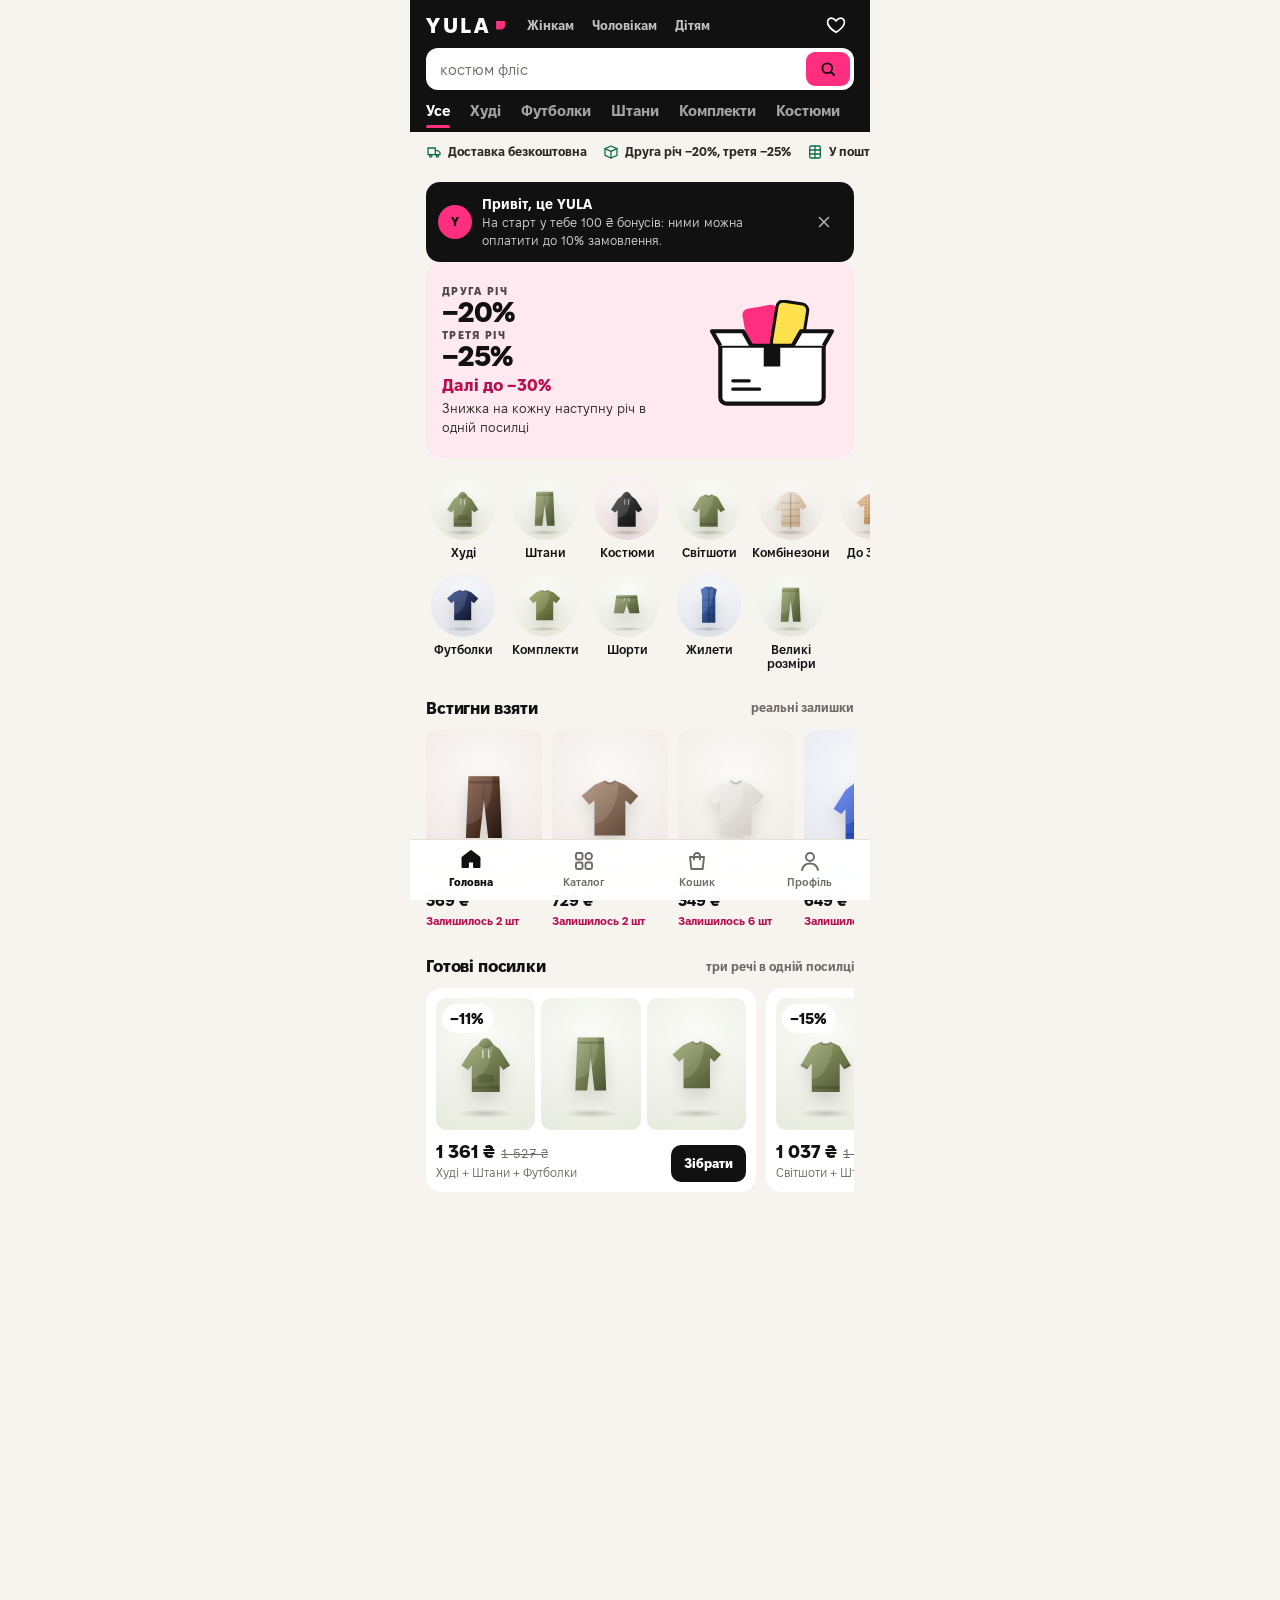
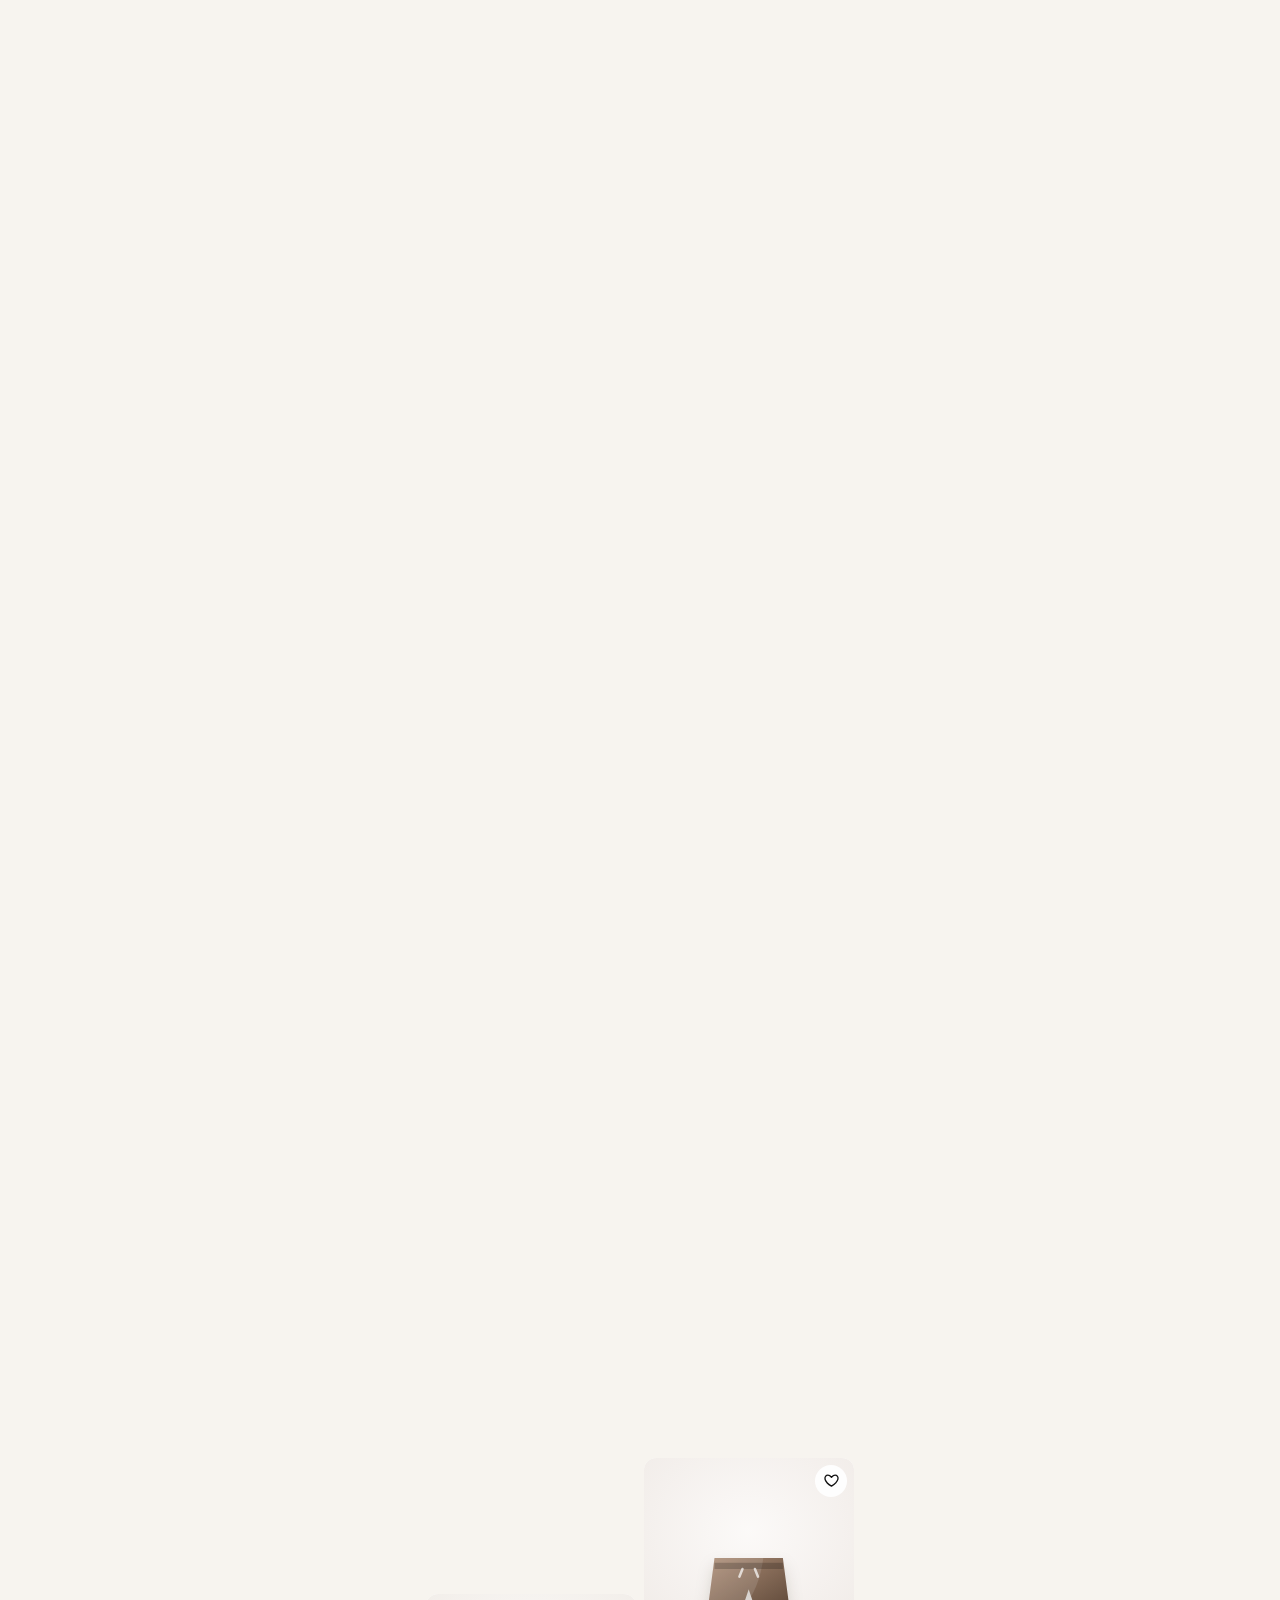
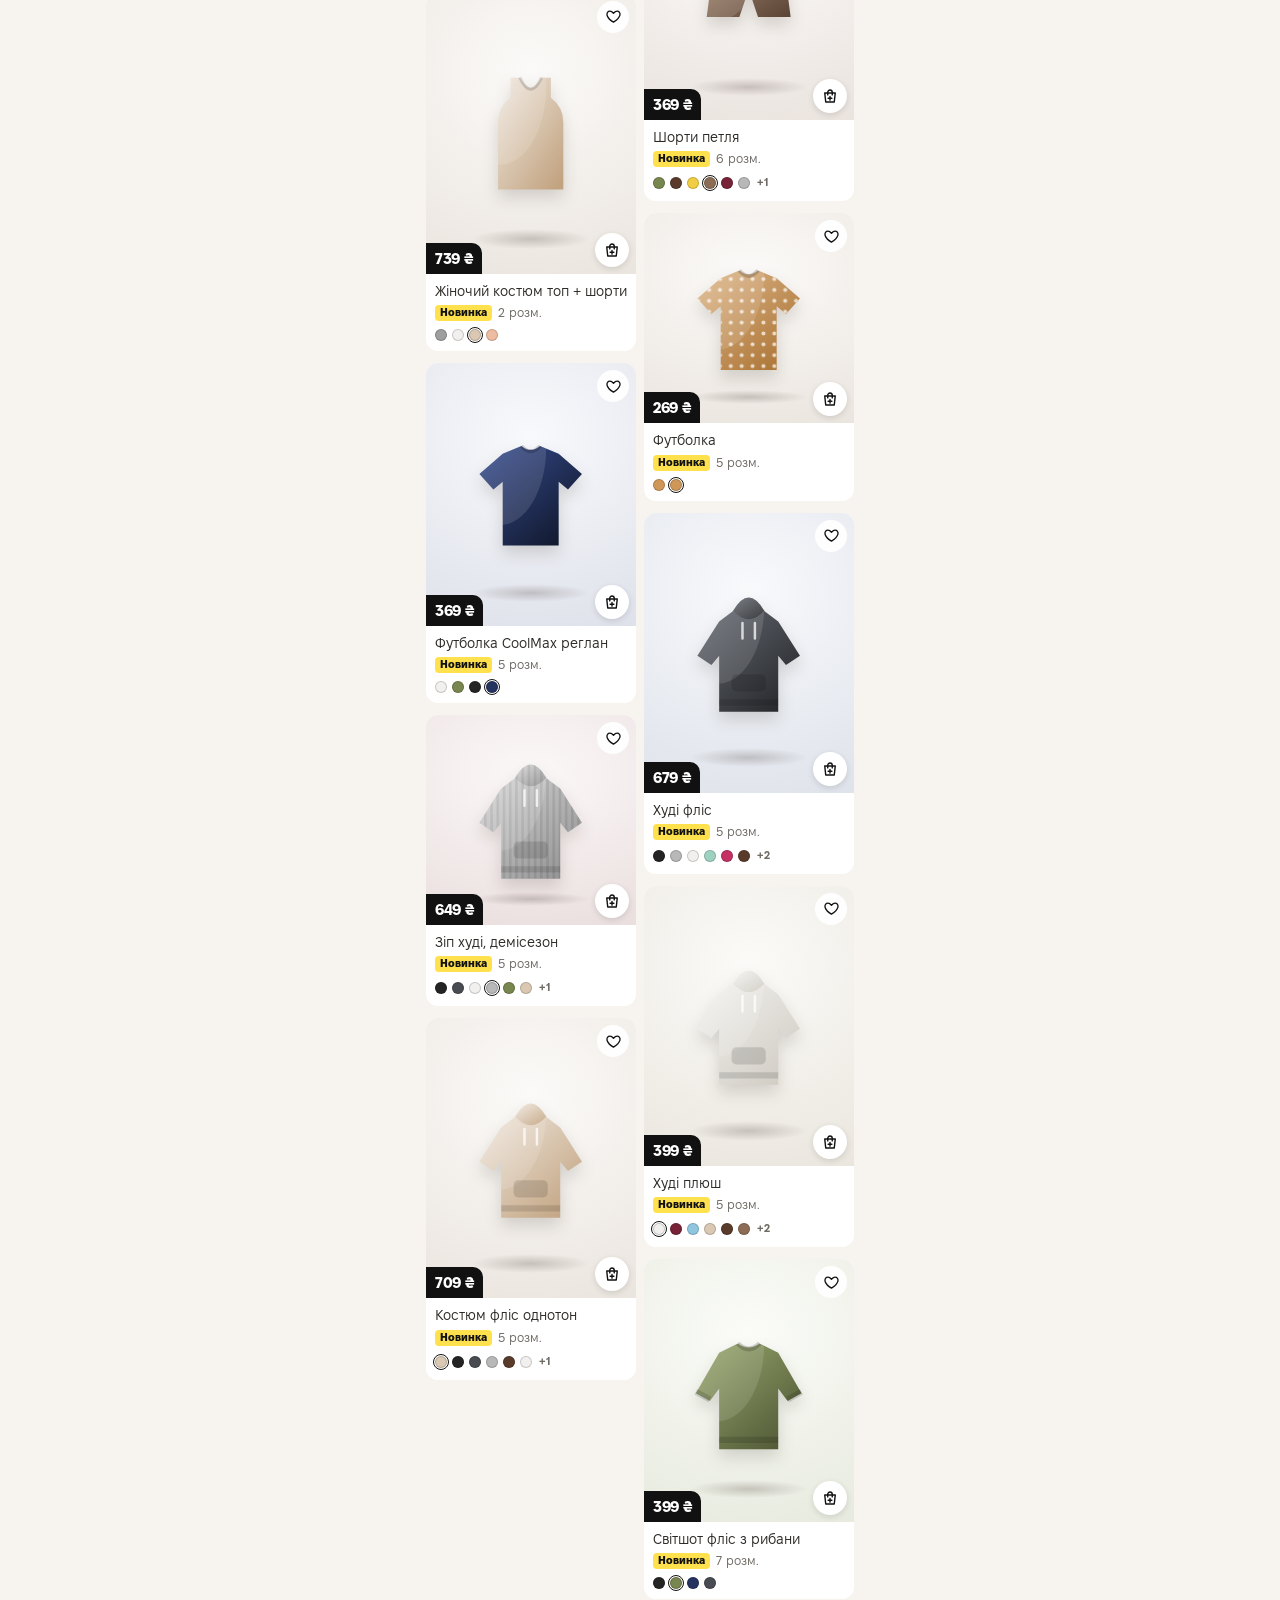
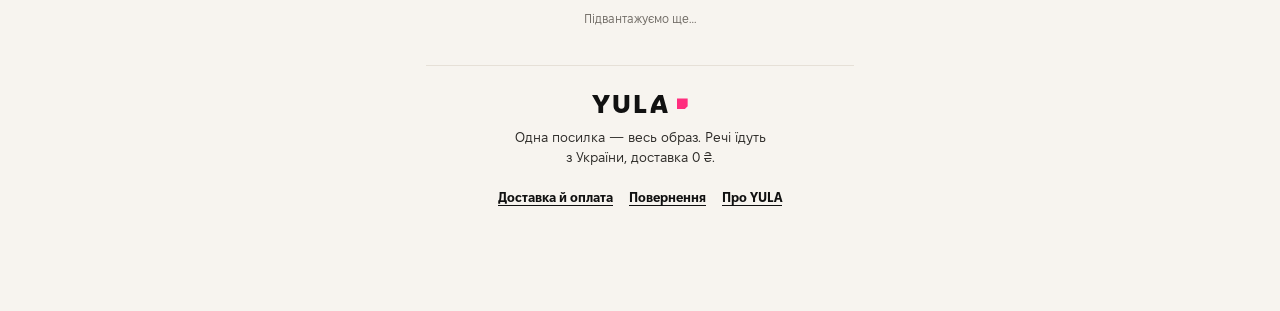
<file: index.html>
<!doctype html>
<html lang="uk">
<head>
<meta charset="utf-8">
<meta name="viewport" content="width=device-width, initial-scale=1, viewport-fit=cover">
<link rel="preload" href="fonts/FixelText-Regular.woff2" as="font" type="font/woff2" crossorigin>
<link rel="preload" href="fonts/FixelDisplay-ExtraBold.woff2" as="font" type="font/woff2" crossorigin>
<style>:root{padding-top:env(safe-area-inset-top,0px);padding-bottom:env(safe-area-inset-bottom,0px)}body{margin:0}img{max-width:100%}[hidden]{display:none!important}</style>
<title>YULA</title>
<meta name="claude:viewport-fit-sides" content="cover">
<style>
/*@@FIXEL@@*/
@font-face{font-family:"Fixel Text";font-weight:400;font-style:normal;font-display:swap;src:url("fonts/FixelText-Regular.woff2") format("woff2")}
@font-face{font-family:"Fixel Text";font-weight:500;font-style:normal;font-display:swap;src:url("fonts/FixelText-Medium.woff2") format("woff2")}
@font-face{font-family:"Fixel Text";font-weight:600;font-style:normal;font-display:swap;src:url("fonts/FixelText-SemiBold.woff2") format("woff2")}
@font-face{font-family:"Fixel Text";font-weight:700;font-style:normal;font-display:swap;src:url("fonts/FixelText-Bold.woff2") format("woff2")}
@font-face{font-family:"Fixel Text";font-weight:800;font-style:normal;font-display:swap;src:url("fonts/FixelText-ExtraBold.woff2") format("woff2")}
@font-face{font-family:"Fixel Display";font-weight:700;font-style:normal;font-display:swap;src:url("fonts/FixelDisplay-Bold.woff2") format("woff2")}
@font-face{font-family:"Fixel Display";font-weight:800;font-style:normal;font-display:swap;src:url("fonts/FixelDisplay-ExtraBold.woff2") format("woff2")}
/*@@END@@*/
/* Layout: phone-width shop. Graphite sticky header, warm milk ground, white product surfaces, pink only for actions, yellow only for promo. 60/30/10. Light-only by choice (dark theme is stage 2 in the brief). */
:root{
  --bg:#F7F4EF; --paper:#FFFFFF; --ink:#111111; --ink2:#2B2926; --muted:#6F6A64; --line:#E6E0D7; --soft:#EFEAE2;
  --pink:#FF2E7E; --pink-deep:#B8104F; --blush:#FFE9F1;
  --butter:#FFE14D; --green:#086B47; --green-soft:#E1F2E9; --warn:#B4520B;
  --f-d:"Fixel Display","Fixel Text",system-ui,-apple-system,"Segoe UI",Roboto,sans-serif;
  --f-b:"Fixel Text",system-ui,-apple-system,"Segoe UI",Roboto,sans-serif;
  --spring:cubic-bezier(.2,.9,.25,1.15); --out:cubic-bezier(.2,.8,.2,1);
  color-scheme:light;
}
*{box-sizing:border-box;-webkit-tap-highlight-color:transparent}
html,body{background:var(--bg);color:var(--ink)}
body{font-family:var(--f-b);font-size:15px;line-height:1.45}
body::before{content:"";position:fixed;inset:0 0 auto;height:env(safe-area-inset-top,0px);z-index:30;background:var(--ink)}
button{font:inherit;color:inherit;cursor:pointer;border:0;background:none;padding:0;text-align:inherit}
button:disabled{cursor:not-allowed}
button:focus-visible,input:focus-visible,select:focus-visible,[tabindex]:focus-visible{outline:2px solid var(--pink);outline-offset:2px}
.num{font-variant-numeric:tabular-nums}
.mark,.ph,.mega,.rib,.stk,.cta,.slide h3,.sh h3,.dp b,.pv,.huge,.onb .big,.rank,.code b,.result b,.lhead h2{font-feature-settings:"ss01"}
.pv,.pr,.dp b,.fc .pr,.t3 .pr,.huge{font-variant-numeric:tabular-nums lining-nums}
svg.i{width:18px;height:18px;flex:none;fill:none;stroke:currentColor;stroke-width:1.9;stroke-linecap:round;stroke-linejoin:round}
.app{max-width:460px;margin:0 auto;min-height:100vh;overflow-x:clip;padding-bottom:calc(72px + env(safe-area-inset-bottom,0px));background:var(--bg)}
.gut{padding-left:max(16px,env(safe-area-inset-left,0px));padding-right:max(16px,env(safe-area-inset-right,0px))}
.view{animation:viewIn .25s var(--out)}
@keyframes viewIn{from{opacity:.4;transform:translateY(6px)}}

/* header */
.hdr{position:sticky;top:env(safe-area-inset-top,0px);z-index:20;background:var(--ink);color:#fff;padding-top:8px}
.r1{display:flex;align-items:center;gap:10px;height:34px}
.mark{font:800 21px var(--f-d);letter-spacing:.12em;display:flex;align-items:center;gap:6px}
.mark b{width:9px;height:9px;background:var(--pink);clip-path:polygon(0 0,100% 0,100% 70%,70% 100%,0 100%);display:inline-block}
.r1 .sp{flex:1}
.hb{width:36px;height:36px;display:grid;place-items:center;position:relative;color:#fff}
.hb svg.i{width:22px;height:22px}
.hb .dot{position:absolute;top:6px;right:6px;width:8px;height:8px;border-radius:50%;background:var(--pink);box-shadow:0 0 0 2px var(--ink)}
.r2{display:flex;gap:8px;align-items:center;margin-top:6px}
.pill{flex:1;min-width:0;height:42px;background:#fff;border-radius:12px;display:flex;align-items:center;position:relative;overflow:hidden;color:var(--ink)}
.pill input{position:absolute;inset:0 52px 0 14px;border:0;outline:0;background:transparent;font:inherit;font-size:16px;color:var(--ink);z-index:2;width:auto}
.hint{position:absolute;left:14px;right:88px;top:11px;height:21px;overflow:hidden;color:var(--muted);pointer-events:none;z-index:1}
.hint span{position:absolute;left:0;top:0;white-space:nowrap;transition:transform .4s var(--spring),opacity .3s}
.hint span.out{transform:translateY(-110%);opacity:0}.hint span.in{transform:translateY(110%);opacity:0}
.pill.typing .hint{visibility:hidden}
.cam{position:absolute;right:50px;top:0;bottom:0;width:36px;display:grid;place-items:center;color:var(--ink2);z-index:3}
.cam svg.i{width:21px;height:21px}
.gos{position:absolute;right:4px;top:4px;bottom:4px;width:44px;border-radius:9px;background:var(--pink);color:var(--ink);display:grid;place-items:center;z-index:3}
.sugg{display:flex;gap:7px;flex-wrap:wrap;padding-top:10px}
.sugg small{width:100%;color:rgba(255,255,255,.6);font-size:12px}
.sugg button{border:1px solid rgba(255,255,255,.28);border-radius:999px;padding:6px 11px;font-size:13px;font-weight:600}
.ntabs{display:flex;gap:20px;overflow-x:auto;scrollbar-width:none;position:relative;padding-top:10px;padding-bottom:10px}
.ntabs::-webkit-scrollbar{display:none}
.nt{color:rgba(255,255,255,.62);font-weight:700;font-size:15px;flex:none;transition:color .2s}
.nt[aria-selected="true"]{color:#fff}
.ind{position:absolute;bottom:4px;height:3px;border-radius:3px;background:var(--pink);transition:left .3s var(--spring),width .3s var(--spring)}
.net{background:var(--warn);color:#fff;font-size:13px;font-weight:700;display:flex;gap:8px;align-items:center;padding-block:8px}
.ecob{background:var(--soft);font-size:12.5px;font-weight:600;color:var(--ink2);display:flex;gap:8px;align-items:center;padding-block:7px}

/* trust strip */
.trust{display:flex;gap:16px;overflow-x:auto;scrollbar-width:none;padding-block:11px;font-size:12.5px;font-weight:700;color:var(--ink2)}
.trust::-webkit-scrollbar{display:none}
.trust span{display:flex;gap:6px;align-items:center;flex:none}
.trust svg.i{width:16px;height:16px;color:var(--green)}

/* hero */
.hero{position:relative;margin-inline:max(16px,env(safe-area-inset-left,0px)) max(16px,env(safe-area-inset-right,0px));border-radius:16px;overflow:hidden}
.track{display:flex;overflow-x:auto;scroll-snap-type:x mandatory;scrollbar-width:none}
.track::-webkit-scrollbar{display:none}
.slide{flex:0 0 100%;scroll-snap-align:start;height:196px;position:relative;overflow:hidden;display:block;width:100%;text-align:left}
.s1{background:repeating-conic-gradient(from 45deg,var(--pink) 0 25%,#FF4A91 0 50%) 0 0/36px 36px;color:#fff}
.rib{position:absolute;top:18px;left:-10px;transform:rotate(-6deg);background:var(--ink);color:#fff;font:800 11px var(--f-d);letter-spacing:.12em;padding:7px 18px 7px 24px}
.mega{position:absolute;left:16px;bottom:22px;font-family:var(--f-d);line-height:.82}
.mega small{display:block;font:900 19px var(--f-d);margin-bottom:6px}
.mega b{display:block;font-size:60px;font-weight:800;letter-spacing:-.03em;text-shadow:4px 4px 0 var(--ink)}
.stk{position:absolute;right:16px;top:30px;width:92px;height:92px;border-radius:50%;background:var(--butter);color:var(--ink);display:grid;place-items:center;text-align:center;font:900 10.5px/1.15 var(--f-d);box-shadow:0 0 0 3px var(--ink)}
.stk::before{content:"";position:absolute;inset:6px;border:2px dashed var(--ink);border-radius:50%;animation:spin 16s linear infinite}
.stk span{transform:rotate(10deg)}
.cta{position:absolute;right:16px;bottom:22px;background:#fff;color:var(--ink);font:800 10.5px var(--f-d);letter-spacing:.08em;padding:9px 13px;border-radius:999px;display:flex;gap:6px;align-items:center}
.cta em{font-style:normal;display:inline-block;animation:nudge 1.6s ease-in-out infinite}
@keyframes nudge{50%{transform:translateX(4px)}}
@keyframes spin{to{transform:rotate(360deg)}}
.s2{background:var(--blush);color:var(--ink)}
.s2 h3{position:absolute;left:16px;top:22px;margin:0;font:900 28px/.95 var(--f-d);letter-spacing:-.02em}
.s2 p{position:absolute;left:16px;bottom:22px;margin:0;font-size:13px;max-width:54%;color:var(--ink2)}
.s2 p b{display:block;font:900 16px var(--f-d);color:var(--pink-deep);margin-bottom:2px}
.mw{position:absolute;right:26px;top:36px;width:118px;height:118px;border-radius:50%;border:5px solid var(--ink);background:conic-gradient(var(--pink) 0 60deg,#fff 0 120deg,var(--butter) 0 180deg,var(--ink) 0 240deg,#fff 0 300deg,var(--pink) 0);animation:spin 10s linear infinite}
.mw::after{content:"";position:absolute;inset:36%;border-radius:50%;background:var(--butter);border:4px solid var(--ink)}
@keyframes bob{50%{transform:translateY(-6px)}}
.s3{background:var(--ink);color:#fff}
.s3 h3{position:absolute;left:16px;top:22px;margin:0;font:900 27px/.95 var(--f-d);letter-spacing:-.02em}
.s3 p{position:absolute;left:16px;bottom:22px;margin:0;font-size:13px;color:rgba(255,255,255,.78);max-width:58%}
.spool{position:absolute;right:26px;top:36px;width:84px;height:120px}
.spool i{position:absolute;left:12px;top:10px;width:60px;height:92px;border-radius:10px;background:repeating-linear-gradient(0deg,var(--pink) 0 4px,#FF5C9B 4px 7px);animation:bob 3s ease-in-out infinite}
.spool i::before,.spool i::after{content:"";position:absolute;left:-8px;right:-8px;height:12px;border-radius:4px;background:#F2EDE4}
.spool i::before{top:-6px}.spool i::after{bottom:-6px}
.spool b{position:absolute;left:41px;top:102px;width:2.5px;height:46px;background:var(--pink);transform-origin:top;animation:sway 3s ease-in-out infinite}
@keyframes sway{50%{transform:rotate(16deg)}}
.slide .anim{transition:transform .55s var(--spring),opacity .45s}
.slide:not(.on) .anim{transform:translateY(16px) scale(.95);opacity:0}
.dots{position:absolute;bottom:9px;left:0;right:0;display:flex;justify-content:center;gap:5px;pointer-events:none}
.dots i{width:6px;height:6px;border-radius:6px;background:rgba(127,127,127,.45);overflow:hidden;position:relative;transition:width .3s var(--spring)}
.dots i.on{width:22px}
.dots i.on::after{content:"";position:absolute;inset:0;background:#fff;transform-origin:left;animation:fill 4.6s linear forwards}
.hero.paused .dots i.on::after{animation-play-state:paused}
@keyframes fill{from{transform:scaleX(0)}}

/* circles */
.circles{display:grid;grid-auto-flow:column;grid-template-rows:repeat(2,auto);grid-auto-columns:74px;gap:12px 8px;overflow-x:auto;scrollbar-width:none;padding-block:18px 4px}
.circles::-webkit-scrollbar{display:none}
.cc{display:flex;flex-direction:column;align-items:center;gap:6px;font-size:12.5px;font-weight:600;text-align:center;line-height:1.15}
.ring{width:64px;height:64px;border-radius:50%;display:grid;place-items:center;transition:transform .2s var(--spring)}
.cc:active .ring{transform:scale(.92)}
.ring svg{width:74%;height:74%;filter:drop-shadow(0 4px 4px rgba(0,0,0,.12))}

/* section heads */
.sh{display:flex;align-items:center;justify-content:space-between;gap:10px;margin:22px 0 10px}
.sh h3{margin:0;font:900 16px var(--f-d);letter-spacing:-.01em;display:flex;gap:8px;align-items:center}
.sh .more{font-size:12.5px;font-weight:700;color:var(--muted);display:flex;gap:2px;align-items:center}
.tchips{display:flex;gap:3px;align-items:center;font:800 12px var(--f-d)}
.tchips b{background:var(--ink);color:#fff;border-radius:6px;padding:4px 5px;min-width:27px;text-align:center}
.hrow{display:flex;gap:10px;overflow-x:auto;scrollbar-width:none;padding-bottom:4px}
.hrow::-webkit-scrollbar{display:none}
.fc{flex:0 0 116px}
.fc .tile{aspect-ratio:3/4;border-radius:12px}
.fc .pr{margin-top:6px;font:800 15px var(--f-d)}
.fc .pr s{display:block;font:500 11px var(--f-b);color:var(--muted)}
.left{font-size:11.5px;font-weight:700;color:var(--pink-deep);margin-top:2px}
.lbar{height:4px;border-radius:4px;background:var(--soft);margin-top:4px;overflow:hidden}
.lbar i{display:block;height:100%;background:var(--pink);border-radius:4px}

.t3{display:grid;grid-template-columns:repeat(3,minmax(0,1fr));gap:8px}
.t3 button{position:relative}
.t3 .tile{aspect-ratio:3/4;border-radius:12px}
.rank{position:absolute;top:0;left:0;z-index:2;background:var(--butter);color:var(--ink);font:900 10px var(--f-d);padding:5px 8px;border-radius:12px 0 10px 0}
.t3 .pr{font:800 14px var(--f-d);margin-top:6px}
.t3 small{display:block;color:var(--muted);font-size:11px}


/* feed */
.ftabs{position:sticky;top:calc(env(safe-area-inset-top,0px) + var(--hh,140px));z-index:15;background:var(--bg);padding-block:10px;display:flex;gap:6px;overflow-x:auto;scrollbar-width:none;margin-top:14px}
.ftabs::-webkit-scrollbar{display:none}
.ft{position:relative;z-index:2;padding:8px 13px;border-radius:999px;font-weight:700;font-size:13.5px;flex:none;transition:color .2s;background:var(--paper);display:flex;gap:5px;align-items:center}
.ft svg.i{width:15px;height:15px}
.ft[aria-selected="true"]{color:#fff;background:transparent}
.find{position:absolute;z-index:1;top:10px;height:calc(100% - 20px);border-radius:999px;background:var(--ink);transition:left .3s var(--spring),width .3s var(--spring)}
.tile{position:relative;display:grid;place-items:center;overflow:hidden;background:radial-gradient(120% 85% at 50% 28%,hsl(var(--h) 35% 98%),hsl(var(--h) 22% 89%))}
.tile::after{content:"";position:absolute;left:22%;right:22%;bottom:9%;height:7%;border-radius:50%;background:radial-gradient(closest-side,rgba(40,25,20,.2),transparent)}
.tile>img{position:absolute;inset:0;width:100%;height:100%;object-fit:cover;z-index:2;background:var(--paper)}
.tile>svg{width:74%;height:74%;position:relative;z-index:1;filter:drop-shadow(0 8px 8px rgba(30,20,10,.15))}
.mas{columns:2;column-gap:8px}
.pc{break-inside:avoid;margin-bottom:12px;display:block;background:var(--paper);border-radius:12px;overflow:hidden;animation:cardIn .45s var(--spring) both}
@keyframes cardIn{from{opacity:0;transform:translateY(14px)}}
.pc .tile{border-radius:0}
.bdgs{position:absolute;top:8px;left:8px;z-index:3;display:flex;flex-direction:column;gap:4px;align-items:flex-start}
.bdg{font:800 10.5px var(--f-b);padding:3px 6px;border-radius:5px;display:flex;gap:3px;align-items:center;letter-spacing:.01em}
.bdg svg.i{width:12px;height:12px;stroke-width:2.4}
.bdg.td{background:var(--ink);color:#fff}
.bdg.ua{background:#fff;color:var(--ink);box-shadow:inset 0 0 0 1.5px var(--ink)}
.bdg.vf{background:var(--green-soft);color:var(--green)}
.heart{position:absolute;top:7px;right:7px;width:32px;height:32px;border-radius:50%;background:rgba(255,255,255,.94);display:grid;place-items:center;z-index:3;color:var(--ink)}
.heart svg.i{width:17px;height:17px}
.heart.on{color:var(--pink)}
.heart.on svg.i{fill:var(--pink);animation:pop .4s var(--spring)}
.heart.on::after{content:"";position:absolute;inset:-3px;border-radius:50%;border:2px solid var(--pink);animation:ring .45s ease-out forwards}
@keyframes pop{0%{transform:scale(.5)}60%{transform:scale(1.3)}}
@keyframes ring{from{transform:scale(.6);opacity:1}to{transform:scale(1.5);opacity:0}}
.pbar{position:absolute;left:0;bottom:0;z-index:3;display:flex;align-items:center}
.pv{background:var(--ink);color:#fff;font:800 14.5px var(--f-d);padding:6px 9px 5px;border-radius:0 10px 0 0;letter-spacing:-.02em}
.off{background:var(--butter);color:var(--ink);font:800 11px var(--f-b);padding:2px 5px;border-radius:4px;margin-left:5px}
.add{position:absolute;right:7px;bottom:7px;z-index:3;width:34px;height:34px;border-radius:50%;background:#fff;display:grid;place-items:center;color:var(--ink);box-shadow:0 2px 6px rgba(0,0,0,.12)}
.add svg.i{width:18px;height:18px}
.pmeta{padding:8px 9px 10px}
.pn{font-size:14px;line-height:1.3;color:var(--ink2);display:-webkit-box;-webkit-line-clamp:2;-webkit-box-orient:vertical;overflow:hidden}
.ps{display:flex;gap:6px;align-items:center;margin-top:4px;font-size:12.5px;color:var(--muted);flex-wrap:wrap}
.star{color:var(--ink);font-weight:700;display:inline-flex;gap:2px;align-items:center}
.star svg{width:12px;height:12px;fill:var(--ink)}
.newb{font-weight:800;color:var(--ink);background:var(--butter);border-radius:4px;padding:0 5px;font-size:11px}
.who{display:flex;gap:2px;margin-left:4px;min-width:0;overflow-x:auto;scrollbar-width:none}
.who::-webkit-scrollbar{display:none}
.who button{flex:none;padding:6px 8px;border-radius:999px;font-weight:700;font-size:13px;color:rgba(255,255,255,.74);min-height:34px;transition:background .2s,color .2s}
@media(max-width:390px){.who{margin-left:0}.who button{padding:6px 5px;font-size:12px}.r1{gap:6px}}
.who button[aria-selected="true"]{background:#fff;color:var(--ink)}
.gh{margin:20px 0 10px;font-size:15px;font-weight:800}
.cc small{color:var(--muted);font-weight:600;font-size:11.5px;margin-top:-3px}
.scope{margin:0 0 10px;font-size:12.5px;color:var(--muted)}
.scope button{text-decoration:underline;text-underline-offset:3px;font-weight:700;color:var(--ink2)}
.fwrap{display:flex;flex-wrap:wrap;gap:7px}
.fch .sw{width:14px;height:14px;border-radius:50%;box-shadow:inset 0 0 0 1px rgba(0,0,0,.18);flex:none}
.xx{margin-left:auto;width:36px;height:36px;display:grid;place-items:center;flex:none;opacity:.7}
.rstrip{display:flex;justify-content:space-between;align-items:center;gap:10px;width:100%;text-align:left;background:var(--paper);border-radius:12px;padding:11px 13px;margin-top:10px;font-size:13.5px}
.rstrip>b{flex:none;font-size:13px}
.rstrip.warn{background:var(--blush);color:var(--pink-deep)}
.rstrip.mut{color:var(--ink2)}
.gift{display:flex;gap:8px;align-items:center;margin-top:10px;font-size:12.5px;font-weight:700;color:var(--ink2)}
.gift svg.i{width:16px;height:16px;flex:none}
.gift.on{color:var(--green)}
.bumpa{display:flex;gap:8px;align-items:center;margin-top:8px}
.bumpa select.f{margin-top:0;flex:1;min-width:0;padding:8px 10px}
.tgc{display:flex;gap:10px;align-items:center;background:var(--paper);border-radius:16px;padding:12px 14px;margin-top:12px;text-decoration:none;color:var(--ink)}
.tgc>span:nth-child(2){flex:1;min-width:0}
.tgc b{display:block;font-size:14px}
.tgc small{display:block;color:var(--muted);font-size:12.5px}
.club h4{justify-content:space-between}
.lvn{font:800 11px var(--f-b);letter-spacing:.08em;text-transform:uppercase;background:var(--butter);border-radius:6px;padding:3px 8px}
.lvs{display:grid;grid-template-columns:repeat(3,minmax(0,1fr));gap:6px}
.lvs div{background:var(--bg);border-radius:12px;padding:10px 6px;text-align:center;opacity:.6}
.lvs div.on{opacity:1;box-shadow:inset 0 0 0 1.5px var(--ink)}
.lvs i{width:24px;height:24px;border-radius:50%;background:var(--ink);color:#fff;display:grid;place-items:center;margin:0 auto 6px;font:800 12px var(--f-d);font-style:normal}
.lvs i svg.i{width:13px;height:13px;stroke-width:3}
.lvs b{display:block;font-size:13px}
.lvs small{display:block;color:var(--muted);font-size:11px;line-height:1.25;margin-top:2px}
.club p{margin:10px 0 0;font-size:12.5px;color:var(--muted)}
.cdots{display:flex;gap:5px;align-items:center;margin-top:7px}
.cdots i{width:12px;height:12px;border-radius:50%;box-shadow:inset 0 0 0 1px rgba(0,0,0,.18)}
.cdots i.on{outline:1.5px solid var(--ink);outline-offset:1.5px}
.cdots small{font-size:11px;color:var(--muted);font-weight:700;margin-left:2px}
.xoff{display:inline-block;background:var(--pink);color:var(--ink);font:900 12px var(--f-d);border-radius:6px;padding:2px 6px;letter-spacing:.01em}
.fc{position:relative}
.fc>.xoff{position:absolute;left:6px;top:6px;z-index:2;font-size:13px;padding:3px 7px}
.xoff.in{font-size:11px;padding:1px 5px;vertical-align:1px}
.set{position:relative}
.xoff.set{position:absolute;left:16px;top:16px;font-size:15px;padding:4px 8px}
.xbig{display:flex;gap:10px;align-items:center;margin-top:8px;background:var(--pink);color:var(--ink);border-radius:12px;padding:10px 12px}
.xbig svg.i{width:22px;height:22px;flex:none}
.xbig b{display:block;font:900 15px var(--f-d)}
.xbig s{font:600 12.5px var(--f-b);opacity:.7;margin:0 4px}
.xbig small{display:block;font-size:12px;font-weight:600}
.slide h3.tiers{display:grid;gap:2px;line-height:.92}
.slide h3.tiers span{display:block}
.slide h3.tiers small{display:block;font:800 11px var(--f-b);letter-spacing:.12em;opacity:.75;margin-bottom:1px}
.hero.one .slide{cursor:pointer}
.cta .left{margin-left:4px;font:700 12px var(--f-b);letter-spacing:0;opacity:.92;background:rgba(17,17,17,.18);border-radius:999px;padding:3px 9px}
.pstr{display:flex;align-items:center;gap:12px;width:100%;text-align:left;background:var(--paper);border-radius:14px;padding:10px 12px;margin-top:10px}
.pstr .bxi{width:44px;height:38px;flex:none;position:relative}
.pstr .bxi .bx{position:static;width:44px;height:38px}
.pstr>span:nth-child(2){flex:1;min-width:0}
.pstr b{display:block;font:800 14px var(--f-d)}
.pstr small{display:flex;flex-wrap:wrap;gap:4px;margin-top:4px}
.pstr small i{font-style:normal;font:800 11.5px var(--f-d);background:var(--pink);color:var(--ink);border-radius:6px;padding:2px 6px}
.pstr svg.i{width:18px;height:18px;flex:none;color:var(--muted)}
.gzoom{position:absolute;left:12px;bottom:12px;z-index:3;width:36px;height:36px;border-radius:50%;background:rgba(255,255,255,.92);display:grid;place-items:center;box-shadow:0 2px 8px rgba(0,0,0,.15)}
.gzoom svg.i{width:18px;height:18px}
.frame.photo{cursor:zoom-in}
.thumbs{display:flex;gap:8px;overflow-x:auto;scrollbar-width:none;padding-top:10px}
.thumbs::-webkit-scrollbar{display:none}
.thumbs button{flex:0 0 52px;height:64px;border-radius:10px;overflow:hidden;opacity:.55;transition:opacity .2s,box-shadow .2s}
.thumbs button[aria-pressed="true"]{opacity:1;box-shadow:inset 0 0 0 2px var(--ink)}
.thumbs .tile{width:100%;height:100%;display:block;border-radius:0}
.thumbs .tile>svg{display:none}
.meta2{display:flex;flex-wrap:wrap;gap:4px 12px;font-size:13px;margin-top:6px;color:var(--muted)}
.meta2 .fitc{background:var(--green-soft,#E3F3EB);color:var(--green);font-weight:800;border-radius:6px;padding:1px 7px}
.perks{display:grid;gap:8px;margin-top:16px}
.perks .save,.perks .pline,.perks .parts{margin-top:0}
.viewer{position:fixed;inset:0;z-index:80;background:#0d0b0a;animation:fade .2s}
.vtrack{display:flex;height:100%;overflow-x:auto;scroll-snap-type:x mandatory;scrollbar-width:none}
.vtrack::-webkit-scrollbar{display:none}
.vs{flex:0 0 100%;height:100%;scroll-snap-align:start;overflow:hidden;display:grid;place-items:center;touch-action:pan-x pan-y pinch-zoom}
.vs img{max-width:100%;max-height:100%;object-fit:contain;user-select:none;-webkit-user-select:none}
.vs.z{overflow:auto;display:block;cursor:grab}
.vs.z img{max-width:none;max-height:none;width:240%;height:auto}
.vtop{position:absolute;left:0;right:0;top:0;display:flex;align-items:center;gap:8px;padding:calc(12px + env(safe-area-inset-top,0px)) max(16px,env(safe-area-inset-right,0px)) 12px max(16px,env(safe-area-inset-left,0px));color:#fff;background:linear-gradient(rgba(0,0,0,.55),transparent)}
.vtop span{margin-right:auto;font-weight:700;font-size:14px}
.vtop button{width:44px;height:44px;border-radius:50%;background:rgba(255,255,255,.14);display:grid;place-items:center;color:#fff}
.vtop svg.i{width:20px;height:20px}
.dpop{position:fixed;z-index:70;transform:translate(-50%,0);background:var(--pink);color:var(--ink);font:900 15px var(--f-d);padding:5px 10px;border-radius:10px;pointer-events:none;box-shadow:0 6px 16px rgba(255,46,126,.35);white-space:nowrap}
@media (prefers-reduced-motion:reduce){.viewer{animation:none}}
.ya{width:34px;height:34px;border-radius:50%;background:var(--pink);color:var(--ink);display:grid;place-items:center;font:900 12px var(--f-d);flex:none}
.hello{display:flex;gap:10px;align-items:center;background:var(--ink);color:#fff;border-radius:14px;padding:12px;margin-top:10px}
.hello b{display:block;font-size:14px}
.hello small{display:block;font-size:12.5px;opacity:.8}
.hello .xx{margin-left:auto;width:36px;height:36px;display:grid;place-items:center;flex:none;opacity:.7}
.bx{position:absolute;right:20px;top:38px;width:124px;height:108px}
.pcl{position:relative;background:var(--paper);border-radius:16px;padding:14px;margin-top:12px;border:1.5px dashed var(--ink);overflow:hidden}
.pcl::before{content:"";position:absolute;right:14px;top:14px;width:52px;height:20px;background:repeating-linear-gradient(90deg,var(--ink) 0 2px,transparent 2px 4px,var(--ink) 4px 5px,transparent 5px 8px,var(--ink) 8px 11px,transparent 11px 13px)}
.pcl .cap{font:800 10.5px var(--f-b);letter-spacing:.12em;text-transform:uppercase;color:var(--muted);padding-right:64px}
.pcl h4{margin:6px 0 0;font:900 17px/1.15 var(--f-d);letter-spacing:-.01em;padding-right:64px;text-wrap:balance}
.pcl p{margin:6px 0 0;font-size:13.5px;color:var(--ink2)}
.slots{display:flex;gap:6px;margin-top:12px}
.slots span{flex:1;min-width:0;height:40px;border-radius:10px;display:grid;place-items:center;font:800 12px var(--f-d);border:1.5px dashed var(--line);color:var(--muted);white-space:nowrap}
.slots span.on{background:var(--ink);border-color:var(--ink);border-style:solid;color:#fff}
.slots span.nx{border-color:var(--pink-deep);color:var(--pink-deep);background:var(--blush)}
.slots svg.i{width:16px;height:16px;stroke-width:2.8}
.fc .in{font-size:11px;color:var(--muted);font-weight:600;margin-top:1px;text-align:left}
.pline{display:flex;gap:8px;align-items:center;width:100%;text-align:left;margin-top:8px;background:var(--blush);color:var(--ink);border-radius:11px;padding:9px 12px;font-size:13px;font-weight:600}
.pline svg.i{width:18px;height:18px;flex:none}
.pline span{flex:1;min-width:0}
.jl{display:flex;gap:10px;align-items:flex-start;margin-top:14px}
.jl b{display:block;font-size:14px}
.jl small{display:block;color:var(--muted);font-size:12.5px;margin-top:2px}
.sets{display:flex;gap:10px;overflow-x:auto;scrollbar-width:none;padding-bottom:4px}
.sets::-webkit-scrollbar{display:none}
.set{flex:0 0 min(86%,330px);background:var(--paper);border-radius:16px;padding:10px;text-align:left}
.set .trio{display:grid;grid-template-columns:repeat(3,minmax(0,1fr));gap:6px}
.set .trio .tile{aspect-ratio:3/4;border-radius:10px}
.set .bt{display:flex;justify-content:space-between;align-items:flex-end;gap:8px;margin-top:10px}
.set .bt>span:first-child{min-width:0}
.set .bt b{font:900 18px var(--f-d)}
.set .bt s{color:var(--muted);font-size:12.5px;margin-left:6px}
.set .bt small{display:block;color:var(--muted);font-size:12px;overflow:hidden;text-overflow:ellipsis;white-space:nowrap}
.set .go{background:var(--ink);color:#fff;border-radius:10px;padding:9px 13px;font-weight:800;font-size:13px;flex:none}
.stars{display:flex;gap:2px}
.stars button{width:44px;height:44px;display:grid;place-items:center;color:var(--line)}
.stars button[aria-pressed="true"]{color:var(--ink)}
.stars svg{width:30px;height:30px;fill:currentColor}
.ta{display:block;width:100%;min-height:76px;border:1.5px solid var(--line);border-radius:11px;padding:10px 12px;font:inherit;font-size:16px;background:var(--bg);color:var(--ink);resize:vertical;margin-top:10px}
.rv{padding-block:10px;border-bottom:1px solid var(--line);font-size:13.5px}
.rv:last-child{border-bottom:0}
.rv small{display:block;color:var(--muted);font-size:12px;margin-top:2px}
.foot{margin-top:26px;padding:20px 0 22px;border-top:1px solid var(--line);text-align:center}
.foot .mk{font:900 26px var(--f-d);letter-spacing:.08em;display:inline-flex;align-items:center;gap:7px;font-feature-settings:"ss01"}
.foot .mk b{width:11px;height:11px;background:var(--pink);clip-path:polygon(0 0,100% 0,100% 70%,70% 100%,0 100%)}
.foot p{margin:6px auto 10px;font-size:13.5px;color:var(--ink2);max-width:32ch}
.foot nav{display:flex;flex-wrap:wrap;justify-content:center;gap:2px 16px;font-size:13px;font-weight:700}
.foot nav button{text-decoration:underline;text-underline-offset:3px;min-height:40px}
.foot small{display:block;margin-top:8px;font-size:12px;color:var(--muted)}
.was{color:var(--muted);font:500 12.5px var(--f-b)}
.save{display:flex;gap:6px;align-items:flex-start;margin-top:8px;font-size:13px;font-weight:700;color:var(--pink-deep);background:var(--blush);border-radius:10px;padding:8px 10px}
.pstrip{display:flex;justify-content:space-between;align-items:center;gap:10px;flex-wrap:wrap;width:100%;margin-top:10px;background:var(--butter);border-radius:12px;padding:10px 12px;font-size:13px}
.pstrip b{font-size:14px}
.codebox{display:flex;gap:8px;align-items:flex-end}
.codebox label{flex:1;min-width:0;margin-bottom:0}
.codebox .btn{min-height:47px}
.confirm{background:var(--blush);border-radius:16px;padding:14px;margin-top:12px}
.confirm b{font-size:16px}
.confirm p{margin:6px 0 12px;font-size:13.5px;color:var(--ink2)}
.acts2{display:grid;grid-template-columns:1.3fr 1fr;gap:8px}
.btn.soft{background:var(--soft);color:var(--ink)}
.sentinel{height:40px;display:grid;place-items:center;color:var(--muted);font-size:12px}
.note{font-size:11.5px;color:var(--muted);text-align:center;padding-block:4px 16px}

/* tab bar */
.tabs{position:fixed;bottom:0;left:50%;transform:translateX(-50%);width:min(100%,460px);background:rgba(255,255,255,.97);border-top:1px solid var(--line);display:grid;grid-template-columns:repeat(4,1fr);padding-top:6px;padding-bottom:calc(6px + env(safe-area-inset-bottom,0px));padding-left:max(4px,env(safe-area-inset-left,0px));padding-right:max(4px,env(safe-area-inset-right,0px));z-index:25}
.tab{display:flex;flex-direction:column;align-items:center;gap:2px;font-size:11px;font-weight:600;color:var(--muted);position:relative;padding-block:2px;min-height:48px;justify-content:center}
.tab svg.i{width:24px;height:24px;transition:transform .25s var(--spring)}
.tab[aria-current="page"]{color:var(--ink);font-weight:800}
.tab[aria-current="page"] svg.i{transform:translateY(-2px)}
.tab[aria-current="page"] .fl{fill:var(--ink)}
.cnt{position:absolute;top:0;left:calc(50% + 5px);background:var(--pink);color:var(--ink);font-size:10px;font-weight:800;border-radius:999px;min-width:18px;height:18px;display:grid;place-items:center;padding:0 4px;border:2px solid #fff}
.cnt.bump{animation:bump .45s var(--spring)}
@keyframes bump{40%{transform:scale(1.45)}}

/* catalog */
.catv{display:grid;grid-template-columns:104px minmax(0,1fr)}
.side{background:var(--soft);position:sticky;top:calc(env(safe-area-inset-top,0px) + var(--hh,140px));align-self:start;max-height:calc(100vh - 220px);overflow-y:auto;scrollbar-width:none}
.side button{display:block;width:100%;padding:13px 10px 13px 13px;font-size:13px;line-height:1.2;color:var(--ink2);position:relative}
.side button[aria-selected="true"]{background:var(--bg);font-weight:800;color:var(--ink)}
.side button[aria-selected="true"]::before{content:"";position:absolute;left:0;top:10px;bottom:10px;width:3px;background:var(--pink)}
.cmain{padding:4px 12px 20px;min-width:0}
.cmain h4{margin:14px 0 10px;font-size:15px;font-weight:800}
.cgrid{display:grid;grid-template-columns:repeat(3,minmax(0,1fr));gap:14px 8px}
.cgrid .ring{width:100%;height:auto;aspect-ratio:1;max-width:84px}
.cgrid .all .ring{background:var(--paper)}
.cgrid .all svg.i{width:34%;height:34%;filter:none}
.cban{border-radius:14px;padding:14px;background:var(--ink);color:#fff;display:flex;justify-content:space-between;align-items:center;margin-top:18px;width:100%;gap:10px}
.cban b{display:block;font:900 14px/1.1 var(--f-d)}
.cban small{display:block;font-size:12px;opacity:.75;margin-top:4px}

/* listing */
.lhead{display:flex;align-items:center;gap:10px;padding-block:12px 2px}
.lhead h2{margin:0;font:900 18px var(--f-d);flex:1;min-width:0;overflow:hidden;text-overflow:ellipsis;white-space:nowrap}
.back{width:38px;height:38px;border-radius:50%;background:var(--paper);display:grid;place-items:center;flex:none}
.fchips{display:flex;gap:7px;overflow-x:auto;scrollbar-width:none;padding-block:10px 12px}
.fchips::-webkit-scrollbar{display:none}
.fch{flex:none;background:var(--paper);border:1.5px solid var(--line);border-radius:999px;padding:7px 12px;font-size:13px;font-weight:700;display:flex;gap:5px;align-items:center}
.fch[aria-pressed="true"]{border-color:var(--ink);background:var(--ink);color:#fff}
.qnote{background:var(--paper);border-radius:10px;padding:9px 12px;font-size:13px;color:var(--ink2);margin-bottom:10px}

/* common */
.ph{font:900 21px var(--f-d);margin:18px 0 4px;letter-spacing:-.01em}
.lead{color:var(--muted);margin:0 0 14px;max-width:60ch;font-size:14px}
.card{background:var(--paper);border-radius:16px;padding:14px;margin-top:12px}
.card h4{margin:0 0 10px;font-size:15px;font-weight:800;display:flex;gap:8px;align-items:center}
.card h4 .n{width:22px;height:22px;border-radius:50%;background:var(--ink);color:#fff;font:800 11px var(--f-d);display:grid;place-items:center}
.btn{border-radius:12px;padding:13px 16px;font-weight:800;background:var(--ink);color:#fff;transition:transform .12s;display:inline-flex;gap:6px;align-items:center;justify-content:center;min-height:48px}
.btn:active{transform:scale(.97)}
.btn.pink{background:var(--pink);color:var(--ink)}
.btn.ghost{background:var(--paper);color:var(--ink);box-shadow:inset 0 0 0 1.5px var(--ink)}
.btn.sm{padding:8px 12px;font-size:13px;border-radius:10px;min-height:38px}
.btn.block{width:100%}
.btn:disabled{background:var(--soft);color:var(--muted);box-shadow:none}
.row{display:flex;gap:12px;align-items:flex-start;padding-block:12px;border-bottom:1px solid var(--line)}
.row:last-child{border-bottom:0}
.row .tile{width:76px;height:94px;border-radius:10px;flex:none}
.row .info{flex:1;min-width:0}
.row .t{font-weight:600;font-size:13.5px;display:-webkit-box;-webkit-line-clamp:2;-webkit-box-orient:vertical;overflow:hidden}
.row .s{font-size:12.5px;color:var(--muted);margin-top:2px}
.row .pr{font:800 15px var(--f-d)}
.qty{display:flex;align-items:center;gap:6px}
.qty button{width:32px;height:32px;border-radius:9px;background:var(--soft);font-weight:800;font-size:16px}
.sum{display:flex;justify-content:space-between;padding:4px 0;gap:10px;font-size:14px}
.sum.total{font-weight:800;font-size:17px;border-top:1px dashed var(--line);margin-top:6px;padding-top:10px}
.minus{color:var(--green);font-weight:700}
label.f{display:block;font-size:12.5px;font-weight:700;color:var(--muted);margin-bottom:10px}
label.f input,select.f{display:block;width:100%;margin-top:4px;padding:12px;border:1.5px solid var(--line);border-radius:11px;background:var(--bg);color:var(--ink);font:inherit;font-size:16px}
.opt{display:flex;gap:10px;align-items:flex-start;border:1.5px solid var(--line);border-radius:12px;padding:11px 12px;margin-bottom:8px;cursor:pointer;transition:border-color .15s,background .15s}
.opt:has(input:checked){border-color:var(--ink);background:var(--bg)}
.opt:has(input:disabled){opacity:.55;cursor:not-allowed}
.opt input{accent-color:var(--ink);margin-top:3px;flex:none}
.opt .ot{flex:1;min-width:0}
.opt b{font-size:14px}
.opt small{display:block;color:var(--muted);font-size:12.5px}
.opt .tag{font-size:11px;font-weight:800;color:var(--green);background:var(--green-soft);border-radius:5px;padding:1px 6px;margin-left:4px;white-space:nowrap}
.seg{display:grid;grid-template-columns:repeat(3,1fr);background:var(--soft);border-radius:12px;padding:3px;gap:3px;margin-bottom:12px}
.seg button{border-radius:9px;padding:9px 4px;font-weight:700;font-size:13px;display:flex;flex-direction:column;align-items:center;gap:2px}
.seg button small{font-size:11px;color:var(--muted);font-weight:600}
.seg button[aria-pressed="true"]{background:var(--paper);box-shadow:0 1px 3px rgba(0,0,0,.08)}
.err{color:var(--pink-deep);font-size:13px;font-weight:700;min-height:18px}
.chk{display:flex;gap:10px;align-items:flex-start;font-size:13px;color:var(--ink2);margin:10px 0}
.chk input{width:20px;height:20px;accent-color:var(--ink);flex:none;margin:0}
.chk a{color:var(--ink);font-weight:700}
.prog{background:var(--paper);border-radius:14px;padding:12px 14px;margin-top:12px;position:relative}
.prog .tt{font-size:13.5px;font-weight:700;display:flex;justify-content:space-between;gap:8px}
.prog .bar{height:8px;border-radius:8px;background:var(--soft);margin-top:8px;overflow:hidden}
.prog .bar i{display:block;height:100%;border-radius:8px;background:var(--ink);transition:width .6s var(--spring)}
.prog.done .bar i{background:var(--green)}
.shop{display:flex;gap:8px;align-items:center;font-size:13px;font-weight:800;padding-top:4px}
.shop small{font-weight:600;color:var(--muted);margin-left:auto;display:flex;gap:4px;align-items:center}
.shop small.today{color:var(--green)}
.sw2{position:relative;width:46px;height:28px;border-radius:999px;background:var(--line);flex:none;transition:background .2s}
.sw2::after{content:"";position:absolute;top:3px;left:3px;width:22px;height:22px;border-radius:50%;background:#fff;box-shadow:0 1px 3px rgba(0,0,0,.2);transition:transform .25s var(--spring)}
.sw2[aria-checked="true"]{background:var(--ink)}
.sw2[aria-checked="true"]::after{transform:translateX(18px)}
.line{display:flex;align-items:center;gap:12px;padding-block:13px;border-bottom:1px solid var(--line);width:100%;font-size:14.5px}
.line:last-child{border-bottom:0}
.line .ic{width:34px;height:34px;border-radius:10px;background:var(--bg);display:grid;place-items:center;flex:none}
.line .tx{flex:1;min-width:0}
.line .tx small{display:block;color:var(--muted);font-size:12.5px}
.line>svg.i:last-child{color:var(--muted)}
.line:disabled{opacity:.55}
.empty{text-align:center;color:var(--muted);padding:44px 10px}
.empty .bigi{font:900 40px var(--f-d);color:var(--line)}
.link{display:flex;gap:8px;align-items:center;background:var(--bg);border-radius:11px;padding:7px 7px 7px 12px;margin-top:10px;overflow:hidden}
.link code{flex:1;min-width:0;overflow:hidden;text-overflow:ellipsis;white-space:nowrap;font:600 13.5px ui-monospace,monospace}
.timer{font-variant-numeric:tabular-nums;font-weight:800}
.coupon{display:flex;justify-content:space-between;align-items:center;background:var(--green-soft);color:var(--green);font-weight:800;border-radius:12px;padding:11px 13px;margin-top:12px;font-size:13.5px;gap:8px}
.drum{display:flex;gap:12px;align-items:center;width:100%;margin-top:12px;background:var(--butter);border-radius:14px;padding:12px}
.drum i{width:38px;height:38px;border-radius:50%;border:3px solid var(--ink);background:conic-gradient(var(--pink) 0 60deg,#fff 0 120deg,var(--ink) 0 180deg,#fff 0 240deg,var(--pink) 0 300deg,#fff 0);animation:spin 6s linear infinite;flex:none}
.drum b{display:block;font-size:14px}
.drum small{font-size:12.5px;color:var(--ink2)}
.prof{display:flex;align-items:center;gap:12px;padding:16px;border-radius:18px;background:var(--ink);color:#fff;margin-top:16px}
.ava{width:54px;height:54px;border-radius:50%;background:var(--pink);color:var(--ink);display:grid;place-items:center;font:900 15px var(--f-d);flex:none}
.prof .bal{margin-left:auto;text-align:right}
.prof .bal b{display:block;font:900 20px var(--f-d)}
.prof .bal small{opacity:.7;font-size:12px}
.fund .bar{height:8px;border-radius:8px;background:var(--soft);overflow:hidden;margin-top:8px}
.fund .bar i{display:block;height:100%;background:var(--ink);border-radius:8px}

/* tracking */
.tl{list-style:none;margin:0;padding:0}
.tl li{display:grid;grid-template-columns:26px 1fr;gap:10px;position:relative;padding-bottom:16px}
.tl li::before{content:"";position:absolute;left:12px;top:24px;bottom:0;width:2px;background:var(--line)}
.tl li:last-child::before{display:none}
.tl li.done::before{background:var(--ink)}
.tl .d{width:26px;height:26px;border-radius:50%;border:2px solid var(--line);background:var(--paper);display:grid;place-items:center;color:#fff}
.tl li.done .d{background:var(--ink);border-color:var(--ink)}
.tl li.cur .d{border-color:var(--pink);background:var(--pink);color:var(--ink);animation:pulse 1.6s ease-in-out infinite}
@keyframes pulse{50%{box-shadow:0 0 0 6px rgba(255,46,126,.18)}}
.tl .d svg.i{width:14px;height:14px;stroke-width:3}
.tl b{font-size:14.5px}
.tl small{display:block;color:var(--muted);font-size:12.5px}
.tl li:not(.done):not(.cur) b{color:var(--muted);font-weight:600}
.code{display:flex;gap:6px;justify-content:center;margin:10px 0 4px}
.code b{font:900 24px var(--f-d);background:var(--bg);border-radius:10px;width:42px;height:54px;display:grid;place-items:center}

/* sheet */
.ov{position:fixed;inset:0;background:rgba(17,12,8,.5);z-index:40;display:flex;align-items:flex-end;justify-content:center;animation:fade .2s}
@keyframes fade{from{opacity:0}}
.sheet{background:var(--paper);width:min(100%,460px);max-height:94vh;overflow-y:auto;overscroll-behavior:contain;border-radius:22px 22px 0 0;padding-bottom:calc(16px + env(safe-area-inset-bottom,0px));animation:up .38s var(--spring);position:relative}
.sheet.small{max-height:84vh}
@keyframes up{from{transform:translateY(50%)}}
.in{padding-left:max(16px,env(safe-area-inset-left,0px));padding-right:max(16px,env(safe-area-inset-right,0px))}
.grab{width:40px;height:4px;border-radius:4px;background:var(--line);margin:10px auto 6px}
.x{position:absolute;top:12px;right:12px;z-index:6;width:36px;height:36px;border-radius:50%;background:rgba(255,255,255,.94);display:grid;place-items:center;box-shadow:0 2px 8px rgba(0,0,0,.1)}
.gal{position:relative}
.gtrack{display:flex;overflow-x:auto;scroll-snap-type:x mandatory;scrollbar-width:none}
.gtrack::-webkit-scrollbar{display:none}
.frame{flex:0 0 100%;scroll-snap-align:start;aspect-ratio:1/1;max-width:100%;position:relative}
.frame .tile{width:100%;height:100%}
.frame .tile>svg{width:60%;height:60%}
.frame.back .tile>svg{transform:scaleX(-1)}
.frame.photo .tile>img{object-fit:contain;background:var(--paper)}
.frame.photo .tile::after{display:none}
.frame.zoom .tile>svg{transform:scale(2.7) translateY(6%);filter:none}
.frame.zoom .tile::after{display:none}
.lab{position:absolute;left:12px;bottom:12px;z-index:3;background:rgba(255,255,255,.92);font-size:12px;font-weight:700;padding:4px 9px;border-radius:999px}
.gcount{position:absolute;right:12px;bottom:12px;z-index:3;background:var(--ink);color:#fff;font-size:12px;font-weight:700;padding:4px 9px;border-radius:999px}
.tagcard{width:100%;height:100%;display:grid;place-items:center;background:var(--soft)}
.tagcard div{background:#fff;width:58%;padding:18px 16px;border-radius:6px;box-shadow:0 10px 24px rgba(0,0,0,.08);font-size:12px;line-height:1.5;position:relative}
.tagcard div::before{content:"";position:absolute;top:10px;left:50%;width:10px;height:10px;margin-left:-5px;border-radius:50%;box-shadow:inset 0 0 0 2px var(--line)}
.tagcard b{display:block;font:900 13px var(--f-d);margin:12px 0 6px;letter-spacing:.1em}
.dp{display:flex;align-items:baseline;gap:8px;margin-top:14px;flex-wrap:wrap}
.dp b{font:900 26px var(--f-d);letter-spacing:-.02em}
.dp s{color:var(--muted)}
.parts{font-size:13px;color:var(--ink2);margin-top:2px}
.parts b{font-weight:800}
.dname{font-size:15.5px;margin:6px 0 0;line-height:1.35}
.bline{display:flex;gap:6px;flex-wrap:wrap;margin-top:10px}
.bline .bdg{font-size:12px;padding:4px 8px;border-radius:7px}
.cut{display:flex;gap:8px;align-items:center;background:var(--green-soft);color:var(--green);border-radius:11px;padding:9px 12px;font-size:13px;font-weight:700;margin-top:12px}
.lbl{font-weight:800;font-size:14px;margin:18px 0 8px;display:flex;justify-content:space-between;align-items:baseline;gap:8px}
.lbl span{color:var(--muted);font-weight:500;font-size:13px}
.lbl button{font-size:13px;font-weight:700;text-decoration:underline;text-underline-offset:3px}
.sws{display:flex;gap:10px}
.sws button{width:38px;height:38px;border-radius:50%;box-shadow:inset 0 0 0 3px #fff;border:2px solid var(--line);transition:transform .2s var(--spring)}
.sws button[aria-pressed="true"]{border-color:var(--ink);transform:scale(1.08)}
.sizes{display:flex;flex-wrap:wrap;gap:8px}
.size{border:1.5px solid var(--line);border-radius:10px;padding:9px 12px;font-weight:700;min-width:52px;min-height:44px;position:relative;transition:all .15s}
.size[aria-pressed="true"]{border-color:var(--ink);background:var(--ink);color:#fff}
.size.oos{color:var(--muted);background:repeating-linear-gradient(135deg,transparent 0 6px,var(--soft) 6px 7px);text-decoration:line-through}
.size .few{position:absolute;top:-8px;right:-6px;background:var(--pink);color:var(--ink);font-size:9.5px;font-weight:800;padding:1px 4px;border-radius:4px;text-decoration:none}
.size .rec{position:absolute;bottom:-7px;left:50%;transform:translateX(-50%);background:var(--butter);color:var(--ink);font-size:9px;font-weight:800;padding:0 4px;border-radius:4px;white-space:nowrap}
.yula{display:flex;gap:10px;align-items:center;background:var(--bg);border-radius:12px;padding:10px 12px;margin-top:14px;width:100%}
.yula .ya{width:34px;height:34px;border-radius:50%;background:var(--pink);color:var(--ink);display:grid;place-items:center;font:900 12px var(--f-d);flex:none}
.yula b{font-size:13.5px;display:block}
.yula small{font-size:12.5px;color:var(--muted)}
.fit{margin-top:4px}
.fit .scale{position:relative;height:6px;border-radius:6px;background:linear-gradient(90deg,var(--soft),var(--line) 50%,var(--soft));margin:10px 0 6px}
.fit .mk{position:absolute;top:50%;width:16px;height:16px;border-radius:50%;background:var(--ink);border:3px solid #fff;box-shadow:0 1px 4px rgba(0,0,0,.3);transform:translate(-50%,-50%)}
.fit .ends{display:flex;justify-content:space-between;font-size:11.5px;color:var(--muted)}
.blk{border-top:1px solid var(--line);padding-block:16px;margin-top:16px}
.blk h5{margin:0 0 10px;font-size:15px;font-weight:800}
.dl{display:grid;grid-template-columns:auto 1fr;gap:6px 14px;font-size:13.5px;margin:0}
.dl dt{color:var(--muted)}
.dl dd{margin:0}
.seller{display:flex;gap:12px;align-items:center}
.seller .lg{width:46px;height:46px;border-radius:12px;background:var(--ink);color:#fff;display:grid;place-items:center;font:900 14px var(--f-d);flex:none}
.seller small{display:block;color:var(--muted);font-size:12.5px}
.sstats{display:grid;grid-template-columns:repeat(3,1fr);gap:8px;margin-top:12px}
.sstats div{background:var(--bg);border-radius:10px;padding:8px;text-align:center}
.sstats b{display:block;font:800 14px var(--f-d)}
.sstats small{font-size:11px;color:var(--muted)}
.rsum{display:grid;grid-template-columns:auto 1fr;gap:14px;align-items:center}
.rsum .big{font:900 34px var(--f-d)}
.rbars{display:grid;gap:3px;font-size:11.5px;color:var(--muted)}
.rbars div{display:grid;grid-template-columns:10px 1fr 30px;gap:6px;align-items:center}
.rbars i{height:5px;border-radius:5px;background:var(--soft);overflow:hidden;display:block}
.rbars i b{display:block;height:100%;background:var(--ink)}
.rv{padding-block:12px;border-top:1px solid var(--line)}
.rv .h{display:flex;gap:8px;align-items:center;font-size:13px;flex-wrap:wrap}
.rv .h b{font-weight:800}
.rv .h .ok{color:var(--green);font-weight:700;font-size:12px;display:flex;gap:3px;align-items:center}
.rv .m{font-size:12px;color:var(--muted);margin-top:2px}
.rv p{margin:6px 0 0;font-size:13.5px}
.buybar{position:sticky;bottom:0;background:var(--paper);padding-top:10px;display:grid;grid-template-columns:1fr 1.25fr;gap:8px;border-top:1px solid var(--line);z-index:4}
.buybar .btn{flex-direction:column;gap:0;padding:8px}
.buybar .btn b{font:800 14.5px var(--f-d)}
.buybar .btn span{font-size:11.5px;font-weight:600;opacity:.85}
.stable{overflow-x:auto;margin-top:8px}
.stable table{border-collapse:collapse;width:100%;font-size:13px;min-width:300px}
.stable th,.stable td{padding:8px 6px;text-align:center;border-bottom:1px solid var(--line)}
.stable th{font-weight:800;background:var(--bg)}
.stable td:first-child,.stable th:first-child{text-align:left;font-weight:700}
.rng{width:100%;accent-color:var(--ink)}
.rlab{display:flex;justify-content:space-between;font-weight:700;font-size:14px;margin-top:14px}
.result{background:var(--ink);color:#fff;border-radius:16px;padding:16px;margin-top:14px;animation:viewIn .3s var(--out)}
.result b{font:900 30px var(--f-d);color:var(--butter)}
.result small{display:block;opacity:.8;font-size:12.5px;margin-top:4px}

/* drum wheel */
.wheelwrap{position:relative;width:min(270px,74vw);aspect-ratio:1;max-width:100%;margin:12px auto 14px}
.wheel{width:100%;height:100%;border-radius:50%;border:7px solid var(--ink);position:relative;transition:transform 4.4s cubic-bezier(.15,.7,.1,1)}
.wheel span{position:absolute;left:50%;top:50%;width:46%;transform-origin:0 50%;font:800 12px var(--f-d);text-align:right;padding-right:12px;margin-top:-9px;line-height:18px}
.ptr{position:absolute;top:-12px;left:50%;transform:translateX(-50%);border-left:14px solid transparent;border-right:14px solid transparent;border-top:26px solid var(--ink);z-index:2}
.hub{position:absolute;inset:37%;border-radius:50%;background:var(--butter);border:5px solid var(--ink);display:grid;place-items:center;font:900 11px var(--f-d);letter-spacing:.08em}
.odds{font-size:12.5px;color:var(--muted);margin-top:12px}
.odds summary{cursor:pointer;font-weight:700;color:var(--ink)}
.odds table{width:100%;border-collapse:collapse;margin-top:6px}
.odds td{padding:4px 0;border-bottom:1px solid var(--line)}
.odds td:last-child{text-align:right}

/* onboarding */
.onb{position:fixed;inset:0;z-index:80;background:var(--ink);color:#fff;overflow-y:auto;padding-top:calc(28px + env(safe-area-inset-top,0px));padding-bottom:calc(24px + env(safe-area-inset-bottom,0px))}
.onb .wrap{max-width:460px;margin:0 auto;display:flex;flex-direction:column;min-height:100%;gap:18px}
.onb .big{font:900 56px/.9 var(--f-d);letter-spacing:.06em;display:flex;align-items:center;gap:10px;animation:rise .6s var(--spring) both}
.onb .big b{width:20px;height:20px;background:var(--pink);clip-path:polygon(0 0,100% 0,100% 70%,70% 100%,0 100%)}
.onb .tag{font-size:20px;line-height:1.25;font-weight:600;max-width:20ch;animation:rise .6s var(--spring) .08s both}
.onb ul{list-style:none;margin:0;padding:0;display:grid;gap:12px}
.onb li{display:flex;gap:12px;align-items:center;font-size:15px;animation:rise .55s var(--spring) both}
.onb li:nth-child(1){animation-delay:.16s}.onb li:nth-child(2){animation-delay:.22s}.onb li:nth-child(3){animation-delay:.28s}
.onb li i{width:38px;height:38px;border-radius:11px;background:rgba(255,255,255,.1);display:grid;place-items:center;flex:none}
.onb li i svg.i{color:var(--butter)}
@keyframes rise{from{opacity:0;transform:translateY(16px)}}
.onb .who{display:flex;flex-wrap:wrap;gap:8px}
.onb .who button{border:1.5px solid rgba(255,255,255,.3);border-radius:999px;padding:9px 15px;font-weight:700}
.onb .who button[aria-pressed="true"]{background:#fff;color:var(--ink);border-color:#fff}
.onb .gift{display:flex;gap:12px;align-items:center;background:var(--pink);color:var(--ink);border-radius:16px;padding:14px;transform:rotate(-1.5deg)}
.onb .gift b{font:900 26px var(--f-d)}
.onb .juli{display:flex;gap:10px;align-items:center;font-size:13.5px;color:rgba(255,255,255,.78)}
.onb .juli .ya{width:36px;height:36px;border-radius:50%;background:var(--butter);color:var(--ink);display:grid;place-items:center;font:900 12px var(--f-d);flex:none}
.onb .btn{background:#fff;color:var(--ink);margin-top:auto}

.fly{position:fixed;z-index:60;width:66px;height:66px;border-radius:50%;pointer-events:none;overflow:hidden;box-shadow:0 8px 20px rgba(0,0,0,.25)}
.fly>svg{width:80%;height:80%}
.conf{position:fixed;width:7px;height:11px;z-index:61;pointer-events:none;border-radius:2px}
.toast{position:fixed;left:50%;bottom:calc(86px + env(safe-area-inset-bottom,0px));transform:translateX(-50%);background:var(--ink);color:#fff;padding:12px 16px;border-radius:13px;font-weight:700;font-size:13.5px;z-index:90;max-width:calc(100% - 32px);text-align:center;animation:toast .3s var(--spring)}
@keyframes toast{from{transform:translate(-50%,18px);opacity:0}}
.eco *,.eco *::before,.eco *::after{animation:none!important;transition:none!important}
@media (prefers-reduced-motion:reduce){*,*::before,*::after{animation-duration:.01ms!important;animation-iteration-count:1!important;transition-duration:.01ms!important}}
</style>
</head>
<body>


<div class="app">
  <header class="hdr gut" id="hdr">
    <div class="r1">
      <div class="mark">YULA<b></b></div><div class="who" id="who" role="tablist" aria-label="Для кого"></div><span class="sp"></span>
      <button class="hb" type="button" data-go="likes" aria-label="Обране"><svg class="i" viewBox="0 0 24 24"><path d="M12 20s-7.5-4.6-9-9.5C2 7 4.2 4.5 7 4.5c2 0 3.4 1.2 5 3 1.6-1.8 3-3 5-3 2.8 0 5 2.5 4 6C19.5 15.4 12 20 12 20z"/></svg></button>
    </div>
    <div class="r2">
      <label class="pill" id="pill" for="q">
        <input id="q" type="search" autocomplete="off" aria-label="Пошук товарів">
        <span class="hint" id="hint"><span>худі фліс</span></span>
        <button class="gos" type="button" id="goS" aria-label="Шукати"><svg class="i" viewBox="0 0 24 24" style="stroke-width:2.6"><circle cx="11" cy="11" r="6.5"/><path d="m20 20-4-4"/></svg></button>
      </label>
    </div>
    <div class="sugg" id="sugg" hidden></div>
    <div class="ntabs" id="ntabs" role="tablist"></div>
  </header>
  <div class="net gut" id="net" hidden><svg class="i" viewBox="0 0 24 24"><path d="M2 8.5a15 15 0 0 1 20 0M5 12a10 10 0 0 1 14 0M8.5 15.5a5 5 0 0 1 7 0M3 3l18 18"/></svg><span id="netT">Немає зв’язку. Показуємо збережене.</span></div>
  <div class="ecob gut" id="ecob" hidden><svg class="i" viewBox="0 0 24 24"><path d="M5 19c0-9 6-14 14-14 0 8-5 14-14 14z"/><path d="M5 19 13 11"/></svg>Режим економії: без анімацій і автопрокрутки</div>
  <main id="main"></main>
</div>

<nav class="tabs" aria-label="Розділи">
  <button class="tab" data-go="home" type="button"><svg class="i" viewBox="0 0 24 24"><path class="fl" d="M3.5 10.5 12 4l8.5 6.5V20H15v-5.5H9V20H3.5z"/></svg>Головна</button>
  <button class="tab" data-go="cats" type="button"><svg class="i" viewBox="0 0 24 24"><rect class="fl" x="4" y="4" width="6.5" height="6.5" rx="1.5"/><rect x="13.5" y="4" width="6.5" height="6.5" rx="3.25"/><rect x="4" y="13.5" width="6.5" height="6.5" rx="1.5"/><rect x="13.5" y="13.5" width="6.5" height="6.5" rx="1.5"/></svg>Каталог</button>
  <button class="tab" data-go="cart" id="tabCart" type="button"><svg class="i" viewBox="0 0 24 24"><path class="fl" d="M5 8h14l-1.3 12H6.3z"/><path d="M9 10.5V7a3 3 0 0 1 6 0v3.5"/></svg>Кошик<span class="cnt num" id="cnt" hidden>0</span></button>
  <button class="tab" data-go="me" type="button"><svg class="i" viewBox="0 0 24 24"><circle class="fl" cx="12" cy="8" r="4"/><path d="M4 21c1-4.4 4.2-6.5 8-6.5s7 2.1 8 6.5"/></svg>Профіль</button>
</nav>
<div id="ovHost"></div>
<div id="onbHost"></div>
<div id="toastHost"></div>

<script>
/* ===== icons ===== */
const IC={
 bolt:'<path d="M13 3 5 13h6l-1 8 8-10h-6z"/>',
 ret:'<path d="M4 9h11a5 5 0 0 1 0 10H8"/><path d="m8 5-4 4 4 4"/>',
 eye:'<path d="M2 12s3.5-6 10-6 10 6 10 6-3.5 6-10 6S2 12 2 12z"/><circle cx="12" cy="12" r="3"/>',
 truck:'<path d="M3 6h11v10H3zM14 10h4l3 3v3h-7"/><circle cx="7" cy="18" r="1.8"/><circle cx="17" cy="18" r="1.8"/>',
 shield:'<path d="M12 3 5 6v6c0 4.5 3 7.5 7 9 4-1.5 7-4.5 7-9V6z"/><path d="m9 12 2 2 4-4"/>',
 heart:'<path d="M12 20s-7.5-4.6-9-9.5C2 7 4.2 4.5 7 4.5c2 0 3.4 1.2 5 3 1.6-1.8 3-3 5-3 2.8 0 5 2.5 4 6C19.5 15.4 12 20 12 20z"/>',
 cartp:'<path d="M5 8h14l-1.3 12H6.3z"/><path d="M9 10.5V7a3 3 0 0 1 6 0v3.5M12 12.5v5M9.5 15h5"/>',
 back:'<path d="M15 5l-7 7 7 7"/>', chev:'<path d="m9 6 6 6-6 6"/>', x:'<path d="M6 6l12 12M18 6 6 18"/>',
 copy:'<rect x="8" y="8" width="12" height="12" rx="2"/><path d="M16 8V5a1 1 0 0 0-1-1H5a1 1 0 0 0-1 1v10a1 1 0 0 0 1 1h3"/>',
 ruler:'<rect x="3" y="8" width="18" height="8" rx="1.5"/><path d="M7 8v3M11 8v4M15 8v3M19 8v4"/>',
 box:'<path d="M3 7l9-4 9 4v10l-9 4-9-4z"/><path d="M3 7l9 4 9-4M12 11v10"/>',
 locker:'<rect x="4" y="3" width="16" height="18" rx="2"/><path d="M4 9h16M4 15h16M12 3v18"/>',
 chat:'<path d="M4 5h16v11H9l-5 4z"/>', check:'<path d="m5 12 5 5 9-10"/>',
 bell:'<path d="M6 16v-5a6 6 0 0 1 12 0v5l2 2H4z"/><path d="M10 20a2 2 0 0 0 4 0"/>',
 gift:'<rect x="3" y="8" width="18" height="13" rx="1.5"/><path d="M3 12h18M12 8v13M12 8c-2-4-6-4-6-1.5S10 8 12 8zm0 0c2-4 6-4 6-1.5S14 8 12 8z"/>',
 leaf:'<path d="M5 19c0-9 6-14 14-14 0 8-5 14-14 14z"/><path d="M5 19 13 11"/>',
 pin:'<path d="M12 21s-7-6.2-7-11.5A7 7 0 0 1 19 9.5C19 14.8 12 21 12 21z"/><circle cx="12" cy="9.5" r="2.5"/>',
 grid:'<rect x="4" y="4" width="6.5" height="6.5" rx="1"/><rect x="13.5" y="4" width="6.5" height="6.5" rx="3.25"/><rect x="4" y="13.5" width="6.5" height="6.5" rx="1"/><rect x="13.5" y="13.5" width="6.5" height="6.5" rx="1"/>',
 doc:'<path d="M6 3h9l4 4v14H6z"/><path d="M14 3v5h5M9 13h7M9 17h7"/>',
 trash:'<path d="M4 7h16M10 11v6M14 11v6M6 7l1 13h10l1-13M9 7V4h6v3"/>',
 camera:'<path d="M4 8h3l2-3h6l2 3h3v11H4z"/><circle cx="12" cy="13" r="3.5"/>',
 flag:'<path d="M5 21V4M5 4h11l-2 4 2 4H5"/>'
};
const ic=(n,st="")=>`<svg class="i" viewBox="0 0 24 24" aria-hidden="true" ${st?`style="${st}"`:""}>${IC[n]}</svg>`;
const STAR='<svg viewBox="0 0 24 24" aria-hidden="true"><path d="m12 3 2.7 5.6 6.1.9-4.4 4.3 1 6.1L12 17l-5.4 2.9 1-6.1-4.4-4.3 6.1-.9z"/></svg>';

/* ===== garment art ===== */
const SH={
 hoodie:{m:['M31 30 43 21q7 6 14 0l12 9 14 22-9 6-5-6v36H31V52l-5 6-9-6z','M40 23q10-17 20 0q-10 11-20 0z'],x:'<rect x="39" y="64" width="22" height="11" rx="3" fill="rgba(0,0,0,.13)"/><path d="M46 31v10M54 31v10" stroke="rgba(255,255,255,.75)" stroke-width="1.6" stroke-linecap="round"/><path d="M31 82h38" stroke="rgba(0,0,0,.12)" stroke-width="4"/>'},
 sweater:{m:['M31 26 43 20q7 5 14 0l12 6 15 26-9 5-6-8v39H31V49l-6 8-9-5z'],x:'<path d="M31 82h38M16 51l9 5M84 51l-9 5" stroke="rgba(0,0,0,.14)" stroke-width="4"/><path d="M43 20q7 7 14 0" fill="none" stroke="rgba(0,0,0,.18)" stroke-width="3"/>'},
 tee:{m:['M32 24l12-5q6 5 12 0l12 5 15 13-9 10-6-5v41H32V42l-6 5-9-10z'],x:'<path d="M44 19q6 7 12 0" fill="none" stroke="rgba(0,0,0,.18)" stroke-width="2.5"/>'},
 dress:{m:['M41 14h18l-1 20 17 52q-25 6-50 0l17-52z'],x:'<path d="M42 35h16" stroke="rgba(0,0,0,.22)" stroke-width="3"/><path d="M45 50 40 84M55 50l5 34M50 50v36" stroke="rgba(0,0,0,.07)" stroke-width="2"/>'},
 skirt:{m:['M34 24h32l13 58q-29 8-58 0z'],x:'<path d="M34 28h32" stroke="rgba(0,0,0,.2)" stroke-width="5"/><path d="M42 31 36 86M50 31v57M58 31l6 55" stroke="rgba(0,0,0,.09)" stroke-width="2"/>'},
 pants:{m:['M32 14h36l3 72H55l-5-44-5 44H29z'],x:'<path d="M32 21h36" stroke="rgba(0,0,0,.18)" stroke-width="3"/><path d="M50 21v20" stroke="rgba(0,0,0,.12)" stroke-width="1.5"/>'},
 jacket:{m:['M30 24 42 15h16l12 9 14 22-9 6-5-5v41H30V51l-5 5-9-6z'],x:'<path d="M50 17v76" stroke="rgba(0,0,0,.22)" stroke-width="2.5"/><path d="M30 38h40M30 52h40M30 66h40M30 80h40" stroke="rgba(0,0,0,.1)" stroke-width="3"/>'},
 coat:{m:['M32 16l10-6h16l10 6 10 30-7 3-3-5v52H32V54l-3 5-7-3z'],x:'<path d="M42 10l8 24 8-24" fill="none" stroke="rgba(0,0,0,.2)" stroke-width="2.5"/><circle cx="45" cy="50" r="1.8" fill="rgba(0,0,0,.3)"/><circle cx="45" cy="64" r="1.8" fill="rgba(0,0,0,.3)"/><circle cx="55" cy="50" r="1.8" fill="rgba(0,0,0,.3)"/><circle cx="55" cy="64" r="1.8" fill="rgba(0,0,0,.3)"/>'},
 sneaker:{m:['M10 64q1-17 16-20l14-8q10 12 23 12l17 4q12 4 10 15z'],x:'<rect x="9" y="65" width="82" height="10" rx="4" fill="#fff"/><path d="M9 70h82" stroke="rgba(0,0,0,.1)" stroke-width="1.5"/><path d="M40 42l6 9M47 39l5 9M54 41l4 8" stroke="rgba(255,255,255,.85)" stroke-width="2.4" stroke-linecap="round"/>'},
 boot:{m:['M36 14h20v46l23 7q8 3 6 12H36z'],x:'<rect x="35" y="79" width="51" height="8" rx="3" fill="rgba(0,0,0,.35)"/><path d="M38 30q9 4 16 0" fill="none" stroke="rgba(0,0,0,.2)" stroke-width="5"/>'},
 slides:{m:['M14 60q0-18 18-18h36q18 0 18 18v3H14z'],x:'<rect x="11" y="62" width="78" height="9" rx="4.5" fill="rgba(0,0,0,.22)"/><path d="M24 52q26-10 52 0" fill="none" stroke="rgba(255,255,255,.45)" stroke-width="3"/>'},
 bag:{m:['M22 40h56a6 6 0 0 1 6 6v34a6 6 0 0 1-6 6H22a6 6 0 0 1-6-6V46a6 6 0 0 1 6-6z'],x:'<path d="M38 41q0-19 12-19t12 19" fill="none" stroke="rgba(0,0,0,.45)" stroke-width="4.5"/><rect x="44" y="51" width="12" height="7" rx="2" fill="rgba(255,255,255,.6)"/>'},
 vest:{m:['M33 18l10-6h14l10 6-3 14v56H36V32z'],x:'<path d="M50 14v74" stroke="rgba(0,0,0,.25)" stroke-width="2.5"/><path d="M36 40h28M36 56h28M36 72h28" stroke="rgba(0,0,0,.1)" stroke-width="3"/><path d="M43 12q7 10 14 0" fill="none" stroke="rgba(0,0,0,.2)" stroke-width="2.5"/>'},
 tank:{m:['M37 14h6q7 13 14 0h6v13q8 6 8 16v43H29V43q0-10 8-16z'],x:'<path d="M43 14q7 15 14 0" fill="none" stroke="rgba(0,0,0,.15)" stroke-width="2"/>'},
 shorts:{m:['M28 30h44l5 38H56l-6-18-6 18H23z'],x:'<path d="M28 35h44" stroke="rgba(0,0,0,.2)" stroke-width="4"/><path d="M46 37l-2 5M54 37l2 5" stroke="rgba(255,255,255,.7)" stroke-width="1.6" stroke-linecap="round"/>'},
 polo:{m:['M32 24l12-5q6 5 12 0l12 5 15 13-9 10-6-5v41H32V42l-6 5-9-10z'],x:'<path d="M44 19l6 9 6-9" fill="none" stroke="rgba(0,0,0,.3)" stroke-width="2.5"/><path d="M50 28v12" stroke="rgba(0,0,0,.2)" stroke-width="2"/>'},
 cap:{m:['M22 58q0-30 28-30t28 30z','M50 58h38q2 8-8 8H50z'],x:'<path d="M50 28v30" stroke="rgba(0,0,0,.12)" stroke-width="2"/>'},
 socks:{m:['M40 14h20v40l18 14q6 8-4 14H52q-12-2-12-16z'],x:'<path d="M40 22h20" stroke="rgba(255,255,255,.6)" stroke-width="4"/>'},
 backpack:{m:['M30 32q0-14 20-14t20 14v50a6 6 0 0 1-6 6H36a6 6 0 0 1-6-6z'],x:'<rect x="36" y="56" width="28" height="22" rx="5" fill="rgba(0,0,0,.14)"/><path d="M42 18q8-8 16 0" fill="none" stroke="rgba(0,0,0,.4)" stroke-width="3.5"/>'}
};
let uid=0;
function art(p,h){
  h=h??p.h;const id=++uid,s=p.sat,l=p.l,sh=SH[p.s]||SH.tee;
  const lt=`hsl(${h} ${s}% ${Math.min(l+13,95)}%)`,dk=`hsl(${h} ${s}% ${Math.max(l-15,7)}%)`;
  const pat={stripe:`<pattern id="t${id}" width="7" height="7" patternUnits="userSpaceOnUse"><rect width="7" height="3" fill="rgba(255,255,255,.55)"/></pattern>`,
    dot:`<pattern id="t${id}" width="7" height="7" patternUnits="userSpaceOnUse"><circle cx="3.5" cy="3.5" r="1.3" fill="rgba(255,255,255,.7)"/></pattern>`,
    check:`<pattern id="t${id}" width="10" height="10" patternUnits="userSpaceOnUse"><rect width="5" height="10" fill="rgba(0,0,0,.16)"/><rect width="10" height="5" fill="rgba(0,0,0,.16)"/></pattern>`,
    rib:`<pattern id="t${id}" width="4" height="4" patternUnits="userSpaceOnUse"><rect width="1.6" height="4" fill="rgba(0,0,0,.09)"/></pattern>`}[p.pat]||"";
  const paths=sh.m.map(d=>`<path d="${d}"/>`).join("");
  return `<svg viewBox="0 0 100 100" aria-hidden="true"><defs><linearGradient id="g${id}" x1="0" y1="0" x2=".9" y2="1"><stop offset="0" stop-color="${lt}"/><stop offset="1" stop-color="${dk}"/></linearGradient>${pat}<clipPath id="c${id}">${paths}</clipPath></defs><g fill="url(#g${id})">${paths}</g>${pat?`<rect width="100" height="100" fill="url(#t${id})" clip-path="url(#c${id})"/>`:""}<g clip-path="url(#c${id})"><ellipse cx="30" cy="20" rx="30" ry="50" fill="rgba(255,255,255,.12)"/></g>${sh.x}</svg>`;
}
const PHOTO="https://backend.mydrop.com.ua/vendor/products/uploads/";
const img=(p,k=0)=>p.ph&&p.ph[k]?`<img src="${p.ph[k].startsWith("http")?p.ph[k]:PHOTO+p.ph[k]}" alt="" loading="lazy" decoding="async" referrerpolicy="no-referrer" onerror="this.remove()">`:"";
const tile=(p,h,st="")=>`<div class="tile" style="--h:${h??p.h};${st}">${art(p,h)}${h==null||h===p.h?img(p):""}</div>`;

/* ===== catalog from supplier feed ===== */
const CAT={"items":[{"n":"Футболка + шорти хакі, чорний","raw":"ФУТБОЛКА+ШОРТИ хакі + чорний","s":"tee","sub":"Комплекти","c":"men","h":0,"sat":0,"l":14,"pat":"","p":339,"sz":{"XS-S":17,"M-L":2,"XL-XXL":2},"pics":2,"ph":["586801129468f4303c35.jpg","3f30959d34b70df9bb2a.jpg"],"mat":null,"code":"FSHK08","o":389,"pe":1795816799000,"pn":"Ціни відкриття","mx":110},{"n":"Футболка + шорти білий, чорний","raw":"ФУТБОЛКА+ШОРТИ білий + чорний","s":"tee","sub":"Комплекти","c":"men","h":0,"sat":0,"l":14,"pat":"","p":339,"sz":{"XS-S":6,"M-L":4,"XL-XXL":3},"pics":2,"ph":["99a24a3954b10f927712.jpg","762395db6e4108d3ede7.jpg"],"mat":null,"code":"FSHK07","o":389,"pe":1795816799000,"pn":"Ціни відкриття","mx":110},{"n":"Футболка + шорти графит, чорний","raw":"ФУТБОЛКА+ШОРТИ графит + чорний","s":"tee","sub":"Комплекти","c":"men","h":0,"sat":0,"l":14,"pat":"","p":339,"sz":{"XS-S":8,"M-L":1,"XL-XXL":1},"pics":2,"ph":["fa2270cdc9e29fa320e7.jpg","66cbba378d819703af8a.jpg"],"mat":null,"code":"FSHK06","o":389,"pe":1795816799000,"pn":"Ціни відкриття","mx":110},{"n":"Футболка + шорти меланж, чорний","raw":"ФУТБОЛКА+ШОРТИ меланж + чорний","s":"tee","sub":"Комплекти","c":"men","h":0,"sat":0,"l":14,"pat":"","p":339,"sz":{"XS-S":23,"M-L":15,"XL-XXL":30},"pics":2,"ph":["4e3e403acfac71e79bf2.jpg","05d1abd75c220fa541c1.jpg"],"mat":null,"code":"FSHK05","o":389,"pe":1795816799000,"pn":"Ціни відкриття","mx":110},{"n":"Футболка + шорти + чорний, шоколад","raw":"ФУТБОЛКА+ШОРТИ шоколад + чорний","s":"tee","sub":"Комплекти","c":"men","h":20,"sat":35,"l":26,"pat":"","p":339,"sz":{"XS-S":8,"M-L":1,"XL-XXL":10},"pics":2,"ph":["5c0a22f18c85072b49fe.jpg","9fd97a6b1f8c7324d8cc.jpg"],"mat":null,"code":"FSHK03","o":389,"pe":1795816799000,"pn":"Ціни відкриття","mx":110},{"n":"Футболка + шорти беж, чорний","raw":"ФУТБОЛКА+ШОРТИ беж+чорний","s":"tee","sub":"Комплекти","c":"men","h":0,"sat":0,"l":14,"pat":"","p":339,"sz":{"XS-S":4,"M-L":4,"XL-XXL":5},"pics":2,"ph":["3d42be3caf32854390a7.jpg","60ceeb65420e31f62d4d.jpg"],"mat":null,"code":"FSHK02","o":389,"pe":1795816799000,"pn":"Ціни відкриття","mx":110},{"n":"Футболка + шорти + чорний, зелений","raw":"ФУТБОЛКА+ШОРТИ зелений+чорний","s":"tee","sub":"Комплекти","c":"men","h":140,"sat":35,"l":38,"pat":"","p":339,"sz":{"XS-S":11,"M-L":12,"XL-XXL":14},"pics":2,"ph":["22b4b60d383c39bdbce1.jpg","9084d9a27d81e24291ae.jpg"],"mat":null,"code":"FSHK01","o":389,"pe":1795816799000,"pn":"Ціни відкриття","mx":110},{"n":"Костюм чорний, варенка","raw":"Костюм варенка ЧОРНИЙ-30%🔥📢","s":"hoodie","sub":"Костюми","c":"men","h":210,"sat":10,"l":55,"pat":"dot","p":859,"sz":{"S":1,"L":4,"XL":4},"pics":3,"ph":["15af9f87d0644370d409.jpg","1c6684428762a523d204.png","86d983774a57a812001a.jpg"],"mat":"Варена бавовна","code":"KVF04","o":1009,"pe":1795816799000,"pn":"Ціни відкриття","mx":230},{"n":"Костюм сірий, варенка","raw":"Костюм варенка СІРИЙ -30%🔥📢","s":"hoodie","sub":"Костюми","c":"men","h":210,"sat":10,"l":55,"pat":"dot","p":859,"sz":{"M":18,"L":20},"pics":3,"ph":["2d7cd387219991b82853.jpg","0735054a81b7d6980cd1.png","9a020d3bc0a386dec5f3.jpg"],"mat":"Варена бавовна","code":"KVF03","o":1009,"pe":1795816799000,"pn":"Ціни відкриття","mx":230},{"n":"Костюм варенка, шоколад","raw":"Костюм варенка ШОКОЛАД-30%🔥📢","s":"hoodie","sub":"Костюми","c":"men","h":20,"sat":35,"l":26,"pat":"","p":859,"sz":{"S":6,"M":13,"L":32,"XL":6,"XXL":2},"pics":3,"ph":["7f6b3b8c5ed81c973a28.jpg","d63a61b6389c56241d00.png","6a290e3bc02cf20c5bd5.jpg"],"mat":"Варена бавовна","code":"KVF02","o":1009,"pe":1795816799000,"pn":"Ціни відкриття","mx":230},{"n":"Костюм графіт, варенка","raw":"Костюм варенка ГРАФІТ -30%🔥📢","s":"hoodie","sub":"Костюми","c":"men","h":210,"sat":10,"l":55,"pat":"dot","p":859,"sz":{"S":9,"M":2,"L":7},"pics":3,"ph":["31c31d7e72d9899cc626.jpg","b4dadfe3d3a3a3abe49c.png","13436657479de423d25e.jpg"],"mat":"Варена бавовна","code":"KVF01","o":1009,"pe":1795816799000,"pn":"Ціни відкриття","mx":230},{"n":"Штани фліс, чорний","raw":"Штани Фліс ЧОРНИЙ","s":"pants","sub":"Штани","c":"men","h":0,"sat":0,"l":14,"pat":"","p":579,"sz":{"S":25,"M":21,"L":20,"XL":15,"XXL":22,"3XL":25},"pics":2,"ph":["b4269e6806c63f48b319.jpg","9350190ab71357d8bff9.jpg"],"mat":"Фліс, тепла начісна тканина","code":"SHF05","o":679,"pe":1795816799000,"pn":"Ціни відкриття","mx":170},{"n":"Штани фліс, графіт","raw":"Штани Фліс ГРАФІТ","s":"pants","sub":"Штани","c":"men","h":220,"sat":6,"l":30,"pat":"","p":579,"sz":{"S":13,"M":23,"L":17,"XL":19,"XXL":21,"3XL":14},"pics":2,"ph":["947d75ea8344d03edf9f.jpg","b7edec646e27203903d3.jpg"],"mat":"Фліс, тепла начісна тканина","code":"SHF04","o":679,"pe":1795816799000,"pn":"Ціни відкриття","mx":170},{"n":"Штани фліс, меланж","raw":"Штани Фліс МЕЛАНЖ","s":"pants","sub":"Штани","c":"men","h":0,"sat":0,"l":72,"pat":"rib","p":579,"sz":{"S":7,"L":3,"XL":11,"XXL":42,"3XL":23},"pics":2,"ph":["142164111018acf8da5c.jpg","9b61584a0264dc7fbb7b.jpg"],"mat":"Фліс, тепла начісна тканина","code":"SHF03","o":679,"pe":1795816799000,"pn":"Ціни відкриття","mx":170},{"n":"Штани фліс, білий","raw":"Штани Фліс БІЛИЙ","s":"pants","sub":"Штани","c":"men","h":40,"sat":12,"l":94,"pat":"","p":579,"sz":{"S":18,"M":17,"L":17,"XL":11,"XXL":23,"3XL":8},"pics":2,"ph":["422df1957370519b54ce.jpg","defcfae8bcfb587ce45e.jpg"],"mat":"Фліс, тепла начісна тканина","code":"SHF01","o":679,"pe":1795816799000,"pn":"Ціни відкриття","mx":170},{"n":"Термобілизна","raw":"Термобілизна","s":"tee","sub":"Термобілизна","c":"men","h":0,"sat":0,"l":22,"pat":"","p":479,"sz":{"XL":10,"XXL":14},"pics":2,"ph":["ef55168762fabfb11d03.jpg","758a81e2bc156edc9acd.png"],"mat":"Термотканина","code":"TER01","o":559,"pe":1795816799000,"pn":"Ціни відкриття","mx":140},{"n":"Худі фліс з рибаною, темно-синій","raw":"Худі Фліс з рибаною ТЕМНО-СИНІЙ -35%🔥📢","s":"hoodie","sub":"Худі та зіпки","c":"men","h":225,"sat":45,"l":26,"pat":"","p":409,"sz":{"S":2,"M":20,"L":15,"XL":24},"pics":2,"ph":["92b222ca0d201ccc2a5f.jpg","7fea8b55f12c91d36a4b.jpg"],"mat":"Фліс з рибаною","code":"FHR04","o":479,"pe":1795816799000,"pn":"Ціни відкриття","mx":120},{"n":"Худі фліс з рибаною, чорний","raw":"Худі Фліс з рибаною ЧОРНИЙ-35%🔥📢","s":"hoodie","sub":"Худі та зіпки","c":"men","h":0,"sat":0,"l":14,"pat":"","p":409,"sz":{"S":27,"M":57,"L":62,"XL":90,"XXL":17,"3XL":3,"4XL":2},"pics":2,"ph":["c156137866910134e142.jpg","0947ccf3889f8a0dc450.jpg"],"mat":"Фліс з рибаною","code":"FHR03","o":479,"pe":1795816799000,"pn":"Ціни відкриття","mx":120},{"n":"Худі фліс з рибаною, хакі","raw":"Худі Фліс з рибаною ХАКІ-35%🔥📢","s":"hoodie","sub":"Худі та зіпки","c":"men","h":75,"sat":25,"l":42,"pat":"","p":409,"sz":{"S":34,"M":92,"L":98,"XL":117,"XXL":15,"3XL":7,"4XL":5},"pics":2,"ph":["1bebd991cc6065b43bd3.jpg","8fbd6ec0d69084ec7970.jpg"],"mat":"Фліс з рибаною","code":"FHR02","o":479,"pe":1795816799000,"pn":"Ціни відкриття","mx":120},{"n":"Худі фліс з рибаною, графіт","raw":"Худі Фліс з рибаною ГРАФІТ-35%🔥📢","s":"hoodie","sub":"Худі та зіпки","c":"men","h":220,"sat":6,"l":30,"pat":"","p":409,"sz":{"S":11,"M":28,"L":25,"XL":33,"XXL":3,"4XL":5},"pics":2,"ph":["c924b5dd1ee408f23ba6.jpg","16a12599b701c9a0c41c.jpg"],"mat":"Фліс з рибаною","code":"FHR01","o":479,"pe":1795816799000,"pn":"Ціни відкриття","mx":120},{"n":"Жилет, хакі","raw":"Жилет ХАКІ","s":"vest","sub":"Жилети","c":"men","h":75,"sat":25,"l":42,"pat":"","p":729,"sz":{"XS":6,"S":3,"L":2},"pics":2,"ph":["877ca51f6326faad60df.jpg","6eda34534b10713829f7.jpg"],"mat":null,"code":"G08","o":849,"pe":1795816799000,"pn":"Ціни відкриття","mx":200},{"n":"Жилет, синій","raw":"Жилет СИНІЙ","s":"vest","sub":"Жилети","c":"men","h":220,"sat":55,"l":40,"pat":"","p":729,"sz":{"XS":15,"S":12,"M":36,"L":16,"XL":14,"XXL":21},"pics":2,"ph":["7eed5d54859317414139.jpg","a2e59505cb0676872dc5.jpg"],"mat":null,"code":"G07","o":849,"pe":1795816799000,"pn":"Ціни відкриття","mx":200},{"n":"Жилет, темно-синій","raw":"Жилет ТЕМНО-СИНІЙ","s":"vest","sub":"Жилети","c":"men","h":225,"sat":45,"l":26,"pat":"","p":729,"sz":{"XS":12,"S":5,"M":9,"L":5,"XL":8,"XXL":4},"pics":2,"ph":["5d0c4094ed21dabf8c4a.jpg","91e169d8e61b468539c0.jpg"],"mat":null,"code":"G06","o":849,"pe":1795816799000,"pn":"Ціни відкриття","mx":200},{"n":"Жилет, сірий","raw":"Жилет СІРИЙ","s":"vest","sub":"Жилети","c":"men","h":0,"sat":0,"l":62,"pat":"","p":729,"sz":{"XS":10,"S":16,"M":2,"XL":4,"XXL":11},"pics":2,"ph":["61394514081906cf1d2e.jpg","8c2f69a83e75dc15b36b.jpg"],"mat":null,"code":"G05","o":849,"pe":1795816799000,"pn":"Ціни відкриття","mx":200},{"n":"Жилет, білий","raw":"Жилет БІЛИЙ","s":"vest","sub":"Жилети","c":"men","h":40,"sat":12,"l":94,"pat":"","p":729,"sz":{"XS":10,"M":1,"L":1,"XL":15,"XXL":33},"pics":2,"ph":["51b9eadf017a112a5c47.jpg","7871ba908b8112a8516f.jpg"],"mat":null,"code":"G04","o":849,"pe":1795816799000,"pn":"Ціни відкриття","mx":200},{"n":"Жилет, беж","raw":"Жилет БЕЖ","s":"vest","sub":"Жилети","c":"men","h":32,"sat":35,"l":78,"pat":"","p":729,"sz":{"XS":8,"L":13,"XL":8,"XXL":12},"pics":2,"ph":["7868e82ac5c8d305d053.jpg","13cb0884bef279713bd4.jpg"],"mat":null,"code":"G03","o":849,"pe":1795816799000,"pn":"Ціни відкриття","mx":200},{"n":"Жилет, графіт","raw":"Жилет ГРАФІТ","s":"vest","sub":"Жилети","c":"men","h":220,"sat":6,"l":30,"pat":"","p":729,"sz":{"XS":30,"S":24,"L":1,"XXL":1},"pics":2,"ph":["5b6a103c5a9e94b34270.jpg","6f4472ccf06993c28e11.jpg"],"mat":null,"code":"G01","o":849,"pe":1795816799000,"pn":"Ціни відкриття","mx":200},{"n":"Жилет, чорний","raw":"Жилет ЧОРНИЙ","s":"vest","sub":"Жилети","c":"men","h":0,"sat":0,"l":14,"pat":"","p":729,"sz":{"XS":22,"XL":3,"XXL":31},"pics":2,"ph":["e44c4e8c8f07ff26290b.jpg","c9d6d0c2461f22530e97.jpg"],"mat":null,"code":"G02","o":849,"pe":1795816799000,"pn":"Ціни відкриття","mx":200},{"n":"Жіночий костюм топ + шорти, сірий","raw":"жін костюм топ+шорти СІРИЙ","s":"tank","sub":"Комплекти","c":"women","h":0,"sat":0,"l":62,"pat":"","p":629,"sz":{"XS-S":12,"M-L":22},"pics":2,"ph":["efad1b28230a3d02d266.jpg","5739387cb5592c96f242.png"],"mat":null,"code":"KGL0001","o":739,"pe":1795816799000,"pn":"Ціни відкриття","mx":180},{"n":"Жіночий костюм топ + шорти, білий","raw":"жін костюм топ+шорти БІЛИЙ","s":"tank","sub":"Комплекти","c":"women","h":40,"sat":12,"l":94,"pat":"","p":629,"sz":{"XS-S":20,"M-L":19},"pics":2,"ph":["f5be5d7870f3d3dff221.jpg","0a949733abf26ef027de.png"],"mat":null,"code":"KGL0003","o":739,"pe":1795816799000,"pn":"Ціни відкриття","mx":180},{"n":"Жіночий костюм топ + шорти, беж","raw":"жін костюм топ+шорти БЕЖ","s":"tank","sub":"Комплекти","c":"women","h":32,"sat":35,"l":78,"pat":"","p":629,"sz":{"XS-S":24,"M-L":16},"pics":2,"ph":["51973a633adc40dfa2bc.jpg","065bb96b8b967f1ed9bb.png"],"mat":null,"code":"KGL0002","o":739,"pe":1795816799000,"pn":"Ціни відкриття","mx":180},{"n":"Жіночий костюм топ + шорти, персик","raw":"жін костюм топ+шорти ПЕРСИК","s":"tank","sub":"Комплекти","c":"women","h":22,"sat":70,"l":78,"pat":"","p":629,"sz":{"XS-S":12,"M-L":17},"pics":2,"ph":["9fc7cf00ad8838b73998.jpg","138db6a0a573d6f3081c.png"],"mat":null,"code":"KGL0004","o":739,"pe":1795816799000,"pn":"Ціни відкриття","mx":180},{"n":"Футболка CoolMax реглан, білий","raw":"Футболка CoolMax БІЛИЙ Реглан","s":"tee","sub":"Футболки","c":"men","h":40,"sat":12,"l":94,"pat":"","p":319,"sz":{"S":17,"M":33,"L":38,"XL":19,"XXL":15},"pics":3,"ph":["997a7ff6f2ff6b5f51ce.png","3e55b19469c04a4e022e.jpg","6736ff780c57defdb4aa.jpg"],"mat":"CoolMax (поліестер), швидко сохне","code":"FCM01","o":369,"pe":1795816799000,"pn":"Ціни відкриття","mx":110},{"n":"Футболка CoolMax реглан, хакі","raw":"Футболка CoolMax ХАКІ Реглан","s":"tee","sub":"Футболки","c":"men","h":75,"sat":25,"l":42,"pat":"","p":319,"sz":{"S":40,"M":75,"L":81,"XL":41,"XXL":38},"pics":3,"ph":["11124dc11d06a4b0b831.jpg","2dfdb7ddabe183128858.png","5f47278cca5b97928691.jpg"],"mat":"CoolMax (поліестер), швидко сохне","code":"FCM02","o":369,"pe":1795816799000,"pn":"Ціни відкриття","mx":110},{"n":"Футболка CoolMax реглан, чорний","raw":"Футболка CoolMax ЧОРНИЙ Реглан","s":"tee","sub":"Футболки","c":"men","h":0,"sat":0,"l":14,"pat":"","p":319,"sz":{"S":60,"M":118,"L":117,"XL":58,"XXL":56},"pics":3,"ph":["d3681382ceb9906d84b1.png","e0abf2e42a9efa2976a5.png","38a04375f7264026506f.jpg"],"mat":"CoolMax (поліестер), швидко сохне","code":"FCM03","o":369,"pe":1795816799000,"pn":"Ціни відкриття","mx":110},{"n":"Футболка CoolMax реглан, темно-синій","raw":"Футболка CoolMax ТЕМНО-СИНІЙ Реглан","s":"tee","sub":"Футболки","c":"men","h":225,"sat":45,"l":26,"pat":"","p":319,"sz":{"S":64,"M":125,"L":129,"XL":59,"XXL":61},"pics":3,"ph":["8187e896252840107a44.png","02f2acec62e07693e1d9.png","f72baa6a62ff2f6c99c3.jpg"],"mat":"CoolMax (поліестер), швидко сохне","code":"FCM04","o":369,"pe":1795816799000,"pn":"Ціни відкриття","mx":110},{"n":"Зіп худі, демісезон, чорний","raw":"демі зіп худі ЧОРНИЙ","s":"hoodie","sub":"Худі та зіпки","c":"men","h":0,"sat":0,"l":14,"pat":"","p":559,"sz":{"M":1,"XL":7,"XXL":14,"3XL":30},"pics":4,"ph":["f4a1db117ab9dafc1868.jpg","133adf358ac2c82bdf37.jpg","33196b968deacde2bbcd.jpg","00c1ca7b5a6c45e505c4.jpg"],"mat":null,"code":"ZHD01","o":649,"pe":1795816799000,"pn":"Ціни відкриття","mx":170},{"n":"Зіп худі, демісезон, графіт","raw":"демі зіп худі ГРАФІТ","s":"hoodie","sub":"Худі та зіпки","c":"men","h":220,"sat":6,"l":30,"pat":"","p":559,"sz":{"XXL":8,"3XL":15},"pics":4,"ph":["c8fd063489b006449669.jpg","0dacbf6eeba738131a73.jpg","cdd31305f00742ce7d8c.jpg","543ca19336c3e305840c.jpg"],"mat":null,"code":"ZHD02","o":649,"pe":1795816799000,"pn":"Ціни відкриття","mx":170},{"n":"Зіп худі, демісезон, білий","raw":"демі зіп худі БІЛИЙ","s":"hoodie","sub":"Худі та зіпки","c":"men","h":40,"sat":12,"l":94,"pat":"","p":559,"sz":{"L":5,"XL":12,"XXL":33,"3XL":24},"pics":4,"ph":["1b1aa9138d933ffc27d2.jpg","5541f9e5546913edd2fe.jpg","2cb535d51595f25300cf.jpg","f8449ec8b6bd58dae655.jpg"],"mat":null,"code":"ZHD04","o":649,"pe":1795816799000,"pn":"Ціни відкриття","mx":170},{"n":"Зіп худі, демісезон, меланж","raw":"демі зіп худі МЕЛАНЖ","s":"hoodie","sub":"Худі та зіпки","c":"men","h":0,"sat":0,"l":72,"pat":"rib","p":559,"sz":{"S":37,"L":17,"XL":28,"XXL":25,"3XL":10},"pics":4,"ph":["77fc33c80a8b5f9be0b7.jpg","8e36354383291b020f56.jpg","a664f12b7600715bff6c.jpg","2784abc78b0c5e2c036f.jpg"],"mat":null,"code":"ZHD05","o":649,"pe":1795816799000,"pn":"Ціни відкриття","mx":170},{"n":"Костюм фліс однотон, беж","raw":"Костюм Фліс однотон БЕЖ -45%🔥🔥🔥🔥🔥📢","s":"hoodie","sub":"Костюми","c":"men","h":32,"sat":35,"l":78,"pat":"","p":609,"sz":{"S":50,"M":9,"XL":1,"XXL":41,"3XL":13},"pics":3,"ph":["d4396cdea8291eb0df0d.jpg","17af322a4a19268ff1b9.png","11f4c5ba35f58d59d485.jpg"],"mat":"Фліс, тепла начісна тканина","code":"KFOD05","o":709,"pe":1795816799000,"pn":"Ціни відкриття","mx":170},{"n":"Шорти вкорочені, чорний","raw":"шорти вкорочені ЧОРНИЙ","s":"shorts","sub":"Шорти","c":"men","h":0,"sat":0,"l":14,"pat":"","p":339,"sz":{"S":28,"M":14,"L":9,"XL":18,"XXL":23},"pics":2,"ph":["7e994e3edef31382d205.jpg","98eec796b159be76ac19.png"],"mat":null,"code":"SHVKL4","mx":140},{"n":"Штани, демісезон, беж","raw":"демі штани БЕЖ -50%🔥📢","s":"pants","sub":"Штани","c":"men","h":32,"sat":35,"l":78,"pat":"","p":319,"sz":{"S":6,"M":11,"L":14,"XL":25,"XXL":57,"3XL":11},"pics":3,"ph":["0308f484f5f565e389a0.png","c3e590d96554a5d45341.jpg","cce10a073112c6e930a3.jpg"],"mat":null,"code":"SHD07","o":369,"pe":1795816799000,"pn":"Ціни відкриття","mx":100},{"n":"Штани фліс, шоколад","raw":"Штани Фліс ШОКОЛАД-45%🔥📢","s":"pants","sub":"Штани","c":"men","h":20,"sat":35,"l":26,"pat":"","p":339,"sz":{"S":113,"M":23,"XXL":2},"pics":2,"ph":["d726b347ac38cd0f31b4.jpg","915973eb9769379d5c1e.jpg"],"mat":"Фліс, тепла начісна тканина","code":"SHF02","o":399,"pe":1795816799000,"pn":"Ціни відкриття","mx":100},{"n":"Штани, демісезон, чорний","raw":"демі штани ЧОРНИЙ","s":"pants","sub":"Штани","c":"men","h":0,"sat":0,"l":14,"pat":"","p":559,"sz":{"S":40,"M":73,"L":96,"XL":48,"XXL":39,"3XL":54},"pics":4,"ph":["419d4eda0088145875e5.jpg","9db48dfa228edbc2b6ca.jpg","4674ca21b2ed9843ec1c.jpg","466a59407d9a147a5a6d.jpg"],"mat":null,"code":"SHD01","o":649,"pe":1795816799000,"pn":"Ціни відкриття","mx":170},{"n":"Костюм спорт, демісезон, чорний","raw":"демі костюм спорт ЧОРНИЙ","s":"hoodie","sub":"Костюми","c":"men","h":0,"sat":0,"l":14,"pat":"","p":989,"sz":{"S":36,"M":58,"L":58,"XL":50,"XXL":52,"3XL":53},"pics":6,"ph":["1f6f37b7467fd14ac613.jpg","e9e9c84af70730b1fbeb.jpg","b9079ad83a8461a7d888.jpg","3b9232b37dda26a5b24e.jpg","e9bd77c3bed7a488ed3c.jpg","78ea8828b5cc1de218d1.jpg"],"mat":null,"code":"SKD01","o":1159,"pe":1795816799000,"pn":"Ціни відкриття","mx":260},{"n":"Майка жіноча, сірий","raw":"Майка жіноча СІРИЙ","s":"tank","sub":"Майки","c":"women","h":0,"sat":0,"l":62,"pat":"","p":269,"sz":{"42":49,"44":50,"46":50,"48":49},"pics":2,"ph":["8d4c87e4e3168d15fc8b.jpg","f6aff0f2c125afddd2ee.png"],"mat":null,"code":"MGL09","mx":120},{"n":"Футболка + штани, хакі","raw":"Футболка+штани ХАКІ","s":"tee","sub":"Комплекти","c":"uni","h":75,"sat":25,"l":42,"pat":"","p":739,"sz":{"XS-S":30,"M-L":19,"XL-XXL":19},"pics":2,"ph":["3c8dca341b96edfdf81a.jpg","5f6318212524520383ac.png"],"mat":null,"code":"FSHTL5","o":869,"pe":1795816799000,"pn":"Ціни відкриття","mx":200},{"n":"Футболка + шорти, меланж","raw":"Футболка+шорти МЕЛАНЖ","s":"tee","sub":"Комплекти","c":"uni","h":0,"sat":0,"l":72,"pat":"rib","p":619,"sz":{"XS-S":17,"M-L":1,"XL":12},"pics":2,"ph":["4839667948a52d9d8656.jpg","8712b85d3e6a965d7445.png"],"mat":null,"code":"FSHL4","o":729,"pe":1795816799000,"pn":"Ціни відкриття","mx":170},{"n":"Шорти петля, хакі","raw":"Шорти петля Хакі","s":"shorts","sub":"Шорти","c":"men","h":75,"sat":25,"l":42,"pat":"","p":319,"sz":{"S":5,"M":3,"L":6,"XL":7,"XXL":7,"3XL":9},"pics":2,"ph":["52f7a5efbe5bbb6b130c.jpg","e8d2a3326e81af3fd418.jpg"],"mat":"Двонитка, петля","code":"SHPL5","o":369,"pe":1795816799000,"pn":"Ціни відкриття","mx":100},{"n":"Футболка оранж, леопард","raw":"Футболка леопард ОРАНЖ","s":"tee","sub":"Футболки","c":"women","h":32,"sat":55,"l":58,"pat":"dot","p":269,"sz":{"42":54,"44":61,"46":52,"48":45,"50":30},"pics":2,"ph":["872c105f0a8353e013bf.jpg","0467246f29b75720492f.png"],"mat":null,"code":"FLGL0002","mx":120},{"n":"Худі фліс, чорний","raw":"Фліс Худі ЧОРНИЙ","s":"hoodie","sub":"Худі та зіпки","c":"men","h":0,"sat":0,"l":14,"pat":"","p":579,"sz":{"S":5,"M":11,"XL":2,"3XL":2},"pics":2,"ph":["b9a6a95ac31afeab08f9.jpg","b69d9e539c1bc4ed5070.png"],"mat":"Фліс, тепла начісна тканина","code":"FHB09","o":679,"pe":1795816799000,"pn":"Ціни відкриття","mx":170},{"n":"Худі плюш, білий","raw":"Худі Плюш БІЛИЙ-45%🔥📢","s":"hoodie","sub":"Худі та зіпки","c":"men","h":40,"sat":12,"l":94,"pat":"","p":339,"sz":{"S":7,"M":9,"XL":16,"XXL":19,"3XL":45},"pics":2,"ph":["079e7b81cdd4a2cea56b.jpg","05b5410ca0f23ba58824.jpg"],"mat":"Плюш","code":"HP03","o":399,"pe":1795816799000,"pn":"Ціни відкриття","mx":100},{"n":"Світшот фліс з рибани, чорний","raw":"Світшот Фліс з рибани ЧОРНИЙ -45%🔥📢","s":"sweater","sub":"Світшоти","c":"men","h":0,"sat":0,"l":14,"pat":"","p":339,"sz":{"S":18,"M":17,"L":4,"XL":28,"XXL":10,"3XL":19,"4XL":19},"pics":2,"ph":["cff1d02c9e1c8c6a1f89.jpg","0359041c5d7d1cc6582f.jpg"],"mat":"Фліс з рибаною","code":"SFR04","o":399,"pe":1795816799000,"pn":"Ціни відкриття","mx":100},{"n":"Зіп худі з рибани, чорний","raw":"ЗІП Худі з рибани ЧОРНИЙ-45%🔥📢","s":"hoodie","sub":"Худі та зіпки","c":"men","h":0,"sat":0,"l":14,"pat":"","p":449,"sz":{"S":1,"M":17,"L":13,"XL":31,"XXL":2,"3XL":8,"4XL":14},"pics":2,"ph":["9aed1c3c68223587882f.jpg","3b8fbc9dc1faefc16ddb.jpg"],"mat":"Фліс з рибаною","code":"HZF01","o":519,"pe":1795816799000,"pn":"Ціни відкриття","mx":140},{"n":"Костюм фліс однотон, чорний","raw":"Костюм Фліс однотон ЧОРНИЙ","s":"hoodie","sub":"Костюми","c":"men","h":0,"sat":0,"l":14,"pat":"","p":1079,"sz":{"S":14,"M":34,"L":19,"XL":22,"XXL":9,"3XL":14},"pics":3,"ph":["59fa8cb6a0f9fced0bfe.jpg","2fa56739ec590bd0df96.png","1cc2fe692d771de30348.jpg"],"mat":"Фліс, тепла начісна тканина","code":"KFOD01","o":1259,"pe":1795816799000,"pn":"Ціни відкриття","mx":290},{"n":"Шорти чоловічі, чорний","raw":"шорти чоловічі ЧОРНИЙ","s":"shorts","sub":"Шорти","c":"men","h":0,"sat":0,"l":14,"pat":"","p":319,"sz":{"S":13,"M":13,"L":5,"XL":41,"XXL":37,"3XL":22},"pics":2,"ph":["f3aae42932dd1932e3af.jpg","3244298270f60c3c7073.png"],"mat":null,"code":"SHBL1","o":369,"pe":1795816799000,"pn":"Ціни відкриття","mx":100},{"n":"Футболка оверсайз, чорний","raw":"футболка oversize ЧОРНИЙ","s":"tee","sub":"Футболки","c":"men","h":0,"sat":0,"l":14,"pat":"","p":359,"sz":{"XS-S":7,"M-L":5,"XL-XXL":2},"pics":4,"ph":["ae437e8d2991b33fd2d0.jpg","7c5baab71a73b1aa7655.png","fcbee0c467ee34562a9b.png","25ddd437c21b436e8079.jpg"],"mat":null,"code":"FOVL04","o":419,"pe":1795816799000,"pn":"Ціни відкриття","mx":110},{"n":"Худі фліс оверсайз, чорний","raw":"Худі фліс oversize ЧОРНИЙ-45%🔥📢","s":"hoodie","sub":"Худі та зіпки","c":"men","h":0,"sat":0,"l":14,"pat":"","p":339,"sz":{"S":34,"M":12,"L":27,"XL":28},"pics":2,"ph":["66f9ad8cb4a69e81125c.jpg","2bafd4777fc9242b9eba.jpg"],"mat":"Фліс, тепла начісна тканина","code":"HFOV02","o":399,"pe":1795816799000,"pn":"Ціни відкриття","mx":100},{"n":"Футболка кулір Epik, чорний","raw":"Футболка КУЛІР ЧОРНИЙ epik","s":"tee","sub":"Футболки","c":"men","h":0,"sat":0,"l":14,"pat":"","p":339,"sz":{"S":192,"M":40,"L":40,"XL":34,"XXL":54},"pics":5,"ph":["359a545cada5d486d4f6.jpg","04a4a66401f35f518d6e.jpg","bd6fbefcb77575ebb577.jpg","760ec3e2cd490a21bffb.jpg","02d8bd0270712872f229.jpg"],"mat":"Кулірна гладь, бавовна","code":"FKUL01","o":389,"pe":1795816799000,"pn":"Ціни відкриття","mx":110},{"n":"Худі фліс, меланж","raw":"Фліс Худі МЕЛАНЖ","s":"hoodie","sub":"Худі та зіпки","c":"men","h":0,"sat":0,"l":72,"pat":"rib","p":579,"sz":{"S":4,"M":11,"XL":21,"XXL":36,"3XL":2},"pics":2,"ph":["2ddd74db7f96b41c4a23.jpg","8f1d57e67d16af3c03c4.png"],"mat":"Фліс, тепла начісна тканина","code":"FHB03","o":679,"pe":1795816799000,"pn":"Ціни відкриття","mx":170},{"n":"Футболка кулір Epik, білий","raw":"Футболка КУЛІР БІЛИЙ epik","s":"tee","sub":"Футболки","c":"men","h":40,"sat":12,"l":94,"pat":"","p":339,"sz":{"S":33,"M":29,"L":26,"XL":52,"XXL":50},"pics":5,"ph":["7bba142bdbaaae32c421.jpg","b2c1fb90ca1f8067ee16.jpg","0cf5c9163db98b37c12d.jpg","cef26ed3193916221e23.jpg","ea9a2a2b66adce4f422d.jpg"],"mat":"Кулірна гладь, бавовна","code":"FKUL02","o":389,"pe":1795816799000,"pn":"Ціни відкриття","mx":110},{"n":"Худі плюш, бордо","raw":"Худі Плюш БОРДО-45%🔥📢","s":"hoodie","sub":"Худі та зіпки","c":"men","h":345,"sat":55,"l":30,"pat":"","p":339,"sz":{"S":41,"M":21},"pics":2,"ph":["a2fb00ec2a6d855f58e4.jpg","86578fb7b264de93b0bc.jpg"],"mat":"Плюш","code":"HP08","o":399,"pe":1795816799000,"pn":"Ціни відкриття","mx":100},{"n":"Костюм спорт, демісезон, графіт","raw":"демі костюм спорт ГРАФІТ","s":"hoodie","sub":"Костюми","c":"men","h":220,"sat":6,"l":30,"pat":"","p":989,"sz":{"S":8,"3XL":1},"pics":6,"ph":["8fcd88fee74ee96ab3f1.jpg","0a8fb58fd2d1138295be.jpg","cc7b807dd9f5f60ac450.jpg","df8a2ed216a89334a0a4.jpg","f5bf4131bc1bb33102f8.jpg","389afb69f82bc4457361.jpg"],"mat":null,"code":"SKD02","o":1159,"pe":1795816799000,"pn":"Ціни відкриття","mx":260},{"n":"Шорти вкорочені, меланж","raw":"шорти вкорочені МЕЛАНЖ","s":"shorts","sub":"Шорти","c":"men","h":0,"sat":0,"l":72,"pat":"rib","p":339,"sz":{"S":45,"M":32,"L":44,"XL":24,"XXL":28},"pics":2,"ph":["7ff6dbda0088fa3f69cb.jpg","6fc20572f0cacdf02af3.png"],"mat":null,"code":"SHVKL3","mx":140},{"n":"Футболка + штани, чорний","raw":"Футболка+штани ЧОРНИЙ","s":"tee","sub":"Комплекти","c":"uni","h":0,"sat":0,"l":14,"pat":"","p":739,"sz":{"XS-S":10,"M-L":18,"XL-XXL":24},"pics":2,"ph":["01a36c8225c5ab7c6d34.jpg","6ffa609e3f45762530f4.png"],"mat":null,"code":"FSHTL4","o":869,"pe":1795816799000,"pn":"Ціни відкриття","mx":200},{"n":"Штани, демісезон, графіт","raw":"демі штани ГРАФІТ","s":"pants","sub":"Штани","c":"men","h":220,"sat":6,"l":30,"pat":"","p":559,"sz":{"S":1,"M":16,"L":13},"pics":5,"ph":["cdbcb1ff40c37aca88a9.jpg","a6b08b544c9c5c6193f9.jpg","3c69143e3147cb0eb330.jpg","bc03492ca7062c6d23f2.jpg","45c8495c5de4c84469ec.jpg"],"mat":null,"code":"SHD02","o":649,"pe":1795816799000,"pn":"Ціни відкриття","mx":170},{"n":"Шорти петля, шоколад","raw":"Шорти петля Шоколад","s":"shorts","sub":"Шорти","c":"men","h":20,"sat":35,"l":26,"pat":"","p":319,"sz":{"S":6,"M":11,"L":13,"XL":16,"XXL":14,"3XL":18},"pics":2,"ph":["4327757573d2c5421e10.jpg","13b292047ad64e73d1a3.jpg"],"mat":"Двонитка, петля","code":"SHPL4","o":369,"pe":1795816799000,"pn":"Ціни відкриття","mx":100},{"n":"Костюм фліс однотон, графіт","raw":"Костюм Фліс однотон ГРАФІТ","s":"hoodie","sub":"Костюми","c":"men","h":220,"sat":6,"l":30,"pat":"","p":1079,"sz":{"S":13,"M":21,"L":22,"XL":18,"XXL":17,"3XL":12},"pics":3,"ph":["89b0af5f0308277e1592.jpg","4584a99367df1655abfe.png","b05e71d7059f384b4ffc.jpg"],"mat":"Фліс, тепла начісна тканина","code":"KFOD02","o":1259,"pe":1795816799000,"pn":"Ціни відкриття","mx":290},{"n":"Худі, демісезон, чорний","raw":"демі худі ЧОРНИЙ","s":"hoodie","sub":"Худі та зіпки","c":"men","h":0,"sat":0,"l":14,"pat":"","p":559,"sz":{"S":18,"L":29,"XL":4,"XXL":13,"3XL":14},"pics":4,"ph":["11a7ee03f17d133f71c5.jpg","1da674b1ed425808daab.jpg","800639b1e5919eaad17e.jpg","7497861fc516d58c7def.jpg"],"mat":null,"code":"DH01","o":649,"pe":1795816799000,"pn":"Ціни відкриття","mx":170},{"n":"Шорти чоловічі, меланж","raw":"шорти чоловічі МЕЛАНЖ","s":"shorts","sub":"Шорти","c":"men","h":0,"sat":0,"l":72,"pat":"rib","p":319,"sz":{"S":26,"M":39,"L":48,"XL":56,"XXL":56,"3XL":34},"pics":2,"ph":["5c27700cc1e88f3aeeeb.jpg","e54b44f0336197379cc1.png"],"mat":null,"code":"SHBL2","o":369,"pe":1795816799000,"pn":"Ціни відкриття","mx":100},{"n":"Штани, демісезон, хакі","raw":"демі штани ХАКІ -50%🔥📢","s":"pants","sub":"Штани","c":"men","h":75,"sat":25,"l":42,"pat":"","p":319,"sz":{"S":8,"M":13,"L":20,"XL":14,"XXL":78,"3XL":66},"pics":3,"ph":["e7129e3e9b5050e048dc.png","1c3552b55363fbc0828e.jpg","620c90da00f7f8f3d7e4.jpg"],"mat":null,"code":"SHD05","o":369,"pe":1795816799000,"pn":"Ціни відкриття","mx":100},{"n":"Худі фліс оверсайз, сірий","raw":"Худі фліс oversize СІРИЙ-45%🔥📢","s":"hoodie","sub":"Худі та зіпки","c":"men","h":0,"sat":0,"l":62,"pat":"","p":339,"sz":{"S":42,"M":17,"L":24,"XL":24},"pics":2,"ph":["558810ff3776047e00a7.jpg","9971c34c23ce9c54982f.jpg"],"mat":"Фліс, тепла начісна тканина","code":"HFOV01","o":399,"pe":1795816799000,"pn":"Ціни відкриття","mx":100},{"n":"Футболка оверсайз, меланж","raw":"футболка oversize МЕЛАНЖ","s":"tee","sub":"Футболки","c":"men","h":0,"sat":0,"l":72,"pat":"rib","p":359,"sz":{"XS-S":69,"M-L":15,"XL-XXL":45},"pics":4,"ph":["0becde481232df027c55.jpg","01d012365a407f779245.png","f10872c9a3111bd31d69.png","d418a0e8ae6351d1edd1.jpg"],"mat":null,"code":"FOVL01","o":419,"pe":1795816799000,"pn":"Ціни відкриття","mx":110},{"n":"Майка жіноча, чорний","raw":"Майка жіноча ЧОРНИЙ","s":"tank","sub":"Майки","c":"women","h":0,"sat":0,"l":14,"pat":"","p":269,"sz":{"42":48,"44":50,"46":50,"48":49},"pics":2,"ph":["11c1e47beb1d6c8f121f.jpg","42d37aa845626d88d21a.png"],"mat":null,"code":"MGL07","mx":120},{"n":"Футболка рожевий, леопард","raw":"Футболка леопард РОЖЕВИЙ","s":"tee","sub":"Футболки","c":"women","h":32,"sat":55,"l":58,"pat":"dot","p":269,"sz":{"42":55,"44":69,"46":76,"48":64,"50":51},"pics":2,"ph":["fff547291fb13a37707e.jpg","3d1c980f4a3fe1c5d5ef.png"],"mat":null,"code":"FLGL0001","mx":120},{"n":"Штани фліс, хакі","raw":"Штани Фліс ХАКІ-45%🔥📢","s":"pants","sub":"Штани","c":"men","h":75,"sat":25,"l":42,"pat":"","p":339,"sz":{"S":195,"M":71,"L":75,"XL":108,"XXL":93,"3XL":47},"pics":2,"ph":["bb80393fa126a7dcdbd8.jpg","18f564a1536023e63876.jpg"],"mat":"Фліс, тепла начісна тканина","code":"SHF08","o":399,"pe":1795816799000,"pn":"Ціни відкриття","mx":100},{"n":"Зіп худі з рибани, хакі","raw":"ЗІП Худі з рибани ХАКІ-45%🔥📢","s":"hoodie","sub":"Худі та зіпки","c":"men","h":75,"sat":25,"l":42,"pat":"","p":449,"sz":{"S":17,"M":38,"L":32,"XL":38,"XXL":10,"3XL":8,"4XL":24},"pics":2,"ph":["e2c1915f73c1d3f2c48a.jpg","80e6db1a8fe52ce9cd13.jpg"],"mat":"Фліс з рибаною","code":"HZF02","o":519,"pe":1795816799000,"pn":"Ціни відкриття","mx":140},{"n":"Футболка + шорти, хакі","raw":"Футболка+шорти ХАКІ","s":"tee","sub":"Комплекти","c":"uni","h":75,"sat":25,"l":42,"pat":"","p":619,"sz":{"XS-S":5,"M-L":4,"XL":8},"pics":2,"ph":["6f73def8b659a392b77c.jpg","342778ffde9caea0619a.png"],"mat":null,"code":"FSHL3","o":729,"pe":1795816799000,"pn":"Ціни відкриття","mx":170},{"n":"Світшот фліс з рибани, хакі","raw":"Світшот ХАКІ Фліс з рибани -45%🔥📢","s":"sweater","sub":"Світшоти","c":"men","h":75,"sat":25,"l":42,"pat":"","p":339,"sz":{"S":70,"M":92,"L":91,"XL":83,"XXL":70,"3XL":58,"4XL":66},"pics":2,"ph":["e20b8b8329fe38cc1ce1.jpg","72759fa00f2dcec37778.jpg"],"mat":"Фліс з рибаною","code":"SFR01","o":399,"pe":1795816799000,"pn":"Ціни відкриття","mx":100},{"n":"Шорти чоловічі, графіт","raw":"шорти чоловічі ГРАФІТ","s":"shorts","sub":"Шорти","c":"men","h":220,"sat":6,"l":30,"pat":"","p":319,"sz":{"S":3,"M":23,"L":29,"XL":34,"XXL":26},"pics":2,"ph":["0974bbc921246d7b5f10.jpg","254e605053d5edf881c4.png"],"mat":null,"code":"SHBL4","o":369,"pe":1795816799000,"pn":"Ціни відкриття","mx":100},{"n":"Футболка оверсайз, графіт","raw":"футболка oversize ГРАФІТ","s":"tee","sub":"Футболки","c":"men","h":220,"sat":6,"l":30,"pat":"","p":359,"sz":{"XS-S":57,"M-L":31,"XL-XXL":30},"pics":4,"ph":["7eaf809b7e8297fbaf8e.jpg","df91a06ec818d20f7369.png","af0b40df4b1e92694882.png","4860f902e38581af8f79.jpg"],"mat":null,"code":"FOVL03","o":419,"pe":1795816799000,"pn":"Ціни відкриття","mx":110},{"n":"Футболка + шорти, чорний","raw":"Футболка+шорти ЧОРНИЙ","s":"tee","sub":"Комплекти","c":"uni","h":0,"sat":0,"l":14,"pat":"","p":619,"sz":{"XS-S":17,"M-L":35,"XL":14},"pics":2,"ph":["23a814de363b9204fc73.jpg","79e0449fe474bfe80140.png"],"mat":null,"code":"FSHL2","o":729,"pe":1795816799000,"pn":"Ціни відкриття","mx":170},{"n":"Штани, демісезон, блакитний","raw":"демі штани БЛАКИТНИЙ -50%🔥📢","s":"pants","sub":"Штани","c":"men","h":200,"sat":55,"l":72,"pat":"","p":319,"sz":{"S":51,"M":13,"L":2,"XL":12,"XXL":3},"pics":2,"ph":["3a281d3c50f4f8dd5bbd.png","8fb5ddf0842dd2357a77.jpg"],"mat":null,"code":"SHD08","o":369,"pe":1795816799000,"pn":"Ціни відкриття","mx":100},{"n":"Світшот фліс з рибани, темно-синій","raw":"Світшот Фліс з рибани ТЕМНО-СИНІЙ -45%🔥📢","s":"sweater","sub":"Світшоти","c":"men","h":225,"sat":45,"l":26,"pat":"","p":339,"sz":{"S":11,"M":15,"L":13,"XL":16,"XXL":7,"3XL":14,"4XL":11},"pics":2,"ph":["59cee6f49e8e121e6ca3.jpg","a84823a6018cec6a7ac1.jpg"],"mat":"Фліс з рибаною","code":"SFR03","o":399,"pe":1795816799000,"pn":"Ціни відкриття","mx":100},{"n":"Зіп фліс тактична кофта, хакі","raw":"ЗІП ФЛІС ТАКТИЧНА КОФТА ХАКІ-25%🔥📢","s":"hoodie","sub":"Худі та зіпки","c":"men","h":75,"sat":25,"l":42,"pat":"","p":679,"sz":{"S":162,"L":1,"XXL":1,"3XL":189,"4XL":208},"pics":1,"ph":["d0528de0f4eee35b3810.jpg"],"mat":"Фліс, тепла начісна тканина","code":"HZF02","o":789,"pe":1795816799000,"pn":"Ціни відкриття","mx":190},{"n":"Футболка кулір Epik, графіт","raw":"Футболка КУЛІР ГРАФІТ epik","s":"tee","sub":"Футболки","c":"men","h":220,"sat":6,"l":30,"pat":"","p":339,"sz":{"S":26,"XL":16,"XXL":5},"pics":2,"ph":["733b5315f5a16b348448.jpg","c832ed01abd0705dbb4d.jpg"],"mat":"Кулірна гладь, бавовна","code":"FKUL03","o":389,"pe":1795816799000,"pn":"Ціни відкриття","mx":110},{"n":"Футболка рожевий підліток family look, леопард","raw":"Футболка леопард РОЖЕВИЙ (підліток) family look","s":"tee","sub":"Футболки","c":"kids","h":32,"sat":55,"l":58,"pat":"dot","p":269,"sz":{"134":7,"140":8,"146":10,"152":8,"158":14},"pics":2,"ph":["8e747aacafb59d8d479b.png","fa4b432f1d9d259293ad.png"],"mat":null,"code":"FLGL0003","mx":120},{"n":"Худі фліс, білий","raw":"Фліс Худі Білий","s":"hoodie","sub":"Худі та зіпки","c":"men","h":40,"sat":12,"l":94,"pat":"","p":579,"sz":{"XL":18,"XXL":19,"3XL":2},"pics":2,"ph":["3ed335ed778414c3bf51.jpg","fca3e41097e063751204.png"],"mat":"Фліс, тепла начісна тканина","code":"FHB01","o":679,"pe":1795816799000,"pn":"Ціни відкриття","mx":170},{"n":"Штани фліс, беж","raw":"Штани Фліс БЕЖ-45%🔥📢","s":"pants","sub":"Штани","c":"men","h":32,"sat":35,"l":78,"pat":"","p":339,"sz":{"S":129,"M":67,"L":16,"XL":43,"XXL":56,"3XL":35},"pics":2,"ph":["805b0c3d8c56db816d70.jpg","3d410ccfcbb5b4d96156.jpg"],"mat":"Фліс, тепла начісна тканина","code":"SHF07","o":399,"pe":1795816799000,"pn":"Ціни відкриття","mx":100},{"n":"Костюм фліс однотон, меланж","raw":"Костюм Фліс однотон МЕЛАНЖ","s":"hoodie","sub":"Костюми","c":"men","h":0,"sat":0,"l":72,"pat":"rib","p":1079,"sz":{"S":2,"M":16,"L":14,"XL":15,"XXL":18,"3XL":35},"pics":3,"ph":["98fbf0663777e83d6637.jpg","8d83f9966dc3b144447f.png","02b8ef112150c965f96b.jpg"],"mat":"Фліс, тепла начісна тканина","code":"KFOD04","o":1259,"pe":1795816799000,"pn":"Ціни відкриття","mx":290},{"n":"Худі, демісезон, білий","raw":"демі худі БІЛИЙ","s":"hoodie","sub":"Худі та зіпки","c":"men","h":40,"sat":12,"l":94,"pat":"","p":559,"sz":{"L":1,"XL":10,"XXL":34,"3XL":10},"pics":4,"ph":["89f9f387b6c01bebc0a3.jpg","b4888199ef62bfb108c1.jpg","7c7e6dcc1adc424b951f.jpg","18c9fe0f788413bbd763.jpg"],"mat":null,"code":"DH02","o":649,"pe":1795816799000,"pn":"Ціни відкриття","mx":170},{"n":"Костюм спорт, демісезон, меланж","raw":"демі костюм спорт МЕЛАНЖ","s":"hoodie","sub":"Костюми","c":"men","h":0,"sat":0,"l":72,"pat":"rib","p":989,"sz":{"S":2,"L":1},"pics":6,"ph":["c8b181db4b58be4718fc.jpg","a45f60978660e0465335.jpg","6b9a523022da5cc70199.jpg","b9c6e8059ba7542c0c56.jpg","a4d749e2985767cf02a5.jpg","d34baf06b64315de52e3.jpg"],"mat":null,"code":"SKD03","o":1159,"pe":1795816799000,"pn":"Ціни відкриття","mx":260},{"n":"Шорти петля, жовтий","raw":"Шорти петля Жовтий","s":"shorts","sub":"Шорти","c":"men","h":48,"sat":85,"l":60,"pat":"","p":319,"sz":{"S":9,"M":13,"L":11,"XL":14,"XXL":16,"3XL":14},"pics":3,"ph":["c759d0d1638f8c047a31.jpg","1c7d7066dae339f0644d.jpg","ab046eb91038a39eb4c6.jpg"],"mat":"Двонитка, петля","code":"SHPL3","o":369,"pe":1795816799000,"pn":"Ціни відкриття","mx":100},{"n":"Худі плюш, блакитний","raw":"Худі Плюш БЛАКИТНИЙ -45%🔥📢","s":"hoodie","sub":"Худі та зіпки","c":"men","h":200,"sat":55,"l":72,"pat":"","p":339,"sz":{"S":51,"M":20,"L":1},"pics":2,"ph":["a2c134347b9f6937554b.png","57945c2d1e05cf0f1675.jpg"],"mat":"Плюш","code":"HP06","o":399,"pe":1795816799000,"pn":"Ціни відкриття","mx":100},{"n":"Футболка + штани, графіт","raw":"Футболка+штани ГРАФІТ","s":"tee","sub":"Комплекти","c":"uni","h":220,"sat":6,"l":30,"pat":"","p":739,"sz":{"M-L":4,"XL-XXL":14},"pics":2,"ph":["938b07b7f351245e12a8.jpg","87cce4ae12b25857708f.png"],"mat":null,"code":"FSHTL3","o":869,"pe":1795816799000,"pn":"Ціни відкриття","mx":200},{"n":"Шорти вкорочені, мокко","raw":"шорти вкорочені МОККО","s":"shorts","sub":"Шорти","c":"men","h":25,"sat":25,"l":44,"pat":"","p":339,"sz":{"S":55,"M":50,"L":49,"XL":35,"XXL":34},"pics":2,"ph":["2c21322b6d4cb00784f4.jpg","6413aa79153a01d43ff0.png"],"mat":null,"code":"SHVKL2","mx":140},{"n":"Майка жіноча, блакитний","raw":"Майка жіноча БЛАКИТНИЙ","s":"tank","sub":"Майки","c":"women","h":200,"sat":55,"l":72,"pat":"","p":269,"sz":{"42":50,"44":49,"46":50,"48":48},"pics":2,"ph":["28ed61924ee5b13d6eb2.jpg","590cd203ed5cf7524242.png"],"mat":null,"code":"MGL06","mx":120},{"n":"Худі фліс, м’ята","raw":"Фліс Худі МЯТА-45%🔥📢","s":"hoodie","sub":"Худі та зіпки","c":"men","h":160,"sat":35,"l":72,"pat":"","p":339,"sz":{"S":52,"XL":2,"XXL":39,"3XL":2},"pics":2,"ph":["d9008727f3ed3d1df40d.jpg","578b3be5aee641f0f06d.png"],"mat":"Фліс, тепла начісна тканина","code":"FHB13","o":399,"pe":1795816799000,"pn":"Ціни відкриття","mx":100},{"n":"Футболка + шорти, графіт","raw":"Футболка+шорти ГРАФІТ","s":"tee","sub":"Комплекти","c":"uni","h":220,"sat":6,"l":30,"pat":"","p":619,"sz":{"XS-S":15,"M-L":1,"XL":12},"pics":2,"ph":["4cd751be3f996f36c56e.jpg","43b51692c1a57a6b9dd8.png"],"mat":null,"code":"FSHL1","o":729,"pe":1795816799000,"pn":"Ціни відкриття","mx":170},{"n":"Штани, демісезон, білий","raw":"демі штани БІЛИЙ","s":"pants","sub":"Штани","c":"men","h":40,"sat":12,"l":94,"pat":"","p":559,"sz":{"M":9,"L":11,"XL":1,"XXL":5,"3XL":4},"pics":4,"ph":["092e97b62188c8ec73bc.jpg","5c11fdbb3a3d7ba40a0e.jpg","ab657f10bcad962cddb5.jpg","b1b21a5b6928930a8647.jpg"],"mat":null,"code":"SHD04","o":649,"pe":1795816799000,"pn":"Ціни відкриття","mx":170},{"n":"Худі плюш, беж","raw":"Худі Плюш БЕЖ-45%🔥📢","s":"hoodie","sub":"Худі та зіпки","c":"men","h":32,"sat":35,"l":78,"pat":"","p":339,"sz":{"S":19,"M":25,"3XL":9},"pics":2,"ph":["52888dda0280e16f6ef4.jpg","ecdf01df421b018154ef.jpg"],"mat":"Плюш","code":"HP07","o":399,"pe":1795816799000,"pn":"Ціни відкриття","mx":100},{"n":"Штани, демісезон, кемел","raw":"демі штани КЕМЕЛ -50%🔥📢","s":"pants","sub":"Штани","c":"men","h":32,"sat":42,"l":58,"pat":"","p":319,"sz":{"S":27,"M":15,"3XL":2},"pics":2,"ph":["b862bac6b2c300898696.png","db2fd3f5279bac0f3188.jpg"],"mat":null,"code":"SHD09","o":369,"pe":1795816799000,"pn":"Ціни відкриття","mx":100},{"n":"Футболка оверсайз, хакі","raw":"футболка oversize ХАКІ","s":"tee","sub":"Футболки","c":"men","h":75,"sat":25,"l":42,"pat":"","p":359,"sz":{"XS-S":29,"M-L":2},"pics":4,"ph":["22fbd538ec7d85ed8283.jpg","a9cd3c72bce36f675e3c.png","8889afb27de5170d13d9.png","96248962ea7f2924c9cf.jpg"],"mat":null,"code":"FOVL05","o":419,"pe":1795816799000,"pn":"Ціни відкриття","mx":110},{"n":"Шорти чоловічі, мокко","raw":"шорти чоловічі МОККО","s":"shorts","sub":"Шорти","c":"men","h":25,"sat":25,"l":44,"pat":"","p":319,"sz":{"S":27,"M":49,"L":56,"XL":53,"XXL":61,"3XL":38},"pics":2,"ph":["087d9fc1510df978ff1e.jpg","70caa58b3d1b5caee96d.png"],"mat":null,"code":"SHBL5","o":369,"pe":1795816799000,"pn":"Ціни відкриття","mx":100},{"n":"Худі фліс, малина","raw":"Фліс Худі МАЛИНА -45%🔥📢","s":"hoodie","sub":"Худі та зіпки","c":"men","h":340,"sat":60,"l":48,"pat":"","p":339,"sz":{"S":18,"XXL":1},"pics":2,"ph":["53091078fc4e005cec31.png","55f806d436d8d979de9b.png"],"mat":"Фліс, тепла начісна тканина","code":"FHB22","o":399,"pe":1795816799000,"pn":"Ціни відкриття","mx":100},{"n":"Шорти вкорочені, графіт","raw":"шорти вкорочені ГРАФІТ","s":"shorts","sub":"Шорти","c":"men","h":220,"sat":6,"l":30,"pat":"","p":339,"sz":{"S":55,"M":39,"L":48,"XL":36,"XXL":32},"pics":2,"ph":["9efe736501479190e695.jpg","b836a33d0967e28e409c.png"],"mat":null,"code":"SHVKL1","mx":140},{"n":"Костюм фліс однотон, шоколад","raw":"Костюм Фліс однотон ШОКОЛАД","s":"hoodie","sub":"Костюми","c":"men","h":20,"sat":35,"l":26,"pat":"","p":1079,"sz":{"S":12,"M":12,"L":11,"XL":10,"XXL":10,"3XL":12},"pics":3,"ph":["0f4280c316bd98bf1c72.jpg","cbdf4a0b61e9f21fe490.png","4312ec7581b42daa7134.jpg"],"mat":"Фліс, тепла начісна тканина","code":"KFOD03","o":1259,"pe":1795816799000,"pn":"Ціни відкриття","mx":290},{"n":"Світшот фліс з рибани, графіт","raw":"Світшот Фліс з рибани ГРАФІТ -45%🔥📢","s":"sweater","sub":"Світшоти","c":"men","h":220,"sat":6,"l":30,"pat":"","p":339,"sz":{"XXL":1,"3XL":9,"4XL":3},"pics":2,"ph":["8af0007983a0cf9b6c99.jpg","e607feec40109320a6db.jpg"],"mat":"Фліс з рибаною","code":"SFR02","o":399,"pe":1795816799000,"pn":"Ціни відкриття","mx":100},{"n":"Штани фліс, джинс","raw":"Штани Фліс ДЖИНС-45%🔥📢","s":"pants","sub":"Штани","c":"men","h":215,"sat":40,"l":52,"pat":"","p":339,"sz":{"S":150,"M":34,"L":9,"XXL":55,"3XL":19},"pics":2,"ph":["481d9122e3587eb25aa9.jpg","fb236aec98cd371d052e.jpg"],"mat":"Фліс, тепла начісна тканина","code":"SHF06","o":399,"pe":1795816799000,"pn":"Ціни відкриття","mx":100},{"n":"Майка жіноча світлий, блакитний","raw":"Майка жіноча БЛАКИТНИЙ(СВІТЛИЙ)","s":"tank","sub":"Майки","c":"women","h":200,"sat":55,"l":72,"pat":"","p":269,"sz":{"42":50,"44":50,"46":48,"48":50},"pics":2,"ph":["22c4dd7f30398f410583.jpg","7a121bf376e019bf598a.png"],"mat":null,"code":"MGL03","mx":120},{"n":"Худі, демісезон, графіт","raw":"демі худі ГРАФІТ","s":"hoodie","sub":"Худі та зіпки","c":"men","h":220,"sat":6,"l":30,"pat":"","p":559,"sz":{"S":17,"M":2,"L":6,"XL":9,"XXL":10,"3XL":5},"pics":4,"ph":["5d5e8e386b3ebff17c9c.jpg","2aff48486e3ba2806c2e.jpg","b25844b8b85341d2ac53.jpg","0456d51f630ea4a78c0c.jpg"],"mat":null,"code":"DH03","o":649,"pe":1795816799000,"pn":"Ціни відкриття","mx":170},{"n":"Футболка кулір Epik, шоколад","raw":"Футболка КУЛІР ШОКОЛАД epik","s":"tee","sub":"Футболки","c":"men","h":20,"sat":35,"l":26,"pat":"","p":339,"sz":{"S":23,"M":42,"L":16,"XL":58,"XXL":20},"pics":2,"ph":["26b8b05316eb405389ea.jpg","d8d8c1bbd5c43c972c21.jpg"],"mat":"Кулірна гладь, бавовна","code":"FKUL04","o":389,"pe":1795816799000,"pn":"Ціни відкриття","mx":110},{"n":"Шорти петля, мокко","raw":"Шорти петля Мокко","s":"shorts","sub":"Шорти","c":"men","h":25,"sat":25,"l":44,"pat":"","p":319,"sz":{"S":8,"M":14,"L":18,"XL":13,"XXL":17,"3XL":16},"pics":3,"ph":["db5d92cd4b3658fd0ec5.jpg","16645b2da3c6e4c634c7.jpg","e987602e5b34d06ceb6f.jpg"],"mat":"Двонитка, петля","code":"SHPL1","o":369,"pe":1795816799000,"pn":"Ціни відкриття","mx":100},{"n":"Футболка + штани, олива","raw":"Футболка+штани ОЛИВА","s":"tee","sub":"Комплекти","c":"uni","h":70,"sat":30,"l":40,"pat":"","p":739,"sz":{"XS-S":21,"M-L":36,"XL-XXL":20},"pics":2,"ph":["3ad1bb4d64f8f6d92bc2.jpg","c0c5a4d075b1785f8cb9.png"],"mat":null,"code":"FSHTL11","o":869,"pe":1795816799000,"pn":"Ціни відкриття","mx":200},{"n":"Майка жіноча, беж","raw":"Майка жіноча БЕЖ","s":"tank","sub":"Майки","c":"women","h":32,"sat":35,"l":78,"pat":"","p":269,"sz":{"42":48,"44":49,"46":50,"48":50},"pics":2,"ph":["f805ff6b40855bd96fe3.jpg","6bc0c3488193f8c5b6c4.png"],"mat":null,"code":"MGL01","mx":120},{"n":"Футболка оверсайз, білий","raw":"футболка oversize Білий","s":"tee","sub":"Футболки","c":"men","h":40,"sat":12,"l":94,"pat":"","p":359,"sz":{"XS-S":7,"M-L":1,"XL-XXL":3},"pics":4,"ph":["55f64b82cfffcee9278f.png","8d19b4a227129c8a0754.png","dcb9d03f0dab42ab0291.png","50a55b4fccb9f0feadec.jpg"],"mat":null,"code":"FOVL06","o":419,"pe":1795816799000,"pn":"Ціни відкриття","mx":110},{"n":"Штани, демісезон, шоколад","raw":"демі штани ШОКОЛАД -50%🔥📢","s":"pants","sub":"Штани","c":"men","h":20,"sat":35,"l":26,"pat":"","p":319,"sz":{"3XL":2},"pics":3,"ph":["16872f0d19813d991493.png","44bfc8791f0bbdb35e84.jpg","a7b8524170774f9ee83d.jpg"],"mat":null,"code":"SHD03","o":369,"pe":1795816799000,"pn":"Ціни відкриття","mx":100},{"n":"Футболка + шорти, мокко","raw":"Футболка+шорти МОККО","s":"tee","sub":"Комплекти","c":"uni","h":25,"sat":25,"l":44,"pat":"","p":619,"sz":{"M-L":1,"XL":1},"pics":2,"ph":["40530a87e8c867977446.jpg","ee934a2190ad82f782e1.png"],"mat":null,"code":"FSHL5","o":729,"pe":1795816799000,"pn":"Ціни відкриття","mx":170},{"n":"Шорти чоловічі, зелений","raw":"шорти чоловічі ЗЕЛЕНИЙ","s":"shorts","sub":"Шорти","c":"men","h":140,"sat":35,"l":38,"pat":"","p":319,"sz":{"S":24,"M":52,"L":48,"XL":58,"XXL":61,"3XL":38},"pics":2,"ph":["e8ae4b038b7da0f96523.jpg","c6dda03f2d454a927c1d.png"],"mat":null,"code":"SHBL3","o":369,"pe":1795816799000,"pn":"Ціни відкриття","mx":100},{"n":"Шорти вкорочені, хакі","raw":"шорти вкорочені ХАКІ","s":"shorts","sub":"Шорти","c":"men","h":75,"sat":25,"l":42,"pat":"","p":339,"sz":{"S":55,"M":44,"L":45,"XL":29,"XXL":31},"pics":2,"ph":["444dd79aff421ce69bc4.jpg","e0956d54752f6aa30065.png"],"mat":null,"code":"SHVKL5","mx":140},{"n":"Худі фліс, шоколад","raw":"Фліс Худі ШОКОЛАД","s":"hoodie","sub":"Худі та зіпки","c":"men","h":20,"sat":35,"l":26,"pat":"","p":579,"sz":{"S":1,"M":1,"XL":2,"XXL":2,"3XL":1},"pics":2,"ph":["3f5de030597779f9e330.jpg","57f64c40d2c573b842e8.png"],"mat":"Фліс, тепла начісна тканина","code":"FHB04","o":679,"pe":1795816799000,"pn":"Ціни відкриття","mx":170},{"n":"Худі плюш, шоколад","raw":"Худі Плюш ШОКОЛАД -45%🔥📢","s":"hoodie","sub":"Худі та зіпки","c":"men","h":20,"sat":35,"l":26,"pat":"","p":339,"sz":{"S":10,"M":23},"pics":2,"ph":["a81a47b65675a8f68cb0.jpg","35aa483e4c1cfab74ddf.jpg"],"mat":"Плюш","code":"HP010","o":399,"pe":1795816799000,"pn":"Ціни відкриття","mx":100},{"n":"Худі фліс, джинс","raw":"Фліс Худі ДЖИНС-45%🔥📢","s":"hoodie","sub":"Худі та зіпки","c":"men","h":215,"sat":40,"l":52,"pat":"","p":339,"sz":{"S":9},"pics":2,"ph":["782045e2b327f2708fcb.jpg","a5ad3cf57dadb26bd800.png"],"mat":"Фліс, тепла начісна тканина","code":"FHB06","o":399,"pe":1795816799000,"pn":"Ціни відкриття","mx":100},{"n":"Футболка кулір Epik, хакі","raw":"Футболка КУЛІР ХАКІ epik","s":"tee","sub":"Футболки","c":"men","h":75,"sat":25,"l":42,"pat":"","p":299,"sz":{"S":36,"M":62,"L":48,"XXL":10},"pics":2,"ph":["1e47c059259fe6838056.jpg","b441da6e22663bf6e173.jpg"],"mat":"Кулірна гладь, бавовна","code":"FKUL05","o":349,"pe":1795816799000,"pn":"Ціни відкриття","mx":100},{"n":"Футболка + штани, зелений","raw":"Футболка+штани ЗЕЛЕНИЙ","s":"tee","sub":"Комплекти","c":"uni","h":140,"sat":35,"l":38,"pat":"","p":739,"sz":{"XS-S":17,"M-L":36,"XL-XXL":8},"pics":2,"ph":["c3874a40042852af9c51.jpg","ca27b02af5157644ce71.png"],"mat":null,"code":"FSHTL10","o":869,"pe":1795816799000,"pn":"Ціни відкриття","mx":200},{"n":"Шорти петля, бордо","raw":"Шорти петля Бордо","s":"shorts","sub":"Шорти","c":"men","h":345,"sat":55,"l":30,"pat":"","p":319,"sz":{"S":10,"M":12,"L":14,"XL":12,"XXL":16,"3XL":15},"pics":3,"ph":["f22f9e27aa9bd7c572ef.jpg","6dc268e6ceabcb21d04c.jpg","8abc534a772a99771bb3.jpg"],"mat":"Двонитка, петля","code":"SHPL2","o":369,"pe":1795816799000,"pn":"Ціни відкриття","mx":100},{"n":"Штани фліс варені, графіт","raw":"Штани Фліс ВАРЕНІ ГРАФІТ-45%🔥📢","s":"pants","sub":"Штани","c":"men","h":220,"sat":6,"l":30,"pat":"","p":339,"sz":{"L":5,"XL":2},"pics":2,"ph":["3325bec34748425c3197.jpg","9b0fe306f18360b9bafb.jpg"],"mat":"Фліс, тепла начісна тканина","code":"SHF16","o":399,"pe":1795816799000,"pn":"Ціни відкриття","mx":100},{"n":"Костюм фліс однотон, білий","raw":"Костюм Фліс однотон БІЛИЙ","s":"hoodie","sub":"Костюми","c":"men","h":40,"sat":12,"l":94,"pat":"","p":1079,"sz":{"S":2,"M":11,"L":7,"XL":1,"XXL":12,"3XL":7},"pics":3,"ph":["1d86ed66f2d23fa53bb5.jpg","a022228a56d2708cc5ea.png","1717d57897902e1f0ce6.jpg"],"mat":"Фліс, тепла начісна тканина","code":"KFOD07","o":1259,"pe":1795816799000,"pn":"Ціни відкриття","mx":290},{"n":"Худі фліс, беж","raw":"Фліс Худі БЕЖ-45%🔥📢","s":"hoodie","sub":"Худі та зіпки","c":"men","h":32,"sat":35,"l":78,"pat":"","p":339,"sz":{"S":5,"XL":1},"pics":2,"ph":["ddebf7a3ff68be053b92.jpg","7408f60e69225bb918af.png"],"mat":"Фліс, тепла начісна тканина","code":"FHB05","o":399,"pe":1795816799000,"pn":"Ціни відкриття","mx":100},{"n":"Футболка кулір Epik, беж","raw":"Футболка КУЛІР БЕЖ epik","s":"tee","sub":"Футболки","c":"men","h":32,"sat":35,"l":78,"pat":"","p":299,"sz":{"S":28,"M":8,"L":11,"XXL":12},"pics":2,"ph":["eaa2b8fed5ddbcc92f1a.jpg","f58887800333ff5675d2.jpg"],"mat":"Кулірна гладь, бавовна","code":"FKUL06","o":349,"pe":1795816799000,"pn":"Ціни відкриття","mx":100},{"n":"Худі, демісезон, меланж","raw":"демі худі МЕЛАНЖ","s":"hoodie","sub":"Худі та зіпки","c":"men","h":0,"sat":0,"l":72,"pat":"rib","p":559,"sz":{"XL":5,"XXL":12,"3XL":7},"pics":4,"ph":["6db9bdaccad661049679.jpg","63d0ee380cf659f74ebf.jpg","4cde0ac7c97752a9e283.jpg","a748c79ea642a8ac547d.jpg"],"mat":null,"code":"DH06","o":649,"pe":1795816799000,"pn":"Ціни відкриття","mx":170},{"n":"Костюм фліс однотон, хакі","raw":"Костюм Фліс однотон ХАКІ","s":"hoodie","sub":"Костюми","c":"men","h":75,"sat":25,"l":42,"pat":"","p":1079,"sz":{"S":2,"M":2,"L":1,"XXL":5,"3XL":11},"pics":3,"ph":["0be7af4ea2262cf3c31b.jpg","177c9d824ec55390096b.png","3a30e6ea1a49c9fad975.jpg"],"mat":"Фліс, тепла начісна тканина","code":"KFOD06","o":1259,"pe":1795816799000,"pn":"Ціни відкриття","mx":290},{"n":"Шорти петля, меланж","raw":"Шорти петля Меланж","s":"shorts","sub":"Шорти","c":"men","h":0,"sat":0,"l":72,"pat":"rib","p":319,"sz":{"S":7,"M":1,"3XL":5},"pics":2,"ph":["e5be384e47003e57cc44.jpeg","c7c4baeed18931e0a9c4.jpg"],"mat":"Двонитка, петля","code":"SHPL6","o":369,"pe":1795816799000,"pn":"Ціни відкриття","mx":100},{"n":"Футболка оверсайз, беж","raw":"футболка oversize Беж","s":"tee","sub":"Футболки","c":"men","h":32,"sat":35,"l":78,"pat":"","p":359,"sz":{"XS-S":19},"pics":4,"ph":["5790dad7a8b3ad77e8cb.jpg","eaeacee4b9101c07a606.png","a9267dcb9043ec57f126.png","b352dcbe057fa38dc282.jpg"],"mat":null,"code":"FOVL02","o":419,"pe":1795816799000,"pn":"Ціни відкриття","mx":110},{"n":"Футболка + штани, меланж","raw":"Футболка+штани МЕЛАНЖ","s":"tee","sub":"Комплекти","c":"uni","h":0,"sat":0,"l":72,"pat":"rib","p":739,"sz":{"XS-S":25,"M-L":2,"XL-XXL":11},"pics":2,"ph":["829bebed8ec2c23800ab.jpg","f1b728af8844792a5c2b.png"],"mat":null,"code":"FSHTL2","o":869,"pe":1795816799000,"pn":"Ціни відкриття","mx":200},{"n":"Штани фліс сірі, варені","raw":"Штани Фліс ВАРЕНІ СІРІ-45%🔥📢","s":"pants","sub":"Штани","c":"men","h":210,"sat":10,"l":55,"pat":"dot","p":339,"sz":{"M":10,"L":8},"pics":2,"ph":["f7b5984f93462a7e905a.jpg","c6c7d3d2ebe2b9db63f1.jpg"],"mat":"Фліс, тепла начісна тканина","code":"SHF13","o":399,"pe":1795816799000,"pn":"Ціни відкриття","mx":100},{"n":"Світшот, демісезон, графіт","raw":"демі світшот ГРАФІТ -50%🔥📢","s":"sweater","sub":"Світшоти","c":"men","h":220,"sat":6,"l":30,"pat":"","p":319,"sz":{"S":4,"M":4,"XXL":11},"pics":4,"ph":["6111f5358cfa42ef8ab5.png","e9ac25668d08d05cf904.jpg","b85d7bdebd8f72224bba.jpg","94f9e99aa4ead629ee93.png"],"mat":null,"code":"SVD02","o":369,"pe":1795816799000,"pn":"Ціни відкриття","mx":110},{"n":"Майка жіноча, зелений","raw":"Майка жіноча ЗЕЛЕНИЙ","s":"tank","sub":"Майки","c":"women","h":140,"sat":35,"l":38,"pat":"","p":269,"sz":{"42":3,"44":3,"46":3,"48":2},"pics":2,"ph":["20292b9fc34c4d4a2521.jpg","c3a11a9803bfc37fb945.png"],"mat":null,"code":"MGL08","mx":120},{"n":"Шорти чоловічі темний, шоколад","raw":"шорти чоловічі ТЕМНИЙ ШОКОЛАД","s":"shorts","sub":"Шорти","c":"men","h":20,"sat":35,"l":26,"pat":"","p":319,"sz":{"L":5,"XL":15,"XXL":33,"3XL":32},"pics":2,"ph":["42ebd6a6c667fcc48326.jpg","f7160070e14286cbac2a.png"],"mat":null,"code":"SHBL8","o":369,"pe":1795816799000,"pn":"Ціни відкриття","mx":100},{"n":"Худі плюш, мокко","raw":"Худі Плюш МОККО -45%🔥📢","s":"hoodie","sub":"Худі та зіпки","c":"men","h":25,"sat":25,"l":44,"pat":"","p":339,"sz":{"S":13,"M":21},"pics":2,"ph":["8e0552e0e83c0f3f0e1e.jpg","4f9ea9743181b45f03a5.jpg"],"mat":"Плюш","code":"HP09","o":399,"pe":1795816799000,"pn":"Ціни відкриття","mx":100},{"n":"Худі фліс варене, чорний","raw":"Фліс Худі ВАРЕНЕ ЧОРНИЙ-45%🔥📢","s":"hoodie","sub":"Худі та зіпки","c":"men","h":0,"sat":0,"l":14,"pat":"","p":339,"sz":{"S":3,"M":4,"XL":1,"XXL":2},"pics":2,"ph":["ec54d1206aa9d90ee3cb.jpg","55e97fb2b0324b4fc13c.png"],"mat":"Фліс, тепла начісна тканина","code":"FHVCH01","o":399,"pe":1795816799000,"pn":"Ціни відкриття","mx":100},{"n":"Майка жіноча, електрик","raw":"Майка жіноча ЄЛЕКТРИК","s":"tank","sub":"Майки","c":"women","h":225,"sat":80,"l":52,"pat":"","p":269,"sz":{"44":1,"46":1,"48":1},"pics":2,"ph":["6cc1169b90c4ed0bf22b.jpg","cfafd425a5ee9b8dd8e3.png"],"mat":null,"code":"MGL05","mx":120},{"n":"Костюм спорт, демісезон, білий","raw":"демі костюм спорт БІЛИЙ","s":"hoodie","sub":"Костюми","c":"men","h":40,"sat":12,"l":94,"pat":"","p":989,"sz":{"S":3,"M":5,"L":13,"XL":12,"XXL":13,"3XL":13},"pics":6,"ph":["e17b87331aa469c3cc8e.jpg","bf232456d3e5d670d926.jpg","1d3dbb96e51bb2a5b449.jpg","bd819d724b6f8ab7e359.jpg","08365036bd44610a653d.jpg","a08d7ab248685ee0829c.jpg"],"mat":null,"code":"SKD07","o":1159,"pe":1795816799000,"pn":"Ціни відкриття","mx":260},{"n":"Худі, демісезон, шоколад","raw":"демі худі ШОКОЛАД","s":"hoodie","sub":"Худі та зіпки","c":"men","h":20,"sat":35,"l":26,"pat":"","p":559,"sz":{"S":15,"M":20,"L":24,"XL":1,"XXL":19},"pics":4,"ph":["5ab1c32cdfa3b148bcbf.jpg","3019fca2e33685ec326e.jpg","024011fc0a8af3a703be.jpg","aa8af1fbb3f39d662233.jpg"],"mat":null,"code":"DH07","o":649,"pe":1795816799000,"pn":"Ціни відкриття","mx":170},{"n":"Шорти чоловічі, димчастий","raw":"шорти чоловічі ДИМЧАСТИЙ","s":"shorts","sub":"Шорти","c":"men","h":210,"sat":8,"l":55,"pat":"","p":319,"sz":{"S":25,"M":41,"L":37,"XL":46,"XXL":47,"3XL":31},"pics":2,"ph":["259ed9c9255fe6747a75.jpg","2079055d8bc45f778d85.png"],"mat":null,"code":"SHBL6","o":369,"pe":1795816799000,"pn":"Ціни відкриття","mx":100},{"n":"Футболка + штани, мокко","raw":"Футболка+штани МОККО","s":"tee","sub":"Комплекти","c":"uni","h":25,"sat":25,"l":44,"pat":"","p":739,"sz":{"XS-S":4,"M-L":6},"pics":2,"ph":["967ea12c89ed9fc5ca5b.jpg","391fe62bb2ac0afd7e21.png"],"mat":null,"code":"FSHTL6","o":869,"pe":1795816799000,"pn":"Ціни відкриття","mx":200},{"n":"Футболка оверсайз, димчастий","raw":"футболка oversize димчастий","s":"tee","sub":"Футболки","c":"men","h":210,"sat":8,"l":55,"pat":"","p":359,"sz":{"XS-S":16},"pics":4,"ph":["7df6b6a7756fe08b0e61.png","b9294dc5eb2f6faff37c.png","2d60f0a45b87c1de495a.png","f03b4460a579894f30c3.jpg"],"mat":null,"code":"FOVL07","o":419,"pe":1795816799000,"pn":"Ціни відкриття","mx":110},{"n":"Шорти петля, чорний","raw":"Шорти петля Чорний","s":"shorts","sub":"Шорти","c":"men","h":0,"sat":0,"l":14,"pat":"","p":319,"sz":{"S":12},"pics":2,"ph":["d8b4a661421304b707ee.jpeg","e74e65ae958fb66f9237.jpg"],"mat":"Двонитка, петля","code":"SHPL7","o":369,"pe":1795816799000,"pn":"Ціни відкриття","mx":100},{"n":"Футболка кулір Epik, синій","raw":"Футболка КУЛІР СИНІЙ epik","s":"tee","sub":"Футболки","c":"men","h":220,"sat":55,"l":40,"pat":"","p":299,"sz":{"S":27,"M":49,"L":40,"XXL":1},"pics":2,"ph":["51ceea28ab9e70d4f8b0.jpg","4f7d1f76ca40ea4510db.jpg"],"mat":"Кулірна гладь, бавовна","code":"FKUL07","o":349,"pe":1795816799000,"pn":"Ціни відкриття","mx":100},{"n":"Світшот, демісезон, чорний","raw":"демі світшот ЧОРНИЙ-50%🔥📢","s":"sweater","sub":"Світшоти","c":"men","h":0,"sat":0,"l":14,"pat":"","p":319,"sz":{"S":1,"XXL":3},"pics":4,"ph":["e11cc0e5a60bc4c78ca1.png","e5d8939e08d20859b823.jpg","8bc53e26974cbab9ee39.jpg","5b6e94cdf53ddb113525.png"],"mat":null,"code":"SVD01","o":369,"pe":1795816799000,"pn":"Ціни відкриття","mx":110},{"n":"Худі плюш, сірий","raw":"Худі Плюш СІРИЙ-45%🔥📢","s":"hoodie","sub":"Худі та зіпки","c":"men","h":0,"sat":0,"l":62,"pat":"","p":339,"sz":{"S":31,"M":11},"pics":2,"ph":["494326d7270a50d2a2c0.png","ee163effd720927467b0.jpg"],"mat":"Плюш","code":"HP02","o":399,"pe":1795816799000,"pn":"Ціни відкриття","mx":100},{"n":"Худі фліс, графіт","raw":"Фліс Худі ГРАФІТ","s":"hoodie","sub":"Худі та зіпки","c":"men","h":220,"sat":6,"l":30,"pat":"","p":579,"sz":{"S":22,"M":46,"L":22,"XXL":24,"3XL":1},"pics":2,"ph":["c4979b217e3c8f50ca10.jpg","1f8f05b131fd748af526.png"],"mat":"Фліс, тепла начісна тканина","code":"FHB02","o":679,"pe":1795816799000,"pn":"Ціни відкриття","mx":170},{"n":"Худі фліс варене, графіт","raw":"Фліс Худі ВАРЕНЕ ГРАФІТ-45%🔥📢","s":"hoodie","sub":"Худі та зіпки","c":"men","h":220,"sat":6,"l":30,"pat":"","p":339,"sz":{"S":1,"L":5},"pics":2,"ph":["b4a8f6ca0110d6912220.jpg","bc8457c3a046fe26f7a2.png"],"mat":"Фліс, тепла начісна тканина","code":"FHVCH02","o":399,"pe":1795816799000,"pn":"Ціни відкриття","mx":100},{"n":"Майка жіноча, рожевий","raw":"Майка жіноча РОЖЕВИЙ","s":"tank","sub":"Майки","c":"women","h":340,"sat":55,"l":72,"pat":"","p":269,"sz":{"42":1,"46":1,"48":1},"pics":2,"ph":["4fd34d1319082ec017fc.jpg","6acc89c4fc412851d9e3.png"],"mat":null,"code":"MGL010","mx":120},{"n":"Шорти чоловічі, хакі","raw":"шорти чоловічі ХАКІ","s":"shorts","sub":"Шорти","c":"men","h":75,"sat":25,"l":42,"pat":"","p":319,"sz":{"S":30,"M":77,"L":72,"XL":74,"XXL":86,"3XL":46},"pics":2,"ph":["9464c9d65e9e1652ea99.jpg","14011d3e3c5251eccde7.png"],"mat":null,"code":"SHBL7","o":369,"pe":1795816799000,"pn":"Ціни відкриття","mx":100},{"n":"Світшот, демісезон, шоколад","raw":"демі світшот ШОКОЛАД-50%🔥📢","s":"sweater","sub":"Світшоти","c":"men","h":20,"sat":35,"l":26,"pat":"","p":319,"sz":{"S":13,"M":10},"pics":4,"ph":["6d74acbb08287e87e53a.png","c3958b4dbe35eb1ca019.jpg","427544d430e657c94a31.jpg","a70de7541edf3927ef0c.png"],"mat":null,"code":"SVD03","o":369,"pe":1795816799000,"pn":"Ціни відкриття","mx":110},{"n":"Штани фліс варені, шоколад","raw":"Штани Фліс ВАРЕНІ ШОКОЛАД-45%🔥📢","s":"pants","sub":"Штани","c":"men","h":20,"sat":35,"l":26,"pat":"","p":339,"sz":{"S":3,"M":10,"L":9},"pics":2,"ph":["51dcb8ff79f7e4ed75e4.jpg","428b4bebea2bb7c39992.jpg"],"mat":"Фліс, тепла начісна тканина","code":"SHF12","o":399,"pe":1795816799000,"pn":"Ціни відкриття","mx":100},{"n":"Футболка + штани, шоколад","raw":"Футболка+штани ШОКОЛАД","s":"tee","sub":"Комплекти","c":"uni","h":20,"sat":35,"l":26,"pat":"","p":739,"sz":{"XS-S":24,"M-L":5},"pics":2,"ph":["44da0030d3882c4d7107.jpg","8c0e6ced8cf7f17b663b.png"],"mat":null,"code":"FSHTL8","o":869,"pe":1795816799000,"pn":"Ціни відкриття","mx":200},{"n":"Футболка кулір Basic подовжена, жовтий","raw":"Футболка КУЛІР ЖОВТИЙ baza подовжена","s":"tee","sub":"Футболки","c":"men","h":48,"sat":85,"l":60,"pat":"","p":299,"sz":{"S":6,"M":7,"L":1,"3XL":4},"pics":4,"ph":["5864fa958860c7a01bde.jpg","607379d28ff01f8b656a.jpg","72097003a877cb7f60de.jpg","5cc639f9112b5aa4b2a1.png"],"mat":"Кулірна гладь, бавовна","code":"FKUL014","o":349,"pe":1795816799000,"pn":"Ціни відкриття","mx":100},{"n":"Худі плюш, чорний","raw":"Худі Плюш ЧОРНИЙ-45%🔥📢","s":"hoodie","sub":"Худі та зіпки","c":"men","h":0,"sat":0,"l":14,"pat":"","p":339,"sz":{"S":4,"M":19},"pics":2,"ph":["2bf0a65c11e691723d7d.jpg","2ed131b7c3e7a012687a.jpg"],"mat":"Плюш","code":"HP01","o":399,"pe":1795816799000,"pn":"Ціни відкриття","mx":100},{"n":"Худі фліс, хакі","raw":"Фліс Худі ХАКІ","s":"hoodie","sub":"Худі та зіпки","c":"men","h":75,"sat":25,"l":42,"pat":"","p":579,"sz":{"S":22,"M":8,"L":3},"pics":2,"ph":["5357d47b3fef3ab3c45d.jpg","5e3de34e29d9578ed4f8.png"],"mat":"Фліс, тепла начісна тканина","code":"FHB08","o":679,"pe":1795816799000,"pn":"Ціни відкриття","mx":170},{"n":"Худі фліс варене, шоколад","raw":"Фліс Худі ВАРЕНЕ ШОКОЛАД-45%🔥📢","s":"hoodie","sub":"Худі та зіпки","c":"men","h":20,"sat":35,"l":26,"pat":"","p":339,"sz":{"S":7,"M":10,"L":9},"pics":2,"ph":["3a6367640d7a5c326763.jpg","1636ddb09b13191fb21d.png"],"mat":"Фліс, тепла начісна тканина","code":"FHVCH03","o":399,"pe":1795816799000,"pn":"Ціни відкриття","mx":100},{"n":"Світшот, демісезон, беж","raw":"демі світшот БЕЖ-50%🔥📢","s":"sweater","sub":"Світшоти","c":"men","h":32,"sat":35,"l":78,"pat":"","p":319,"sz":{"S":8,"XXL":3,"3XL":20},"pics":4,"ph":["a2c505ed27e0c371ed5d.png","676aab694d9fd820b0a2.jpg","135ec0c706e85186fc74.jpg","1efcff4228581a4b36df.png"],"mat":null,"code":"SVD04","o":369,"pe":1795816799000,"pn":"Ціни відкриття","mx":110},{"n":"Футболка кулір Basic подовжена, графіт","raw":"Футболка КУЛІР ГРАФІТ baza подовжена","s":"tee","sub":"Футболки","c":"men","h":220,"sat":6,"l":30,"pat":"","p":299,"sz":{"S":23,"M":1,"L":7,"XL":2,"XXL":6},"pics":4,"ph":["9211147a255f98db688a.png","74f88ef61df174f4f803.png","be901c3763e0fcab67b8.png","a37fdcfe18f0f936c0ab.png"],"mat":"Кулірна гладь, бавовна","code":"FKUL016","o":349,"pe":1795816799000,"pn":"Ціни відкриття","mx":100},{"n":"Футболка + штани, беж","raw":"Футболка+штани БЕЖ","s":"tee","sub":"Комплекти","c":"uni","h":32,"sat":35,"l":78,"pat":"","p":739,"sz":{"XS-S":4,"M-L":3,"XL-XXL":1},"pics":2,"ph":["defdd87629affe64b817.jpg","d3229d1e6155c0a3a6d4.png"],"mat":null,"code":"FSHTL1","o":869,"pe":1795816799000,"pn":"Ціни відкриття","mx":200},{"n":"Худі, демісезон, електрик","raw":"демі худі ЕЛЕКТРИК","s":"hoodie","sub":"Худі та зіпки","c":"men","h":225,"sat":80,"l":52,"pat":"","p":559,"sz":{"M":2,"XL":1},"pics":4,"ph":["c5a88bd31ca663c4742d.jpg","cd095b13c88071f7b0d6.jpg","9eb0779f641835d784fa.jpg","bbdd02ceec85ae116f62.jpg"],"mat":null,"code":"DH09","o":649,"pe":1795816799000,"pn":"Ціни відкриття","mx":170},{"n":"Майка жіноча, синій","raw":"Майка жіноча СИНІЙ","s":"tank","sub":"Майки","c":"women","h":220,"sat":55,"l":40,"pat":"","p":269,"sz":{"42":2,"44":3,"46":1,"48":2},"pics":2,"ph":["7c2926b6ae7fa9918421.jpg","a5fbb706351a647acafb.png"],"mat":null,"code":"MGL02","mx":120},{"n":"Футболка + штани, димчастий","raw":"Футболка+штани ДИМЧАСТИЙ","s":"tee","sub":"Комплекти","c":"uni","h":210,"sat":8,"l":55,"pat":"","p":739,"sz":{"XS-S":11,"M-L":2,"XL-XXL":2},"pics":2,"ph":["0ed1dbce21a0684e83b8.jpg","de402fc582da303503ce.png"],"mat":null,"code":"FSHTL9","o":869,"pe":1795816799000,"pn":"Ціни відкриття","mx":200},{"n":"Світшот, демісезон, хакі","raw":"демі світшот ХАКІ-50%🔥📢","s":"sweater","sub":"Світшоти","c":"men","h":75,"sat":25,"l":42,"pat":"","p":319,"sz":{"S":2,"L":3,"XL":20,"3XL":4},"pics":4,"ph":["26344f3203f529cc2cf1.png","81b7b577dd570cf1f0b3.jpg","274e154a02538435629b.jpg","c28ba43ed18d1d36b19d.png"],"mat":null,"code":"SVD05","o":369,"pe":1795816799000,"pn":"Ціни відкриття","mx":110},{"n":"Майка жіноча, бірюза","raw":"Майка жіноча БІРЮЗА","s":"tank","sub":"Майки","c":"women","h":178,"sat":55,"l":48,"pat":"","p":269,"sz":{"42":3,"44":3,"46":3,"48":3},"pics":2,"ph":["0d644151dc924987e03f.jpg","a186481037170cab3ce7.png"],"mat":null,"code":"MGL04","mx":120},{"n":"Футболка кулір Basic подовжена, беж","raw":"Футболка КУЛІР БЕЖ baza подовжена","s":"tee","sub":"Футболки","c":"men","h":32,"sat":35,"l":78,"pat":"","p":299,"sz":{"S":37,"M":6,"L":19,"XL":27,"XXL":30,"3XL":17},"pics":4,"ph":["72774eafce55c8ea3ca7.jpg","31c973e4e85464c86633.jpg","ae94201834eff79f3187.jpg","cfb07c941233f1f3af80.png"],"mat":"Кулірна гладь, бавовна","code":"FKUL010","o":349,"pe":1795816799000,"pn":"Ціни відкриття","mx":100},{"n":"Худі фліс, червоний","raw":"Фліс Худі ЧЕРВОНИЙ","s":"hoodie","sub":"Худі та зіпки","c":"men","h":355,"sat":65,"l":48,"pat":"","p":579,"sz":{"S":14,"M":14,"L":20,"XL":19,"XXL":1,"3XL":20},"pics":2,"ph":["1ced1733b701b269ab72.jpg","910d62068ae6780fa950.png"],"mat":"Фліс, тепла начісна тканина","code":"FHB10","o":679,"pe":1795816799000,"pn":"Ціни відкриття","mx":170},{"n":"Худі фліс варене, сірий","raw":"Фліс Худі ВАРЕНЕ СІРИЙ-45%🔥📢","s":"hoodie","sub":"Худі та зіпки","c":"men","h":0,"sat":0,"l":62,"pat":"","p":339,"sz":{"M":10,"L":10},"pics":2,"ph":["5ffcf7e9bd7787bda4e4.jpg","ccfa86ed7ea1edf02718.png"],"mat":"Фліс, тепла начісна тканина","code":"FHVCH04","o":399,"pe":1795816799000,"pn":"Ціни відкриття","mx":100},{"n":"Футболка + штани, сірий","raw":"Футболка+штани СІРИЙ","s":"tee","sub":"Комплекти","c":"uni","h":0,"sat":0,"l":62,"pat":"","p":739,"sz":{"M-L":6,"XL-XXL":10},"pics":2,"ph":["5c2d6b904ccc5b975850.jpg","fc7a39cd6c7ec88bf1df.png"],"mat":null,"code":"FSHTL7","o":869,"pe":1795816799000,"pn":"Ціни відкриття","mx":200},{"n":"Світшот, демісезон, меланж","raw":"демі світшот МЕЛАНЖ-50%🔥📢","s":"sweater","sub":"Світшоти","c":"men","h":0,"sat":0,"l":72,"pat":"rib","p":319,"sz":{"S":66,"M":27,"XL":28,"XXL":33,"3XL":18},"pics":4,"ph":["3243763a71914b191b68.png","6262c882820a08e17363.jpg","67f17335e7d22feb6364.jpg","fce04ee45d17591c307f.png"],"mat":null,"code":"SVD06","o":369,"pe":1795816799000,"pn":"Ціни відкриття","mx":110},{"n":"Футболка кулір Basic подовжена, хакі","raw":"Футболка КУЛІР ХАКІ baza подовжена","s":"tee","sub":"Футболки","c":"men","h":75,"sat":25,"l":42,"pat":"","p":299,"sz":{"S":49,"M":21,"L":29,"XL":17,"XXL":24,"3XL":8},"pics":4,"ph":["a6b5f42759e37c9e9524.jpg","69ae122c53b07282fabe.jpg","9336c083626c9f49310f.jpg","e931dcc5b28263774786.png"],"mat":"Кулірна гладь, бавовна","code":"FKUL013","o":349,"pe":1795816799000,"pn":"Ціни відкриття","mx":100},{"n":"Худі фліс, електрик","raw":"Фліс Худі ЕЛЕКТРИК","s":"hoodie","sub":"Худі та зіпки","c":"men","h":225,"sat":80,"l":52,"pat":"","p":579,"sz":{"S":7,"M":10,"L":3,"XXL":2},"pics":2,"ph":["d8a7a9b8c56cc9e908a2.jpg","4b125964102fef5d55b1.png"],"mat":"Фліс, тепла начісна тканина","code":"FHB12","o":679,"pe":1795816799000,"pn":"Ціни відкриття","mx":170},{"n":"Худі, демісезон, червоний","raw":"демі худі ЧЕРВОНИЙ","s":"hoodie","sub":"Худі та зіпки","c":"men","h":355,"sat":65,"l":48,"pat":"","p":559,"sz":{"S":7,"M":2,"L":2,"XL":9,"XXL":6,"3XL":5},"pics":4,"ph":["5bb13dd2d63628a43272.jpg","b05d2c648ff58b0c0465.jpg","59eb5799d5384e2438fc.jpg","3d822cb41cba7944e9fe.jpg"],"mat":null,"code":"DH011","o":649,"pe":1795816799000,"pn":"Ціни відкриття","mx":170},{"n":"Футболка кулір Basic подовжена, димчастий","raw":"Футболка КУЛІР ДИМЧАСТИЙ baza подовжена","s":"tee","sub":"Футболки","c":"men","h":210,"sat":8,"l":55,"pat":"","p":299,"sz":{"S":47,"M":15,"L":25,"XL":13,"XXL":28,"3XL":19},"pics":4,"ph":["53b7e4c410d7018d7a68.jpg","a7000fd2175080541d2a.jpg","70dda0697093bd2feea8.jpg","e5e11831045013e2599f.png"],"mat":"Кулірна гладь, бавовна","code":"FKUL012","o":349,"pe":1795816799000,"pn":"Ціни відкриття","mx":100},{"n":"Світшот, демісезон, білий","raw":"демі світшот БІЛИЙ-50%🔥📢","s":"sweater","sub":"Світшоти","c":"men","h":40,"sat":12,"l":94,"pat":"","p":319,"sz":{"XL":6,"XXL":29,"3XL":4},"pics":4,"ph":["1a12397b2fcb00e7e224.png","9e8f3f56eb264c0b2ff4.jpg","42a4927f3485338bca25.jpg","f17d539d864fb882ec73.png"],"mat":null,"code":"SVD07","o":369,"pe":1795816799000,"pn":"Ціни відкриття","mx":110},{"n":"Зіп худі, демісезон, хакі","raw":"демі зіп худі ХАКІ -50%🔥📢","s":"hoodie","sub":"Худі та зіпки","c":"men","h":75,"sat":25,"l":42,"pat":"","p":339,"sz":{"S":1,"L":2,"3XL":4},"pics":4,"ph":["d3a078858fb1c39b9696.jpg","d7a2d7839021ad6031f4.jpg","3ae8f4780fccb23c72d7.jpg","9be3eff4c5abc5846f7c.jpg"],"mat":null,"code":"ZHD06","o":399,"pe":1795816799000,"pn":"Ціни відкриття","mx":100},{"n":"Футболка кулір Basic подовжена, білий","raw":"Футболка КУЛІР БІЛИЙ baza подовжена","s":"tee","sub":"Футболки","c":"men","h":40,"sat":12,"l":94,"pat":"","p":299,"sz":{"XXL":2,"3XL":4},"pics":4,"ph":["3e6b4c25f5e94b912b45.jpg","24dafb71eb86dc03b537.jpg","07e5411cad2e94c52da4.jpg","0c6f2ee7ccccfff07f79.png"],"mat":"Кулірна гладь, бавовна","code":"FKUL09","o":349,"pe":1795816799000,"pn":"Ціни відкриття","mx":100},{"n":"Зіп худі, демісезон, беж","raw":"демі зіп худі БЕЖ -50%🔥📢","s":"hoodie","sub":"Худі та зіпки","c":"men","h":32,"sat":35,"l":78,"pat":"","p":339,"sz":{"L":5,"XL":9,"XXL":24,"3XL":3},"pics":4,"ph":["efa5dcb02bcfdf4555a8.jpg","8bb39bcb66cf7ba60c92.jpg","6b1bcd3b3a259c0856e7.jpg","0be9a1233f95cff28e7a.jpg"],"mat":null,"code":"ZHD07","o":399,"pe":1795816799000,"pn":"Ціни відкриття","mx":100},{"n":"Футболка кулір Basic подовжена, червоний","raw":"Футболка КУЛІР ЧЕРВОНИЙ baza подовжена","s":"tee","sub":"Футболки","c":"men","h":355,"sat":65,"l":48,"pat":"","p":299,"sz":{"XXL":2},"pics":2,"ph":["42d745a34bbcd414525c.jpg","f64128372e82a7cedb14.png"],"mat":"Кулірна гладь, бавовна","code":"FKUL015","o":349,"pe":1795816799000,"pn":"Ціни відкриття","mx":100},{"n":"Зіп худі, демісезон, шоколад","raw":"демі зіп худі ШОКОЛАД -50%🔥📢","s":"hoodie","sub":"Худі та зіпки","c":"men","h":20,"sat":35,"l":26,"pat":"","p":339,"sz":{"S":11,"M":16,"L":4,"XL":9,"XXL":19,"3XL":12},"pics":4,"ph":["5d9ad1687671c85b7e5d.jpg","8e3756d8707825391113.jpg","469980144715211c9c2b.jpg","04a1deb82837a399cc3f.jpg"],"mat":null,"code":"ZHD03","o":399,"pe":1795816799000,"pn":"Ціни відкриття","mx":100},{"n":"Футболка кулір Basic подовжена, чорний","raw":"Футболка КУЛІР ЧОРНИЙ baza подовжена","s":"tee","sub":"Футболки","c":"men","h":0,"sat":0,"l":14,"pat":"","p":299,"sz":{"S":6,"XL":2,"XXL":5},"pics":4,"ph":["94fbab6f905874d34a26.jpg","d57cff8845cca47116cf.jpg","84a06ee4dc1a5ce7fe89.jpg","80a67585688d8865c69a.png"],"mat":"Кулірна гладь, бавовна","code":"FKUL011","o":349,"pe":1795816799000,"pn":"Ціни відкриття","mx":100},{"n":"Комбінезон жіночий, демісезон, беж","raw":"Демі Комбінезон жіночий БЕЖ -50%🔥📢","s":"jacket","sub":"Комбінезони","c":"women","h":32,"sat":35,"l":78,"pat":"","p":429,"sz":{"42":30,"44":29,"46":30,"48":30},"pics":2,"ph":["0159236c2dad80d27fda.jpg","fa8087f6b8e2d67eb77e.jpg"],"mat":null,"code":"KGD01","o":499,"pe":1795816799000,"pn":"Ціни відкриття","mx":130},{"n":"Комбінезон жіночий, демісезон, хакі","raw":"Демі Комбінезон жіночий ХАКІ -50%🔥📢","s":"jacket","sub":"Комбінезони","c":"women","h":75,"sat":25,"l":42,"pat":"","p":429,"sz":{"42":30,"44":28,"46":29,"48":30},"pics":2,"ph":["13c2fc6f3a5110f1b8ce.jpg","1b7d73e08861581e5136.jpg"],"mat":null,"code":"KGD02","o":499,"pe":1795816799000,"pn":"Ціни відкриття","mx":130},{"n":"Худі, демісезон, малина","raw":"демі худі МАЛИНА-50%🔥📢","s":"hoodie","sub":"Худі та зіпки","c":"men","h":340,"sat":60,"l":48,"pat":"","p":319,"sz":{"M":1,"L":11,"XL":3,"XXL":7},"pics":3,"ph":["af3a96c4b649c6679618.png","c2b20d7014b3f17646e0.jpg","77aa7355d10de2c38257.jpg"],"mat":null,"code":"DH020","o":369,"pe":1795816799000,"pn":"Ціни відкриття","mx":100},{"n":"Худі, демісезон, жовтий","raw":"демі худі ЖОВТИЙ -50%🔥📢","s":"hoodie","sub":"Худі та зіпки","c":"men","h":48,"sat":85,"l":60,"pat":"","p":319,"sz":{"S":1,"M":14,"L":27,"XL":18,"XXL":19,"3XL":15},"pics":4,"ph":["1502b3346709337d475e.jpg","8bdcc808c6fb7b0d8a7c.jpg","ba035a18f9faa96ba1da.jpg","2837361b2eee4a86556f.jpg"],"mat":null,"code":"DH010","o":369,"pe":1795816799000,"pn":"Ціни відкриття","mx":100},{"n":"Худі, демісезон, оливка","raw":"демі худі ОЛИВКА-50%🔥📢","s":"hoodie","sub":"Худі та зіпки","c":"men","h":70,"sat":30,"l":40,"pat":"","p":319,"sz":{"M":7,"L":9},"pics":3,"ph":["cba062fdaf7ba678a161.png","37affba8bf593fd40814.jpg","7753923d23562db07c73.jpg"],"mat":null,"code":"DH021","o":369,"pe":1795816799000,"pn":"Ціни відкриття","mx":100},{"n":"Худі, демісезон, мокко","raw":"демі худі МОККО -50%🔥📢","s":"hoodie","sub":"Худі та зіпки","c":"men","h":25,"sat":25,"l":44,"pat":"","p":319,"sz":{"S":20,"M":25,"XL":5,"XXL":9},"pics":4,"ph":["183d4ee26b36c57872d0.jpg","0d3965ea35bcbf0ff1ee.jpg","f4bace3193581255730e.jpg","aa1dc9bdea1dc0ac199c.jpg"],"mat":null,"code":"DH015","o":369,"pe":1795816799000,"pn":"Ціни відкриття","mx":100},{"n":"Худі, демісезон, беж","raw":"демі худі БЕЖ -50%🔥📢","s":"hoodie","sub":"Худі та зіпки","c":"men","h":32,"sat":35,"l":78,"pat":"","p":319,"sz":{"M":6,"L":21,"XL":58,"XXL":21,"3XL":20},"pics":4,"ph":["d349bced24d9cffbb6ab.jpg","a5cbe283a05f61b20387.jpg","67da4950205d6d069ecf.jpg","4d2bd7ed653f8f28869b.jpg"],"mat":null,"code":"DH04","o":369,"pe":1795816799000,"pn":"Ціни відкриття","mx":100},{"n":"Худі, демісезон, хакі","raw":"демі худі ХАКІ -50%🔥📢","s":"hoodie","sub":"Худі та зіпки","c":"men","h":75,"sat":25,"l":42,"pat":"","p":319,"sz":{"S":15,"M":10,"XXL":6},"pics":4,"ph":["2f36847790a329d906b2.jpg","f2b9c28997eac40aff5a.jpg","2f3e385d9136c286368d.jpg","b9ebf784f48a7e9041a8.jpg"],"mat":null,"code":"DH05","o":369,"pe":1795816799000,"pn":"Ціни відкриття","mx":100},{"n":"Худі, демісезон, блакитний","raw":"демі худі БЛАКИТНИЙ-50%🔥📢","s":"hoodie","sub":"Худі та зіпки","c":"men","h":200,"sat":55,"l":72,"pat":"","p":319,"sz":{"M":1,"XXL":1},"pics":3,"ph":["54205cbf55d0b0f58fd6.png","d9d2c31cfcbeb213a372.jpg","7fb127708a9f3a9df47e.jpg"],"mat":null,"code":"DH016","o":369,"pe":1795816799000,"pn":"Ціни відкриття","mx":100},{"n":"Худі, демісезон, бузок","raw":"демі худі БУЗОК-50%🔥📢","s":"hoodie","sub":"Худі та зіпки","c":"men","h":280,"sat":35,"l":70,"pat":"","p":319,"sz":{"S":3},"pics":3,"ph":["90aaef6b4188877a073a.png","5776a51ead585ea012c6.jpg","e7b7d469a41ff545e569.jpg"],"mat":null,"code":"DH014","o":369,"pe":1795816799000,"pn":"Ціни відкриття","mx":100},{"n":"Худі, демісезон, кемел","raw":"демі худі КЕМЕЛ -50%🔥📢","s":"hoodie","sub":"Худі та зіпки","c":"men","h":32,"sat":42,"l":58,"pat":"","p":319,"sz":{"S":4,"L":8,"XXL":7,"3XL":1},"pics":4,"ph":["a73a6b6b610903e408fb.jpg","3476fae4f657e85d27d2.jpg","3602c67084b5c4537046.jpg","aba9e60d9d29a096c8ff.jpg"],"mat":null,"code":"DH08","o":369,"pe":1795816799000,"pn":"Ціни відкриття","mx":100},{"n":"Костюм спорт, демісезон, беж","raw":"демі костюм спорт БЕЖ -50%🔥📢","s":"hoodie","sub":"Костюми","c":"men","h":32,"sat":35,"l":78,"pat":"","p":559,"sz":{"S":71,"M":14,"L":12,"XL":20,"XXL":12,"3XL":3},"pics":6,"ph":["cb2f7256216dc604c998.jpg","36becf323e8d0ad89dec.jpg","f3859b223f3404a314f9.jpg","ce941301013affecb5e6.jpg","85eedb44e72bcd722539.jpg","45eb9359a755deb905cb.jpg"],"mat":null,"code":"SKD06","o":649,"pe":1795816799000,"pn":"Ціни відкриття","mx":160},{"n":"Костюм спорт, демісезон, блакитний","raw":"демі костюм спорт БЛАКИТНИЙ -50%🔥📢","s":"hoodie","sub":"Костюми","c":"men","h":200,"sat":55,"l":72,"pat":"","p":559,"sz":{"XXL":4},"pics":3,"ph":["4ce490bb33c20890af05.jpg","45f51a8002f4d4b1b381.jpg","34b19f80a614741dd0fb.jpg"],"mat":null,"code":"SKD09","o":649,"pe":1795816799000,"pn":"Ціни відкриття","mx":160},{"n":"Костюм спорт, демісезон, хакі","raw":"демі костюм спорт ХАКІ -50%🔥📢","s":"hoodie","sub":"Костюми","c":"men","h":75,"sat":25,"l":42,"pat":"","p":559,"sz":{"S":13,"M":10},"pics":6,"ph":["8704f8688cf4c17c0079.jpg","0f984050f21bbca7de01.jpg","c9bc38ea7259ed13dc4c.jpg","bab62dbecee2f8781aec.jpg","aa5b0a90dbaf1676196f.jpg","63fcb853dd47c8285092.jpg"],"mat":null,"code":"SKD05","o":649,"pe":1795816799000,"pn":"Ціни відкриття","mx":160},{"n":"Штани жіночі, демісезон, смужка","raw":"демі штани жіночі смужка -50%🔥📢","s":"pants","sub":"Штани","c":"women","h":0,"sat":0,"l":30,"pat":"stripe","p":339,"sz":{"42":49,"44":48,"46":49,"48":47},"pics":4,"ph":["2a093a5f683e8f10209d.jpg","69cf273fea5e1dd0f4f7.jpg","559d76329eeaeec1d690.jpg","91e24a33bd09b22b094f.png"],"mat":null,"code":"SHGD01","o":389,"pe":1795816799000,"pn":"Ціни відкриття","mx":110},{"n":"Сорочка жіноча, демісезон","raw":"Демі сорочка жіноча -30%🔥💵💰","s":"coat","sub":"Сорочки","c":"women","h":23,"sat":30,"l":55,"pat":"","p":409,"sz":{"42":36,"44":35,"46":33,"48":31},"pics":3,"ph":["2e920937ad9be5f7f099.jpg","41a4ddca62900eb6ba57.jpg","650c776c1beff733c0cc.png"],"mat":null,"code":"SGD01","o":479,"pe":1795816799000,"pn":"Ціни відкриття","mx":120}]};
try{const pub=JSON.parse(localStorage.getItem("yula_pub")||"null");if(pub&&Array.isArray(pub.items)&&pub.items.length){CAT.items=pub.items;CAT.cfg=pub.cfg||null}}catch(e){}
/* shop settings published from the admin */
const CFG=Object.assign({tiers:[20,25,30],parcelMax:4,gift3:50,bonusCap:10,cashback:2},CAT.cfg||{});
/* tiers: discount for the 2nd, 3rd and 4th+ item in the same parcel; the dearest item pays full price */
const TIERS=(Array.isArray(CFG.tiers)?CFG.tiers:[]).map(Number).filter(n=>n>=0);CFG.parcel=TIERS.length>0&&TIERS[0]>0;
const tierPct=k=>k<1?0:(TIERS[Math.min(k,TIERS.length)-1]||0);const TOP=TIERS.length?Math.max(...TIERS):0;
const ORD=["","другу","третю","четверту","п’яту"],ORDN=["","Друга","Третя","Четверта","П’ята"];
const tiersTxt=()=>TIERS.map((t,k)=>k===TIERS.length-1&&k+2<=CFG.parcelMax?`далі −${t}%`:`${["друга","третя","четверта"][k]||"далі"} −${t}%`).join(", ");CFG.shop=CFG.shop||{};
const AR=["3/4","4/5","3/4","1/1","3/4","4/5"];
const hash=s=>{let h=7;for(const ch of String(s))h=(h*31+ch.charCodeAt(0))>>>0;return h};
const P=CAT.items.map((x,i)=>({...x,i,p:x.o&&(!x.pe||x.pe>Date.now())?x.p:(x.o||x.p),o:x.o&&(!x.pe||x.pe>Date.now())?x.o:null,r:null,rv:0,sold:0,ua:0,sl:x.sl||0,td:0,ar:AR[i%AR.length],k:x.sub,
  season:/фліс|плюш|зим|термо|жилет/i.test(x.raw)?"Осінь–зима":/демі/i.test(x.raw)?"Демісезон":/шорт|майка|футболк|топ/i.test(x.raw)?"Літо":"Всесезон",
  country:"Уточнюємо у виробника"}));
const BYBASE={};
/* a model is the name without its colours: "Футболка + шорти хакі, чорний" and "Футболка + шорти білий, чорний" are one model */
const COLW=["світлий","світла","темний","темна","сірі","сіра","чорні","чорна","білі","біла","темно-синій","темно-сірий","світло-сірий","чорний","білий","сірий","графіт","графит","хакі","беж","бежевий","шоколад","меланж","мокко","блакитний","зелений","димчастий","синій","жовтий","електрик","червоний","бордо","кемел","малина","джинс","персик","м’ята","м'ята","олива","оливка","рожевий","бірюза","бузок","лаванда","молочний","пудра","фіолетовий","помаранчевий","оранж","коричневий","крем","айворі","мармур","леопард","смужка"];
const COLRE=new RegExp("(^|[^\\p{L}’'-])("+COLW.join("|")+")(?=$|[^\\p{L}’'-])","giu");
function splitCol(n){const cols=[];const rest=n.replace(COLRE,(m,a,w)=>{cols.push(w.toLowerCase()==="графит"?"графіт":w.toLowerCase());return a});
  const base=rest.replace(/\s*\+\s*(?=[,+]|$)/g,"").replace(/\s+,/g,",").replace(/,\s*,+/g,",").replace(/[\s,+]+$/,"").replace(/\s{2,}/g," ").trim();return{base:base||n,cols}}
P.forEach(p=>{const sc=splitCol(p.n);p.base=sc.base;p.cols=sc.cols;p.col=sc.cols.join(" / ");p.tot=Object.values(p.sz).reduce((a,b)=>a+b,0);const k=p.sub+"|"+p.base.toLowerCase().replace(/[^\p{L}\p{N}]+/gu," ").split(" ").filter(Boolean).sort().join(" ");p.mkey=k;(BYBASE[k]=BYBASE[k]||[]).push(p.i)});
P.forEach(p=>{p.sib=BYBASE[p.mkey].filter(j=>P[j].tot>0||j===p.i).slice(0,8)});
/* products are saved by key, not by position: the catalog changes after every publish */
const KEY=p=>p.code+"|"+p.n,BYKEY={};P.forEach(p=>BYKEY[KEY(p)]=p.i);
const snap=p=>({n:p.n,base:p.base,code:p.code,sub:p.sub,s:p.s,h:p.h,sat:p.sat,l:p.l,pat:p.pat,sl:p.sl,sz:{},ph:(p.ph||[]).slice(0,1)});
/* reviews are written only from a received order */
const RK="yula_reviews";let RV={};try{RV=JSON.parse(localStorage.getItem(RK)||"{}")||{}}catch(e){}
const rvOf=p=>RV[p.code]||[];
function rvStat(p){const a=rvOf(p);if(!a.length)return null;const f=[-1,0,1].map(k=>a.filter(y=>y.fit===k).length),top=f.indexOf(Math.max(...f));return{n:a.length,r:Math.round(a.reduce((x,y)=>x+y.r,0)/a.length*10)/10,fit:top-1,fitN:f[top]}}
const FIT={"-1":"маломірить","0":"у розмір","1":"великомірить"};
P.forEach(p=>{const st=rvStat(p);if(st){p.r=st.r;p.rv=st.n}});
const CNT={};P.forEach(p=>{if(p.tot>0)CNT[p.sub]=(CNT[p.sub]||0)+1});
const SUBS=Object.keys(CNT).filter(c=>c!=="Інше").sort((a,b)=>CNT[b]-CNT[a]||a.localeCompare(b,"uk")).concat(CNT["Інше"]?["Інше"]:[]);
const PROMO=(()=>{const g={};P.forEach(p=>{if(p.o&&p.pe&&p.tot>0){const k=p.pn+"|"+p.pe;(g[k]=g[k]||[]).push(p)}});const top=Object.values(g).sort((a,b)=>b.length-a.length)[0];
  return top?{name:top[0].pn||"Акція",end:top[0].pe,pct:Math.max(...top.map(p=>Math.round((1-p.p/p.o)*100))),n:top.length}:null})();
const dmy=t=>new Date(t).toLocaleDateString("uk-UA",{day:"numeric",month:"long"});
const leftTxt=end=>{const t=Math.max(0,Math.floor((end-Date.now())/1000)),d=Math.floor(t/86400),h=Math.floor(t%86400/3600),m=Math.floor(t%3600/60);return d?`${d} дн ${h} год`:`${h} год ${m} хв`};
function match(p,cat){if(!cat||cat==="all")return true;if(cat==="women")return p.c==="women"||p.c==="uni";if(cat==="men")return p.c==="men"||p.c==="uni";if(cat==="kids")return p.c==="kids";if(cat==="uni")return p.c==="uni";if(cat==="cheap")return p.p<=300;if(cat==="sale")return !!p.o;if(cat==="big")return Object.keys(p.sz).some(s=>/3XL|4XL|XL-XXL/.test(s)&&p.sz[s]>0);if(cat.startsWith("sub:"))return p.sub===cat.slice(4);return true}
const best=(cat,n=1)=>P.filter(p=>match(p,cat)&&p.tot>0).sort((a,b)=>b.tot-a.tot).slice(0,n);
const WHO=[["women","Жінкам"],["men","Чоловікам"],["uni","Унісекс"],["kids","Дітям"]].filter(([k])=>!["kids","uni"].includes(k)||P.some(p=>p.c===k&&p.tot>0));
const WHON={all:"Усе",women:"Жінкам",men:"Чоловікам",uni:"Унісекс",kids:"Дітям"};
const subsFor=who=>{const c=countBy(P.filter(p=>p.tot>0&&match(p,who)),p=>p.sub);return Object.keys(c).filter(x=>x!=="Інше").sort((a,b)=>c[b]-c[a]||a.localeCompare(b,"uk")).concat(c["Інше"]?["Інше"]:[])};
const bestW=(cat,who,n=1)=>P.filter(p=>match(p,cat)&&match(p,who)&&p.tot>0).sort((a,b)=>b.tot-a.tot).slice(0,n);
const circ=()=>[...subsFor(S.who).slice(0,9).map(x=>[x.replace(" та зіпки",""),"sub:"+x,bestW("sub:"+x,S.who)[0]?.i]),["Великі розміри","big",bestW("big",S.who)[0]?.i],["До 300 ₴","cheap",bestW("cheap",S.who)[0]?.i]].filter(x=>x[2]!=null);
const GROUPS=[["Верх",["Худі та зіпки","Світшоти","Светри й кофти","Лонгсліви","Футболки","Поло","Сорочки","Майки","Топи"]],["Низ",["Штани","Джинси","Легінси","Шорти","Спідниці"]],["Костюми й комплекти",["Костюми","Комплекти","Комбінезони","Сукні"]],["Верхній одяг",["Куртки","Пальта","Жилети"]],["Білизна й дім",["Термобілизна","Дім і сон","Білизна","Купальники","Шкарпетки"]],["Взуття",["Кросівки й кеди","Черевики","Тапочки й сандалі"]],["Аксесуари",["Сумки","Рюкзаки","Шапки й аксесуари"]],["Інше",["Інше"]]];


const PRIZES=[{t:"+10 ₴",k:"bonus",v:10,w:30,d:"10 ₴ бонусів"},{t:"+15 ₴",k:"bonus",v:15,w:15,d:"15 ₴ бонусів"},{t:"+20 ₴",k:"bonus",v:20,w:25,d:"20 ₴ бонусів"},{t:"+30 ₴",k:"bonus",v:30,w:15,d:"30 ₴ бонусів"},{t:"+50 ₴",k:"bonus",v:50,w:10,d:"50 ₴ бонусів"},{t:"+100 ₴",k:"bonus",v:100,w:5,d:"100 ₴ бонусів"}];
const gp=s=>best("sub:"+s)[0]?.i??0;
const HINTS=["худі фліс","костюм фліс","футболка оверсайз","шорти вкорочені","штани фліс","світшот з рибаною"];
const POP=["худі","костюм","футболка","штани","шорти","жилет"];
const RU={"поло":"поло","платье":"сукня","куртка":"куртка","кофта":"кофта","джинсы":"джинси","кроссовки":"кросівки","худи":"худі","толстовка":"худі","свитшот":"світшот","штаны":"штани","брюки":"штани","шорты":"шорти","футболка":"футболка","майка":"майка","костюм":"костюм","жилет":"жилет","спортивный":"спорт","флис":"фліс","комбинезон":"комбінезон","рубашка":"сорочка"};
const RVW=[];
const NOTIF=()=>[PROMO?[PROMO.name,`Знижки до −${PROMO.pct}% діють до ${dmy(PROMO.end)}`,"акція"]:null,CFG.parcel?["Одна посилка",`${tiersTxt().replace(/^./,c=>c.toUpperCase())} у ту саму посилку`,"завжди"]:null,S.bonus>0?[`${uah(S.bonus)} бонусів`,`Ними можна оплатити до ${CFG.bonusCap}% замовлення`,"твої"]:null,!S.spun?["Барабан","Сьогоднішнє обертання ще не використане","сьогодні"]:null].filter(Boolean);
const STATUSES=[["Оформлено","Ми отримали замовлення"],["Пакується","Готуємо до відправки"],["Передано в Нову пошту","ТТН створено"],["В дорозі","Посилка їде до вас"],["У поштоматі","Код для отримання нижче"],["Отримано","Дякуємо! Оцініть покупку"]];

/* ===== state ===== */
const S={nt:"all",ft:"for",view:"home",cart:[],coupon:null,spun:false,orders:[],likes:new Set(),side:0,list:null,bonus:100,useBonus:false,my:{},eco:false,who:"all",seen:[],lp:{},bexp:0,co:{del:"locker",pay:"gpay",agree:false},onb:true};
const LS="yula4";
try{const d=JSON.parse(localStorage.getItem(LS)||"{}");if(d.onb===false)S.onb=false;if(d.my)S.my=d.my;if(typeof d.eco==="boolean")S.eco=d.eco;if(d.day===new Date().toDateString()){S.spun=!!d.spun;S.coupon=d.coupon&&d.coupon.k!=="ship"?d.coupon:null}if(typeof d.bonus==="number")S.bonus=d.bonus}catch(e){}
try{const d=JSON.parse(localStorage.getItem(LS)||"{}");
  if(Array.isArray(d.orders))S.orders=d.orders.filter(o=>o&&o.no&&Array.isArray(o.items)).map(o=>({...o,fresh:false,items:o.items.map(x=>({...x,i:BYKEY[x.k]??-1}))}));
  if(Array.isArray(d.likes))S.likes=new Set(d.likes.map(k=>BYKEY[k]).filter(i=>i!=null));
  if(d.who&&WHO.some(w=>w[0]===d.who))S.who=d.who;if(Array.isArray(d.seen))S.seen=d.seen.slice(0,12);if(d.lp&&typeof d.lp==="object")S.lp=d.lp;if(typeof d.bexp==="number")S.bexp=d.bexp}catch(e){}
S.likes.forEach(i=>{const k=KEY(P[i]);if(S.lp[k]==null)S.lp[k]=P[i].p});
/* bonuses live 30 days after the last accrual */
const BDAYS=30;
if(S.bonus>0){if(!S.bexp)S.bexp=Date.now()+BDAYS*864e5;else if(Date.now()>S.bexp){S.blost=S.bonus;S.bonus=0}}
function addBonus(v){if(v>0){S.bonus+=v;S.bexp=Date.now()+BDAYS*864e5}}
const bleft=()=>S.bexp?Math.max(0,Math.ceil((S.bexp-Date.now())/864e5)):BDAYS;
const drops=()=>[...S.likes].map(i=>P[i]).filter(p=>p&&S.lp[KEY(p)]>p.p);
try{const c=JSON.parse(localStorage.getItem(LS+"co")||"null");if(c&&typeof c==="object")Object.assign(S.co,c,{agree:false,codeSent:null})}catch(e){}
const save=()=>{try{localStorage.setItem(LS,JSON.stringify({onb:S.onb,my:S.my,eco:S.eco,day:new Date().toDateString(),spun:S.spun,coupon:S.coupon,bonus:S.bonus,bexp:S.bexp,who:S.who,seen:S.seen,lp:S.lp,orders:S.orders.slice(0,20),likes:[...S.likes].map(i=>KEY(P[i]))}))}catch(e){}};

const $=s=>document.querySelector(s);
const esc=s=>String(s??"").replace(/[&<>"]/g,c=>({"&":"&amp;","<":"&lt;",">":"&gt;",'"':"&quot;"}[c]));
/* buyer history by phone, shared with the admin on the same site */
const BK="yula_buyers",normPh=s=>{const d=String(s||"").replace(/\D/g,"");return d.length===10&&d[0]==="0"?"38"+d:d};
function buyers(){try{return JSON.parse(localStorage.getItem(BK)||"{}")||{}}catch(e){return{}}}
const buyer=ph=>buyers()[normPh(ph)]||{got:0,refused:0};
function setBuyer(ph,fn){try{const b=buyers(),k=normPh(ph);b[k]=b[k]||{got:0,refused:0};fn(b[k]);localStorage.setItem(BK,JSON.stringify(b))}catch(e){}}
function payRules(ph,sum){const h=buyer(ph),blocked=h.refused>0&&Date.now()-(h.lastRef||0)<30*864e5,lim=blocked?0:h.got>=3?2000:h.got>=1?1000:0;
  const by={};S.cart.forEach(x=>(by[x.i]=by[x.i]||new Set()).add(x.size));const multi=Object.values(by).some(z=>z.size>1);
  return{h,blocked,lim,multi,pre:!blocked,cod:lim>0&&sum<=lim&&!multi}}
function pushInbox(o){try{const k="yula_orders_in",a=JSON.parse(localStorage.getItem(k)||"[]"),i=a.findIndex(x=>x.no===o.no);if(i>=0)a[i]=o;else a.unshift(o);localStorage.setItem(k,JSON.stringify(a.slice(0,50)))}catch(e){}}
const uah=n=>Math.round(n).toLocaleString("uk-UA").replace(/[\s\u202f]/g,"\u00a0")+"\u00a0₴";
const off=p=>Math.round((1-p.p/p.o)*100);
const r1=x=>String(x).replace(".",",");
const kfmt=n=>n>=1000?r1((n/1000).toFixed(1))+" тис":String(n);
const hms=s=>[Math.floor(s/3600),Math.floor(s%3600/60),s%60].map(n=>String(n).padStart(2,"0"));
const sizesFor=p=>Object.keys(p.sz);
const stock=(p,s)=>p.sz[s]||0;
const kind=p=>p.c==="kids"?"kids":"wear";
const motion=()=>!S.eco&&!matchMedia("(prefers-reduced-motion: reduce)").matches;
function shipInfo(){return{today:false,txt:"",eta:"за 2–3 дні"}}
function toast(t){$("#toastHost").innerHTML=`<div class="toast" role="status">${t}</div>`;clearTimeout(toast._t);toast._t=setTimeout(()=>$("#toastHost").innerHTML="",2400)}
function copy(t,msg){try{navigator.clipboard.writeText(t).then(()=>toast(msg||"Скопійовано"),()=>toast(t))}catch(e){toast(t)}}

/* ===== one parcel: every next item in the same parcel is cheaper, delivery is paid once ===== */
/* one unit per piece; the same model in a second size gets no discount, it is usually a size try */
const maxOff=p=>p.mx!=null?p.mx:Math.round(p.p*.25);
function unitsOf(lines){const seen={},u=[];lines.forEach((x,li)=>{const p=P[x.i];if(!p)return;const z=seen[x.i];for(let n=0;n<x.q;n++)u.push({li,i:x.i,p:p.p,mx:maxOff(p),sl:p.sl,dup:z!=null&&z!==x.size});if(z==null)seen[x.i]=x.size});return u}
function parcelCalc(lines){
  const u=unitsOf(lines),d=new Array(u.length).fill(0),by={};
  if(CFG.parcel){u.forEach((x,j)=>{if(!x.dup)(by[x.sl]=by[x.sl]||[]).push(j)});
    for(const sl in by)by[sl].sort((a,b)=>u[b].p-u[a].p).forEach((j,k)=>{if(k>=1&&k<=CFG.parcelMax)d[j]=Math.max(0,Math.min(Math.round(u[j].p*tierPct(k)/100),u[j].mx))})}
  const line={};u.forEach((x,j)=>line[x.li]=(line[x.li]||0)+d[j]);
  return{total:d.reduce((a,b)=>a+b,0),line}}
function parcels(lines){const out={};unitsOf(lines||S.cart).forEach(u=>{if(!u.dup)out[u.sl]=(out[u.sl]||0)+1});return out}
const parcelDisc=()=>parcelCalc(S.cart).total;
/* how much cheaper an item really is if added now: all discounts in its parcel are recomputed */
const gainIn=(lines,p)=>CFG.parcel?Math.max(0,parcelCalc([...lines,{i:p.i,size:"\u0000",q:1}]).total-parcelCalc(lines).total):0;
const gain=p=>gainIn(S.cart,p);
const pctOf=(g,p)=>Math.round(g/p*100);
/* club level grows with received parcels: name, parcels needed, extra cashback points */
const LV=[["Знайомство",0,0],["Свої",1,1],["Рідня",3,3]];
function level(){const g=(S.co.verified&&buyer(S.co.verified).got)||0;let k=0;LV.forEach((l,i)=>{if(g>=l[1])k=i});return{k,got:g,name:LV[k][0],add:LV[k][2],next:LV[k+1]||null}}
const cashb=x=>CFG.cashback?Math.max(1,Math.round(x*(CFG.cashback+level().add)/100)):0;
const chanCard=()=>CFG.shop.ch?`<a class="tgc" href="https://t.me/${encodeURIComponent(CFG.shop.ch.replace(/^@/,""))}" target="_blank" rel="noopener"><span class="ya">Y</span><span><b>Канал YULA в Telegram</b><small>Новинки й знижки з’являються там раніше</small></span>${ic("chev")}</a>`:"";
function clubCard(){const lv=level(),b=CFG.cashback||0,cod=["","до 1 000 ₴ на пошті","до 2 000 ₴ на пошті"],d=lv.next?lv.next[1]-lv.got:0;
  return `<div class="card club"><h4>Клуб YULA<span class="lvn">${lv.name}</span></h4>
   <div class="lvs">${LV.map((l,k)=>`<div class="${k<=lv.k?"on":""}"><i>${k<lv.k?ic("check"):k+1}</i><b>${l[0]}</b><small>${[b?`кешбек ${b+l[2]}%`:"",cod[k]].filter(Boolean).join(", ")||"перше замовлення"}</small></div>`).join("")}</div>
   <p>${lv.next?`Ще ${d} ${d===1?"отримана посилка":"отримані посилки"} до рівня «${lv.next[0]}».`:"Це найвищий рівень. Дякуємо, що ти з нами."} Бонусами можна оплатити до ${CFG.bonusCap}% замовлення. Вони діють ${BDAYS} днів від останнього нарахування.</p></div>`}
const hasContacts=()=>!!(CFG.shop.tg||CFG.shop.ig||CFG.shop.phone);
const things=n=>n===1?"річ":n<5?"речі":"речей";
const COMP={"Худі та зіпки":["Штани","Джинси","Футболки","Жилети"],"Світшоти":["Штани","Джинси","Футболки"],"Светри й кофти":["Штани","Джинси","Спідниці"],"Лонгсліви":["Штани","Жилети"],"Футболки":["Шорти","Штани","Худі та зіпки"],"Поло":["Шорти","Штани"],"Майки":["Шорти","Худі та зіпки"],"Топи":["Шорти","Штани","Спідниці"],"Костюми":["Футболки","Жилети","Термобілизна"],"Комплекти":["Худі та зіпки","Жилети","Футболки"],"Штани":["Худі та зіпки","Світшоти","Футболки"],"Джинси":["Футболки","Худі та зіпки","Светри й кофти"],"Шорти":["Футболки","Майки","Поло"],"Жилети":["Худі та зіпки","Світшоти","Штани"],"Куртки":["Худі та зіпки","Штани"],"Термобілизна":["Штани","Худі та зіпки"]};
const BOTTOMS=["Штани","Джинси","Шорти","Спідниці","Легінси"],TOPS=["Худі та зіпки","Світшоти","Светри й кофти","Лонгсліви","Куртки"];
const gOK=(...ps)=>new Set(ps.map(p=>p.c).filter(c=>c!=="uni")).size<=1;
const cOK=(a,x)=>(x.col&&x.col===a.col)||x.sat<12||a.sat<12;
function mates(seed,n=8,who){
  who=who??S.who;
  const a=seed[0],have=new Set(seed.map(p=>p.base)),subs=new Set(seed.map(p=>p.sub)),want=new Set(seed.flatMap(p=>COMP[p.sub]||[]));
  const score=p=>(want.has(p.sub)?40:subs.has(p.sub)?0:15)+(p.col&&p.col===a.col?25:Math.abs(p.h-a.h)<20||p.sat<12?10:0)+Math.min(p.tot,20)/4-(p.c!=="uni"&&a.c!=="uni"&&p.c!==a.c?80:0);
  const out=[],seen=new Set();
  for(const p of P.filter(p=>p.sl===a.sl&&p.tot>0&&!have.has(p.base)&&match(p,who)).sort((x,y)=>score(y)-score(x))){if(seen.has(p.base))continue;seen.add(p.base);out.push(p);if(out.length>=n)break}
  return out}
const mateTile=p=>{const o=gain(p);return`<button class="fc" type="button" data-open="${p.i}">${tile(p)}${o?`<span class="xoff">−${pctOf(o,p.p)}%</span>`:""}<div class="pr num">${uah(p.p-o)}${o?`<s>${uah(p.p)}</s>`:""}</div><div class="in">${p.sub.replace(" та зіпки","")}</div></button>`};
const SETS=(()=>{const out=[],used=new Set();
  for(const a of P.filter(p=>["Худі та зіпки","Світшоти","Жилети","Футболки","Лонгсліви"].includes(p.sub)&&p.tot>3).sort((x,y)=>y.tot-x.tot)){
    if(out.length>=3)break;if(used.has(a.base))continue;
    const b=mates([a],40,"all").find(x=>BOTTOMS.includes(x.sub)&&!used.has(x.base)&&gOK(a,x)&&cOK(a,x));if(!b)continue;
    const c=mates([a,b],40,"all").find(x=>x.sub!==a.sub&&!BOTTOMS.includes(x.sub)&&!(TOPS.includes(a.sub)&&TOPS.includes(x.sub))&&!used.has(x.base)&&gOK(a,b,x)&&cOK(a,x));if(!c)continue;
    [a,b,c].forEach(x=>used.add(x.base));out.push([a.i,b.i,c.i])}
  return out})();
const BOX='<svg class="bx" viewBox="0 0 120 104" aria-hidden="true"><rect x="34" y="6" width="34" height="44" rx="6" fill="#FF2E7E" transform="rotate(-10 51 28)"/><rect x="62" y="2" width="30" height="46" rx="6" fill="#FFE14D" stroke="#111" stroke-width="3" transform="rotate(9 77 25)"/><path d="M10 44h100v50a6 6 0 0 1-6 6H16a6 6 0 0 1-6-6z" fill="#fff" stroke="#111" stroke-width="4" stroke-linejoin="round"/><path d="M10 44 2 30h30l8 14M110 44l8-14H88l-8 14" fill="#fff" stroke="#111" stroke-width="4" stroke-linejoin="round"/><path d="M52 44v20h16V44" fill="#111"/><path d="M22 86h26M22 78h16" stroke="#111" stroke-width="3" stroke-linecap="round"/></svg>';
function parcelBlock(){
  if(!CFG.parcel||!S.cart.length)return"";
  const ps=parcels(),sl=Object.keys(ps).sort((a,b)=>ps[b]-ps[a])[0],n=ps[sl],d=parcelDisc(),full=n>CFG.parcelMax;
  const slots=Array.from({length:CFG.parcelMax+1},(_,k)=>k<n?`<span class="on">${ic("check")}</span>`:`<span class="${k===n?"nx":""}">${k?`−${tierPct(k)}%`:"100%"}</span>`).join("");
  const m=full?[]:mates(S.cart.filter(x=>String(P[x.i].sl)===String(sl)).map(x=>P[x.i]),8);
  return `<div class="pcl"><div class="cap">Одна посилка · доставка 0 ₴</div>
    <h4>${n===1?`Друга річ у цю посилку — до −${tierPct(1)}%`:`У посилці ${n} ${things(n)}: −${uah(d)}`}</h4>
    <p>${n===1?`Доставка та сама, тому кожна наступна річ дешевша: ${tiersTxt()}.`:full?"Це найбільша знижка для однієї посилки.":`${ORDN[n+1]||"Наступна"} річ — до −${tierPct(n)}%. Найдорожча річ іде за повною ціною.`}</p>
    <div class="slots" aria-hidden="true">${slots}</div>
    ${CFG.gift3?`<div class="gift${n>=3?" on":""}">${ic(n>=3?"check":"gift")}<span>${n>=3?`Три речі в посилці: +${CFG.gift3} ₴ бонусами, щойно забереш її`:`Три речі в посилці — ще й +${CFG.gift3} ₴ бонусами на наступне замовлення`}</span></div>`:""}
    ${m.length?`<div class="sh" style="margin:16px 0 8px"><h3 style="font-size:14px">Пасує до твоїх речей</h3><span class="more">у цю посилку</span></div><div class="hrow">${m.map(mateTile).join("")}</div>`:""}</div>`}

/* ===== home: reminders and personal rails ===== */
const rail=(t,more,ps)=>`<div class="sh"><h3>${t}</h3>${more?`<span class="more">${more}</span>`:""}</div><div class="hrow">${ps.map(p=>`<button class="fc" type="button" data-open="${p.i}">${tile(p)}<div class="pr num">${uah(p.p)}${p.o?`<s>${uah(p.o)}</s>`:""}</div></button>`).join("")}</div>`;
function homeStrips(){const out=[];
  if(S.blost){out.push(`<div class="rstrip mut"><span>Бонуси згоріли: ${uah(S.blost)}. Нові нарахуємо за замовлення, відгук і барабан.</span></div>`);S.blost=0}
  if(S.cart.length){const n=S.cart.reduce((a,x)=>a+x.q,0);out.push(`<button class="rstrip" type="button" data-go="cart"><span>У кошику ${n} ${things(n)} на <b class="num">${uah(totals().pre)}</b></span><b>Оформити →</b></button>`)}
  if(S.bonus>=20&&bleft()<=7)out.push(`<button class="rstrip warn" type="button" data-go="${S.cart.length?"cart":"me"}"><span>Твої <b class="num">${uah(S.bonus)}</b> бонусів згорять через ${bleft()} дн</span><b>Використати →</b></button>`);
  const dr=drops();if(dr.length&&!S._dr)out.push(`<button class="rstrip" type="button" data-go="likes"><span>В обраному подешевшало: ${dr.length} ${things(dr.length)}</span><b>Глянути →</b></button>`);
  return out.length?`<div class="gut">${out.join("")}</div>`:""}
function homeRails(){let h="";
  const seen=(S.seen||[]).map(k=>P[BYKEY[k]]).filter(p=>p&&p.tot>0&&match(p,S.who)).slice(0,10);
  if(seen.length>=2)h+=rail("Нещодавно переглянуті","",seen);
  const lo=S.orders.find(o=>o.status!==7);
  if(lo){const seed=lo.items.map(x=>P[x.i]).filter(Boolean);if(seed.length){const have=new Set(lo.items.map(x=>x.i)),m=mates(seed,10).filter(p=>!have.has(p.i));if(m.length>=2)h+=rail("Пасує до твоїх покупок","до замовлення "+lo.no,m)}}
  return h?`<div class="gut">${h}</div>`:""}

/* ===== product card ===== */
function card(p,k=0){
  const liked=S.likes.has(p.i);
  return `<div class="pc" style="animation-delay:${Math.min(k,7)*50}ms">
   <div class="tile" style="--h:${p.h};aspect-ratio:${p.ar}" role="button" tabindex="0" data-open="${p.i}" aria-label="${p.n}">${art(p)}${img(p)}
     <div class="bdgs">${p.tot<=5?`<span class="bdg td">Лишилось ${p.tot}</span>`:""}</div>
     <button class="heart ${liked?"on":""}" type="button" data-like="${p.i}" aria-label="В обране" aria-pressed="${liked}">${ic("heart")}</button>
     <div class="pbar"><span class="pv num">${uah(p.p)}</span>${p.o?`<span class="off">−${off(p)}%</span>`:""}</div>
     <button class="add" type="button" data-quick="${p.i}" aria-label="Швидко додати в кошик">${ic("cartp")}</button>
   </div>
   <div class="pmeta" data-open="${p.i}">
     <div class="pn">${p.sib.length>1?p.base:p.n}</div>
     <div class="ps">${p.o?`<s class="was num">${uah(p.o)}</s>`:""}${p.r?`<span class="star">${STAR}${r1(p.r)}</span><span>(${p.rv})</span>`:'<span class="newb">Новинка</span>'}<span>${Object.keys(p.sz).filter(s=>p.sz[s]>0).length} розм.</span></div>${p.sib.length>1?`<div class="cdots" aria-label="${p.sib.length} кольорів">${p.sib.slice(0,6).map(j=>{const q=P[j];return`<i style="background:hsl(${q.h} ${q.sat}% ${q.l}%)"${j===p.i?' class="on"':""}></i>`}).join("")}${p.sib.length>6?`<small>+${p.sib.length-6}</small>`:""}</div>`:""}
   </div></div>`;
}
/* keep one variant per model, in list order; the one with the most stock stands for the model */
function models(l){const pos=new Map(),out=[];for(const p of l){const k=p.mkey,j=pos.get(k);if(j==null){pos.set(k,out.length);out.push(p)}else if(p.tot>out[j].tot)out[j]=p}return out}

function countBy(l,key){const c={};for(const p of l)(c[key(p)]=c[key(p)]||new Set()).add(p.mkey);for(const k in c)c[k]=c[k].size;return c}
function feedList(k,cat,who){
  who=who??S.who;let l=P.filter(p=>match(p,cat||"all")&&p.tot>0&&match(p,who));
  if(k==="cheap")l=[...l].sort((a,b)=>a.p-b.p);
  if(k==="big")l=l.filter(p=>match(p,"big"));
  if(k==="new")l=[...l].reverse();
  return l;
}
function vHome(){
  const low=models(P.filter(p=>p.tot>0&&p.tot<=6&&match(p,S.who)).sort((a,b)=>a.tot-b.tot)).slice(0,8);
  const minF=Math.min(...P.filter(p=>p.tot>0).map(p=>p.p));
  return `<section class="view">
   <div class="trust gut"><span>${ic("truck")}Доставка безкоштовна</span>${CFG.parcel?`<span>${ic("box")}Друга річ −${tierPct(1)}%, третя −${tierPct(2)}%</span>`:""}<span>${ic("locker")}У поштоматі за 2–3 дні</span><span>${ic("ret")}Повернення 14 днів</span><span>${ic("eye")}Огляд на пошті</span><span>${ic("shield")}Безпечна оплата</span></div>
   ${S.onb?`<div class="gut"><div class="hello"><span class="ya">Y</span><div><b>Привіт, це YULA</b><small>${S.bonus>0?`На старт у тебе ${uah(S.bonus)} бонусів: ними можна оплатити до ${CFG.bonusCap}% замовлення.`:"Підкажу з розміром і зберу посилку вигідніше."}</small></div><button class="xx" type="button" data-hello aria-label="Закрити">${ic("x")}</button></div></div>`:""}
   ${homeStrips()}
   <div class="hero one" id="hero"><div class="track" id="track">
     ${PROMO?`<button class="slide s1 on" type="button" data-list="sale" data-title="${esc(PROMO.name)}">
       <div class="rib anim">${esc(PROMO.name.toUpperCase())} · ЩЕ <span class="num" id="pleft">${leftTxt(PROMO.end).toUpperCase()}</span></div>
       <div class="mega anim"><small>ЗНИЖКА ДО</small><b>−${PROMO.pct}%</b></div>
       <div class="stk anim"><span>ДОСТАВКА<br><b style="font-size:20px">0 ₴</b></span></div>
       <div class="cta">ДИВИТИСЬ <em>→</em></div>
     </button>`:CFG.parcel?`<button class="slide s2 on" type="button" data-parcel>
       <h3 class="anim tiers">${TIERS.slice(0,2).map((t,k)=>`<span><small>${["ДРУГА РІЧ","ТРЕТЯ РІЧ"][k]}</small>−${t}%</span>`).join("")}</h3>
       ${BOX}
       <p class="anim">${TIERS.length>2?`<b>Далі до −${TOP}%</b>`:""}Знижка на кожну наступну річ в одній посилці</p>
     </button>`:`<button class="slide s1 on" type="button" data-list="all" data-title="Усі товари">
       <div class="rib anim">${P.filter(p=>p.tot>0).length} МОДЕЛЕЙ В НАЯВНОСТІ</div>
       <div class="mega anim"><small>ВІД</small><b>${minF}₴</b></div>
       <div class="stk anim"><span>ДОСТАВКА<br><b style="font-size:20px">0 ₴</b></span></div>
       <div class="cta">ДИВИТИСЬ <em>→</em></div>
     </button>`}
   </div></div>
   ${PROMO&&CFG.parcel?`<div class="gut"><button class="pstr" type="button" data-parcel><span class="bxi">${BOX}</span><span><b>Одна посилка — весь образ</b><small>${TIERS.map((t,k)=>`<i>${["2-га","3-тя","далі"][k]||"далі"} −${t}%</i>`).join("")}</small></span>${ic("chev")}</button></div>`:""}

   <div class="circles gut">${circ().map(([n,c,pi])=>{const p=P[pi];return`<button class="cc" type="button" data-list="${c}" data-title="${n}"><span class="ring tile" style="--h:${p.h}">${art(p)}${img(p)}</span>${n}</button>`}).join("")}</div>

   ${homeRails()}
   <div class="gut">
     ${low.length?`<div class="sh"><h3>Встигни взяти</h3><span class="more">реальні залишки</span></div>
     <div class="hrow">${low.map(p=>`<button class="fc" type="button" data-open="${p.i}">${tile(p)}<div class="pr num">${uah(p.p)}</div><div class="left">Залишилось ${p.tot} шт</div></button>`).join("")}</div>`:""}

     ${CFG.parcel&&SETS.some(st=>st.every(i=>match(P[i],S.who)))?`<div class="sh"><h3>Готові посилки</h3><span class="more">три речі в одній посилці</span></div>
     <div class="sets">${SETS.map((st,k)=>{const ps=st.map(i=>P[i]),sum=ps.reduce((a,p)=>a+p.p,0),sd=parcelCalc(st.map(i=>({i,size:"",q:1}))).total;if(!ps.every(p=>match(p,S.who)))return"";return`<button class="set" type="button" data-set="${k}"><div class="trio">${ps.map(p=>tile(p)).join("")}</div>${sd?`<span class="xoff set">−${pctOf(sd,sum)}%</span>`:""}<div class="bt"><span><b class="num">${uah(sum-sd)}</b><s class="num">${uah(sum)}</s><small>${ps.map(p=>p.sub.replace(" та зіпки","")).join(" + ")}</small></span><span class="go">Зібрати</span></div></button>`}).join("")}</div>`:""}

   </div>

   <div class="ftabs gut" id="ftabs" role="tablist">
     <span class="find" id="find"></span>
     ${[["for","Для тебе"],["cheap","Дешевші"],["new","Новинки"],["big","Великі розміри"]].map(([k,l])=>`<button class="ft" type="button" role="tab" data-ft="${k}" aria-selected="${S.ft===k}">${l}</button>`).join("")}
   </div>
   <div class="gut"><div class="mas" id="feed"></div><div class="sentinel" id="more">Підвантажуємо ще…</div>
   <footer class="foot"><div class="mk">YULA<b></b></div><p>Одна посилка — весь образ. Речі їдуть з України, доставка 0 ₴.</p><nav aria-label="Довідка"><button type="button" data-doc="Доставка й оплата">Доставка й оплата</button><button type="button" data-doc="Правила повернення">Повернення</button><button type="button" data-doc="Про YULA">Про YULA</button></nav>${CFG.shop.legal?`<small>${esc(CFG.shop.legal)}</small>`:""}</footer></div>
  </section>`;
}
function vCats(){
  const cnt=countBy(P.filter(p=>p.tot>0&&match(p,S.who)),p=>p.sub);
  const total=Object.values(cnt).reduce((a,b)=>a+b,0);
  return `<section class="view gut"><h2 class="ph">Каталог <span style="color:var(--muted);font:600 14px var(--f-b)">${total} моделей</span></h2>
   <div class="seg" role="group" aria-label="Для кого" style="grid-template-columns:repeat(${WHO.length+1},1fr);margin-top:10px">${[["all","Усім"],...WHO].map(([k,l])=>`<button type="button" data-whoset="${k}" aria-pressed="${S.who===k}">${l}</button>`).join("")}</div>
   <div class="fchips" style="padding-top:0">${PROMO?`<button class="fch" type="button" data-list="sale" data-title="${esc(PROMO.name)}">${esc(PROMO.name)} до −${PROMO.pct}%</button>`:""}<button class="fch" type="button" data-list="big" data-title="Великі розміри">Великі розміри</button><button class="fch" type="button" data-list="cheap" data-title="До 300 ₴">До 300 ₴</button><button class="fch" type="button" data-list="all" data-title="${S.who==="all"?"Усі товари":WHON[S.who]}">Усе разом</button></div>
   ${total?GROUPS.map(([g,cs])=>{const have=cs.filter(c=>cnt[c]);return have.length?`<h4 class="gh">${g}</h4><div class="cgrid">${have.map(c=>{const p=bestW("sub:"+c,S.who)[0];return`<button class="cc" type="button" data-list="sub:${c}" data-title="${c}"><span class="ring tile" style="--h:${p.h}">${art(p)}${img(p)}</span>${c.replace(" та зіпки","")}<small>${cnt[c]}</small></button>`}).join("")}</div>`:""}).join(""):`<div class="empty"><p>У цьому розділі поки порожньо</p></div>`}
   <button class="cban" type="button" data-wheel><span><b>Барабан</b><small>До 100 ₴ бонусів раз на день</small></span>${ic("chev")}</button>
  </section>`;
}
/* list: audience, category, size, price, colour, order */
IC.zoom='<circle cx="11" cy="11" r="6.5"/><path d="M16 16l4.5 4.5M11 8.5v5M8.5 11h5"/>';
IC.sliders='<path d="M4 7h9M17 7h3M4 17h3M11 17h9"/><circle cx="15" cy="7" r="2"/><circle cx="9" cy="17" r="2"/>';
const SZO=["XS","XS-S","S","M","M-L","L","XL","XL-XXL","XXL","3XL","4XL"],U2={XS:"42",S:"44",M:"46",L:"48",XL:"50"};
const szKey=z=>SZO.includes(z)?[0,SZO.indexOf(z)]:/^\d+$/.test(z)?[1,+z]:[2,0];
const szCmp=(a,b)=>{const x=szKey(a),y=szKey(b);return x[0]-y[0]||x[1]-y[1]||a.localeCompare(b)};
const hasSize=(p,z)=>Object.keys(p.sz).some(k=>p.sz[k]>0&&(k===z||k.split("-").includes(z)||z.split("-").includes(k)||U2[z]===k||U2[k]===z));
const PRB=[["до 300 ₴",0,300],["300–500 ₴",300,500],["500–800 ₴",500,800],["від 800 ₴",800,1e9]];
function listBase(L,who){
  who=who??L.who??"all";
  const it=L.ids?L.ids.map(i=>P[i]).filter(Boolean):L.qs?P.filter(p=>{const hay=(p.n+" "+p.raw+" "+p.sub).toLowerCase();return p.tot>0&&L.qs.every(t=>hay.includes(t))}):feedList(null,L.cat,"all");
  return it.filter(p=>match(p,who))}
function listItems(L,f,who){
  f=f||L.f||{};let it=listBase(L,who);
  if(L.sub)it=it.filter(p=>p.sub===L.sub);
  if(L.big)it=it.filter(p=>match(p,"big"));
  if(L.mine&&S.my.wear)it=it.filter(p=>{const z=recSize(p);return z&&p.sz[z]>0});
  if(f.sz&&f.sz.length)it=it.filter(p=>f.sz.some(z=>hasSize(p,z)));
  if(f.pr!=null)it=it.filter(p=>p.p>PRB[f.pr][1]&&p.p<=PRB[f.pr][2]);
  if(f.col&&f.col.length)it=it.filter(p=>p.cols.some(c=>f.col.includes(c)));
  if(f.sort==="cheap")it=[...it].sort((a,b)=>a.p-b.p);else if(f.sort==="dear")it=[...it].sort((a,b)=>b.p-a.p);else if(f.sort==="new")it=[...it].reverse();
  return models(it)}
const nFilt=f=>(f.sz?f.sz.length:0)+(f.pr!=null?1:0)+(f.col?f.col.length:0)+(f.sort==="dear"||f.sort==="new"?1:0);
function vList(){
  const L=S.list;L.f=L.f||{};
  if(L.qs&&L.who&&L.who!=="all"&&!listBase(L).length&&listBase(L,"all").length){L.who="all";L.note=(L.note?L.note+". ":"")+"У цьому розділі такого немає, показуємо з усіх"}
  const base=listBase(L),items=listItems(L),nf=nFilt(L.f),sc=countBy(base,p=>p.sub);
  const subs=Object.keys(sc).sort((a,b)=>sc[b]-sc[a]),narrowed=nf||L.sub||L.big||L.mine;
  return `<section class="view gut">
    <div class="lhead"><button class="back" type="button" data-back aria-label="Назад">${ic("back")}</button><h2>${L.title}</h2><span style="color:var(--muted);font-size:12.5px">${items.length} ${items.length%10===1&&items.length%100!==11?"модель":[2,3,4].includes(items.length%10)&&![12,13,14].includes(items.length%100)?"моделі":"моделей"}</span></div>
    ${L.note?`<div class="qnote">${L.note}</div>`:""}
    ${subs.length>1?`<div class="fchips" style="padding-bottom:0"><button class="fch" type="button" data-lsub="" aria-pressed="${!L.sub}">Усе</button>${subs.slice(0,12).map(c=>`<button class="fch" type="button" data-lsub="${c}" aria-pressed="${L.sub===c}">${c.replace(" та зіпки","")}<span style="opacity:.55;font-weight:600">${sc[c]}</span></button>`).join("")}</div>`:""}
    <div class="fchips">
      <button class="fch" type="button" data-filters aria-pressed="${nf>0}">${ic("sliders","width:15px;height:15px")}Фільтри${nf?" · "+nf:""}</button>
      <button class="fch" type="button" data-fs="sort" aria-pressed="${L.f.sort==="cheap"}">Спочатку дешевші</button>
      ${S.my.wear?`<button class="fch" type="button" data-fs="mine" aria-pressed="${!!L.mine}">Є мій розмір (${S.my.wear})</button>`:`<button class="fch" type="button" data-sizepick="wear">Вказати мій розмір</button>`}
      <button class="fch" type="button" data-fs="big" aria-pressed="${!!L.big}">Великі розміри</button>
    </div>
    ${L.who&&L.who!=="all"?`<p class="scope">Показуємо «${WHON[L.who]}»${L.who==="women"||L.who==="men"?" та унісекс":""}. <button type="button" data-lwho="all">Показати все</button></p>`:""}
    ${items.length?`<div class="mas">${items.map(card).join("")}</div>`:narrowed?`<div class="empty"><div class="bigi">0</div><p>За такими фільтрами нічого немає</p><button class="btn sm" type="button" data-freset>Скинути фільтри</button></div>`:`<div class="empty"><div class="bigi">0</div><p>Нічого не знайшли.<br>Спробуй «худі» чи «костюм».</p><div class="fchips" style="justify-content:center;flex-wrap:wrap">${POP.map(w=>`<button class="fch" type="button" data-q="${w}">${w}</button>`).join("")}</div></div>`}
  </section>`;
}
function filterSheet(){
  const L=S.list,D={who:L.who||"all",sz:[...(L.f.sz||[])],pr:L.f.pr??null,col:[...(L.f.col||[])],sort:L.f.sort||null};
  const paint=()=>{const bs=listBase(L,D.who).filter(p=>!L.sub||p.sub===L.sub);
    const szs=[...new Set(bs.flatMap(p=>Object.keys(p.sz).filter(k=>p.sz[k]>0)))].sort(szCmp);
    const cc={};bs.forEach(p=>p.cols.forEach(c=>{if(!cc[c]||p.cols.length===1&&cc[c].p.cols.length>1)cc[c]={n:(cc[c]?cc[c].n:0),p};cc[c].n++}));const cols=Object.keys(cc).sort((a,b)=>cc[b].n-cc[a].n).slice(0,14);
    D.sz=D.sz.filter(z=>szs.includes(z));D.col=D.col.filter(c=>cols.includes(c));
    const n=listItems(L,D,D.who).length;
    $("#fbody").innerHTML=`
     <div class="lbl">Для кого</div><div class="seg" style="grid-template-columns:repeat(${WHO.length+1},1fr);margin:0">${[["all","Усім"],...WHO].map(([k,l])=>`<button type="button" data-fw="${k}" aria-pressed="${D.who===k}">${l}</button>`).join("")}</div>
     ${szs.length>1?`<div class="lbl">Розмір</div><div class="fwrap">${szs.map(z=>`<button class="fch" type="button" data-fz="${z}" aria-pressed="${D.sz.includes(z)}">${z}</button>`).join("")}</div>`:""}
     <div class="lbl">Ціна</div><div class="fwrap">${PRB.map((b,k)=>bs.some(p=>p.p>b[1]&&p.p<=b[2])?`<button class="fch" type="button" data-fp="${k}" aria-pressed="${D.pr===k}">${b[0]}</button>`:"").join("")}</div>
     ${cols.length>1?`<div class="lbl">Колір</div><div class="fwrap">${cols.map(c=>{const q=cc[c].p;return`<button class="fch" type="button" data-fc="${esc(c)}" aria-pressed="${D.col.includes(c)}"><i class="sw" style="background:hsl(${q.h} ${q.sat}% ${q.l}%)"></i>${esc(c)}</button>`}).join("")}</div>`:""}
     <div class="lbl">Спочатку</div><div class="fwrap">${[["","Як у каталозі"],["cheap","Дешевші"],["dear","Дорожчі"],["new","Новинки"]].map(([k,l])=>`<button class="fch" type="button" data-fo="${k}" aria-pressed="${(D.sort||"")===k}">${l}</button>`).join("")}</div>
     <div class="acts2" style="margin-top:18px;grid-template-columns:1fr 1.6fr"><button class="btn ghost" type="button" id="fReset">Скинути</button><button class="btn pink" type="button" id="fApply" ${n?"":"disabled"}>${n?`Показати ${n}`:"Нічого немає"}</button></div>`};
  sheet(`<div class="grab"></div><div class="in" style="padding-top:8px"><h3 class="ph" style="margin-top:4px">Фільтри</h3><div id="fbody"></div></div>`,"small");paint();
  $("#fbody").addEventListener("click",e=>{const b=e.target.closest("button");if(!b)return;const d=b.dataset,tg=(a,v)=>{const i=a.indexOf(v);i<0?a.push(v):a.splice(i,1)};
    if(d.fw!==undefined)D.who=d.fw;else if(d.fz!==undefined)tg(D.sz,d.fz);else if(d.fp!==undefined)D.pr=D.pr===+d.fp?null:+d.fp;else if(d.fc!==undefined)tg(D.col,d.fc);else if(d.fo!==undefined)D.sort=d.fo||null;
    else if(b.id==="fReset"){D.sz=[];D.pr=null;D.col=[];D.sort=null;D.who=S.who}
    else if(b.id==="fApply"){L.who=D.who;L.f={sz:D.sz,pr:D.pr,col:D.col,sort:D.sort};closeSheet();render();window.scrollTo({top:0});return}
    else return;
    paint()});
}
function totals(pay){
  const sub=S.cart.reduce((a,x)=>a+P[x.i].p*x.q,0),save=S.cart.reduce((a,x)=>a+((P[x.i].o||P[x.i].p)-P[x.i].p)*x.q,0),par=parcelDisc();let disc=0;const c=S.coupon;
  if(c&&sub&&c.k==="pct")disc=Math.round((sub-par)*c.v/100);
  /* bonuses pay only a capped share of the order, so they can never eat the margin */
  const bon=S.useBonus?Math.min(S.bonus,Math.floor((sub-par-disc)*CFG.bonusCap/100)):0;
  const ship=0; /* доставка вже в ціні товару */
  const pre=sub-par-disc-bon;
  pay=pay||S.co.pay;const codPart=pay==="cod"?pre:pay==="pre200"?Math.max(pre-200,0):0;
  const fee=codPart?Math.round(codPart*.02+20):0;
  return{sub,save,par,disc,bon,ship,fee,total:pre+fee,pre};
}
function vCart(){
  if(!S.cart.length)return `<section class="view gut"><h2 class="ph">Кошик</h2><div class="empty"><div class="bigi">0 ₴</div><p>Тут поки порожньо</p><button class="btn pink" type="button" data-go="home">Глянути новинки</button></div></section>`;
  const t=totals(),si=shipInfo();
  const bySel={};S.cart.forEach((x,k)=>{const sl=P[x.i].sl;(bySel[sl]=bySel[sl]||[]).push([x,k])});
  const nSel=Object.keys(bySel).length,pc=parcelCalc(S.cart);
  return `<section class="view gut"><h2 class="ph">Кошик <span style="color:var(--muted);font:600 14px var(--f-b)">${S.cart.reduce((a,x)=>a+x.q,0)} шт.</span></h2>
   <div class="prog done"><div class="tt"><span>${ic("truck","width:16px;height:16px;vertical-align:-3px;color:var(--green)")} Доставка безкоштовна</span><span style="color:var(--muted);font-weight:600">на будь-яку суму</span></div></div>
   ${Object.entries(bySel).map(([sl,items],gi)=>{return`<div class="card" style="padding-bottom:4px">
     <div class="shop">${nSel>1?`Посилка ${gi+1}`:"Твоя посилка"}<small>${ic("truck","width:13px;height:13px")}відправка 1–2 дні</small></div>
     ${items.map(([x,k])=>{const p=P[x.i],ld=pc.line[k]||0;return`<div class="row">${tile(p,x.h)}
      <div class="info"><div class="t">${p.n}</div><div class="s">Розмір ${x.size}</div>
      <div style="display:flex;justify-content:space-between;align-items:center;margin-top:8px"><span class="pr num">${uah(p.p*x.q-ld)}${p.o||ld?` <s class="was">${uah((p.o||p.p)*x.q)}</s>`:""}${ld?` <span class="xoff in">−${pctOf(ld,p.p*x.q)}%</span>`:""}</span>
      <div class="qty"><button type="button" data-dec="${k}" aria-label="Менше">−</button><span class="num" style="min-width:16px;text-align:center">${x.q}</span><button type="button" data-inc="${k}" aria-label="Більше">+</button></div></div></div></div>`}).join("")}</div>`}).join("")}
   ${nSel>1?`<p class="lead" style="margin:10px 0 0;font-size:13px">Ці речі їдуть з різних складів, тому прийдуть ${nSel} посилками.</p>`:""}
   ${parcelBlock()}
   ${S.coupon?`<div class="coupon"><span>Барабан стилю: ${S.coupon.d}</span><span>застосовано</span></div>`:`<button class="drum" type="button" data-wheel><i></i><span><b>Крутнути барабан</b><small>Раз на день. Виграш одразу тут</small></span></button>`}
   <div class="card">
     <div class="line" style="padding-top:0"><span class="tx"><b>Списати бонуси</b><small>Доступно ${uah(S.bonus)} · до ${CFG.bonusCap}% суми${S.bonus>0&&bleft()<=7?` · згорять через ${bleft()} дн`:""}</small></span><button class="sw2" type="button" role="switch" aria-checked="${S.useBonus}" data-bonus aria-label="Списати бонуси"></button></div>
     <div class="sum"><span>Товари</span><span class="num">${uah(t.sub+t.save)}</span></div>
     ${t.save?`<div class="sum"><span>${esc(PROMO?PROMO.name:"Акція")}</span><span class="minus num">−${uah(t.save)}</span></div>`:""}
     ${t.par?`<div class="sum"><span>Одна посилка</span><span class="minus num">−${uah(t.par)}</span></div>`:""}
     ${t.disc?`<div class="sum"><span>Знижка</span><span class="minus num">−${uah(t.disc)}</span></div>`:""}
     ${t.bon?`<div class="sum"><span>Бонуси</span><span class="minus num">−${uah(t.bon)}</span></div>`:""}
     <div class="sum"><span>Доставка Новою поштою</span><span class="minus">безкоштовно</span></div>
     <div class="sum total"><span>Разом</span><span class="num">${uah(t.total)}</span></div>
     <p style="margin:6px 0 12px;font-size:12px;color:var(--muted)">Якщо платиш на пошті, Нова пошта бере 2% + 20 ₴. Суму покажемо до підтвердження.</p>
     <button class="btn pink block" type="button" data-go="checkout">Оформити замовлення</button>
   </div></section>`;
}
function verBox(){const co=S.co,ver=!!co.phone&&co.verified===normPh(co.phone);
  return ver?`<div class="cut" style="margin:0 0 12px">${ic("check")}Номер підтверджено</div>`:co.codeSent?`<div class="codebox"><label class="f" for="fCode">Код із SMS<input id="fCode" inputmode="numeric" autocomplete="one-time-code" maxlength="4" placeholder="4 цифри"></label><button class="btn" type="button" data-checkcode>Підтвердити</button></div><div class="err" id="codeErr" role="alert"></div>`:`<button class="btn ghost block" type="button" data-sendcode style="margin-bottom:12px">Надіслати код у SMS</button>`}
function bumpCard(){
  if(!CFG.parcel||S.co.bump||!S.cart.length)return"";
  const m=mates(S.cart.map(x=>P[x.i]),8).find(p=>gain(p)>0&&p.p<=700);if(!m)return"";
  const o=gain(m),rec=recSize(m),av=sizesFor(m).filter(z=>stock(m,z)>0);
  return `<div class="card"><div class="jl" style="margin-top:0"><span class="ya">Y</span><div style="flex:1;min-width:0"><b>Докинути в цю посилку?</b><small>Доставка та сама, тому −${pctOf(o,m.p)}%</small></div><button class="xx" type="button" data-bumpx aria-label="Не треба">${ic("x")}</button></div>
    <div class="row" style="border:0;padding-bottom:0">${tile(m)}<div class="info"><div class="t">${m.n}</div><div class="pr num" style="margin-top:2px">${uah(m.p-o)} <s class="was">${uah(m.p)}</s> <span class="xoff in">−${pctOf(o,m.p)}%</span></div>
    <div class="bumpa"><select class="f" id="bumpSz" aria-label="Розмір">${av.map(z=>`<option${z===rec?" selected":""}>${z}</option>`).join("")}</select><button class="btn sm" type="button" data-bump="${m.i}">Додати</button></div></div></div></div>`}
function vCheckout(){
  if(!S.cart.length)return vCart();
  const t=totals(),si=shipInfo(),co=S.co,partsOk=t.pre>=1500,phone=co.phone||"",ver=!!phone&&co.verified===normPh(phone),pr=payRules(phone,t.pre),codOk=pr.cod;
  if(co.pay==="parts"&&!partsOk)co.pay="gpay";if(co.pay==="cod"&&!codOk)co.pay="gpay";if(co.pay==="pre200"&&!pr.pre)co.pay="gpay";
  const codTxt=pr.blocked?"Після відмови від посилки 30 днів діє тільки онлайн-оплата":pr.multi?"Кілька розмірів однієї моделі: тільки онлайн або з передплатою":!pr.lim?"Відкриється після першої отриманої посилки":t.pre>pr.lim?`Для тебе зараз до ${uah(pr.lim)}${pr.lim<2000?". Після 3 отриманих посилок — до 2 000 ₴":""}`:"";
  const T=totals(),fee=pay=>totals(pay).fee,cb=cashb(t.pre);
  const delTxt={locker:["Поштомат","0 ₴"],branch:["Відділення","0 ₴"],courier:["Кур’єр","0 ₴"]};
  return `<section class="view gut">
   <div class="lhead"><button class="back" type="button" data-go="cart" aria-label="Назад до кошика">${ic("back")}</button><h2>Оформлення</h2></div>
   <form id="co" novalidate>
   <div class="card"><h4><span class="n">1</span>Контакти</h4>
     <label class="f" for="fPhone">Телефон<input id="fPhone" type="tel" inputmode="tel" autocomplete="tel" value="${esc(phone)}" placeholder="+380 67 123 45 67"></label>
     <div id="verBox">${verBox()}</div>
     <label class="f" for="fName">Прізвище та ім’я отримувача<input id="fName" autocomplete="name" value="${esc(co.name||"")}" placeholder="Коваленко Марія"></label>
     <p style="margin:0;font-size:12.5px;color:var(--muted)">Код потрібен, щоб ніхто не оформив замовлення на твій номер. Реєструватися не треба.</p>
   </div>
   <div class="card"><h4><span class="n">2</span>Куди везти?</h4>
     <div class="seg" role="group" aria-label="Спосіб доставки">${Object.entries(delTxt).map(([k,[l,pr]])=>`<button type="button" data-del="${k}" aria-pressed="${co.del===k}">${l}<small>${pr}</small></button>`).join("")}</div>
     ${co.del==="courier"?`<label class="f" for="fAddr">Адреса<input id="fAddr" autocomplete="street-address" value="${esc(co.addr||"")}" placeholder="Місто, вулиця, будинок, квартира"></label>`:
     `<label class="f" for="fCity">Місто<input id="fCity" value="${esc(co.city||"")}" placeholder="Наприклад, Київ"></label>
      <label class="f" for="fWh">${co.del==="locker"?"Поштомат":"Відділення"}<input id="fWh" value="${esc(co.wh&&co.whFor===co.del?co.wh:"")}" placeholder="${co.del==="locker"?"Номер або адреса поштомату":"Номер або адреса відділення"}"></label>`}
     <div class="cut" style="margin-top:10px">${ic("truck")}Відправляємо за 1–2 дні, ще 1–2 дні посилка в дорозі.</div>
   </div>
   <div class="card"><h4><span class="n">3</span>Оплата</h4>
     ${[
      ["gpay","Google Pay / Apple Pay","Миттєво й безпечно",(cb?`+${cb} ₴ бонусами · `:"")+"без комісії пошти",1],
      ["card","Картка онлайн","Visa, Mastercard",cb?`+${cb} ₴ бонусами`:"",1],
      ["parts","Частинами",partsOk?`3 × ${uah(Math.ceil(t.pre/3))} · monobank, ПриватБанк · 0% для вас`:"Доступно від 1 500 ₴","",partsOk],
      ["pre200","Передплата 200 ₴",pr.pre?`Решта ${uah(Math.max(t.pre-200,0))} на пошті + комісія ${uah(fee("pre200"))}`:"Після відмови від посилки 30 днів діє тільки онлайн-оплата","",pr.pre],
      ["cod","Оплата при отриманні",codOk?`Комісія Нової пошти ${uah(fee("cod"))}. Замовлення треба буде підтвердити`:codTxt,"",codOk]
     ].map(([k,b,s,tag,ok])=>`<label class="opt"><input type="radio" name="pay" value="${k}" ${co.pay===k?"checked":""} ${ok?"":"disabled"}><span class="ot"><b>${b}</b>${tag?`<span class="tag">${tag}</span>`:""}<small>${s}</small></span></label>`).join("")}
     <p style="margin:4px 0 0;font-size:12.5px;color:var(--muted);display:flex;gap:6px;align-items:center">${ic("shield","width:15px;height:15px;color:var(--green)")}Можна оглянути посилку на пошті, перш ніж забрати.</p>
   </div>
   ${bumpCard()}
   <div class="card"><h4><span class="n">4</span>Підтвердження</h4>
     <div class="sum"><span>Товари</span><span class="num">${uah(T.sub+T.save)}</span></div>
     ${T.save?`<div class="sum"><span>${esc(PROMO?PROMO.name:"Акція")}</span><span class="minus num">−${uah(T.save)}</span></div>`:""}
     ${T.par?`<div class="sum"><span>Одна посилка</span><span class="minus num">−${uah(T.par)}</span></div>`:""}
     ${T.disc?`<div class="sum"><span>Знижка</span><span class="minus num">−${uah(T.disc)}</span></div>`:""}
     ${T.bon?`<div class="sum"><span>Бонуси</span><span class="minus num">−${uah(T.bon)}</span></div>`:""}
     <div class="sum"><span>Доставка</span><span class="minus">безкоштовно</span></div>
     ${T.fee?`<div class="sum"><span>Комісія пошти за накладений платіж</span><span class="num">${uah(T.fee)}</span></div>`:""}
     <div class="sum total"><span>До сплати</span><span class="num">${uah(T.total)}</span></div>
     <label class="chk" for="agree"><input type="checkbox" id="agree" ${co.agree?"checked":""}><span>Погоджуюсь з умовами <a href="#" data-doc="Публічна оферта">публічної оферти</a> та <a href="#" data-doc="Правила повернення">правилами повернення</a></span></label>
     <label class="chk" for="promoOk"><input type="checkbox" id="promoOk" ${co.promo?"checked":""}><span>Пишіть мені про знижки й новинки у Viber або SMS, не частіше разу на тиждень</span></label>
     <div class="err" id="coErr" role="alert"></div>
     <button class="btn pink block" type="submit">Оплатити ${uah(T.total)}</button>
   </div></form></section>`;
}
function addonBlock(o){
  if(!CFG.parcel||o.status>=2||o.conf===false)return"";
  const seed=o.items.map(x=>P[x.i]).filter(Boolean);if(!seed.length)return"";
  const have=new Set(o.items.map(x=>x.i)),m=mates(seed,8).filter(p=>!have.has(p.i));if(!m.length)return"";
  const lines=o.items.filter(x=>P[x.i]),mx=Math.max(0,...m.map(p=>pctOf(gainIn(lines,p),p.p)));
  return `<div class="pcl"><div class="cap">Посилку ще не відправили</div><h4>Докинь річ у це замовлення${mx?` — до −${mx}%`:""}</h4><p>Поїде в тій самій посилці, нової доставки не буде.</p>
   <div class="hrow" style="margin-top:12px">${m.map(p=>{const off=gainIn(lines,p);return`<button class="fc" type="button" data-addon="${p.i}">${tile(p)}${off?`<span class="xoff">−${pctOf(off,p.p)}%</span>`:""}<div class="pr num">${uah(p.p-off)}${off?`<s>${uah(p.p)}</s>`:""}</div><div class="in">${p.sub.replace(" та зіпки","")}</div></button>`}).join("")}</div></div>`}
function addonSheet(i){
  const o=S.orders.find(x=>x.no===S.ord),p=P[i];if(!o||!p)return;
  const off=gainIn(o.items.filter(x=>P[x.i]),p),price=p.p-off,rec=recSize(p),a=o.adm,online=!a||a.payKind==="online";let pick=rec&&stock(p,rec)?rec:null;
  sheet(`<div class="grab"></div><div class="in" style="padding-top:8px">
    <div class="row" style="border:0;padding-top:4px">${tile(p)}<div class="info"><div class="t">${p.n}</div><div class="pr num" style="margin-top:4px">${uah(price)}${off?` <s class="was">${uah(p.p)}</s>`:""}</div><div class="s">У замовлення ${o.no}, без нової доставки</div></div></div>
    <div class="lbl" style="margin-top:4px">Розмір</div>
    <div class="sizes" id="asz">${sizesFor(p).map(z=>{const st=stock(p,z);return`<button class="size ${st?"":"oos"}" type="button" data-s="${z}" aria-pressed="${z===pick}">${z}${z===rec?'<span class="rec">YULA радить</span>':""}</button>`}).join("")}</div>
    <p style="margin:12px 0 0;font-size:12.5px;color:var(--muted)">${online?"Доплату спишемо з тієї ж картки.":"Сума до сплати на пошті зросте на вартість цієї речі."}</p>
    <button class="btn pink block" type="button" id="addonGo" style="margin-top:12px" ${pick?"":"disabled"}>Додати до замовлення · +${uah(price)}</button></div>`,"small");
  $("#asz").addEventListener("click",e=>{const b=e.target.closest(".size");if(!b||b.classList.contains("oos"))return;pick=b.dataset.s;$("#asz").querySelectorAll(".size").forEach(x=>x.setAttribute("aria-pressed",x===b));$("#addonGo").disabled=false});
  $("#addonGo").onclick=()=>{if(!pick)return;
    o.items.push({i,size:pick,q:1,h:p.h,k:KEY(p),pp:snap(p),addon:true});
    if(a){const f=p.ph&&p.ph[0];a.items.push({n:p.n,raw:p.raw,code:p.code,size:pick,q:1,price:p.p,sl:p.sl,h:p.h,sat:p.sat,l:p.l,s:p.s,ph:f?[f.startsWith("http")?f:PHOTO+f]:[]});
      a.goods+=price;a.par=(a.par||0)+off;
      if(a.payKind==="online"){a.prepaid=(a.prepaid||0)+price;a.total=a.goods}
      else{const rest=Math.max(a.goods-(a.prepaid||0),0);a.total=a.goods+Math.round(rest*.02+20);a.payLabel=a.payKind==="pre200"?`Передплата 200 ₴, решта ${a.total-200} ₴ при отриманні`:`Оплата при отриманні, ${a.total} ₴`}
      a.upd=Date.now();pushInbox(a);o.total=a.total}
    else o.total+=price;
    if(CFG.gift3&&o.items.reduce((n,x)=>n+x.q,0)>=3)o.gift=CFG.gift3;
    if(online)addBonus(cashb(price));
    closeSheet();render();toast(online?`Додано. Доплата ${uah(price)}`:`Додано. На пошті до сплати ${uah(o.total-((a&&a.prepaid)||0))}`)};
}
function vOrder(){
  const o=S.orders.find(x=>x.no===S.ord);if(!o)return vMe();
  const st=o.status;
  return `<section class="view gut">
   <div class="lhead"><button class="back" type="button" data-go="me" aria-label="Назад">${ic("back")}</button><h2>${o.no}</h2><span class="num" style="font-weight:800">${uah(o.total)}</span></div>
   ${st===7?`<div class="cut" style="background:var(--soft);color:var(--ink2)">${ic("x")}Замовлення скасовано. Гроші не списували.</div>`:st===6?`<div class="cut" style="background:var(--blush);color:var(--pink-deep)">${ic("ret")}<span>Посилку не забрали, вона повертається продавцю. Наступні 30 днів для цього номера діє тільки онлайн-оплата.</span></div>`:o.conf===false?`<div class="confirm"><b>Підтверди замовлення</b><p>Ти платиш на пошті, тому відправимо посилку тільки після підтвердження. Залишилось ${leftTxt(o.confBy)}. Без підтвердження замовлення скасується.</p><div class="acts2"><button class="btn pink" type="button" data-confirm>Так, відправляйте</button><button class="btn ghost" type="button" data-cancelord>Скасувати</button></div></div>`:o.fresh?`<div class="cut">${ic("check")}Замовлення прийняли. Відправимо за 1–2 дні, ТТН надішлемо в SMS.</div>`:""}
   <div class="card"><ol class="tl">${STATUSES.map(([b,s],k)=>`<li class="${st>=6?(st===6&&k<5?"done":""):k<st||st===5?"done":k===st?"cur":""}"><span class="d">${(st<6?k<=st:st===6&&k<5)?ic("check"):""}</span><span><b>${b}</b><small>${k===4&&st===4?"Зберігається ще 5 днів":s}</small></span></li>`).join("")}</ol>
     ${st<5&&o.conf!==false?`<button class="btn ghost sm block" type="button" data-adv>Показати наступний етап (демо)</button>`:""}
     ${st===4?`<button class="btn soft sm block" type="button" data-norecv style="margin-top:8px">Не забрати посилку (демо)</button>`:""}</div>
   ${addonBlock(o)}
   ${o.gift&&st<5?`<div class="cut">${ic("gift")}<span>За посилку з трьох речей нарахуємо ${uah(o.gift)} бонусами, щойно забереш її</span></div>`:""}
   ${st===5?reviewCards(o):""}
   ${st>=2?`<div class="card"><h4>${ic("box")}ТТН Нової пошти</h4><div class="link"><code class="num">${o.ttn}</code><button class="btn sm" type="button" data-copy="${o.ttn.replace(/\s/g,"")}" data-msg="ТТН скопійовано">${ic("copy","width:15px;height:15px")}Копіювати</button></div></div>`:""}
   ${st===4?`<div class="card" style="text-align:center"><h4 style="justify-content:center">${ic("locker")}Код для поштомату</h4><div class="code num">${o.code.split("").map(d=>`<b>${d}</b>`).join("")}</div><p style="margin:4px 0 0;color:var(--muted);font-size:13px">${o.wh}</p></div>`:""}
   <div class="card" style="padding-block:4px">${o.items.map(x=>{const p=P[x.i]||x.pp;return`<div class="row">${tile(p,x.h)}<div class="info"><div class="t">${p.n}</div><div class="s">Розмір ${x.size} · ${x.q} шт.</div></div></div>`}).join("")}</div>
   ${chanCard()}
   <div class="card" style="padding-block:2px">
     ${o.ret?`<div class="cut" style="margin-block:12px">${ic("ret")}<span>${o.ret}</span></div>`:`<button class="line" type="button" data-return ${st!==5?"disabled":""}><span class="ic">${ic("ret")}</span><span class="tx"><b>Повернути</b><small>${st!==5?"Можна після отримання":"14 днів, щоб передумати"}</small></span>${ic("chev")}</button>`}
     ${hasContacts()?`<button class="line" type="button" data-support><span class="ic">${ic("chat")}</span><span class="tx"><b>Є питання щодо замовлення?</b><small>Напиши нам, назви номер ${o.no}</small></span>${ic("chev")}</button>`:""}
   </div></section>`;
}
function vMe(){
  const ph=S.co.verified?"+"+String(S.co.verified).replace(/^(\d{3})(\d{2})(\d{3})(\d{2})(\d{2})$/,"$1 $2 $3 $4 $5"):"";
  const stx=o=>o.status===7?"скасовано":o.status===6?"не забрали":o.conf===false?"чекає твого підтвердження":STATUSES[o.status][0].toLowerCase();
  return `<section class="view gut">
   <div class="prof"><div class="ava">Y</div><div style="min-width:0"><b style="font-size:16px">${S.co.name?esc(S.co.name.trim().split(/\s+/).slice(-1)[0]):"Привіт!"}</b><div style="opacity:.7;font-size:12.5px">${ph?ph+" · номер підтверджено":"Реєструватися не треба. Номер підтвердиш під час замовлення"}</div></div><div class="bal"><b class="num">${uah(S.bonus)}</b><small>${S.bonus>0&&S.bexp?"бонуси до "+new Date(S.bexp).toLocaleDateString("uk-UA",{day:"numeric",month:"short"}):"бонуси"}</small></div></div>
   ${clubCard()}
   <div class="card" style="padding-block:2px">
     ${S.orders.length?S.orders.slice(0,6).map(o=>`<button class="line" type="button" data-ord="${o.no}"><span class="ic">${ic("box")}</span><span class="tx"><b>${o.no} · <span class="num">${uah(o.total)}</span></b><small>${stx(o)}</small></span>${ic("chev")}</button>`).join(""):`<div class="line"><span class="ic">${ic("box")}</span><span class="tx"><b>Замовлень поки немає</b><small>Тут з’являться статус і ТТН посилки</small></span></div>`}
     <button class="line" type="button" data-sizepick="wear"><span class="ic">${ic("ruler")}</span><span class="tx"><b>Мої розміри</b><small>${S.my.wear?"Одяг "+S.my.wear+(S.my.shoes?" · взуття "+S.my.shoes:""):"YULA підбере за зростом і вагою"}</small></span>${ic("chev")}</button>
     <button class="line" type="button" data-go="likes"><span class="ic">${ic("heart")}</span><span class="tx"><b>Обране</b><small>${S.likes.size} товарів</small></span>${ic("chev")}</button>
   </div>
   ${CFG.parcel?`<button class="pcl" type="button" data-parcel style="width:100%;text-align:left;display:block"><div class="cap">Одна посилка</div><h4>${tiersTxt().replace(/^./,c=>c.toUpperCase())}</h4><p>Як це працює</p></button>`:""}
   ${chanCard()}
   <div class="card" style="padding-block:2px">
     <div class="line"><span class="ic">${ic("leaf")}</span><span class="tx"><b>Режим економії</b><small>Без анімацій, легші картинки. Для слабкого зв’язку й блекаутів</small></span><button class="sw2" type="button" role="switch" aria-checked="${S.eco}" data-eco aria-label="Режим економії"></button></div>
     ${hasContacts()?`<button class="line" type="button" data-support><span class="ic">${ic("chat")}</span><span class="tx"><b>Написати нам</b><small>${esc(CFG.shop.hours||"Відповімо якнайшвидше")}</small></span>${ic("chev")}</button>`:""}
     <button class="line" type="button" data-notif><span class="ic">${ic("bell")}</span><span class="tx"><b>Акції й бонуси</b><small>Що діє просто зараз</small></span>${ic("chev")}</button>
     <button class="line" type="button" data-doc="Юридична інформація"><span class="ic">${ic("doc")}</span><span class="tx"><b>Довідка й умови</b><small>Доставка, оплата, повернення, оферта</small></span>${ic("chev")}</button>
     <button class="line" type="button" data-delacc><span class="ic">${ic("trash")}</span><span class="tx"><b>Стерти мої дані</b><small>Кошик, обране й історію на цьому пристрої</small></span>${ic("chev")}</button>
   </div></section>`;
}
function vLikes(){
  const items=[...S.likes].map(i=>P[i]),dr=drops();S._dr=true;
  return `<section class="view gut"><div class="lhead"><button class="back" type="button" data-back aria-label="Назад">${ic("back")}</button><h2>Обране</h2></div>
   ${dr.length?`<div class="card" style="padding-block:6px"><h4 style="margin:8px 0 2px">Подешевшало, відколи в обраному</h4>${dr.map(p=>`<button class="line" type="button" data-open="${p.i}"><span class="tx"><b>${p.n}</b><small class="num">було ${uah(S.lp[KEY(p)])}, зараз ${uah(p.p)}</small></span><span class="minus num" style="font-weight:800">−${uah(S.lp[KEY(p)]-p.p)}</span></button>`).join("")}</div>`:""}
   ${items.length?`<div class="mas" style="margin-top:10px">${items.map(card).join("")}</div>`:`<div class="empty"><div class="bigi">${ic("heart","width:40px;height:40px")}</div><p>Натисни сердечко на товарі, щоб зберегти його тут.<br>Якщо подешевшає, покажемо на головній</p></div>`}</section>`;
}

/* ===== render & nav ===== */
let feedN=0,io,carT;
function render(){
  save();
  $("#main").innerHTML={home:vHome,cats:vCats,list:vList,cart:vCart,checkout:vCheckout,order:vOrder,me:vMe,likes:vLikes}[S.view]();
  const map={list:"home",likes:"me",checkout:"cart",order:"me"};
  document.querySelectorAll(".tab").forEach(t=>{(t.dataset.go===(map[S.view]||S.view))?t.setAttribute("aria-current","page"):t.removeAttribute("aria-current")});
  clearInterval(carT);if(io)io.disconnect();
  if(S.view==="home"){feedN=0;fillFeed(true);setupCarousel();moveInd($("#ftabs"),".ft[aria-selected=true]",$("#find"));tickClock();
    try{io=new IntersectionObserver(e=>{if(e[0].isIntersecting)fillFeed()},{rootMargin:"300px"});io.observe($("#more"))}catch(e){}}
}
function fillFeed(reset){
  const base=models(feedList(S.ft,S.nt)),feed=$("#feed");if(!feed)return;if(feedN>=base.length&&!reset){io&&io.disconnect();$("#more").textContent="Це поки все. Заглядай ще — додаємо нове";return}
  if(!base.length){feed.innerHTML='<div class="empty" style="column-span:all">Тут поки порожньо</div>';$("#more").textContent="";return}
  const chunk=base.slice(feedN,feedN+10);feedN+=10;
  const html=chunk.map((p,k)=>card(p,k)).join("");
  if(reset)feed.innerHTML=html;else feed.insertAdjacentHTML("beforeend",html);
  if(feedN>=base.length){io&&io.disconnect();$("#more").textContent="Це поки все. Заглядай ще — додаємо нове"}
}
function go(v){S.view=v;render();window.scrollTo({top:0})}
function openList(o){if(o.who===undefined)o.who=S.who;o.f=o.f||{};S.list=o;if(S.view!=="list")S.prev=S.view;go("list")}

function drawNav(){
  $("#who").innerHTML=WHO.filter(w=>w[0]!=="uni").map(([k,l])=>`<button type="button" role="tab" data-who="${k}" aria-selected="${S.who===k}">${l}</button>`).join("");
  const subs=subsFor(S.who).slice(0,10);if(S.nt!=="all"&&!subs.includes(S.nt.slice(4)))S.nt="all";
  $("#ntabs").innerHTML=[["all","Усе"],...subs.map(x=>["sub:"+x,x.replace(" та зіпки","")])].map(([k,l])=>`<button class="nt" type="button" role="tab" data-nt="${k}" aria-selected="${k===S.nt}">${l}</button>`).join("")+'<span class="ind" id="ind"></span>';
  moveInd($("#ntabs"),".nt[aria-selected=true]",$("#ind"));
}
function moveInd(w,sel,i){const a=w&&w.querySelector(sel);if(!a||!i)return;i.style.left=a.offsetLeft+"px";i.style.width=a.offsetWidth+"px"}
const navInd=()=>moveInd($("#ntabs"),".nt[aria-selected=true]",$("#ind"));
drawNav();

function setupCarousel(){
  const tr=$("#track"),hero=$("#hero");if(!tr)return;const dots=[...document.querySelectorAll("#dots i")],sl=[...tr.children];let idx=0,paused=false;
  const set=n=>{idx=n;sl.forEach((s,k)=>s.classList.toggle("on",k===n));dots.forEach((d,k)=>{d.classList.remove("on");void d.offsetWidth;if(k===n)d.classList.add("on")})};
  const restart=()=>{clearInterval(carT);if(!motion()||paused)return;carT=setInterval(()=>{const n=(idx+1)%sl.length;tr.scrollTo({left:n*tr.clientWidth,behavior:"smooth"});set(n)},4600)};
  let st;tr.addEventListener("scroll",()=>{clearTimeout(st);st=setTimeout(()=>{const n=Math.round(tr.scrollLeft/tr.clientWidth);if(n!==idx)set(n)},90)},{passive:true});
  let pt;hero.addEventListener("pointerdown",()=>{paused=true;hero.classList.add("paused");clearInterval(carT);clearTimeout(pt)});
  const resume=()=>{clearTimeout(pt);pt=setTimeout(()=>{paused=false;hero.classList.remove("paused");restart()},5000)};
  hero.addEventListener("pointerup",resume);hero.addEventListener("pointercancel",resume);
  restart();
}

/* search */
let hi=0;setInterval(()=>{const h=$("#hint");if(!h||!motion())return;const cur=h.querySelector("span");hi=(hi+1)%HINTS.length;const nx=document.createElement("span");nx.textContent=HINTS[hi];nx.className="in";h.appendChild(nx);requestAnimationFrame(()=>requestAnimationFrame(()=>{cur.classList.add("out");nx.classList.remove("in")}));setTimeout(()=>cur.remove(),450)},3000);
const qi=$("#q");
qi.addEventListener("input",()=>$("#pill").classList.toggle("typing",!!qi.value));
qi.addEventListener("focus",()=>{$("#sugg").innerHTML=`<small>Популярне зараз</small>${POP.map(w=>`<button type="button" data-q="${w}">${w}</button>`).join("")}`;$("#sugg").hidden=false;setHH()});
qi.addEventListener("blur",()=>setTimeout(()=>{$("#sugg").hidden=true;setHH()},180));
function doSearch(raw){
  let q=(raw??qi.value).trim().toLowerCase();if(!q)q=HINTS[hi].toLowerCase();
  let note="";const tr=q.split(/\s+/).map(w=>RU[w]||w).join(" ");if(tr!==q){note=`Шукаємо «${tr}» замість «${q}»`;q=tr}
  const qs=q.split(/\s+/).filter(Boolean).map(w=>w.length>5?w.slice(0,5):w);qi.blur();openList({title:"«"+q+"»",qs,note});
}
$("#goS").addEventListener("click",e=>{e.preventDefault();doSearch()});
qi.addEventListener("keydown",e=>{if(e.key==="Enter"){e.preventDefault();doSearch()}});

/* ===== sheets ===== */
function sheet(html,cls=""){clearInterval(sheet._t);$("#ovHost").innerHTML=`<div class="ov" id="ov"><div class="sheet ${cls}" role="dialog" aria-modal="true"><button class="x" type="button" data-close aria-label="Закрити">${ic("x")}</button>${html}</div></div>`}
function closeSheet(){$("#ovHost").innerHTML="";clearInterval(sheet._t)}
const CN={0:"чорний",5:"червоний",20:"шоколад",25:"коньяк",28:"беж",30:"карамель",32:"кемел",40:"молочний",48:"сонячний",50:"пісочний",75:"хакі",95:"оливковий",150:"шавлія",190:"блакитний",200:"морський",210:"синій",215:"денім",220:"графіт",225:"темно-синій",280:"лавандовий",300:"бузковий",330:"рожевий",340:"пудровий",350:"малиновий",355:"червоний"};
function fitSize(p,rec){if(!rec)return null;if(p.sz[rec]!==undefined)return rec;const R={"XS-S":["XS","S"],"M-L":["M","L"],"XL-XXL":["XL","XXL"]};for(const k in R)if(R[k].includes(rec)&&p.sz[k]!==undefined)return k;const U={XS:"42",S:"44",M:"46",L:"48",XL:"50"};if(U[rec]&&p.sz[U[rec]]!==undefined)return U[rec];return null}
const recSize=p=>fitSize(p,S.my[kind(p)]);
function openProduct(i){
  S._open=i;
  {const k0=KEY(P[i]);S.seen=[k0,...(S.seen||[]).filter(k=>k!==k0)].slice(0,12);save()}
  const p=P[i],sz=sizesFor(p),si=shipInfo(),rec=recSize(p),rs=rvStat(p),rv=rvOf(p),inCart=S.cart.some(x=>x.i===i),pOff=inCart?0:gain(p),mt=mates([p],8);let pick=sz.length===1&&stock(p,sz[0])?sz[0]:(rec&&stock(p,rec)?rec:null),hue=p.h;
  const sim=P.filter(x=>x.sub===p.sub&&x.base!==p.base&&x.tot>0&&x.p<=p.p*1.1).sort((a,b)=>a.p-b.p).slice(0,6);
  const nph=(p.ph||[]).length,frames=nph?p.ph.map((f,k)=>`<div class="frame photo"><div class="tile" ${k?"":'id="f0"'} style="--h:${hue}">${art(p,hue)}${img(p,k)}</div></div>`).join(""):`<div class="frame"><div class="tile" id="f0" style="--h:${hue}">${art(p,hue)}</div><span class="lab">Спереду</span></div><div class="frame back"><div class="tile" id="f1" style="--h:${hue}">${art(p,hue)}</div><span class="lab">Ззаду</span></div>`;
  const nfr=(nph||2)+1;
  sheet(`<div class="gal"><div class="gtrack" id="gt">
     ${frames}
     <div class="frame"><div class="tagcard"><div><b>YULA</b>${p.mat||"Склад уточнюється"}<br>Артикул: ${p.code}<br>${p.season}<br>Їде з України</div></div><span class="lab">Бирка</span></div>
   </div><span class="gcount num" id="gc">1 / ${nfr}</span>${nph?`<button class="gzoom" type="button" data-zoom="0" aria-label="Відкрити фото на весь екран">${ic("zoom")}</button>`:""}</div>
   ${nph>1?`<div class="thumbs gut" id="th">${p.ph.map((f,k)=>`<button type="button" data-th="${k}" aria-label="Фото ${k+1}" aria-pressed="${k===0}"><span class="tile" style="--h:${hue}">${img(p,k)}</span></button>`).join("")}</div>`:""}
   <div class="in">
    <div class="dp num"><b>${uah(p.p)}</b>${p.o?`<s>${uah(p.o)}</s><span class="off" style="margin:0">−${off(p)}%</span>`:""}</div>
    <p class="dname">${p.sib.length>1?esc(p.base):esc(p.n)}</p>
    <div class="ps meta2">${rs?`<span class="star">${STAR}${r1(rs.r)}</span><span>${rs.n} ${rs.n===1?"відгук":rs.n<5?"відгуки":"відгуків"}</span><span class="fitc">${FIT[rs.fit]}</span>`:`<span class="newb">Новинка на YULA</span>`}<span>В наявності ${p.tot} шт</span>${p.c==="women"?"<span>Жіноча модель</span>":p.c==="uni"?"<span>Унісекс</span>":""}</div>
    ${pOff?`<div class="xbig">${ic("box")}<span><b>З твоєю посилкою: ${uah(p.p-pOff)} <s>${uah(p.p)}</s> −${pctOf(pOff,p.p)}%</b><small>Їде разом з речами з кошика, доставка та сама</small></span></div>`:""}
    <div class="lbl">Колір <span>${p.col||"—"}</span></div>
    <div class="sws" id="sw">${p.sib.map(j=>{const q=P[j];return`<button type="button" aria-label="${q.col||q.n}" data-sib="${j}" aria-pressed="${j===i}" style="background:hsl(${q.h} ${q.sat}% ${q.l}%)"></button>`}).join("")}</div>
    <div class="lbl">Розмір <button type="button" data-stable="${i}">${ic("ruler","width:15px;height:15px;vertical-align:-3px")} Залишки й заміри</button></div>
    <div class="sizes" id="sz">${sz.map(s=>{const st=stock(p,s);return`<button class="size ${st?"":"oos"}" type="button" data-s="${s}" aria-pressed="${s===pick}" aria-label="${s}${st?"":", немає в наявності"}">${s}${st&&st<=3?`<span class="few">${st} шт</span>`:""}${s===rec?'<span class="rec">YULA радить</span>':""}</button>`}).join("")}</div>
    <div class="err" id="szErr" style="margin-top:8px" role="alert"></div>
    <button class="yula" type="button" data-sizepick="${kind(p)}" data-for="${i}"><span class="ya">Y</span><span><b>${rec?`Тобі ${S.my[kind(p)]}${rec!==S.my[kind(p)]?`, у цієї моделі це ${rec}`:""}`:"YULA підбере розмір"}</b><small>${rec?"Змінити параметри":"Скажи зріст і вагу, підкажу розмір"}</small></span></button>
    ${rs?`<p style="margin:10px 0 0;font-size:12.5px;color:var(--muted)">Як сідає за відгуками: «${FIT[rs.fit]}» — ${rs.fitN} з ${rs.n}.</p>`:""}
    <div class="perks">
     ${p.o?`<div class="save">${ic("bolt","width:16px;height:16px")}<span>Економія ${uah(p.o-p.p)}. ${esc(p.pn||"Акція")} до ${dmy(p.pe)}, потім ${uah(p.o)}</span></div>`:""}
     ${!pOff&&CFG.parcel?`<button class="pline" type="button" data-parcel>${ic("box")}<span>${tiersTxt().replace(/^./,c=>c.toUpperCase())} — <b>у ту саму посилку</b></span>${ic("chev")}</button>`:""}
     ${(S.bonus>0&&CFG.bonusCap)||CFG.cashback?`<div class="parts">${S.bonus>0&&CFG.bonusCap?`З бонусами — <b class="num">${uah(p.p-Math.min(S.bonus,Math.floor(p.p*CFG.bonusCap/100)))}</b>${CFG.cashback?" · ":""}`:""}${CFG.cashback?`<span style="color:var(--green);font-weight:700">+${cashb(p.p)} ₴ бонусами за онлайн-оплату</span>`:""}</div>`:""}
    </div>

    <div class="blk"><h5>Доставка і повернення</h5>
      <div class="line" style="padding-top:0"><span class="ic">${ic("locker")}</span><span class="tx"><b>Безкоштовна доставка</b><small>У поштоматі чи відділенні Нової пошти ${si.eta}. Кур’єр теж безкоштовно</small></span></div>
      <div class="line"><span class="ic">${ic("eye")}</span><span class="tx"><b>Огляд на пошті</b><small>Не підійшло — можна не забирати</small></span></div>
      <div class="line"><span class="ic">${ic("ret")}</span><span class="tx"><b>Повернення 14 днів</b><small>Через будь-яке відділення Нової пошти. Брак — за наш рахунок</small></span></div>
    </div>
    ${mt.length?`<div class="blk"><h5>Пасує до цього${CFG.parcel?` <span style="font-weight:700;color:var(--green);font-size:12.5px;margin-left:4px">у ту саму посилку до −${TOP}%</span>`:""}</h5><div class="hrow">${mt.map(mateTile).join("")}</div></div>`:""}
    <div class="blk"><h5>Хто продає</h5>
      <div class="seller"><span class="lg" style="background:var(--pink);color:var(--ink)">Y</span><span style="flex:1;min-width:0"><b>YULA</b><small>${esc(CFG.shop.legal||"Інтернет-магазин одягу. Відправляємо з України Новою поштою")}</small></span>${hasContacts()?`<button class="btn sm ghost" type="button" data-support>${ic("chat","width:15px;height:15px")}Написати</button>`:""}</div>
    </div>
    <div class="blk"><h5>Про товар</h5><dl class="dl"><dt>Тканина</dt><dd>${p.mat||"Уточнюємо у виробника"}</dd><dt>Сезон</dt><dd>${p.season}</dd><dt>Артикул</dt><dd>${p.code}</dd><dt>Країна</dt><dd>${p.country}</dd></dl></div>
    <div class="blk"><h5>Відгуки${rs?` <span class="star" style="font-size:13px;margin-left:6px">${STAR}${r1(rs.r)}</span>`:""}</h5>${rv.length?rv.slice(-4).reverse().map(y=>`<div class="rv"><b>${y.r} з 5</b> · ${FIT[y.fit]}${y.t?`<div>${esc(y.t)}</div>`:""}<small>Розмір ${esc(y.size)} · ${new Date(y.at).toLocaleDateString("uk-UA")}</small></div>`).join(""):`<div style="background:var(--bg);border-radius:12px;padding:14px;text-align:center"><b style="font-size:14px">Відгуків ще немає</b><p style="margin:4px 0 0;font-size:13px;color:var(--muted)">Показуємо тільки відгуки тих, хто отримав посилку. За відгук нараховуємо 30 ₴ бонусами.</p></div>`}</div>
    ${sim.length?`<div class="blk"><h5>Схожі моделі</h5><div class="hrow">${sim.map(x=>`<button class="fc" type="button" data-open="${x.i}" style="flex-basis:100px">${tile(x)}<div class="pr num" style="font-size:13px">${uah(x.p)}</div></button>`).join("")}</div></div>`:""}
    <div class="buybar"><button class="btn ghost" type="button" id="b1"><b class="num">${uah(p.p-pOff)}</b><span id="b1s">${pick?"У кошик · "+pick:"У кошик"}</span></button><button class="btn pink" type="button" id="b2"><b>Купити зараз</b><span>одразу до оформлення</span></button></div>
   </div>`);
  const gt=$("#gt");gt.addEventListener("scroll",()=>{$("#gc").textContent=Math.round(gt.scrollLeft/gt.clientWidth)+1+" / "+nfr},{passive:true});
  $("#sw").addEventListener("click",e=>{const b=e.target.closest("[data-sib]");if(!b)return;const j=+b.dataset.sib;if(j!==i)openProduct(j)});
  $("#sz").addEventListener("click",e=>{const b=e.target.closest(".size");if(!b)return;if(b.classList.contains("oos")){toast(`Розміру ${b.dataset.s} зараз немає`);return}pick=b.dataset.s;$("#sz").querySelectorAll(".size").forEach(x=>x.setAttribute("aria-pressed",x===b));$("#szErr").textContent="";$("#b1s").textContent="У кошик · "+pick});
  const th=$("#th");if(th)th.addEventListener("click",e=>{const b=e.target.closest("[data-th]");if(b)gt.scrollTo({left:+b.dataset.th*gt.clientWidth,behavior:motion()?"smooth":"auto"})});
  gt.addEventListener("scroll",()=>{const k=Math.round(gt.scrollLeft/gt.clientWidth);if(th)th.querySelectorAll("[data-th]").forEach(x=>x.setAttribute("aria-pressed",+x.dataset.th===k));const z=document.querySelector(".gzoom");if(z)z.dataset.zoom=Math.min(k,nph-1)},{passive:true});
  gt.addEventListener("click",e=>{const f=e.target.closest(".frame.photo");if(!f)return;viewer(p,[...gt.children].indexOf(f))});
  const need=()=>{if(!pick){$("#szErr").textContent="Обери розмір";$("#sz").scrollIntoView({block:"center",behavior:motion()?"smooth":"auto"});if(motion())$("#sz").animate([{transform:"translateX(0)"},{transform:"translateX(-6px)"},{transform:"translateX(6px)"},{transform:"translateX(0)"}],{duration:300});return false}return true};
  $("#b1").onclick=()=>{if(!need())return;fly($("#f0"),p,hue);add(i,pick,hue);addedSheet(i,pick)};
  $("#b2").onclick=()=>{if(!need())return;add(i,pick,hue);closeSheet();lastSub=totals().sub;go("checkout")};
}
/* full-screen photos: swipe between them, double tap or the button to zoom, then drag */
function viewer(p,k){
  const ph=p.ph||[];if(!ph.length)return;
  const v=document.createElement("div");v.className="viewer";v.setAttribute("role","dialog");v.setAttribute("aria-modal","true");v.setAttribute("aria-label","Фото товару");
  v.innerHTML=`<div class="vtrack">${ph.map((f,j)=>`<div class="vs"><img src="${esc(f.startsWith("http")?f:PHOTO+f)}" alt="${esc(p.n)}, фото ${j+1}" draggable="false"></div>`).join("")}</div>
   <div class="vtop"><span class="num" id="vc">${k+1} / ${ph.length}</span><button type="button" class="vz" aria-label="Збільшити">${ic("zoom")}</button><button type="button" class="vx" aria-label="Закрити">${ic("x")}</button></div>`;
  document.body.appendChild(v);const tr=v.querySelector(".vtrack");tr.scrollLeft=k*tr.clientWidth;
  const cur=()=>tr.children[Math.round(tr.scrollLeft/tr.clientWidth)];
  const zoom=(s,x,y)=>{const on=!s.classList.contains("z");s.classList.toggle("z",on);tr.style.overflowX=on?"hidden":"";
    if(on){const r=s.getBoundingClientRect();requestAnimationFrame(()=>{s.scrollLeft=(x-r.left)/r.width*s.scrollWidth-r.width/2;s.scrollTop=(y-r.top)/r.height*s.scrollHeight-r.height/2})}};
  tr.addEventListener("scroll",()=>{v.querySelector("#vc").textContent=Math.round(tr.scrollLeft/tr.clientWidth)+1+" / "+ph.length},{passive:true});
  let lt=0;tr.addEventListener("click",e=>{const s=e.target.closest(".vs");if(!s)return;const t=Date.now();if(t-lt<320){zoom(s,e.clientX,e.clientY);lt=0}else lt=t});
  v.querySelector(".vz").onclick=()=>{const s=cur();zoom(s,innerWidth/2,innerHeight/2)};
  const close=()=>{v.remove();document.removeEventListener("keydown",kd,true)};const kd=e=>{if(e.key==="Escape"){e.stopImmediatePropagation();e.preventDefault();close()}};
  v.querySelector(".vx").onclick=close;document.addEventListener("keydown",kd,true);v.querySelector(".vx").focus();
}
function openQuick(i,src){
  const p=P[i],sz=sizesFor(p),rec=recSize(p);
  if(sz.length===1){if(!stock(p,sz[0])){toast("Немає в наявності");return}fly(src,p);add(i,sz[0]);addedToast();return}
  sheet(`<div class="grab"></div><div class="in" style="padding-top:8px">
    <div class="row" style="border:0;padding-top:4px">${tile(p)}<div class="info"><div class="t">${p.n}</div><div class="pr num" style="margin-top:4px">${uah(p.p)}</div></div></div>
    <div class="lbl" style="margin-top:4px">Обрати розмір</div>
    <div class="sizes" id="qsz">${sz.map(s=>{const st=stock(p,s);return`<button class="size ${st?"":"oos"}" type="button" data-s="${s}" aria-pressed="false">${s}${st&&st<=3?`<span class="few">${st} шт</span>`:""}${s===rec?'<span class="rec">YULA радить</span>':""}</button>`}).join("")}</div>
    <button class="btn block" type="button" data-open="${i}" style="margin-top:18px;background:var(--soft);color:var(--ink)">Детальніше про товар</button></div>`,"small");
  $("#qsz").addEventListener("click",e=>{const b=e.target.closest(".size");if(!b)return;if(b.classList.contains("oos")){toast(`Розміру ${b.dataset.s} зараз немає`);return}closeSheet();fly(src,p);add(i,b.dataset.s);addedToast(b.dataset.s)});
}
function sizeTable(i){
  const p=P[i];
  sheet(`<div class="grab"></div><div class="in" style="padding-top:8px"><h3 class="ph" style="margin-top:4px">Розміри й залишки</h3><p class="lead">Залишки показуємо за останнім оновленням складу. Заміри в сантиметрах додамо, щойно отримаємо їх від виробника.</p>
    <div class="stable"><table><thead><tr><th>Розмір</th><th>В наявності</th><th>Груди, см</th><th>Довжина, см</th></tr></thead><tbody>${Object.entries(p.sz).map(([s,q])=>`<tr><td>${s}</td><td class="num" style="${q?"":"color:var(--muted)"}">${q?q+" шт":"немає"}</td><td style="color:var(--muted)">—</td><td style="color:var(--muted)">—</td></tr>`).join("")}</tbody></table></div>
    <button class="yula" type="button" data-sizepick="${kind(p)}" data-for="${i}"><span class="ya">Y</span><span><b>Підібрати розмір</b><small>YULA порадить за зростом і вагою</small></span></button></div>`,"small");
}
function sizePicker(k,forI){
  const isShoe=k==="shoes",isKid=k==="kids";
  sheet(`<div class="grab"></div><div class="in" style="padding-top:8px">
   <div style="display:flex;gap:10px;align-items:center;margin-top:4px"><span class="ava" style="width:42px;height:42px;font-size:13px;color:#fff">Y</span><div><b style="font-size:16px">Скажи зріст і вагу</b><div style="color:var(--muted);font-size:13px">Підкажу розмір. Дані бачиш тільки ти</div></div></div>
   ${isShoe?`<div class="rlab"><span>Довжина стопи</span><span class="num" id="vA">24,5 см</span></div><input class="rng" type="range" id="rA" min="22" max="28" step=".5" value="24.5" aria-label="Довжина стопи">`:
   isKid?`<div class="rlab"><span>Зріст дитини</span><span class="num" id="vA">110 см</span></div><input class="rng" type="range" id="rA" min="90" max="130" step="1" value="110" aria-label="Зріст дитини">`:
   `<div class="rlab"><span>Зріст</span><span class="num" id="vA">168 см</span></div><input class="rng" type="range" id="rA" min="150" max="195" value="168" aria-label="Зріст">
    <div class="rlab"><span>Вага</span><span class="num" id="vB">60 кг</span></div><input class="rng" type="range" id="rB" min="40" max="110" value="60" aria-label="Вага">
    <div class="lbl">Як любиш носити</div><div class="seg" id="fitp" style="margin:0"><button type="button" data-f="-1" aria-pressed="false">Облягаюче</button><button type="button" data-f="0" aria-pressed="true">В розмір</button><button type="button" data-f="1" aria-pressed="false">Вільно</button></div>`}
   <div id="res"></div>
   <button class="btn block" type="button" id="calc" style="margin-top:14px">Підібрати</button></div>`,"small");
  const rA=$("#rA"),rB=$("#rB");let fp=0;
  rA.oninput=()=>$("#vA").textContent=(isShoe?r1(rA.value)+" см":rA.value+" см");if(rB)rB.oninput=()=>$("#vB").textContent=rB.value+" кг";
  const fpEl=$("#fitp");if(fpEl)fpEl.onclick=e=>{const b=e.target.closest("[data-f]");if(!b)return;fp=+b.dataset.f;fpEl.querySelectorAll("button").forEach(x=>x.setAttribute("aria-pressed",x===b))};
  $("#calc").onclick=()=>{
    let s,conf;
    if(isShoe){s=String(Math.max(36,Math.min(43,Math.round(36+(+rA.value-23)/.5))));conf=88}
    else if(isKid){const opts=[98,104,110,116,122];s=String(opts.reduce((a,b)=>Math.abs(b-rA.value)<Math.abs(a-rA.value)?b:a));conf=85}
    else{const w=+rB.value,h=+rA.value,bmi=w/((h/100)**2);let idx=w<50?0:w<57?1:w<65?2:w<74?3:w<84?4:5;if(bmi>27&&idx<5)idx++;idx=Math.max(0,Math.min(5,idx+fp));s=["XS","S","M","L","XL","XXL"][idx];conf=72+hash(h+"-"+w)%17}
    S.my[k]=s;save();
    $("#res").innerHTML=`<div class="result"><span style="font-size:13px;opacity:.8">Тобі</span><br><b>${s}</b><small>${fp>0?"Любиш вільніше, тому радимо на розмір більше.":"Якщо любиш оверсайз, бери на розмір більше."} Не підійде — обміняємо.</small></div>`;
    $("#calc").textContent=forI!=null?"Повернутися до товару":"Готово";$("#calc").onclick=()=>{if(forI!=null)openProduct(forI);else{closeSheet();if(S.view==="me")render()}};
  };
}
let wrot=0;
function openWheel(){
  const tw=PRIZES.reduce((a,p)=>a+p.w,0),seg=360/PRIZES.length;
  const WC=["#FFFFFF","#FF2E7E","#FFE14D","#111111","#FFFFFF","#FF2E7E"],WT=["#111","#fff","#111","#FFE14D","#111","#fff"];
  const grad=PRIZES.map((_,i)=>`${WC[i]} ${i*seg}deg ${(i+1)*seg}deg`).join(",");
  sheet(`<div class="in" style="padding-top:26px;text-align:center"><h3 class="ph" style="margin:0">Барабан стилю</h3><p class="lead" style="margin:4px auto 0">Крутнути можна раз на день. Шанси видно нижче.</p>
   <div class="wheelwrap"><div class="ptr"></div><div class="wheel" id="wh" style="background:conic-gradient(${grad});transform:rotate(${wrot}deg)">${PRIZES.map((p,i)=>`<span style="transform:rotate(${i*seg+seg/2-90}deg);color:${WT[i]}">${p.t}</span>`).join("")}</div><div class="hub">YULA</div></div>
   <div id="wres" aria-live="polite">${S.spun&&S.coupon?`<p>Сьогоднішній результат: <b>${S.coupon.d}</b></p>`:""}</div>
   <button class="btn pink block" type="button" id="spin" ${S.spun?"disabled":""}>${S.spun?"Наступна спроба завтра":"Крутнути барабан"}</button>
   <details class="odds" style="text-align:left"><summary>Шанси та правила</summary><table>${PRIZES.map(p=>`<tr><td>${p.d}</td><td class="num">${Math.round(p.w/tw*100)}%</td></tr>`).join("")}</table><p>Бонусами можна оплатити до ${CFG.bonusCap}% суми замовлення. Вони діють ${BDAYS} днів від останнього нарахування. Обертання не потребує покупки чи запрошень.</p></details></div>`);
  $("#spin").onclick=()=>{
    if(S.spun)return;S.spun=true;$("#spin").disabled=true;$("#spin").textContent="Крутимо…";
    let r=Math.random()*tw,i=0;for(;i<PRIZES.length;i++){r-=PRIZES[i].w;if(r<=0)break}i=Math.min(i,PRIZES.length-1);
    const target=360-(i*seg+seg/2);wrot=wrot+360*6+((target-(wrot%360))+360)%360;$("#wh").style.transform=`rotate(${wrot}deg)`;
    setTimeout(()=>{const pr=PRIZES[i];if(pr.k==="bonus"){addBonus(pr.v);S.coupon={...pr,d:pr.d+" зараховано"}}else S.coupon=pr;save();
      const w=$("#wres");if(w){w.innerHTML=`<div style="font:900 28px var(--f-d);color:var(--pink-deep);margin:4px 0">${pr.d}</div><p style="margin:0 0 12px;font-weight:600">${pr.k==="bonus"?"Бонуси вже на твоєму рахунку":"Застосуємо в кошику автоматично"}</p>`;confetti(w);$("#spin").outerHTML=`<button class="btn block" type="button" data-go="${S.cart.length?"cart":"home"}">${S.cart.length?"До кошика":"Обрати речі"}</button>`}
      if(S.view==="cart")render()},motion()?4500:60);
  };
}
function returnSheet(){
  const o=S.orders.find(x=>x.no===S.ord);
  sheet(`<div class="grab"></div><div class="in" style="padding-top:8px"><h3 class="ph" style="margin-top:4px">Не підійшло? Буває</h3><p class="lead">Обери причину, і ми покажемо, як повернути.</p>
   <form id="rf" novalidate>
   ${[["size","Не підійшов розмір","Обміняємо. Назад річ їде за твій рахунок, новий розмір надішлемо безкоштовно"],["look","Не схоже на фото","Додай фото, доставку назад оплатимо ми"],["defect","Брак","Додай фото, доставку назад оплатимо ми"],["mind","Просто не моє","Доставку назад оплачуєш ти"]].map(([v,b,s],k)=>`<label class="opt"><input type="radio" name="rr" value="${v}" ${k?"":"checked"}><span class="ot"><b>${b}</b><small>${s}</small></span></label>`).join("")}
   <div id="rExtra"></div>
   <div class="err" id="rErr" role="alert"></div>
   <button class="btn pink block" type="submit">Створити повернення</button></form></div>`,"small");
  const extra=()=>{const v=document.querySelector("input[name=rr]:checked").value,it=P[o.items[0].i]||o.items[0].pp,sz=sizesFor(it);
    $("#rExtra").innerHTML=v==="size"&&sz.length>1?`<label class="f" for="rSize" style="margin-top:6px">Обміняти на розмір<select class="f" id="rSize">${sz.filter(s=>s!==o.items[0].size).map(s=>`<option>${s}</option>`).join("")}</select></label><label class="opt"><input type="checkbox" id="rMoney"><span class="ot"><b>Повернути гроші замість обміну</b></span></label>`:
    v==="look"||v==="defect"?`<label class="f" for="rPhoto" style="margin-top:6px">Фото товару<input type="file" id="rPhoto" accept="image/*"></label>`:""};
  $("#rf").addEventListener("change",e=>{if(e.target.name==="rr")extra()});extra();
  $("#rf").addEventListener("submit",e=>{e.preventDefault();const v=document.querySelector("input[name=rr]:checked").value;
    if((v==="look"||v==="defect")&&!($("#rPhoto")&&$("#rPhoto").files.length)){$("#rErr").textContent="Додай хоча б одне фото";return}
    const ttn="2045 "+String(1000+hash(o.no)%9000)+" "+String(1000+hash(o.no+"r")%9000)+" 21";
    const exch=v==="size"&&$("#rSize")&&!$("#rMoney").checked;
    o.ret=exch?`Обмін на розмір ${$("#rSize").value}. ТТН ${ttn}: віднеси у будь-яке відділення протягом 14 днів.`:`Повернення оформлено. ТТН ${ttn}: віднеси у будь-яке відділення протягом 14 днів. Гроші повернемо на картку за 1–3 дні після перевірки.`;
    closeSheet();render();toast(exch?"Обмін оформлено":"Повернення оформлено")});
}
function photoSheet(){
  sheet(`<div class="grab"></div><div class="in" style="padding-top:8px"><h3 class="ph" style="margin-top:4px">Пошук за фото</h3><p class="lead">Завантаж фото або скриншот з Instagram, і ми знайдемо схожі речі.</p>
   <label class="btn block" for="pf" style="cursor:pointer">${ic("camera")}Обрати фото</label><input type="file" id="pf" accept="image/*" hidden>
   <div id="pres"></div></div>`,"small");
  $("#pf").onchange=()=>{const f=$("#pf").files[0];if(!f)return;const rd=new FileReader();rd.onload=()=>{const pick=best("all",4);
    $("#pres").innerHTML=`<img src="${rd.result}" alt="Твоє фото" style="width:100%;max-height:220px;object-fit:cover;border-radius:12px;margin-top:12px"><div class="sh"><h3 style="font-size:14px">Схожі речі</h3><span class="more">демо</span></div><div class="mas">${pick.map(card).join("")}</div>`};rd.readAsDataURL(f)};
}
function notifSheet(){
  sheet(`<div class="grab"></div><div class="in" style="padding-top:8px"><h3 class="ph" style="margin-top:4px">Сповіщення</h3>
   ${NOTIF().map(([t,s,w])=>`<div class="line"><span class="ic">${ic("bell")}</span><span class="tx"><b>${t}</b><small>${s}</small></span><span style="font-size:12px;color:var(--muted)">${w}</span></div>`).join("")}
   <p style="font-size:12.5px;color:var(--muted)">Про акції пишемо не частіше разу на день і ніколи з 22:00 до 9:00.</p></div>`,"small");
}
function docSheet(t){
  const sh=CFG.shop,req=sh.legal?`<p class="lead" style="margin-top:12px"><b>Продавець:</b> ${esc(sh.legal)}${sh.phone?`<br>Телефон: ${esc(sh.phone)}`:""}</p>`:"";
  const D={
   "Доставка й оплата":[["Доставка","Новою поштою: у відділення, поштомат або кур’єром. Для тебе завжди 0 ₴. Відправляємо за 1–2 дні, ще 1–2 дні посилка в дорозі."],["Одна посилка",`Кожна наступна річ у тій самій посилці дешевша: ${tiersTxt()}. Найдорожча річ іде за повною ціною. Точну ціну кожної речі показуємо в кошику.`],["Оплата","Карткою, Apple Pay або Google Pay, частинами від 1 500 ₴. Або передплата 200 ₴, решта на пошті. Повна оплата при отриманні відкривається після першої отриманої посилки."],["Огляд на пошті","Посилку можна відкрити й оглянути у відділенні, перш ніж платити решту."]],
   "Правила повернення":[["14 днів","Річ без слідів носіння і з бирками можна повернути або обміняти протягом 14 днів після отримання."],["Як повернути","У замовленні натисни «Повернути», обери причину й віднеси посилку в будь-яке відділення Нової пошти."],["Хто платить за доставку назад","Брак або не та річ — ми. Не підійшов розмір або просто не твоє — ти."],["Гроші","Повертаємо на картку за 1–3 дні після того, як отримаємо й перевіримо річ."]],
   "Публічна оферта":[["Що це","Оформлюючи замовлення, ти укладаєш із продавцем договір купівлі-продажу на умовах з розділів «Доставка й оплата» та «Правила повернення»."],["Ціна","Діє ціна на момент оформлення. Акційна ціна діє до дати, вказаної біля товару."],["Твої дані","Телефон, ім’я й адресу використовуємо для доставки, зв’язку щодо замовлення і правил оплати: за номером бачимо, скільки посилок отримано."]],
   "Про YULA":[["Що ми продаємо","Повсякденний одяг без націнки за бренд: худі, костюми, футболки. Усі речі вже в Україні."],["Чому разом дешевше","Одна посилка — одна доставка. Тому друга й наступні речі в ній дешевші."],["Чесно про відгуки","Показуємо тільки відгуки покупців, які отримали посилку. Поки відгуків мало, так і пишемо."]]};
  if(t==="Юридична інформація"){sheet(`<div class="grab"></div><div class="in" style="padding-top:8px"><h3 class="ph" style="margin-top:4px">Довідка й умови</h3>${Object.keys(D).map(k=>`<button class="line" type="button" data-doc="${k}"><span class="tx"><b>${k}</b></span>${ic("chev")}</button>`).join("")}${req}</div>`,"small");return}
  sheet(`<div class="grab"></div><div class="in" style="padding-top:8px"><h3 class="ph" style="margin-top:4px">${t}</h3>${(D[t]||D["Про YULA"]).map(([b,x])=>`<div class="line"><span class="tx"><b>${b}</b><small>${x}</small></span></div>`).join("")}${req}</div>`,"small")}
function supportSheet(){const c=CFG.shop,tg=(c.tg||"").replace(/^@/,""),ig=(c.ig||"").replace(/^@/,"");
  sheet(`<div class="grab"></div><div class="in" style="padding-top:8px"><h3 class="ph" style="margin-top:4px">Напиши нам</h3><p class="lead">${esc(c.hours||"Відповімо якнайшвидше")}. Якщо є замовлення, назви його номер.</p>
   ${tg?`<a class="btn block" href="https://t.me/${encodeURIComponent(tg)}" target="_blank" rel="noopener" style="text-decoration:none;margin-bottom:8px">Telegram @${esc(tg)}</a>`:""}
   ${ig?`<a class="btn ghost block" href="https://instagram.com/${encodeURIComponent(ig)}" target="_blank" rel="noopener" style="text-decoration:none;margin-bottom:8px">Instagram @${esc(ig)}</a>`:""}
   ${c.phone?`<div class="link"><code>${esc(c.phone)}</code><button class="btn sm" type="button" data-copy="${esc(c.phone)}" data-msg="Номер скопійовано">Копіювати</button></div>`:""}</div>`,"small")}
function parcelSheet(){sheet(`<div class="grab"></div><div class="in" style="padding-top:8px"><h3 class="ph" style="margin-top:4px">Одна посилка — весь образ</h3>
   <p class="lead">Доставка для тебе безкоштовна, але нам вона коштує грошей. Коли кілька речей їдуть разом, ми платимо за доставку один раз і ділимося економією.</p>
   <div class="line" style="padding-top:0"><span class="ic num">1</span><span class="tx"><b>Перша річ</b><small>Звичайна ціна, доставка 0 ₴</small></span></div>
   ${TIERS.map((t,k)=>`<div class="line"><span class="ic num">${k+2}${k===TIERS.length-1&&k+2<CFG.parcelMax+1?"+":""}</span><span class="tx"><b>${k===TIERS.length-1&&k+2<CFG.parcelMax+1?"Далі":ORDN[k+2]} річ — до −${t}%</b><small>${k===TIERS.length-1?`Знижка діє до ${CFG.parcelMax+1} речей в одній посилці`:"У ту саму посилку"}</small></span></div>`).join("")}
   ${CFG.gift3?`<div class="line"><span class="ic num">3</span><span class="tx"><b>Три речі — ще й +${CFG.gift3} ₴ бонусами</b><small>Нарахуємо, коли забереш посилку. Знадобляться наступного разу</small></span></div>`:""}
   <div class="line"><span class="ic">${ic("check")}</span><span class="tx"><b>Знижка рахується сама</b><small>Найдорожча річ іде за повною ціною, знижки — на дешевші. На деякі речі знижка менша, ніж у таблиці: біля кожної показуємо точну ціну. Два розміри однієї моделі рахуємо як одну річ</small></span></div>
   <button class="btn block" type="button" data-close style="margin-top:14px">Зрозуміло</button></div>`,"small")}
function setSheet(k){
  const ps=SETS[k].map(i=>P[i]),sum=ps.reduce((a,p)=>a+p.p,0),pc=parcelCalc(SETS[k].map(i=>({i,size:"",q:1}))),sd=pc.total;
  sheet(`<div class="grab"></div><div class="in" style="padding-top:8px"><h3 class="ph" style="margin-top:4px">Готова посилка</h3><p class="lead">Обери розміри. Три речі їдуть разом, тому дві дешевші з них зі знижкою.</p>
   ${ps.map((p,j)=>{const rec=recSize(p),av=sizesFor(p).filter(z=>stock(p,z)>0);return`<div class="row">${tile(p)}<div class="info"><div class="t">${p.n}</div><div class="pr num" style="margin-top:2px">${uah(p.p-(pc.line[j]||0))}${pc.line[j]?` <s class="was">${uah(p.p)}</s> <span class="xoff in">−${pctOf(pc.line[j],p.p)}%</span>`:""}</div><label class="f" style="margin:8px 0 0">Розмір<select class="f" data-setsz="${p.i}">${av.map(z=>`<option${z===rec?" selected":""}>${z}</option>`).join("")}</select></label></div></div>`}).join("")}
   <button class="btn pink block" type="button" id="setAdd" style="margin-top:14px">Додати три речі · ${uah(sum-sd)}</button>
   <button class="yula" type="button" data-sizepick="wear"><span class="ya">Y</span><span><b>${S.my.wear?`Твій розмір ${S.my.wear}`:"Не знаєш розмір?"}</b><small>${S.my.wear?"Змінити параметри":"Скажи зріст і вагу, підкажу"}</small></span></button></div>`);
  $("#setAdd").onclick=()=>{document.querySelectorAll("[data-setsz]").forEach(z=>add(+z.dataset.setsz,z.value));closeSheet();lastSub=totals().sub;go("cart");toast("Посилку зібрано")};
}
const addedToast=z=>toast(CFG.parcel&&S.cart.reduce((a,x)=>a+x.q,0)===1?`Є в кошику. Друга річ у посилку — до −${tierPct(1)}%`:`Є в кошику${z?" · розмір "+z:""}`);
function addedSheet(i,size){
  const p=P[i],n=parcels()[p.sl]||1,t=totals(),m=mates(S.cart.filter(x=>P[x.i].sl===p.sl).map(x=>P[x.i]),8).filter(q=>gain(q)>0);
  sheet(`<div class="grab"></div><div class="in" style="padding-top:8px">
   <div class="row" style="border:0;padding:6px 0 0">${tile(p)}<div class="info"><div class="cut" style="margin:0 0 6px;display:inline-flex;padding:5px 10px">${ic("check","width:16px;height:16px")}Є в кошику</div><div class="t">${p.n}</div><div class="s">Розмір ${size} · у кошику на ${uah(t.pre)}</div></div></div>
   ${m.length?`<div class="jl"><span class="ya">Y</span><div><b>${n===1?`Друга річ у цю посилку — до −${tierPct(1)}%`:`У посилці вже −${uah(t.par)}. ${ORDN[n+1]||"Наступна"} річ — до −${tierPct(n)}%`}</b><small>Доставка та сама, тому ділимося економією.</small></div></div>
   <div class="hrow" style="margin-top:12px">${m.map(mateTile).join("")}</div>`:""}
   <div class="acts2" style="margin-top:16px"><button class="btn pink" type="button" data-go="cart">До кошика</button><button class="btn ghost" type="button" data-close>Дивитись далі</button></div></div>`,"small");
}
function reviewCards(o){o.rev=o.rev||{};
  return o.items.map((x,k)=>{const p=P[x.i]||x.pp,nm=esc(p.base||p.n);return o.rev[k]?`<div class="cut">${ic("check")}<span>Дякуємо за відгук: ${nm}</span></div>`:
   `<form class="card" data-rev="${k}" novalidate><h4>Як сіло: ${nm}?</h4>
    <div class="seg" style="margin:0 0 12px">${[[-1,"Маломірить"],[0,"У розмір"],[1,"Великомірить"]].map(([v,l])=>`<button type="button" data-fitv="${v}" aria-pressed="false">${l}</button>`).join("")}</div>
    <div class="stars" role="group" aria-label="Оцінка">${[1,2,3,4,5].map(n=>`<button type="button" data-star="${n}" aria-pressed="false" aria-label="${n} з 5">${STAR}</button>`).join("")}</div>
    <textarea class="ta" maxlength="300" placeholder="Що сподобалось, а що ні. Необов’язково" aria-label="Текст відгуку"></textarea>
    <div class="err" role="alert"></div>
    <button class="btn block" type="submit" style="margin-top:10px">Надіслати відгук · +30 ₴ бонусами</button></form>`}).join("")}

/* ===== cart ops / effects ===== */
function add(i,size,h){
  const d0=parcelDisc();
  h=h??P[i].h;const ex=S.cart.find(x=>x.i===i&&x.size===size&&x.h===h);
  if(ex)ex.q++;else S.cart.push({i,size,q:1,h});
  count();persistCart();
  const mk=document.querySelector(".mark b");if(mk&&motion())mk.animate([{transform:"rotate(0)"},{transform:"rotate(360deg)"}],{duration:720,easing:"cubic-bezier(.3,1.3,.5,1)"});
  const d1=parcelDisc();if(d1>d0)setTimeout(()=>discPop(d1-d0),motion()?640:0);
  if(S.view==="cart")render();
}
function persistCart(){try{localStorage.setItem(LS+"cart",JSON.stringify(S.cart.map(x=>({k:KEY(P[x.i]),size:x.size,q:x.q,h:x.h}))))}catch(e){}}
try{const c=JSON.parse(localStorage.getItem(LS+"cart")||"[]");if(Array.isArray(c))S.cart=c.map(x=>({i:x.k!=null?BYKEY[x.k]:x.i,size:x.size,q:x.q,h:x.h})).filter(x=>x.i!=null&&P[x.i]&&P[x.i].sz[x.size]!==undefined)}catch(e){}
function count(){const n=S.cart.reduce((a,x)=>a+x.q,0),c=$("#cnt");c.textContent=n;c.hidden=!n;c.classList.remove("bump");void c.offsetWidth;c.classList.add("bump")}
function fly(src,p,h){
  if(!src||!motion())return;const r=src.getBoundingClientRect(),t=$("#tabCart").getBoundingClientRect();
  const f=document.createElement("div");f.className="fly tile";f.style.setProperty("--h",h??p.h);f.innerHTML=art(p,h)+img(p,0);
  const x0=r.left+r.width/2-33,y0=r.top+r.height/2-33,x1=t.left+t.width/2-33,y1=t.top+8-33;f.style.left=x0+"px";f.style.top=y0+"px";document.body.appendChild(f);
  const dx=x1-x0,dy=y1-y0;f.animate([{transform:"translate(0,0) scale(1.2)"},{transform:`translate(${dx*.45}px,${dy*.45-90}px) scale(.8)`,offset:.55},{transform:`translate(${dx}px,${dy}px) scale(.2)`,opacity:.5}],{duration:680,easing:"cubic-bezier(.5,0,.6,1)"}).onfinish=()=>{f.remove();landCart()};
}
/* the bag catches the item: squash and bounce */
function landCart(){const s=$("#tabCart svg");if(!s||!motion())return;s.animate([{transform:"scale(1)"},{transform:"scale(1.28,.78) translateY(3px)"},{transform:"scale(.9,1.14) translateY(-3px)"},{transform:"scale(1.04,.97)"},{transform:"scale(1)"}],{duration:520,easing:"cubic-bezier(.3,1.4,.5,1)"})}
/* when the parcel discount grows, the saving pops out of the cart */
function discPop(v){if(!v)return;const t=$("#tabCart");if(!t)return;const r=t.getBoundingClientRect(),el=document.createElement("div");el.className="dpop num";el.textContent="−"+uah(v);
  el.style.left=r.left+r.width/2+"px";el.style.top=r.top-6+"px";document.body.appendChild(el);
  if(!motion()){setTimeout(()=>el.remove(),1400);return}
  el.animate([{transform:"translate(-50%,8px) scale(.6)",opacity:0},{transform:"translate(-50%,-18px) scale(1.12)",opacity:1,offset:.3},{transform:"translate(-50%,-26px) scale(1)",opacity:1,offset:.75},{transform:"translate(-50%,-40px) scale(.96)",opacity:0}],{duration:1500,easing:"cubic-bezier(.2,.8,.3,1)"}).onfinish=()=>el.remove()}
function confetti(el){
  if(!el||!motion())return;const r=el.getBoundingClientRect(),cx=r.left+r.width/2,cy=r.top+10;const cols=["#FF2E7E","#FFE14D","#111111","#0B7F55"];
  for(let k=0;k<26;k++){const c=document.createElement("i");c.className="conf";c.style.background=cols[k%4];c.style.left=cx+"px";c.style.top=cy+"px";document.body.appendChild(c);
    const a=Math.random()*Math.PI*2,d=60+Math.random()*90;c.animate([{transform:"translate(0,0) rotate(0)",opacity:1},{transform:`translate(${Math.cos(a)*d}px,${Math.sin(a)*d-40}px) rotate(${Math.random()*540}deg)`,opacity:0}],{duration:900+Math.random()*400,easing:"cubic-bezier(.2,.8,.3,1)"}).onfinish=()=>c.remove()}
}
let lastSub=0;
function cartRender(){render();lastSub=totals().sub}

/* ===== events ===== */
document.addEventListener("click",e=>{
  const T=s=>e.target.closest(s);let b;
  if(T("[data-close]")||e.target.id==="ov"){closeSheet();return}
  if(b=T("[data-q]")){e.preventDefault();doSearch(b.dataset.q);return}
  if(b=T("[data-like]")){e.stopPropagation();const i=+b.dataset.like;if(S.likes.has(i)){S.likes.delete(i);delete S.lp[KEY(P[i])]}else{S.likes.add(i);S.lp[KEY(P[i])]=P[i].p}document.querySelectorAll(`[data-like="${i}"]`).forEach(h=>{h.classList.toggle("on",S.likes.has(i));h.setAttribute("aria-pressed",S.likes.has(i))});save();if(S.view==="likes")render();return}
  if(b=T("[data-quick]")){openQuick(+b.dataset.quick,b.closest(".tile"));return}
  if(b=T("[data-open]")){openProduct(+b.dataset.open);return}
  if(b=T("[data-stable]")){sizeTable(+b.dataset.stable);return}
  if(b=T("[data-sizepick]")){sizePicker(b.dataset.sizepick,b.dataset.for!=null?+b.dataset.for:null);return}
  if(T("[data-wheel]")){openWheel();return}
  if(T("[data-photo]")){e.preventDefault();photoSheet();return}
  if(T("[data-notif]")){notifSheet();return}
  if(b=T("[data-doc]")){e.preventDefault();docSheet(b.dataset.doc);return}
  if(b=T("[data-copy]")){copy(b.dataset.copy,b.dataset.msg);return}
  if(b=T("[data-toast]")){toast(b.dataset.toast);return}
  
  if(b=T("[data-zoom]")){const p=document.querySelector("#gt")&&S._open!=null?P[S._open]:null;if(p)viewer(p,+b.dataset.zoom);return}
  if(T("[data-parcel]")){parcelSheet();return}
  if(T("[data-support]")){supportSheet();return}
  if(b=T("[data-set]")){setSheet(+b.dataset.set);return}
  if(T("[data-hello]")){S.onb=false;render();return}
  if(b=T("[data-ord]")){S.ord=b.dataset.ord;go("order");return}
  if(b=T("[data-star]")){const n=+b.dataset.star;b.parentNode.querySelectorAll("[data-star]").forEach(x=>x.setAttribute("aria-pressed",+x.dataset.star<=n));return}
  if(b=T("[data-fitv]")){b.parentNode.querySelectorAll("[data-fitv]").forEach(x=>x.setAttribute("aria-pressed",x===b));return}
  if(T("[data-wipe]")){try{[LS,LS+"cart",LS+"co"].forEach(k=>localStorage.removeItem(k))}catch(x){}S.cart=[];S.orders=[];S.likes=new Set();S.my={};S.seen=[];S.lp={};S.co={del:"locker",pay:"gpay",agree:false};S.coupon=null;S.useBonus=false;closeSheet();count();go("home");toast("Дані на цьому пристрої стерто");return}
  if(b=T("[data-go]")){closeSheet();if(b.dataset.go==="cart")lastSub=totals().sub;if(b.dataset.go==="likes"&&S.view!=="likes")S.prev=S.view;go(b.dataset.go);return}
  if(b=T("[data-list]")){openList({title:b.dataset.title||"Каталог",cat:b.dataset.list});return}
  if(T("[data-back]")){go(S.prev&&!["list","likes"].includes(S.prev)?S.prev:"home");return}
  if(b=T("[data-fs]")){const k=b.dataset.fs,L=S.list;if(k==="sort")L.f.sort=L.f.sort==="cheap"?null:"cheap";if(k==="big")L.big=!L.big;if(k==="mine")L.mine=!L.mine;render();return}
  if(T("[data-filters]")){filterSheet();return}
  if(b=T("[data-lsub]")){S.list.sub=b.dataset.lsub||null;render();return}
  if(b=T("[data-lwho]")){S.list.who=b.dataset.lwho;render();return}
  if(T("[data-freset]")){const L=S.list;L.f={};L.sub=null;L.big=false;L.mine=false;render();return}
  if(b=T("[data-who],[data-whoset]")){S.who=b.dataset.whoset??(S.who===b.dataset.who?"all":b.dataset.who);S.nt="all";drawNav();if(S.view==="list"&&S.list){S.list.who=S.who;S.list.sub=null;S.list.f={}}if(["home","cats","list"].includes(S.view))render();else go("home");return}
  if(b=T("[data-bump]")){keepForm();add(+b.dataset.bump,$("#bumpSz").value);S.co.bump=true;render();toast("Додано в посилку");return}
  if(T("[data-bumpx]")){keepForm();S.co.bump=true;render();return}
  if(b=T("[data-addon]")){addonSheet(+b.dataset.addon);return}
  if(b=T("[data-nt]")){S.nt=b.dataset.nt;document.querySelectorAll(".nt").forEach(x=>x.setAttribute("aria-selected",x===b));navInd();b.scrollIntoView({inline:"center",block:"nearest",behavior:motion()?"smooth":"auto"});
    if(S.view!=="home")go("home");else{feedN=0;fillFeed(true);if(io){io.disconnect();$("#more").textContent="Підвантажуємо ще…";io.observe($("#more"))}const f=$("#ftabs");window.scrollTo({top:f.offsetTop-$("#hdr").offsetHeight,behavior:motion()?"smooth":"auto"})}return}
  if(b=T("[data-ft]")){S.ft=b.dataset.ft;document.querySelectorAll(".ft").forEach(x=>x.setAttribute("aria-selected",x===b));moveInd($("#ftabs"),".ft[aria-selected=true]",$("#find"));feedN=0;fillFeed(true);if(io){io.disconnect();$("#more").textContent="Підвантажуємо ще…";io.observe($("#more"))}return}

  if(b=T("[data-dec]")){const k=+b.dataset.dec,x=S.cart[k];x.q--;if(!x.q)S.cart.splice(k,1);count();persistCart();cartRender();return}
  if(b=T("[data-inc]")){S.cart[+b.dataset.inc].q++;count();persistCart();cartRender();return}
  if(T("[data-bonus]")){S.useBonus=!S.useBonus;render();return}
  if(T("[data-eco]")){S.eco=!S.eco;applyEco();save();render();return}
  if(b=T("[data-del]")){keepForm();S.co.del=b.dataset.del;render();return}
  if(T("[data-orders]")){if(!S.orders.length){toast("Замовлень поки немає");return}S.ord=S.orders[0].no;go("order");return}
  if(T("[data-sendcode]")){keepForm();const d=(S.co.phone||"").replace(/\D/g,"");if(!/^(380\d{9}|0\d{9})$/.test(d)){toast("Телефон: +380 і 9 цифр");return}S.co.codeSent=String(1000+Math.floor(Math.random()*9000));render();toast(`Демо: код із SMS — ${S.co.codeSent}`);const c=$("#fCode");if(c)c.focus();return}
  if(T("[data-checkcode]")){keepForm();if($("#fCode").value.trim()===S.co.codeSent){S.co.verified=normPh(S.co.phone);S.co.codeSent=null;render();toast("Номер підтверджено")}else $("#codeErr").textContent="Код не збігається. Перевір SMS";return}
  if(T("[data-confirm]")){const o=S.orders.find(x=>x.no===S.ord);o.conf=true;o.fresh=true;if(o.adm){o.adm.st="new";pushInbox(o.adm)}render();toast("Дякуємо! Передаємо на відправку");return}
  if(T("[data-cancelord]")){const o=S.orders.find(x=>x.no===S.ord);o.status=7;if(o.adm){o.adm.st="cancel";pushInbox(o.adm)}render();return}
  if(T("[data-norecv]")){const o=S.orders.find(x=>x.no===S.ord);o.status=6;if(o.phone)setBuyer(o.phone,b=>{b.refused++;b.lastRef=Date.now()});render();return}
  if(T("[data-adv]")){const o=S.orders.find(x=>x.no===S.ord);o.status=Math.min(5,o.status+1);o.fresh=false;if(o.status===5){if(o.phone)setBuyer(o.phone,b=>b.got++);if(o.gift&&!o.giftDone){addBonus(o.gift);o.giftDone=true;render();toast(`+${o.gift} ₴ бонусами за посилку з трьох речей`);return}}render();if(o.status===4)toast("Посилка чекає в поштоматі. Код на екрані");return}
  if(T("[data-return]")){returnSheet();return}
  if(T("[data-delacc]")){sheet(`<div class="grab"></div><div class="in" style="padding-top:8px"><h3 class="ph" style="margin-top:4px">Стерти дані на цьому пристрої?</h3><p class="lead">Зникнуть кошик, обране, розміри й історія замовлень у цьому браузері. Посилки, які вже в дорозі, доставимо.</p><button class="btn block" type="button" data-close style="margin-bottom:8px">Залишити</button><button class="btn ghost block" type="button" data-wipe>Так, стерти</button></div>`,"small");return}
});
document.addEventListener("keydown",e=>{if(e.key==="Escape")closeSheet();if((e.key==="Enter"||e.key===" ")&&e.target.matches("[data-open][role=button]")){e.preventDefault();openProduct(+e.target.dataset.open)}});
document.addEventListener("input",e=>{if(e.target.id!=="fPhone")return;S.co.phone=e.target.value;S.co.codeSent=null;const v=$("#verBox");if(v)v.innerHTML=verBox()});
document.addEventListener("change",e=>{if(e.target.name==="pay"){keepForm();S.co.pay=e.target.value;render()}if(e.target.id==="agree")S.co.agree=e.target.checked});
function keepForm(){const g=id=>{const el=$("#"+id);return el?el.value:null};const m={phone:"fPhone",name:"fName",city:"fCity",addr:"fAddr"};for(const k in m){const v=g(m[k]);if(v!=null)S.co[k]=v}const w=g("fWh");if(w!=null){S.co.wh=w;S.co.whFor=S.co.del}const a=$("#agree");if(a)S.co.agree=a.checked;const pm=$("#promoOk");if(pm)S.co.promo=pm.checked}
document.addEventListener("submit",e=>{
  if(e.target.id!=="co")return;e.preventDefault();keepForm();const co=S.co,err=t=>{$("#coErr").textContent=t};
  const ph=(co.phone||"").replace(/\D/g,"");
  if(!/^(380\d{9}|0\d{9})$/.test(ph)){err("Телефон: +380 і 9 цифр");return}
  if(co.verified!==normPh(co.phone)){err("Підтверди номер кодом із SMS");return}
  if(!(co.name||"").trim()){err("Хто забиратиме посилку? Без імені не відправимо");return}
  if(co.del==="courier"?!(co.addr||"").trim():!((co.city||"").trim()&&(co.wh||"").trim())){err("Куди везти? Без адреси не відправимо");return}
  if(!co.agree){err("Познач згоду з офертою, і оформимо");return}
  const t=totals(),no="YL-"+(10000+hash(Date.now())%89999);
  const online=["gpay","card","parts"].includes(co.pay),payKind=online?"online":co.pay==="pre200"?"pre200":"cod",rules=payRules(co.phone,t.pre);
  if((payKind==="cod"&&!rules.cod)||(payKind==="pre200"&&!rules.pre)){err("Цей спосіб оплати зараз недоступний. Обери інший");return}
  const flags=[];
  if(payKind!=="online"&&rules.multi)flags.push("Одна модель у кількох розмірах з оплатою на пошті");
  if(S.cart.some(x=>x.q>=3))flags.push("3 і більше однакових речей");
  if(payKind!=="online"&&!rules.h.got&&co.del==="courier")flags.push("Новий покупець, кур’єр і оплата на пошті");
  if(payKind!=="online"&&S.orders.some(o=>o.payKind&&o.payKind!=="online"&&o.status<5&&normPh(o.phone)===normPh(co.phone)))flags.push("Ще є неотримане замовлення з оплатою на пошті");
  const needConf=payKind==="cod",wh=co.del==="courier"?co.addr:co.wh;
  const adm={no,at:Date.now(),items:S.cart.map(x=>{const p=P[x.i],f=p.ph&&p.ph[0];return{n:p.n,raw:p.raw,code:p.code,size:x.size,q:x.q,price:p.p,sl:p.sl,h:x.h??p.h,sat:p.sat,l:p.l,s:p.s,ph:f?[f.startsWith("http")?f:PHOTO+f]:[]}}),
    goods:t.pre,par:t.par,total:t.total,payKind,prepaid:online?t.total:payKind==="pre200"?Math.min(200,t.pre):0,
    payLabel:online?"Оплачено онлайн"+(co.pay==="parts"?", частинами":""):payKind==="pre200"?`Передплата 200 ₴, решта ${Math.max(t.total-200,0)} ₴ при отриманні`:`Оплата при отриманні, ${t.total} ₴`,
    buyer:{name:co.name,phone:co.phone},promoOk:!!co.promo,np:co.del==="courier"?"Кур’єр: "+co.addr:co.city+", "+co.wh,flags,st:needConf?"wait":"new",ttn:""};
  pushInbox(adm);
  const cbk=online?cashb(t.pre):0;if(t.bon)S.bonus-=t.bon;addBonus(cbk);
  S.orders.unshift({no,gift:CFG.gift3&&Math.max(0,...Object.values(parcels()))>=3?CFG.gift3:0,items:S.cart.map(x=>({...x,k:KEY(P[x.i]),pp:snap(P[x.i])})),total:t.total,status:0,fresh:true,ttn:"2045 "+String(1000+hash(no)%9000)+" "+String(1000+hash(no+"x")%9000)+" 78",code:String(100000+hash(no+"c")%899999),wh,payKind,phone:co.phone,needConf,conf:!needConf,confBy:Date.now()+2*3600e3,adm});
  S.cart=[];S.coupon=null;S.useBonus=false;persistCart();save();count();try{localStorage.setItem(LS+"co",JSON.stringify({phone:co.phone,name:co.name,city:co.city,wh:co.wh,whFor:co.whFor,addr:co.addr,del:co.del,verified:co.verified,promo:!!co.promo}))}catch(x){}S.co.bump=false;S.ord=no;go("order");if(cbk)toast(`+${cbk} ₴ бонусами за онлайн-оплату`);
});

/* a review can be left only from a received order */
document.addEventListener("submit",e=>{const f=e.target.closest("form[data-rev]");if(!f)return;e.preventDefault();
  const o=S.orders.find(x=>x.no===S.ord),k=+f.dataset.rev,x=o.items[k],p=P[x.i]||x.pp,fit=f.querySelector("[data-fitv][aria-pressed=true]"),r=f.querySelectorAll("[data-star][aria-pressed=true]").length,er=f.querySelector(".err");
  if(!fit){er.textContent="Обери, як сіло";return}if(!r){er.textContent="Постав оцінку від 1 до 5";return}
  (RV[p.code]=RV[p.code]||[]).push({r,fit:+fit.dataset.fitv,t:f.querySelector("textarea").value.trim().slice(0,300),size:x.size,at:Date.now()});
  try{localStorage.setItem(RK,JSON.stringify(RV))}catch(z){}
  o.rev=o.rev||{};o.rev[k]=true;addBonus(30);const q=P[x.i];if(q){const st=rvStat(q);q.r=st.r;q.rv=st.n}render();toast("Дякуємо! +30 ₴ бонусами")});

/* ===== clocks, eco, network ===== */
function tickClock(){
  const pl=$("#pleft");if(pl&&PROMO)pl.textContent=pl.closest(".rib")?leftTxt(PROMO.end).toUpperCase():leftTxt(PROMO.end);
  const n=new Date(),m=new Date(n);m.setHours(24,0,0,0);const c=$("#clock");
  if(c)c.innerHTML=hms(Math.floor((m-n)/1000)).map(x=>`<b>${x}</b>`).join("<span>:</span>");
}
setInterval(tickClock,1000);
const setHH=()=>document.documentElement.style.setProperty("--hh",$("#hdr").offsetHeight+"px");
function applyEco(){document.documentElement.classList.toggle("eco",S.eco);$("#ecob").hidden=!S.eco;setHH()}
function netState(){const on=navigator.onLine!==false;$("#net").hidden=on;if(!on){const t=new Date();$("#netT").textContent=`Немає зв’язку. Показуємо збережене о ${String(t.getHours()).padStart(2,"0")}:${String(t.getMinutes()).padStart(2,"0")}`}setHH()}
addEventListener("online",netState);addEventListener("offline",netState);
try{new ResizeObserver(()=>{setHH();navInd();moveInd($("#ftabs"),".ft[aria-selected=true]",$("#find"))}).observe($("#hdr"))}catch(e){}

/* ===== onboarding ===== */
function onboarding(){}

applyEco();netState();setHH();count();
render();navInd();onboarding();
document.fonts&&document.fonts.ready.then(()=>{navInd();moveInd($("#ftabs"),".ft[aria-selected=true]",$("#find"));setHH()});
</script>

</body>
</html>
</file>
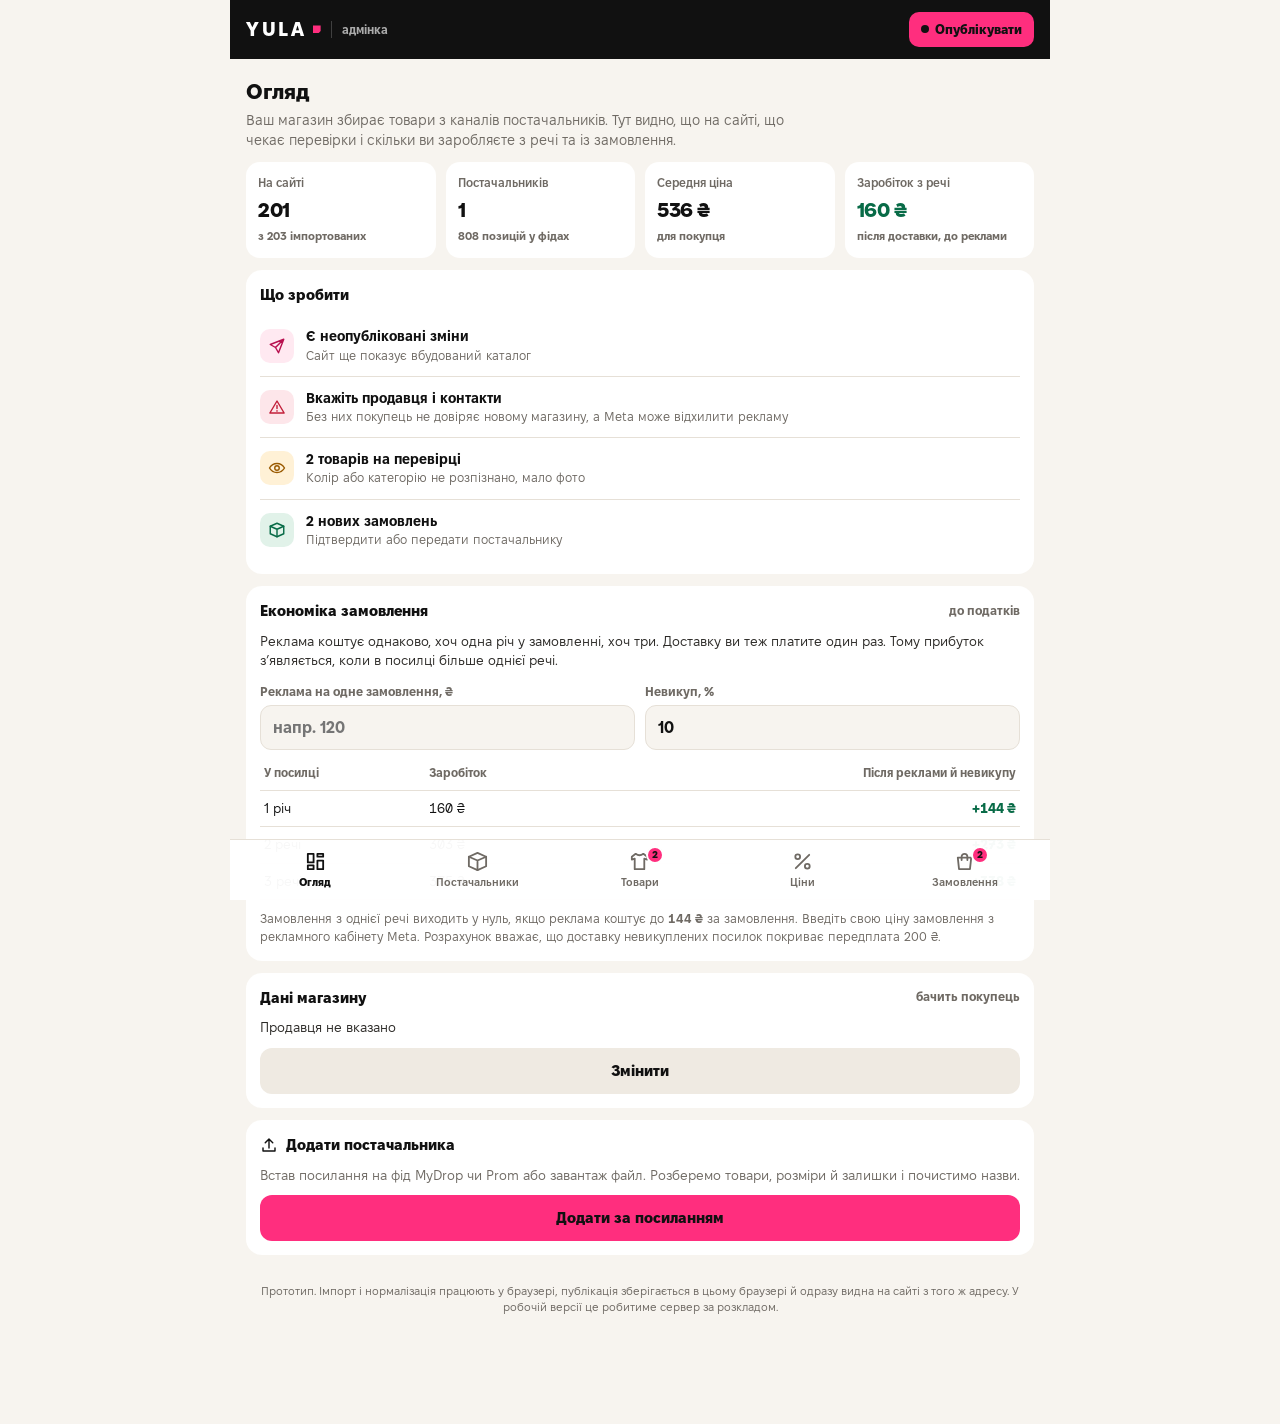
<file: admin.html>
<!doctype html>
<html lang="uk">
<head>
<meta charset="utf-8">
<meta name="viewport" content="width=device-width, initial-scale=1, viewport-fit=cover">
<link rel="preload" href="fonts/FixelText-Regular.woff2" as="font" type="font/woff2" crossorigin>
<link rel="preload" href="fonts/FixelDisplay-ExtraBold.woff2" as="font" type="font/woff2" crossorigin>
<style>:root{padding-top:env(safe-area-inset-top,0px);padding-bottom:env(safe-area-inset-bottom,0px)}body{margin:0}img{max-width:100%}[hidden]{display:none!important}</style>
<title>YULA Адмінка</title>
<meta name="claude:viewport-fit-sides" content="cover">
<style>
/*@@FIXEL@@*/
@font-face{font-family:"Fixel Text";font-weight:400;font-style:normal;font-display:swap;src:url("fonts/FixelText-Regular.woff2") format("woff2")}
@font-face{font-family:"Fixel Text";font-weight:500;font-style:normal;font-display:swap;src:url("fonts/FixelText-Medium.woff2") format("woff2")}
@font-face{font-family:"Fixel Text";font-weight:600;font-style:normal;font-display:swap;src:url("fonts/FixelText-SemiBold.woff2") format("woff2")}
@font-face{font-family:"Fixel Text";font-weight:700;font-style:normal;font-display:swap;src:url("fonts/FixelText-Bold.woff2") format("woff2")}
@font-face{font-family:"Fixel Text";font-weight:800;font-style:normal;font-display:swap;src:url("fonts/FixelText-ExtraBold.woff2") format("woff2")}
@font-face{font-family:"Fixel Display";font-weight:700;font-style:normal;font-display:swap;src:url("fonts/FixelDisplay-Bold.woff2") format("woff2")}
@font-face{font-family:"Fixel Display";font-weight:800;font-style:normal;font-display:swap;src:url("fonts/FixelDisplay-ExtraBold.woff2") format("woff2")}
/*@@END@@*/
/* Layout: owner admin in the YULA system. Graphite header, milk ground, white work surfaces. Single column on phone, wider working column on laptop. Light-only like the shop. */
:root{
  --bg:#F7F4EF; --paper:#FFFFFF; --ink:#111111; --ink2:#2B2926; --muted:#6F6A64; --line:#E6E0D7; --soft:#EFEAE2;
  --pink:#FF2E7E; --pink-deep:#B8104F; --blush:#FFE9F1; --butter:#FFE14D;
  --green:#086B47; --green-soft:#E1F2E9; --amber:#9A5A00; --amber-soft:#FFF1D6; --red:#C21F3A; --red-soft:#FDE6EA;
  --f-d:"Fixel Display","Fixel Text",system-ui,-apple-system,"Segoe UI",Roboto,sans-serif; --f-b:"Fixel Text",system-ui,-apple-system,"Segoe UI",Roboto,sans-serif;
  --spring:cubic-bezier(.2,.9,.25,1.15);
  color-scheme:light;
}
*{box-sizing:border-box;-webkit-tap-highlight-color:transparent}
html,body{background:var(--bg);color:var(--ink)}
body{font-family:var(--f-b);font-size:15px;line-height:1.45}
body::before{content:"";position:fixed;inset:0 0 auto;height:env(safe-area-inset-top,0px);z-index:30;background:var(--ink)}
button{font:inherit;color:inherit;cursor:pointer;border:0;background:none;padding:0;text-align:inherit}
button:focus-visible,input:focus-visible,select:focus-visible{outline:2px solid var(--pink);outline-offset:2px}
.num{font-variant-numeric:tabular-nums}
.mark,.ph,.kpi b,.stats b,.ord .top b,.prod .money b,.rrow b{font-feature-settings:"ss01"}
svg.i{width:18px;height:18px;flex:none;fill:none;stroke:currentColor;stroke-width:1.9;stroke-linecap:round;stroke-linejoin:round}
.app{max-width:820px;margin:0 auto;min-height:100vh;padding-bottom:calc(80px + env(safe-area-inset-bottom,0px))}
.gut{padding-left:max(16px,env(safe-area-inset-left,0px));padding-right:max(16px,env(safe-area-inset-right,0px))}
.hdr{position:sticky;top:env(safe-area-inset-top,0px);z-index:20;background:var(--ink);color:#fff;padding-block:12px;display:flex;align-items:center;gap:10px}
.mark{font:800 19px var(--f-d);letter-spacing:.14em;display:flex;align-items:center;gap:6px}
.mark b{width:8px;height:8px;background:var(--pink);clip-path:polygon(0 0,100% 0,100% 70%,70% 100%,0 100%)}
.hdr small{font-size:12px;font-weight:700;color:rgba(255,255,255,.65);border-left:1px solid rgba(255,255,255,.2);padding-left:10px}
.hdr .sp{flex:1}
.pub{background:var(--pink);color:var(--ink);border-radius:10px;padding:8px 12px;font-weight:800;font-size:13px;display:flex;gap:6px;align-items:center}
.pub .dot{width:8px;height:8px;border-radius:50%;background:var(--ink)}
.view{animation:vi .25s ease-out}
@keyframes vi{from{opacity:.4;transform:translateY(6px)}}
h1.ph{font:900 21px var(--f-d);letter-spacing:-.01em;margin:18px 0 4px}
.lead{color:var(--muted);margin:0 0 12px;font-size:14px;max-width:64ch}
.card{background:var(--paper);border-radius:16px;padding:14px;margin-top:12px}
.card h3{margin:0 0 10px;font-size:15px;font-weight:800;display:flex;gap:8px;align-items:center;flex-wrap:wrap}
.card h3 .r{margin-left:auto;font-size:12.5px;font-weight:700;color:var(--muted)}
.btn{border-radius:12px;padding:12px 16px;font-weight:800;background:var(--ink);color:#fff;display:inline-flex;gap:6px;align-items:center;justify-content:center;min-height:46px;transition:transform .12s}
.btn:active{transform:scale(.97)}
.btn.pink{background:var(--pink);color:var(--ink)}
.btn.ghost{background:var(--paper);color:var(--ink);box-shadow:inset 0 0 0 1.5px var(--ink)}
.btn.soft{background:var(--soft);color:var(--ink)}
.btn.sm{padding:7px 12px;font-size:13px;min-height:36px;border-radius:10px}
.btn.block{width:100%}
.btn:disabled{background:var(--soft);color:var(--muted);box-shadow:none;cursor:not-allowed}
.kpis{display:grid;grid-template-columns:repeat(2,minmax(0,1fr));gap:10px;margin-top:12px}
@media (min-width:640px){.kpis{grid-template-columns:repeat(4,minmax(0,1fr))}}
.kpi{background:var(--paper);border-radius:14px;padding:12px}
.kpi small{display:block;color:var(--muted);font-size:12px;font-weight:600}
.kpi b{display:block;font:900 20px var(--f-d);margin-top:4px;letter-spacing:-.02em}
.kpi em{font-style:normal;font-size:11.5px;font-weight:700;color:var(--muted)}
.pill{display:inline-flex;align-items:center;gap:5px;font-size:11.5px;font-weight:800;border-radius:999px;padding:3px 9px;white-space:nowrap}
.pill.ok{background:var(--green-soft);color:var(--green)}
.pill.warn{background:var(--amber-soft);color:var(--amber)}
.pill.bad{background:var(--red-soft);color:var(--red)}
.pill.mut{background:var(--soft);color:var(--ink2)}
.live{width:8px;height:8px;border-radius:50%;background:var(--green);animation:live 1.8s infinite}
@keyframes live{70%{box-shadow:0 0 0 7px rgba(11,127,85,0)}0%{box-shadow:0 0 0 0 rgba(11,127,85,.5)}}
.todo{display:flex;gap:12px;align-items:center;padding-block:11px;border-bottom:1px solid var(--line);width:100%}
.todo:last-child{border-bottom:0}
.todo .ic{width:34px;height:34px;border-radius:10px;display:grid;place-items:center;flex:none}
.todo .tx{flex:1;min-width:0;font-size:14px}
.todo .tx small{display:block;color:var(--muted);font-size:12.5px}
.sup{display:flex;gap:12px;align-items:flex-start}
.sup .lg{width:44px;height:44px;border-radius:12px;background:var(--ink);color:#fff;display:grid;place-items:center;font:900 12px var(--f-d);flex:none}
.sup .tx{flex:1;min-width:0}
.sup .tx b{font-size:15px}
.sup .tx small{display:block;color:var(--muted);font-size:12.5px}
.stats{display:grid;grid-template-columns:repeat(4,minmax(0,1fr));gap:8px;margin-top:12px}
.stats div{background:var(--bg);border-radius:10px;padding:8px;text-align:center}
.stats b{display:block;font:800 15px var(--f-d)}
.stats small{font-size:11px;color:var(--muted)}
.acts{display:flex;gap:8px;flex-wrap:wrap;margin-top:12px}
.fchips{display:flex;gap:7px;overflow-x:auto;scrollbar-width:none;padding-block:8px 2px}
.fchips::-webkit-scrollbar{display:none}
.fch{flex:none;background:var(--paper);border:1.5px solid var(--line);border-radius:999px;padding:7px 12px;font-size:13px;font-weight:700}
.fch[aria-pressed="true"]{background:var(--ink);border-color:var(--ink);color:#fff}
.search{display:flex;gap:8px;align-items:center;background:var(--paper);border:1.5px solid var(--line);border-radius:12px;padding:0 12px;height:44px;margin-top:10px}
.search input{border:0;outline:0;background:transparent;font:inherit;flex:1;min-width:0;color:var(--ink)}
.prod{display:flex;gap:12px;padding-block:12px;border-bottom:1px solid var(--line)}
.prod:last-child{border-bottom:0}
.th{width:64px;height:80px;border-radius:10px;flex:none;position:relative;overflow:hidden;display:grid;place-items:center;background:radial-gradient(120% 85% at 50% 28%,hsl(var(--h) 35% 98%),hsl(var(--h) 22% 88%))}
.th svg{width:76%;height:76%}
.th img{position:absolute;inset:0;width:100%;height:100%;object-fit:cover;background:var(--paper)}
.prod .tx{flex:1;min-width:0}
.prod .t{font-weight:700;font-size:14px;display:-webkit-box;-webkit-line-clamp:2;-webkit-box-orient:vertical;overflow:hidden}
.prod .raw{font-size:12px;color:var(--muted);white-space:nowrap;overflow:hidden;text-overflow:ellipsis}
.prod .s{font-size:12.5px;color:var(--muted);margin-top:3px;display:flex;gap:6px;align-items:center;flex-wrap:wrap}
.prod .money{font-size:13px;margin-top:4px}
.prod .money b{font:800 14px var(--f-d)}
.stk{display:flex;gap:4px;flex-wrap:wrap;margin-top:6px}
.stk span{font-size:11.5px;font-weight:800;border-radius:6px;padding:2px 6px;background:var(--green-soft);color:var(--green)}
.stk span.z{background:var(--soft);color:var(--muted);text-decoration:line-through}
.stk span.low{background:var(--amber-soft);color:var(--amber)}
.iss{font-size:12px;color:var(--amber);font-weight:700;margin-top:5px;display:flex;gap:4px;align-items:flex-start}
.tg{position:relative;width:46px;height:28px;border-radius:999px;background:var(--line);flex:none;transition:background .2s;align-self:center}
.tg::after{content:"";position:absolute;top:3px;left:3px;width:22px;height:22px;border-radius:50%;background:#fff;box-shadow:0 1px 3px rgba(0,0,0,.2);transition:transform .25s var(--spring)}
.tg[aria-checked="true"]{background:var(--green)}
.tg[aria-checked="true"]::after{transform:translateX(18px)}
label.f{display:block;font-size:12.5px;font-weight:700;color:var(--muted);margin-bottom:10px}
label.f input,label.f select{display:block;width:100%;margin-top:4px;padding:11px 12px;border:1.5px solid var(--line);border-radius:11px;background:var(--bg);color:var(--ink);font:inherit;font-size:16px}
.drop{border:2px dashed var(--line);border-radius:16px;padding:22px 14px;text-align:center;background:var(--bg);display:block;cursor:pointer;transition:border-color .15s,background .15s}
.drop:hover,.drop.over{border-color:var(--ink);background:var(--paper)}
.drop b{display:block;font-size:15px;margin-top:6px}
.drop small{color:var(--muted);font-size:12.5px}
.err{color:var(--red);font-size:13px;font-weight:700;min-height:18px}
.rng{width:100%;accent-color:var(--ink)}
.rrow{display:flex;justify-content:space-between;align-items:baseline;font-weight:700;font-size:14px;margin-top:14px}
.rrow b{font:900 18px var(--f-d)}
.ctab{width:100%;border-collapse:collapse;font-size:13.5px;margin-top:6px}
.ctab th,.ctab td{padding:8px 4px;border-bottom:1px solid var(--line);text-align:left}
.ctab th{font-size:12px;color:var(--muted);font-weight:700}
.ctab td:last-child,.ctab th:last-child{text-align:right}
.ctab input{width:76px;padding:7px 8px;border:1.5px solid var(--line);border-radius:9px;background:var(--bg);font:inherit;text-align:right}
.ex{background:var(--bg);border-radius:12px;padding:12px;margin-top:12px}
.sum{display:flex;justify-content:space-between;gap:10px;padding:3px 0;font-size:14px}
.sum.t{font-weight:800;border-top:1px dashed var(--line);margin-top:6px;padding-top:8px}
.ord{padding-block:12px;border-bottom:1px solid var(--line)}
.ord:last-child{border-bottom:0}
.ord .top{display:flex;gap:8px;align-items:center;flex-wrap:wrap;font-size:13px}
.ord .top b{font:800 14px var(--f-d)}
.ord .top .pill{margin-left:auto}
.msg{white-space:pre-wrap;background:var(--bg);border-radius:10px;padding:10px 12px;font:500 12.5px/1.5 ui-monospace,monospace;margin-top:8px}
.steps{display:flex;gap:4px;margin-top:8px}
.steps i{flex:1;height:4px;border-radius:4px;background:var(--line)}
.steps i.on{background:var(--ink)}
.tabs{position:fixed;bottom:0;left:50%;transform:translateX(-50%);width:min(100%,820px);background:rgba(255,255,255,.97);border-top:1px solid var(--line);display:grid;grid-template-columns:repeat(5,1fr);padding-top:6px;padding-bottom:calc(6px + env(safe-area-inset-bottom,0px));padding-left:max(4px,env(safe-area-inset-left,0px));padding-right:max(4px,env(safe-area-inset-right,0px));z-index:25}
.tab{display:flex;flex-direction:column;align-items:center;gap:2px;font-size:11px;font-weight:600;color:var(--muted);position:relative;min-height:48px;justify-content:center}
.tab svg.i{width:23px;height:23px}
.tab[aria-current="page"]{color:var(--ink);font-weight:800}
.cnt{position:absolute;top:0;left:calc(50% + 6px);background:var(--pink);color:var(--ink);font-size:10px;font-weight:800;border-radius:999px;min-width:18px;height:18px;display:grid;place-items:center;padding:0 4px;border:2px solid #fff}
.ov{position:fixed;inset:0;background:rgba(17,12,8,.5);z-index:40;display:flex;align-items:flex-end;justify-content:center;animation:fd .2s}
@keyframes fd{from{opacity:0}}
.sheet{background:var(--paper);width:min(100%,820px);max-height:92vh;overflow-y:auto;border-radius:22px 22px 0 0;padding-top:12px;padding-bottom:calc(18px + env(safe-area-inset-bottom,0px));padding-left:max(16px,env(safe-area-inset-left,0px));padding-right:max(16px,env(safe-area-inset-right,0px));animation:upp .36s var(--spring);position:relative}
@keyframes upp{from{transform:translateY(40%)}}
.grab{width:40px;height:4px;border-radius:4px;background:var(--line);margin:0 auto 10px}
.x{position:absolute;top:12px;right:12px;width:36px;height:36px;border-radius:50%;background:var(--bg);display:grid;place-items:center}
.prog{height:8px;border-radius:8px;background:var(--soft);overflow:hidden;margin-top:10px}
.prog i{display:block;height:100%;background:var(--ink);border-radius:8px;transition:width .3s}
.report{list-style:none;margin:10px 0 0;padding:0;display:grid;gap:6px}
.report li{display:flex;justify-content:space-between;gap:10px;font-size:13.5px;padding:8px 10px;border-radius:10px;background:var(--bg)}
.report li b{font-variant-numeric:tabular-nums}
.report li.w{background:var(--amber-soft)}
.fold summary{cursor:pointer;display:flex;gap:8px;align-items:center;font-size:15px;list-style:none}
.fold summary::-webkit-details-marker{display:none}
.aud{display:flex;flex-wrap:wrap;gap:4px 14px;margin-top:8px;font-size:12.5px;color:var(--muted)}
.aud b{color:var(--ink)}
.cab{padding-block:10px;border-top:1px solid var(--line)}
.cab:first-of-type{border-top:0;padding-top:0}
.cab .top{display:flex;gap:8px;align-items:center;justify-content:space-between}
.cabf{margin-top:12px;padding-top:12px;border-top:1px solid var(--line)}
.row2{display:grid;grid-template-columns:minmax(0,1fr) minmax(0,1fr);gap:10px}
.bulk{display:flex;gap:8px;align-items:center;flex-wrap:wrap;margin-top:8px;font-size:13px;color:var(--ink2)}
.hintbar{display:flex;gap:10px;align-items:center;justify-content:space-between;flex-wrap:wrap;background:var(--amber-soft);color:var(--ink);border-radius:12px;padding:10px 12px;margin-top:10px;font-size:13px}
.tpl{padding-block:10px;border-top:1px solid var(--line)}
.tpl:first-of-type{border-top:0;padding-top:0}
.tpl p{margin:4px 0 8px;font-size:13.5px;color:var(--ink2);overflow-wrap:anywhere}
.eco2{display:grid;grid-template-columns:repeat(2,minmax(0,1fr));gap:10px;margin:12px 0 6px}
.eco2 label{display:grid;gap:4px;font-size:12.5px;font-weight:700;color:var(--muted);align-content:start}
.eco2 input{width:100%;padding:10px 12px;border:1.5px solid var(--line);border-radius:11px;background:var(--bg);color:var(--ink);font:inherit;font-size:16px}
@media(max-width:560px){.fold summary .r{display:none}}
.fold summary .r{font-size:12.5px;font-weight:700;color:var(--muted);margin-left:auto}
.fold summary::after{content:"";width:8px;height:8px;border-right:2px solid var(--ink);border-bottom:2px solid var(--ink);transform:rotate(45deg);margin:0 4px 4px 8px;transition:transform .2s;flex:none}
.fold[open] summary::after{transform:rotate(-135deg);margin-bottom:-4px}
.rl{margin:10px 0 0;padding-left:18px;font-size:13.5px;display:grid;gap:5px}
.rform{display:grid;grid-template-columns:minmax(0,1fr) minmax(0,1fr) auto;gap:8px;margin-top:12px}
.rform input,.rform select{padding:8px 10px;border:1.5px solid var(--line);border-radius:10px;background:var(--bg);font:inherit;font-size:16px;min-width:0;color:var(--ink)}
.csel{padding:2px 4px;border:1.5px solid var(--line);border-radius:8px;background:var(--bg);font:inherit;font-size:16px;font-weight:700;color:var(--ink);max-width:170px}
select.fch{font:inherit;font-size:16px;font-weight:700;color:var(--ink)}
.promo{display:flex;gap:10px;align-items:center;padding-block:10px;border-top:1px solid var(--line)}
.promo small{display:block;color:var(--muted);font-size:12.5px}
.buyer{font-size:13px;color:var(--ink2);margin-top:4px}
.flags{display:flex;gap:6px;flex-wrap:wrap;margin-top:8px}
.flags .pill{white-space:normal;border-radius:10px}
.hint{margin:8px 0 0;font-size:12.5px;color:var(--amber);font-weight:700}
.tg:disabled{opacity:.4;cursor:not-allowed}
.toast{position:fixed;left:50%;bottom:calc(90px + env(safe-area-inset-bottom,0px));transform:translateX(-50%);background:var(--ink);color:#fff;padding:12px 16px;border-radius:13px;font-weight:700;font-size:13.5px;z-index:90;max-width:calc(100% - 32px);text-align:center;animation:tt .3s var(--spring)}
@keyframes tt{from{transform:translate(-50%,16px);opacity:0}}
.note{font-size:11.5px;color:var(--muted);text-align:center;padding-block:16px}
.more{display:block;width:100%;text-align:center;padding:12px;font-weight:700;color:var(--ink2)}
@media (prefers-reduced-motion:reduce){*,*::before,*::after{animation-duration:.01ms!important;animation-iteration-count:1!important;transition-duration:.01ms!important}}
</style>
</head>
<body>


<div class="app">
  <header class="hdr gut"><div class="mark">YULA<b></b></div><small>адмінка</small><span class="sp"></span><button class="pub" type="button" data-publish id="pubBtn"><span class="dot" id="pubDot" hidden></span>Опублікувати</button></header>
  <main id="main"></main>
  <p class="note gut">Прототип. Імпорт і нормалізація працюють у браузері, публікація зберігається в цьому браузері й одразу видна на сайті з того ж адресу. У робочій версії це робитиме сервер за розкладом.</p>
</div>
<nav class="tabs" aria-label="Розділи адмінки">
  <button class="tab" type="button" data-go="home"><svg class="i" viewBox="0 0 24 24"><path d="M4 13h6V4H4zM14 20h6v-9h-6zM4 20h6v-4H4zM14 7h6V4h-6z"/></svg>Огляд</button>
  <button class="tab" type="button" data-go="sup"><svg class="i" viewBox="0 0 24 24"><path d="M3 7l9-4 9 4v10l-9 4-9-4z"/><path d="M3 7l9 4 9-4M12 11v10"/></svg>Постачальники</button>
  <button class="tab" type="button" data-go="items"><svg class="i" viewBox="0 0 24 24"><path d="M8 4 4 7v3l3-1v11h10V9l3 1V7l-4-3q-4 3-8 0z"/></svg>Товари<span class="cnt num" id="rcnt" hidden>0</span></button>
  <button class="tab" type="button" data-go="rules"><svg class="i" viewBox="0 0 24 24"><path d="M19 5 5 19"/><circle cx="7" cy="7" r="2.5"/><circle cx="17" cy="17" r="2.5"/></svg>Ціни</button>
  <button class="tab" type="button" data-go="orders"><svg class="i" viewBox="0 0 24 24"><path d="M5 8h14l-1.3 12H6.3z"/><path d="M9 10.5V7a3 3 0 0 1 6 0v3.5"/></svg>Замовлення<span class="cnt num" id="ocnt" hidden>0</span></button>
</nav>
<div id="ovHost"></div><div id="toastHost"></div>

<script>
/* ===== base catalog (first supplier, preloaded) ===== */
const BASE={"supplier":"MODAMIXX_ADMIN","items":[{"n":"Футболка + шорти хакі, чорний","raw":"ФУТБОЛКА+ШОРТИ хакі + чорний","s":"tee","sub":"Комплекти","c":"uni","h":0,"sat":0,"l":14,"pat":"","cost":190,"p":249,"g":229,"sz":{"XS-S":17,"M-L":2,"XL-XXL":2},"pics":2,"ph":["586801129468f4303c35.jpg","3f30959d34b70df9bb2a.jpg"],"mat":null,"code":"FSHK08","cat":"Склад 📢 Акція 1+1=10% 💵Опт від 20 будь яких од в 1 замовленні💵 📢МЕНЕДЖЕР @MODAMIXX_ADMIN📢 / 🍉🍉🍉🍉 Літній розпродаж 🍉🍉🍉🍉🔊🔊🔊 / ФУТБОЛКА+ШОРТИ KOMBO SALE👍💵 від 2шт по 170грн"},{"n":"Футболка + шорти білий, чорний","raw":"ФУТБОЛКА+ШОРТИ білий + чорний","s":"tee","sub":"Комплекти","c":"uni","h":0,"sat":0,"l":14,"pat":"","cost":190,"p":249,"g":229,"sz":{"XS-S":6,"M-L":4,"XL-XXL":3},"pics":2,"ph":["99a24a3954b10f927712.jpg","762395db6e4108d3ede7.jpg"],"mat":null,"code":"FSHK07","cat":"Склад 📢 Акція 1+1=10% 💵Опт від 20 будь яких од в 1 замовленні💵 📢МЕНЕДЖЕР @MODAMIXX_ADMIN📢 / 🍉🍉🍉🍉 Літній розпродаж 🍉🍉🍉🍉🔊🔊🔊 / ФУТБОЛКА+ШОРТИ KOMBO SALE👍💵 від 2шт по 170грн"},{"n":"Футболка + шорти графит, чорний","raw":"ФУТБОЛКА+ШОРТИ графит + чорний","s":"tee","sub":"Комплекти","c":"uni","h":0,"sat":0,"l":14,"pat":"","cost":190,"p":249,"g":229,"sz":{"XS-S":8,"M-L":1,"XL-XXL":1},"pics":2,"ph":["fa2270cdc9e29fa320e7.jpg","66cbba378d819703af8a.jpg"],"mat":null,"code":"FSHK06","cat":"Склад 📢 Акція 1+1=10% 💵Опт від 20 будь яких од в 1 замовленні💵 📢МЕНЕДЖЕР @MODAMIXX_ADMIN📢 / 🍉🍉🍉🍉 Літній розпродаж 🍉🍉🍉🍉🔊🔊🔊 / ФУТБОЛКА+ШОРТИ KOMBO SALE👍💵 від 2шт по 170грн"},{"n":"Футболка + шорти меланж, чорний","raw":"ФУТБОЛКА+ШОРТИ меланж + чорний","s":"tee","sub":"Комплекти","c":"uni","h":0,"sat":0,"l":14,"pat":"","cost":190,"p":249,"g":229,"sz":{"XS-S":23,"M-L":15,"XL-XXL":30},"pics":2,"ph":["4e3e403acfac71e79bf2.jpg","05d1abd75c220fa541c1.jpg"],"mat":null,"code":"FSHK05","cat":"Склад 📢 Акція 1+1=10% 💵Опт від 20 будь яких од в 1 замовленні💵 📢МЕНЕДЖЕР @MODAMIXX_ADMIN📢 / 🍉🍉🍉🍉 Літній розпродаж 🍉🍉🍉🍉🔊🔊🔊 / ФУТБОЛКА+ШОРТИ KOMBO SALE👍💵 від 2шт по 170грн"},{"n":"Футболка + шорти + чорний, шоколад","raw":"ФУТБОЛКА+ШОРТИ шоколад + чорний","s":"tee","sub":"Комплекти","c":"uni","h":20,"sat":35,"l":26,"pat":"","cost":190,"p":249,"g":229,"sz":{"XS-S":8,"M-L":1,"XL-XXL":10},"pics":2,"ph":["5c0a22f18c85072b49fe.jpg","9fd97a6b1f8c7324d8cc.jpg"],"mat":null,"code":"FSHK03","cat":"Склад 📢 Акція 1+1=10% 💵Опт від 20 будь яких од в 1 замовленні💵 📢МЕНЕДЖЕР @MODAMIXX_ADMIN📢 / 🍉🍉🍉🍉 Літній розпродаж 🍉🍉🍉🍉🔊🔊🔊 / ФУТБОЛКА+ШОРТИ KOMBO SALE👍💵 від 2шт по 170грн"},{"n":"Футболка + шорти беж, чорний","raw":"ФУТБОЛКА+ШОРТИ беж+чорний","s":"tee","sub":"Комплекти","c":"uni","h":0,"sat":0,"l":14,"pat":"","cost":190,"p":249,"g":229,"sz":{"XS-S":4,"M-L":4,"XL-XXL":5},"pics":2,"ph":["3d42be3caf32854390a7.jpg","60ceeb65420e31f62d4d.jpg"],"mat":null,"code":"FSHK02","cat":"Склад 📢 Акція 1+1=10% 💵Опт від 20 будь яких од в 1 замовленні💵 📢МЕНЕДЖЕР @MODAMIXX_ADMIN📢 / 🍉🍉🍉🍉 Літній розпродаж 🍉🍉🍉🍉🔊🔊🔊 / ФУТБОЛКА+ШОРТИ KOMBO SALE👍💵 від 2шт по 170грн"},{"n":"Футболка + шорти + чорний, зелений","raw":"ФУТБОЛКА+ШОРТИ зелений+чорний","s":"tee","sub":"Комплекти","c":"uni","h":140,"sat":35,"l":38,"pat":"","cost":190,"p":249,"g":229,"sz":{"XS-S":11,"M-L":12,"XL-XXL":14},"pics":2,"ph":["22b4b60d383c39bdbce1.jpg","9084d9a27d81e24291ae.jpg"],"mat":null,"code":"FSHK01","cat":"Склад 📢 Акція 1+1=10% 💵Опт від 20 будь яких од в 1 замовленні💵 📢МЕНЕДЖЕР @MODAMIXX_ADMIN📢 / 🍉🍉🍉🍉 Літній розпродаж 🍉🍉🍉🍉🔊🔊🔊 / ФУТБОЛКА+ШОРТИ KOMBO SALE👍💵 від 2шт по 170грн"},{"n":"Костюм чорний, варенка","raw":"Костюм варенка ЧОРНИЙ-30%🔥📢","s":"hoodie","sub":"Костюми","c":"uni","h":210,"sat":10,"l":55,"pat":"dot","cost":590,"p":769,"g":709,"sz":{"S":1,"L":4,"XL":4},"pics":3,"ph":["15af9f87d0644370d409.jpg","1c6684428762a523d204.png","86d983774a57a812001a.jpg"],"mat":"Варена бавовна","code":"KVF04","cat":"Склад 📢 Акція 1+1=10% 💵Опт від 20 будь яких од в 1 замовленні💵 📢МЕНЕДЖЕР @MODAMIXX_ADMIN📢 / \"Зима \"👍Акція 1+1= 🙌 знижка 🙌-50 грн з кожної од 📢 💵💰 з 2х Худі, з 2х штанів, з 2х костюмів 💵 / Костюм Фліс Мармур 1+1=-50 грн з кожної одиниці по 540 грн за шт🔥"},{"n":"Костюм сірий, варенка","raw":"Костюм варенка СІРИЙ -30%🔥📢","s":"hoodie","sub":"Костюми","c":"uni","h":210,"sat":10,"l":55,"pat":"dot","cost":590,"p":769,"g":709,"sz":{"M":18,"L":20},"pics":3,"ph":["2d7cd387219991b82853.jpg","0735054a81b7d6980cd1.png","9a020d3bc0a386dec5f3.jpg"],"mat":"Варена бавовна","code":"KVF03","cat":"Склад 📢 Акція 1+1=10% 💵Опт від 20 будь яких од в 1 замовленні💵 📢МЕНЕДЖЕР @MODAMIXX_ADMIN📢 / \"Зима \"👍Акція 1+1= 🙌 знижка 🙌-50 грн з кожної од 📢 💵💰 з 2х Худі, з 2х штанів, з 2х костюмів 💵 / Костюм Фліс Мармур 1+1=-50 грн з кожної одиниці по 540 грн за шт🔥"},{"n":"Костюм варенка, шоколад","raw":"Костюм варенка ШОКОЛАД-30%🔥📢","s":"hoodie","sub":"Костюми","c":"uni","h":20,"sat":35,"l":26,"pat":"","cost":590,"p":769,"g":709,"sz":{"S":6,"M":13,"L":32,"XL":6,"XXL":2},"pics":3,"ph":["7f6b3b8c5ed81c973a28.jpg","d63a61b6389c56241d00.png","6a290e3bc02cf20c5bd5.jpg"],"mat":"Варена бавовна","code":"KVF02","cat":"Склад 📢 Акція 1+1=10% 💵Опт від 20 будь яких од в 1 замовленні💵 📢МЕНЕДЖЕР @MODAMIXX_ADMIN📢 / \"Зима \"👍Акція 1+1= 🙌 знижка 🙌-50 грн з кожної од 📢 💵💰 з 2х Худі, з 2х штанів, з 2х костюмів 💵 / Костюм Фліс Мармур 1+1=-50 грн з кожної одиниці по 540 грн за шт🔥"},{"n":"Костюм графіт, варенка","raw":"Костюм варенка ГРАФІТ -30%🔥📢","s":"hoodie","sub":"Костюми","c":"uni","h":210,"sat":10,"l":55,"pat":"dot","cost":590,"p":769,"g":709,"sz":{"S":9,"M":2,"L":7},"pics":3,"ph":["31c31d7e72d9899cc626.jpg","b4dadfe3d3a3a3abe49c.png","13436657479de423d25e.jpg"],"mat":"Варена бавовна","code":"KVF01","cat":"Склад 📢 Акція 1+1=10% 💵Опт від 20 будь яких од в 1 замовленні💵 📢МЕНЕДЖЕР @MODAMIXX_ADMIN📢 / \"Зима \"👍Акція 1+1= 🙌 знижка 🙌-50 грн з кожної од 📢 💵💰 з 2х Худі, з 2х штанів, з 2х костюмів 💵 / Костюм Фліс Мармур 1+1=-50 грн з кожної одиниці по 540 грн за шт🔥"},{"n":"Штани фліс, чорний","raw":"Штани Фліс ЧОРНИЙ","s":"pants","sub":"Штани","c":"uni","h":0,"sat":0,"l":14,"pat":"","cost":375,"p":489,"g":449,"sz":{"S":25,"M":21,"L":20,"XL":15,"XXL":22,"3XL":25},"pics":2,"ph":["b4269e6806c63f48b319.jpg","9350190ab71357d8bff9.jpg"],"mat":"Фліс, тепла начісна тканина","code":"SHF05","cat":"Склад 📢 Акція 1+1=10% 💵Опт від 20 будь яких од в 1 замовленні💵 📢МЕНЕДЖЕР @MODAMIXX_ADMIN📢 / \"Зима \"👍Акція 1+1= 🙌 знижка 🙌-50 грн з кожної од 📢 💵💰 з 2х Худі, з 2х штанів, з 2х костюмів 💵 / Штани Фліс1+1=-50 грн з кожної одиниці по 325 грн за шт🔥"},{"n":"Штани фліс, графіт","raw":"Штани Фліс ГРАФІТ","s":"pants","sub":"Штани","c":"uni","h":220,"sat":6,"l":30,"pat":"","cost":375,"p":489,"g":449,"sz":{"S":13,"M":23,"L":17,"XL":19,"XXL":21,"3XL":14},"pics":2,"ph":["947d75ea8344d03edf9f.jpg","b7edec646e27203903d3.jpg"],"mat":"Фліс, тепла начісна тканина","code":"SHF04","cat":"Склад 📢 Акція 1+1=10% 💵Опт від 20 будь яких од в 1 замовленні💵 📢МЕНЕДЖЕР @MODAMIXX_ADMIN📢 / \"Зима \"👍Акція 1+1= 🙌 знижка 🙌-50 грн з кожної од 📢 💵💰 з 2х Худі, з 2х штанів, з 2х костюмів 💵 / Штани Фліс1+1=-50 грн з кожної одиниці по 325 грн за шт🔥"},{"n":"Штани фліс, меланж","raw":"Штани Фліс МЕЛАНЖ","s":"pants","sub":"Штани","c":"uni","h":0,"sat":0,"l":72,"pat":"rib","cost":375,"p":489,"g":449,"sz":{"S":7,"L":3,"XL":11,"XXL":42,"3XL":23},"pics":2,"ph":["142164111018acf8da5c.jpg","9b61584a0264dc7fbb7b.jpg"],"mat":"Фліс, тепла начісна тканина","code":"SHF03","cat":"Склад 📢 Акція 1+1=10% 💵Опт від 20 будь яких од в 1 замовленні💵 📢МЕНЕДЖЕР @MODAMIXX_ADMIN📢 / \"Зима \"👍Акція 1+1= 🙌 знижка 🙌-50 грн з кожної од 📢 💵💰 з 2х Худі, з 2х штанів, з 2х костюмів 💵 / Штани Фліс1+1=-50 грн з кожної одиниці по 325 грн за шт🔥"},{"n":"Штани фліс, білий","raw":"Штани Фліс БІЛИЙ","s":"pants","sub":"Штани","c":"uni","h":40,"sat":12,"l":94,"pat":"","cost":375,"p":489,"g":449,"sz":{"S":18,"M":17,"L":17,"XL":11,"XXL":23,"3XL":8},"pics":2,"ph":["422df1957370519b54ce.jpg","defcfae8bcfb587ce45e.jpg"],"mat":"Фліс, тепла начісна тканина","code":"SHF01","cat":"Склад 📢 Акція 1+1=10% 💵Опт від 20 будь яких од в 1 замовленні💵 📢МЕНЕДЖЕР @MODAMIXX_ADMIN📢 / \"Зима \"👍Акція 1+1= 🙌 знижка 🙌-50 грн з кожної од 📢 💵💰 з 2х Худі, з 2х штанів, з 2х костюмів 💵 / Штани Фліс1+1=-50 грн з кожної одиниці по 325 грн за шт🔥"},{"n":"Термобілизна","raw":"Термобілизна","s":"tee","sub":"Термобілизна","c":"uni","h":0,"sat":0,"l":22,"pat":"","cost":300,"p":389,"g":359,"sz":{"XL":10,"XXL":14},"pics":2,"ph":["ef55168762fabfb11d03.jpg","758a81e2bc156edc9acd.png"],"mat":"Термотканина","code":"TER01","cat":"Склад 📢 Акція 1+1=10% 💵Опт від 20 будь яких од в 1 замовленні💵 📢МЕНЕДЖЕР @MODAMIXX_ADMIN📢 / 💰💰💰 Зимовий розпродаж до -50% 💵💵💵💵 / Термобілизна -30%🔥📢 ДРОП 300 грн 💰"},{"n":"Худі фліс з рибаною, темно-синій","raw":"Худі Фліс з рибаною ТЕМНО-СИНІЙ -35%🔥📢","s":"hoodie","sub":"Худі та зіпки","c":"uni","h":225,"sat":45,"l":26,"pat":"","cost":250,"p":329,"g":299,"sz":{"S":2,"M":20,"L":15,"XL":24},"pics":2,"ph":["92b222ca0d201ccc2a5f.jpg","7fea8b55f12c91d36a4b.jpg"],"mat":"Фліс з рибаною","code":"FHR04","cat":"Склад 📢 Акція 1+1=10% 💵Опт від 20 будь яких од в 1 замовленні💵 📢МЕНЕДЖЕР @MODAMIXX_ADMIN📢 / 💰💰💰 Зимовий розпродаж до -50% 💵💵💵💵 / ХУДІ З РИБАНОЮ -35%🔥📢 ДРОП 250 грн 💰💵"},{"n":"Худі фліс з рибаною, чорний","raw":"Худі Фліс з рибаною ЧОРНИЙ-35%🔥📢","s":"hoodie","sub":"Худі та зіпки","c":"uni","h":0,"sat":0,"l":14,"pat":"","cost":250,"p":329,"g":299,"sz":{"S":27,"M":57,"L":62,"XL":90,"XXL":17,"3XL":3,"4XL":2},"pics":2,"ph":["c156137866910134e142.jpg","0947ccf3889f8a0dc450.jpg"],"mat":"Фліс з рибаною","code":"FHR03","cat":"Склад 📢 Акція 1+1=10% 💵Опт від 20 будь яких од в 1 замовленні💵 📢МЕНЕДЖЕР @MODAMIXX_ADMIN📢 / 💰💰💰 Зимовий розпродаж до -50% 💵💵💵💵 / ХУДІ З РИБАНОЮ -35%🔥📢 ДРОП 250 грн 💰💵"},{"n":"Худі фліс з рибаною, хакі","raw":"Худі Фліс з рибаною ХАКІ-35%🔥📢","s":"hoodie","sub":"Худі та зіпки","c":"uni","h":75,"sat":25,"l":42,"pat":"","cost":250,"p":329,"g":299,"sz":{"S":34,"M":92,"L":98,"XL":117,"XXL":15,"3XL":7,"4XL":5},"pics":2,"ph":["1bebd991cc6065b43bd3.jpg","8fbd6ec0d69084ec7970.jpg"],"mat":"Фліс з рибаною","code":"FHR02","cat":"Склад 📢 Акція 1+1=10% 💵Опт від 20 будь яких од в 1 замовленні💵 📢МЕНЕДЖЕР @MODAMIXX_ADMIN📢 / 💰💰💰 Зимовий розпродаж до -50% 💵💵💵💵 / ХУДІ З РИБАНОЮ -35%🔥📢 ДРОП 250 грн 💰💵"},{"n":"Худі фліс з рибаною, графіт","raw":"Худі Фліс з рибаною ГРАФІТ-35%🔥📢","s":"hoodie","sub":"Худі та зіпки","c":"uni","h":220,"sat":6,"l":30,"pat":"","cost":250,"p":329,"g":299,"sz":{"S":11,"M":28,"L":25,"XL":33,"XXL":3,"4XL":5},"pics":2,"ph":["c924b5dd1ee408f23ba6.jpg","16a12599b701c9a0c41c.jpg"],"mat":"Фліс з рибаною","code":"FHR01","cat":"Склад 📢 Акція 1+1=10% 💵Опт від 20 будь яких од в 1 замовленні💵 📢МЕНЕДЖЕР @MODAMIXX_ADMIN📢 / 💰💰💰 Зимовий розпродаж до -50% 💵💵💵💵 / ХУДІ З РИБАНОЮ -35%🔥📢 ДРОП 250 грн 💰💵"},{"n":"Жилет, хакі","raw":"Жилет ХАКІ","s":"vest","sub":"Жилети","c":"uni","h":75,"sat":25,"l":42,"pat":"","cost":490,"p":639,"g":589,"sz":{"XS":6,"S":3,"L":2},"pics":2,"ph":["877ca51f6326faad60df.jpg","6eda34534b10713829f7.jpg"],"mat":null,"code":"G08","cat":"Склад 📢 Акція 1+1=10% 💵Опт від 20 будь яких од в 1 замовленні💵 📢МЕНЕДЖЕР @MODAMIXX_ADMIN📢 / \"демі 📢\"Акція 1+1=-50 грн з кожної од 📢 💵💰з 2х Худі , з 2х штанів, з 2х костюмів 💵💰 / Жилети 🔥ціна 490 грн 👍"},{"n":"Жилет, синій","raw":"Жилет СИНІЙ","s":"vest","sub":"Жилети","c":"uni","h":220,"sat":55,"l":40,"pat":"","cost":490,"p":639,"g":589,"sz":{"XS":15,"S":12,"M":36,"L":16,"XL":14,"XXL":21},"pics":2,"ph":["7eed5d54859317414139.jpg","a2e59505cb0676872dc5.jpg"],"mat":null,"code":"G07","cat":"Склад 📢 Акція 1+1=10% 💵Опт від 20 будь яких од в 1 замовленні💵 📢МЕНЕДЖЕР @MODAMIXX_ADMIN📢 / \"демі 📢\"Акція 1+1=-50 грн з кожної од 📢 💵💰з 2х Худі , з 2х штанів, з 2х костюмів 💵💰 / Жилети 🔥ціна 490 грн 👍"},{"n":"Жилет, темно-синій","raw":"Жилет ТЕМНО-СИНІЙ","s":"vest","sub":"Жилети","c":"uni","h":225,"sat":45,"l":26,"pat":"","cost":490,"p":639,"g":589,"sz":{"XS":12,"S":5,"M":9,"L":5,"XL":8,"XXL":4},"pics":2,"ph":["5d0c4094ed21dabf8c4a.jpg","91e169d8e61b468539c0.jpg"],"mat":null,"code":"G06","cat":"Склад 📢 Акція 1+1=10% 💵Опт від 20 будь яких од в 1 замовленні💵 📢МЕНЕДЖЕР @MODAMIXX_ADMIN📢 / \"демі 📢\"Акція 1+1=-50 грн з кожної од 📢 💵💰з 2х Худі , з 2х штанів, з 2х костюмів 💵💰 / Жилети 🔥ціна 490 грн 👍"},{"n":"Жилет, сірий","raw":"Жилет СІРИЙ","s":"vest","sub":"Жилети","c":"uni","h":0,"sat":0,"l":62,"pat":"","cost":490,"p":639,"g":589,"sz":{"XS":10,"S":16,"M":2,"XL":4,"XXL":11},"pics":2,"ph":["61394514081906cf1d2e.jpg","8c2f69a83e75dc15b36b.jpg"],"mat":null,"code":"G05","cat":"Склад 📢 Акція 1+1=10% 💵Опт від 20 будь яких од в 1 замовленні💵 📢МЕНЕДЖЕР @MODAMIXX_ADMIN📢 / \"демі 📢\"Акція 1+1=-50 грн з кожної од 📢 💵💰з 2х Худі , з 2х штанів, з 2х костюмів 💵💰 / Жилети 🔥ціна 490 грн 👍"},{"n":"Жилет, білий","raw":"Жилет БІЛИЙ","s":"vest","sub":"Жилети","c":"uni","h":40,"sat":12,"l":94,"pat":"","cost":490,"p":639,"g":589,"sz":{"XS":10,"M":1,"L":1,"XL":15,"XXL":33},"pics":2,"ph":["51b9eadf017a112a5c47.jpg","7871ba908b8112a8516f.jpg"],"mat":null,"code":"G04","cat":"Склад 📢 Акція 1+1=10% 💵Опт від 20 будь яких од в 1 замовленні💵 📢МЕНЕДЖЕР @MODAMIXX_ADMIN📢 / \"демі 📢\"Акція 1+1=-50 грн з кожної од 📢 💵💰з 2х Худі , з 2х штанів, з 2х костюмів 💵💰 / Жилети 🔥ціна 490 грн 👍"},{"n":"Жилет, беж","raw":"Жилет БЕЖ","s":"vest","sub":"Жилети","c":"uni","h":32,"sat":35,"l":78,"pat":"","cost":490,"p":639,"g":589,"sz":{"XS":8,"L":13,"XL":8,"XXL":12},"pics":2,"ph":["7868e82ac5c8d305d053.jpg","13cb0884bef279713bd4.jpg"],"mat":null,"code":"G03","cat":"Склад 📢 Акція 1+1=10% 💵Опт від 20 будь яких од в 1 замовленні💵 📢МЕНЕДЖЕР @MODAMIXX_ADMIN📢 / \"демі 📢\"Акція 1+1=-50 грн з кожної од 📢 💵💰з 2х Худі , з 2х штанів, з 2х костюмів 💵💰 / Жилети 🔥ціна 490 грн 👍"},{"n":"Жилет, графіт","raw":"Жилет ГРАФІТ","s":"vest","sub":"Жилети","c":"uni","h":220,"sat":6,"l":30,"pat":"","cost":490,"p":639,"g":589,"sz":{"XS":30,"S":24,"L":1,"XXL":1},"pics":2,"ph":["5b6a103c5a9e94b34270.jpg","6f4472ccf06993c28e11.jpg"],"mat":null,"code":"G01","cat":"Склад 📢 Акція 1+1=10% 💵Опт від 20 будь яких од в 1 замовленні💵 📢МЕНЕДЖЕР @MODAMIXX_ADMIN📢 / \"демі 📢\"Акція 1+1=-50 грн з кожної од 📢 💵💰з 2х Худі , з 2х штанів, з 2х костюмів 💵💰 / Жилети 🔥ціна 490 грн 👍"},{"n":"Жилет, чорний","raw":"Жилет ЧОРНИЙ","s":"vest","sub":"Жилети","c":"uni","h":0,"sat":0,"l":14,"pat":"","cost":490,"p":639,"g":589,"sz":{"XS":22,"XL":3,"XXL":31},"pics":2,"ph":["e44c4e8c8f07ff26290b.jpg","c9d6d0c2461f22530e97.jpg"],"mat":null,"code":"G02","cat":"Склад 📢 Акція 1+1=10% 💵Опт від 20 будь яких од в 1 замовленні💵 📢МЕНЕДЖЕР @MODAMIXX_ADMIN📢 / \"демі 📢\"Акція 1+1=-50 грн з кожної од 📢 💵💰з 2х Худі , з 2х штанів, з 2х костюмів 💵💰 / Жилети 🔥ціна 490 грн 👍"},{"n":"Жіночий костюм топ + шорти, сірий","raw":"жін костюм топ+шорти СІРИЙ","s":"tank","sub":"Комплекти","c":"women","h":0,"sat":0,"l":62,"pat":"","cost":414,"p":539,"g":499,"sz":{"XS-S":12,"M-L":22},"pics":2,"ph":["efad1b28230a3d02d266.jpg","5739387cb5592c96f242.png"],"mat":null,"code":"KGL0001","cat":"Склад 📢 Акція 1+1=10% 💵Опт від 20 будь яких од в 1 замовленні💵 📢МЕНЕДЖЕР @MODAMIXX_ADMIN📢 / \"Літо \"👍Акція 1+1= -10%👍 🙌 знижка на весь ассортимент категорії Літо від 2х од в замовлені🙌 / жіночий одяг \" 📢\"Акція 1+1= -10%📢 💵💰знижка на весь ассортимент категорії Літо від 2х од💵💰 / Жіночий костюм топ+шорти 1+1= 373 грн 🔥 отп 352 🔥від 20 будь яких товарів у каталозі 👍"},{"n":"Жіночий костюм топ + шорти, білий","raw":"жін костюм топ+шорти БІЛИЙ","s":"tank","sub":"Комплекти","c":"women","h":40,"sat":12,"l":94,"pat":"","cost":414,"p":539,"g":499,"sz":{"XS-S":20,"M-L":19},"pics":2,"ph":["f5be5d7870f3d3dff221.jpg","0a949733abf26ef027de.png"],"mat":null,"code":"KGL0003","cat":"Склад 📢 Акція 1+1=10% 💵Опт від 20 будь яких од в 1 замовленні💵 📢МЕНЕДЖЕР @MODAMIXX_ADMIN📢 / \"Літо \"👍Акція 1+1= -10%👍 🙌 знижка на весь ассортимент категорії Літо від 2х од в замовлені🙌 / жіночий одяг \" 📢\"Акція 1+1= -10%📢 💵💰знижка на весь ассортимент категорії Літо від 2х од💵💰 / Жіночий костюм топ+шорти 1+1= 373 грн 🔥 отп 352 🔥від 20 будь яких товарів у каталозі 👍"},{"n":"Жіночий костюм топ + шорти, беж","raw":"жін костюм топ+шорти БЕЖ","s":"tank","sub":"Комплекти","c":"women","h":32,"sat":35,"l":78,"pat":"","cost":414,"p":539,"g":499,"sz":{"XS-S":24,"M-L":16},"pics":2,"ph":["51973a633adc40dfa2bc.jpg","065bb96b8b967f1ed9bb.png"],"mat":null,"code":"KGL0002","cat":"Склад 📢 Акція 1+1=10% 💵Опт від 20 будь яких од в 1 замовленні💵 📢МЕНЕДЖЕР @MODAMIXX_ADMIN📢 / \"Літо \"👍Акція 1+1= -10%👍 🙌 знижка на весь ассортимент категорії Літо від 2х од в замовлені🙌 / жіночий одяг \" 📢\"Акція 1+1= -10%📢 💵💰знижка на весь ассортимент категорії Літо від 2х од💵💰 / Жіночий костюм топ+шорти 1+1= 373 грн 🔥 отп 352 🔥від 20 будь яких товарів у каталозі 👍"},{"n":"Жіночий костюм топ + шорти, персик","raw":"жін костюм топ+шорти ПЕРСИК","s":"tank","sub":"Комплекти","c":"women","h":22,"sat":70,"l":78,"pat":"","cost":414,"p":539,"g":499,"sz":{"XS-S":12,"M-L":17},"pics":2,"ph":["9fc7cf00ad8838b73998.jpg","138db6a0a573d6f3081c.png"],"mat":null,"code":"KGL0004","cat":"Склад 📢 Акція 1+1=10% 💵Опт від 20 будь яких од в 1 замовленні💵 📢МЕНЕДЖЕР @MODAMIXX_ADMIN📢 / \"Літо \"👍Акція 1+1= -10%👍 🙌 знижка на весь ассортимент категорії Літо від 2х од в замовлені🙌 / жіночий одяг \" 📢\"Акція 1+1= -10%📢 💵💰знижка на весь ассортимент категорії Літо від 2х од💵💰 / Жіночий костюм топ+шорти 1+1= 373 грн 🔥 отп 352 🔥від 20 будь яких товарів у каталозі 👍"},{"n":"Футболка CoolMax реглан, білий","raw":"Футболка CoolMax БІЛИЙ Реглан","s":"tee","sub":"Футболки","c":"uni","h":40,"sat":12,"l":94,"pat":"","cost":175,"p":229,"g":209,"sz":{"S":17,"M":33,"L":38,"XL":19,"XXL":15},"pics":3,"ph":["997a7ff6f2ff6b5f51ce.png","3e55b19469c04a4e022e.jpg","6736ff780c57defdb4aa.jpg"],"mat":"CoolMax (поліестер), швидко сохне","code":"FCM01","cat":"Склад 📢 Акція 1+1=10% 💵Опт від 20 будь яких од в 1 замовленні💵 📢МЕНЕДЖЕР @MODAMIXX_ADMIN📢 / Футболки 🔥знижки за лоти 🔥💰💵 / Футболка CoolMax KOMBO SALE👍💵 від 2шт по 150грн ,від 4 шт 140 грн 💵👍"},{"n":"Футболка CoolMax реглан, хакі","raw":"Футболка CoolMax ХАКІ Реглан","s":"tee","sub":"Футболки","c":"uni","h":75,"sat":25,"l":42,"pat":"","cost":175,"p":229,"g":209,"sz":{"S":40,"M":75,"L":81,"XL":41,"XXL":38},"pics":3,"ph":["11124dc11d06a4b0b831.jpg","2dfdb7ddabe183128858.png","5f47278cca5b97928691.jpg"],"mat":"CoolMax (поліестер), швидко сохне","code":"FCM02","cat":"Склад 📢 Акція 1+1=10% 💵Опт від 20 будь яких од в 1 замовленні💵 📢МЕНЕДЖЕР @MODAMIXX_ADMIN📢 / Футболки 🔥знижки за лоти 🔥💰💵 / Футболка CoolMax KOMBO SALE👍💵 від 2шт по 150грн ,від 4 шт 140 грн 💵👍"},{"n":"Футболка CoolMax реглан, чорний","raw":"Футболка CoolMax ЧОРНИЙ Реглан","s":"tee","sub":"Футболки","c":"uni","h":0,"sat":0,"l":14,"pat":"","cost":175,"p":229,"g":209,"sz":{"S":60,"M":118,"L":117,"XL":58,"XXL":56},"pics":3,"ph":["d3681382ceb9906d84b1.png","e0abf2e42a9efa2976a5.png","38a04375f7264026506f.jpg"],"mat":"CoolMax (поліестер), швидко сохне","code":"FCM03","cat":"Склад 📢 Акція 1+1=10% 💵Опт від 20 будь яких од в 1 замовленні💵 📢МЕНЕДЖЕР @MODAMIXX_ADMIN📢 / Футболки 🔥знижки за лоти 🔥💰💵 / Футболка CoolMax KOMBO SALE👍💵 від 2шт по 150грн ,від 4 шт 140 грн 💵👍"},{"n":"Футболка CoolMax реглан, темно-синій","raw":"Футболка CoolMax ТЕМНО-СИНІЙ Реглан","s":"tee","sub":"Футболки","c":"uni","h":225,"sat":45,"l":26,"pat":"","cost":175,"p":229,"g":209,"sz":{"S":64,"M":125,"L":129,"XL":59,"XXL":61},"pics":3,"ph":["8187e896252840107a44.png","02f2acec62e07693e1d9.png","f72baa6a62ff2f6c99c3.jpg"],"mat":"CoolMax (поліестер), швидко сохне","code":"FCM04","cat":"Склад 📢 Акція 1+1=10% 💵Опт від 20 будь яких од в 1 замовленні💵 📢МЕНЕДЖЕР @MODAMIXX_ADMIN📢 / Футболки 🔥знижки за лоти 🔥💰💵 / Футболка CoolMax KOMBO SALE👍💵 від 2шт по 150грн ,від 4 шт 140 грн 💵👍"},{"n":"Зіп худі, демісезон, чорний","raw":"демі зіп худі ЧОРНИЙ","s":"hoodie","sub":"Худі та зіпки","c":"uni","h":0,"sat":0,"l":14,"pat":"","cost":355,"p":469,"g":429,"sz":{"M":1,"XL":7,"XXL":14,"3XL":30},"pics":4,"ph":["f4a1db117ab9dafc1868.jpg","133adf358ac2c82bdf37.jpg","33196b968deacde2bbcd.jpg","00c1ca7b5a6c45e505c4.jpg"],"mat":null,"code":"ZHD01","cat":"Склад 📢 Акція 1+1=10% 💵Опт від 20 будь яких од в 1 замовленні💵 📢МЕНЕДЖЕР @MODAMIXX_ADMIN📢 / \"демі 📢\"Акція 1+1=-50 грн з кожної од 📢 💵💰з 2х Худі , з 2х штанів, з 2х костюмів 💵💰 / Зіп демісезон 1+1= -50 грн з кожної одиниці 305 🔥грн за шт"},{"n":"Зіп худі, демісезон, графіт","raw":"демі зіп худі ГРАФІТ","s":"hoodie","sub":"Худі та зіпки","c":"uni","h":220,"sat":6,"l":30,"pat":"","cost":355,"p":469,"g":429,"sz":{"XXL":8,"3XL":15},"pics":4,"ph":["c8fd063489b006449669.jpg","0dacbf6eeba738131a73.jpg","cdd31305f00742ce7d8c.jpg","543ca19336c3e305840c.jpg"],"mat":null,"code":"ZHD02","cat":"Склад 📢 Акція 1+1=10% 💵Опт від 20 будь яких од в 1 замовленні💵 📢МЕНЕДЖЕР @MODAMIXX_ADMIN📢 / \"демі 📢\"Акція 1+1=-50 грн з кожної од 📢 💵💰з 2х Худі , з 2х штанів, з 2х костюмів 💵💰 / Зіп демісезон 1+1= -50 грн з кожної одиниці 305 🔥грн за шт"},{"n":"Зіп худі, демісезон, білий","raw":"демі зіп худі БІЛИЙ","s":"hoodie","sub":"Худі та зіпки","c":"uni","h":40,"sat":12,"l":94,"pat":"","cost":355,"p":469,"g":429,"sz":{"L":5,"XL":12,"XXL":33,"3XL":24},"pics":4,"ph":["1b1aa9138d933ffc27d2.jpg","5541f9e5546913edd2fe.jpg","2cb535d51595f25300cf.jpg","f8449ec8b6bd58dae655.jpg"],"mat":null,"code":"ZHD04","cat":"Склад 📢 Акція 1+1=10% 💵Опт від 20 будь яких од в 1 замовленні💵 📢МЕНЕДЖЕР @MODAMIXX_ADMIN📢 / \"демі 📢\"Акція 1+1=-50 грн з кожної од 📢 💵💰з 2х Худі , з 2х штанів, з 2х костюмів 💵💰 / Зіп демісезон 1+1= -50 грн з кожної одиниці 305 🔥грн за шт"},{"n":"Зіп худі, демісезон, меланж","raw":"демі зіп худі МЕЛАНЖ","s":"hoodie","sub":"Худі та зіпки","c":"uni","h":0,"sat":0,"l":72,"pat":"rib","cost":355,"p":469,"g":429,"sz":{"S":37,"L":17,"XL":28,"XXL":25,"3XL":10},"pics":4,"ph":["77fc33c80a8b5f9be0b7.jpg","8e36354383291b020f56.jpg","a664f12b7600715bff6c.jpg","2784abc78b0c5e2c036f.jpg"],"mat":null,"code":"ZHD05","cat":"Склад 📢 Акція 1+1=10% 💵Опт від 20 будь яких од в 1 замовленні💵 📢МЕНЕДЖЕР @MODAMIXX_ADMIN📢 / \"демі 📢\"Акція 1+1=-50 грн з кожної од 📢 💵💰з 2х Худі , з 2х штанів, з 2х костюмів 💵💰 / Зіп демісезон 1+1= -50 грн з кожної одиниці 305 🔥грн за шт"},{"n":"Костюм фліс однотон, беж","raw":"Костюм Фліс однотон БЕЖ -45%🔥🔥🔥🔥🔥📢","s":"hoodie","sub":"Костюми","c":"uni","h":32,"sat":35,"l":78,"pat":"","cost":400,"p":519,"g":479,"sz":{"S":50,"M":9,"XL":1,"XXL":41,"3XL":13},"pics":3,"ph":["d4396cdea8291eb0df0d.jpg","17af322a4a19268ff1b9.png","11f4c5ba35f58d59d485.jpg"],"mat":"Фліс, тепла начісна тканина","code":"KFOD05","cat":"Склад 📢 Акція 1+1=10% 💵Опт від 20 будь яких од в 1 замовленні💵 📢МЕНЕДЖЕР @MODAMIXX_ADMIN📢 / 💰💰💰 Зимовий розпродаж до -50% 💵💵💵💵 / флісові костюми -45%🔥📢 ДРОП 400 грн 💰"},{"n":"Шорти вкорочені, чорний","raw":"шорти вкорочені ЧОРНИЙ","s":"shorts","sub":"Шорти","c":"uni","h":0,"sat":0,"l":14,"pat":"","cost":160,"p":209,"g":199,"sz":{"S":28,"M":14,"L":9,"XL":18,"XXL":23},"pics":2,"ph":["7e994e3edef31382d205.jpg","98eec796b159be76ac19.png"],"mat":null,"code":"SHVKL4","cat":"Склад 📢 Акція 1+1=10% 💵Опт від 20 будь яких од в 1 замовленні💵 📢МЕНЕДЖЕР @MODAMIXX_ADMIN📢 / 🍉🍉🍉🍉 Літній розпродаж 🍉🍉🍉🍉🔊🔊🔊 / шорти чоловічі вкорочені KOMBO SALE👍💵 від 2шт по 140грн ,від 3 шт 130 грн 💵👍"},{"n":"Штани, демісезон, беж","raw":"демі штани БЕЖ -50%🔥📢","s":"pants","sub":"Штани","c":"uni","h":32,"sat":35,"l":78,"pat":"","cost":180,"p":239,"g":219,"sz":{"S":6,"M":11,"L":14,"XL":25,"XXL":57,"3XL":11},"pics":3,"ph":["0308f484f5f565e389a0.png","c3e590d96554a5d45341.jpg","cce10a073112c6e930a3.jpg"],"mat":null,"code":"SHD07","cat":"Склад 📢 Акція 1+1=10% 💵Опт від 20 будь яких од в 1 замовленні💵 📢МЕНЕДЖЕР @MODAMIXX_ADMIN📢 / 🍁🍁🍁🍁🔊Осінній РОЗПРОДАЖ 🔊 🍁🍁🍁🍁"},{"n":"Штани фліс, шоколад","raw":"Штани Фліс ШОКОЛАД-45%🔥📢","s":"pants","sub":"Штани","c":"uni","h":20,"sat":35,"l":26,"pat":"","cost":200,"p":259,"g":239,"sz":{"S":113,"M":23,"XXL":2},"pics":2,"ph":["d726b347ac38cd0f31b4.jpg","915973eb9769379d5c1e.jpg"],"mat":"Фліс, тепла начісна тканина","code":"SHF02","cat":"Склад 📢 Акція 1+1=10% 💵Опт від 20 будь яких од в 1 замовленні💵 📢МЕНЕДЖЕР @MODAMIXX_ADMIN📢 / 💰💰💰 Зимовий розпродаж до -50% 💵💵💵💵 / Фліс штани -45%🔥📢 ДРОП 200 грн 💰💵"},{"n":"Штани, демісезон, чорний","raw":"демі штани ЧОРНИЙ","s":"pants","sub":"Штани","c":"uni","h":0,"sat":0,"l":14,"pat":"","cost":355,"p":469,"g":429,"sz":{"S":40,"M":73,"L":96,"XL":48,"XXL":39,"3XL":54},"pics":4,"ph":["419d4eda0088145875e5.jpg","9db48dfa228edbc2b6ca.jpg","4674ca21b2ed9843ec1c.jpg","466a59407d9a147a5a6d.jpg"],"mat":null,"code":"SHD01","cat":"Склад 📢 Акція 1+1=10% 💵Опт від 20 будь яких од в 1 замовленні💵 📢МЕНЕДЖЕР @MODAMIXX_ADMIN📢 / \"демі 📢\"Акція 1+1=-50 грн з кожної од 📢 💵💰з 2х Худі , з 2х штанів, з 2х костюмів 💵💰 / Штани демісезон 1+1= -50 грн з кожної одиниці 305 грн за шт🔥"},{"n":"Костюм спорт, демісезон, чорний","raw":"демі костюм спорт ЧОРНИЙ","s":"hoodie","sub":"Костюми","c":"uni","h":0,"sat":0,"l":14,"pat":"","cost":690,"p":899,"g":829,"sz":{"S":36,"M":58,"L":58,"XL":50,"XXL":52,"3XL":53},"pics":6,"ph":["1f6f37b7467fd14ac613.jpg","e9e9c84af70730b1fbeb.jpg","b9079ad83a8461a7d888.jpg","3b9232b37dda26a5b24e.jpg","e9bd77c3bed7a488ed3c.jpg","78ea8828b5cc1de218d1.jpg"],"mat":null,"code":"SKD01","cat":"Склад 📢 Акція 1+1=10% 💵Опт від 20 будь яких од в 1 замовленні💵 📢МЕНЕДЖЕР @MODAMIXX_ADMIN📢 / \"демі 📢\"Акція 1+1=-50 грн з кожної од 📢 💵💰з 2х Худі , з 2х штанів, з 2х костюмів 💵💰 / Спорт костюм з худі Демі🔥1+1 -50 грн з кожної одиниці 640 🔥грн за шт"},{"n":"Майка жіноча, сірий","raw":"Майка жіноча СІРИЙ","s":"tank","sub":"Майки","c":"women","h":0,"sat":0,"l":62,"pat":"","cost":110,"p":149,"g":139,"sz":{"42":49,"44":50,"46":50,"48":49},"pics":2,"ph":["8d4c87e4e3168d15fc8b.jpg","f6aff0f2c125afddd2ee.png"],"mat":null,"code":"MGL09","cat":"Склад 📢 Акція 1+1=10% 💵Опт від 20 будь яких од в 1 замовленні💵 📢МЕНЕДЖЕР @MODAMIXX_ADMIN📢 / \"Літо \"👍Акція 1+1= -10%👍 🙌 знижка на весь ассортимент категорії Літо від 2х од в замовлені🙌 / жіночий одяг \" 📢\"Акція 1+1= -10%📢 💵💰знижка на весь ассортимент категорії Літо від 2х од💵💰 / Жіноча майка 1+1= 99грн 🔥 отп 94 🔥від 20 будь яких товарів у каталозі 👍"},{"n":"Футболка + штани, хакі","raw":"Футболка+штани ХАКІ","s":"tee","sub":"Комплекти","c":"uni","h":75,"sat":25,"l":42,"pat":"","cost":500,"p":649,"g":599,"sz":{"XS-S":30,"M-L":19,"XL-XXL":19},"pics":2,"ph":["3c8dca341b96edfdf81a.jpg","5f6318212524520383ac.png"],"mat":null,"code":"FSHTL5","cat":"Склад 📢 Акція 1+1=10% 💵Опт від 20 будь яких од в 1 замовленні💵 📢МЕНЕДЖЕР @MODAMIXX_ADMIN📢 / \"Літо \"👍Акція 1+1= -10%👍 🙌 знижка на весь ассортимент категорії Літо від 2х од в замовлені🙌 / UNISEX (УНІСЕКС)\" 📢\"Акція 1+1= -10%📢 💵💰знижка на весь ассортимент категорії Літо від 2х од💵💰 / ФУТБОЛКА+ШТАНИ 1+1= 450грн 🔥 отп 425 🔥від 20 будь яких товарів у каталозі 👍"},{"n":"Футболка + шорти, меланж","raw":"Футболка+шорти МЕЛАНЖ","s":"tee","sub":"Комплекти","c":"uni","h":0,"sat":0,"l":72,"pat":"rib","cost":410,"p":539,"g":499,"sz":{"XS-S":17,"M-L":1,"XL":12},"pics":2,"ph":["4839667948a52d9d8656.jpg","8712b85d3e6a965d7445.png"],"mat":null,"code":"FSHL4","cat":"Склад 📢 Акція 1+1=10% 💵Опт від 20 будь яких од в 1 замовленні💵 📢МЕНЕДЖЕР @MODAMIXX_ADMIN📢 / \"Літо \"👍Акція 1+1= -10%👍 🙌 знижка на весь ассортимент категорії Літо від 2х од в замовлені🙌 / UNISEX (УНІСЕКС)\" 📢\"Акція 1+1= -10%📢 💵💰знижка на весь ассортимент категорії Літо від 2х од💵💰 / ФУТБОЛКА+ШОРТИ 1+1= 369 🔥 отп 349 🔥від 20 будь яких товарів у каталозі 👍"},{"n":"Шорти петля, хакі","raw":"Шорти петля Хакі","s":"shorts","sub":"Шорти","c":"uni","h":75,"sat":25,"l":42,"pat":"","cost":180,"p":239,"g":219,"sz":{"S":5,"M":3,"L":6,"XL":7,"XXL":7,"3XL":9},"pics":2,"ph":["52f7a5efbe5bbb6b130c.jpg","e8d2a3326e81af3fd418.jpg"],"mat":"Двонитка, петля","code":"SHPL5","cat":"Склад 📢 Акція 1+1=10% 💵Опт від 20 будь яких од в 1 замовленні💵 📢МЕНЕДЖЕР @MODAMIXX_ADMIN📢 / 🍉🍉🍉🍉 Літній розпродаж 🍉🍉🍉🍉🔊🔊🔊 / Шорти 2х нитка петля KOMBO SALE👍💵 від 2шт по 160грн ,від 3 шт 150 грн 💵👍"},{"n":"Футболка оранж, леопард","raw":"Футболка леопард ОРАНЖ","s":"tee","sub":"Футболки","c":"uni","h":32,"sat":55,"l":58,"pat":"dot","cost":110,"p":149,"g":139,"sz":{"42":54,"44":61,"46":52,"48":45,"50":30},"pics":2,"ph":["872c105f0a8353e013bf.jpg","0467246f29b75720492f.png"],"mat":null,"code":"FLGL0002","cat":"Склад 📢 Акція 1+1=10% 💵Опт від 20 будь яких од в 1 замовленні💵 📢МЕНЕДЖЕР @MODAMIXX_ADMIN📢 / \"Літо \"👍Акція 1+1= -10%👍 🙌 знижка на весь ассортимент категорії Літо від 2х од в замовлені🙌 / жіночий одяг \" 📢\"Акція 1+1= -10%📢 💵💰знижка на весь ассортимент категорії Літо від 2х од💵💰 / Футболка леопард 1+1= 99 грн 🔥 отп 94 🔥від 20 будь яких товарів у каталозі 👍"},{"n":"Худі фліс, чорний","raw":"Фліс Худі ЧОРНИЙ","s":"hoodie","sub":"Худі та зіпки","c":"uni","h":0,"sat":0,"l":14,"pat":"","cost":375,"p":489,"g":449,"sz":{"S":5,"M":11,"XL":2,"3XL":2},"pics":2,"ph":["b9a6a95ac31afeab08f9.jpg","b69d9e539c1bc4ed5070.png"],"mat":"Фліс, тепла начісна тканина","code":"FHB09","cat":"Склад 📢 Акція 1+1=10% 💵Опт від 20 будь яких од в 1 замовленні💵 📢МЕНЕДЖЕР @MODAMIXX_ADMIN📢 / \"Зима \"👍Акція 1+1= 🙌 знижка 🙌-50 грн з кожної од 📢 💵💰 з 2х Худі, з 2х штанів, з 2х костюмів 💵 / Худи Фліс1+1=-50 грн з кожної одиниці по 325 грн за шт🔥"},{"n":"Худі плюш, білий","raw":"Худі Плюш БІЛИЙ-45%🔥📢","s":"hoodie","sub":"Худі та зіпки","c":"uni","h":40,"sat":12,"l":94,"pat":"","cost":200,"p":259,"g":239,"sz":{"S":7,"M":9,"XL":16,"XXL":19,"3XL":45},"pics":2,"ph":["079e7b81cdd4a2cea56b.jpg","05b5410ca0f23ba58824.jpg"],"mat":"Плюш","code":"HP03","cat":"Склад 📢 Акція 1+1=10% 💵Опт від 20 будь яких од в 1 замовленні💵 📢МЕНЕДЖЕР @MODAMIXX_ADMIN📢 / 💰💰💰 Зимовий розпродаж до -50% 💵💵💵💵 / ХУДІ ПЛЮШ -45%🔥📢 ДРОП 200 грн 💰💵"},{"n":"Світшот фліс з рибани, чорний","raw":"Світшот Фліс з рибани ЧОРНИЙ -45%🔥📢","s":"sweater","sub":"Світшоти","c":"uni","h":0,"sat":0,"l":14,"pat":"","cost":200,"p":259,"g":239,"sz":{"S":18,"M":17,"L":4,"XL":28,"XXL":10,"3XL":19,"4XL":19},"pics":2,"ph":["cff1d02c9e1c8c6a1f89.jpg","0359041c5d7d1cc6582f.jpg"],"mat":"Фліс з рибаною","code":"SFR04","cat":"Склад 📢 Акція 1+1=10% 💵Опт від 20 будь яких од в 1 замовленні💵 📢МЕНЕДЖЕР @MODAMIXX_ADMIN📢 / 💰💰💰 Зимовий розпродаж до -50% 💵💵💵💵 / Світшот ФЛІС з рібаною -45%🔥📢 ДРОП 200 грн 💰💵"},{"n":"Зіп худі з рибани, чорний","raw":"ЗІП Худі з рибани ЧОРНИЙ-45%🔥📢","s":"hoodie","sub":"Худі та зіпки","c":"uni","h":0,"sat":0,"l":14,"pat":"","cost":275,"p":359,"g":329,"sz":{"S":1,"M":17,"L":13,"XL":31,"XXL":2,"3XL":8,"4XL":14},"pics":2,"ph":["9aed1c3c68223587882f.jpg","3b8fbc9dc1faefc16ddb.jpg"],"mat":"Фліс з рибаною","code":"HZF01","cat":"Склад 📢 Акція 1+1=10% 💵Опт від 20 будь яких од в 1 замовленні💵 📢МЕНЕДЖЕР @MODAMIXX_ADMIN📢 / 💰💰💰 Зимовий розпродаж до -50% 💵💵💵💵 / Худі Зіп ФЛІС ХУДІ ФЛІС -45%🔥📢 ДРОП 275 грн 💰"},{"n":"Костюм фліс однотон, чорний","raw":"Костюм Фліс однотон ЧОРНИЙ","s":"hoodie","sub":"Костюми","c":"uni","h":0,"sat":0,"l":14,"pat":"","cost":750,"p":979,"g":899,"sz":{"S":14,"M":34,"L":19,"XL":22,"XXL":9,"3XL":14},"pics":3,"ph":["59fa8cb6a0f9fced0bfe.jpg","2fa56739ec590bd0df96.png","1cc2fe692d771de30348.jpg"],"mat":"Фліс, тепла начісна тканина","code":"KFOD01","cat":"Склад 📢 Акція 1+1=10% 💵Опт від 20 будь яких од в 1 замовленні💵 📢МЕНЕДЖЕР @MODAMIXX_ADMIN📢 / \"Зима \"👍Акція 1+1= 🙌 знижка 🙌-50 грн з кожної од 📢 💵💰 з 2х Худі, з 2х штанів, з 2х костюмів 💵 / Костюм Фліс однотон1+1=-50 грн з кожної одиниці по 700 грн за шт🔥"},{"n":"Шорти чоловічі, чорний","raw":"шорти чоловічі ЧОРНИЙ","s":"shorts","sub":"Шорти","c":"men","h":0,"sat":0,"l":14,"pat":"","cost":180,"p":239,"g":219,"sz":{"S":13,"M":13,"L":5,"XL":41,"XXL":37,"3XL":22},"pics":2,"ph":["f3aae42932dd1932e3af.jpg","3244298270f60c3c7073.png"],"mat":null,"code":"SHBL1","cat":"Склад 📢 Акція 1+1=10% 💵Опт від 20 будь яких од в 1 замовленні💵 📢МЕНЕДЖЕР @MODAMIXX_ADMIN📢 / 🍉🍉🍉🍉 Літній розпродаж 🍉🍉🍉🍉🔊🔊🔊 / ШОРТИ ЧОЛОВІЧІ KOMBO SALE👍💵 від 2шт по 160грн ,від 3 шт 150 грн 💵👍"},{"n":"Футболка оверсайз, чорний","raw":"футболка oversize ЧОРНИЙ","s":"tee","sub":"Футболки","c":"uni","h":0,"sat":0,"l":14,"pat":"","cost":210,"p":279,"g":259,"sz":{"XS-S":7,"M-L":5,"XL-XXL":2},"pics":4,"ph":["ae437e8d2991b33fd2d0.jpg","7c5baab71a73b1aa7655.png","fcbee0c467ee34562a9b.png","25ddd437c21b436e8079.jpg"],"mat":null,"code":"FOVL04","cat":"Склад 📢 Акція 1+1=10% 💵Опт від 20 будь яких од в 1 замовленні💵 📢МЕНЕДЖЕР @MODAMIXX_ADMIN📢 / Футболки 🔥знижки за лоти 🔥💰💵 / ФУТБОЛКА OVERSIZE KOMBO SALE👍💵 від 2шт по 190грн 💵👍"},{"n":"Худі фліс оверсайз, чорний","raw":"Худі фліс oversize ЧОРНИЙ-45%🔥📢","s":"hoodie","sub":"Худі та зіпки","c":"uni","h":0,"sat":0,"l":14,"pat":"","cost":200,"p":259,"g":239,"sz":{"S":34,"M":12,"L":27,"XL":28},"pics":2,"ph":["66f9ad8cb4a69e81125c.jpg","2bafd4777fc9242b9eba.jpg"],"mat":"Фліс, тепла начісна тканина","code":"HFOV02","cat":"Склад 📢 Акція 1+1=10% 💵Опт від 20 будь яких од в 1 замовленні💵 📢МЕНЕДЖЕР @MODAMIXX_ADMIN📢 / 💰💰💰 Зимовий розпродаж до -50% 💵💵💵💵 / ХУДІ ФЛІС -45%🔥📢 ДРОП 200 грн 💰💵"},{"n":"Футболка кулір Epik, чорний","raw":"Футболка КУЛІР ЧОРНИЙ epik","s":"tee","sub":"Футболки","c":"uni","h":0,"sat":0,"l":14,"pat":"","cost":190,"p":249,"g":229,"sz":{"S":192,"M":40,"L":40,"XL":34,"XXL":54},"pics":5,"ph":["359a545cada5d486d4f6.jpg","04a4a66401f35f518d6e.jpg","bd6fbefcb77575ebb577.jpg","760ec3e2cd490a21bffb.jpg","02d8bd0270712872f229.jpg"],"mat":"Кулірна гладь, бавовна","code":"FKUL01","cat":"Склад 📢 Акція 1+1=10% 💵Опт від 20 будь яких од в 1 замовленні💵 📢МЕНЕДЖЕР @MODAMIXX_ADMIN📢 / Футболки 🔥знижки за лоти 🔥💰💵 / Футболка КУЛІР KOMBO SALE 👍💵 від 3шт -15грн ,від 5 шт -25 грн від 7 шт -35 грн💵👍"},{"n":"Худі фліс, меланж","raw":"Фліс Худі МЕЛАНЖ","s":"hoodie","sub":"Худі та зіпки","c":"uni","h":0,"sat":0,"l":72,"pat":"rib","cost":375,"p":489,"g":449,"sz":{"S":4,"M":11,"XL":21,"XXL":36,"3XL":2},"pics":2,"ph":["2ddd74db7f96b41c4a23.jpg","8f1d57e67d16af3c03c4.png"],"mat":"Фліс, тепла начісна тканина","code":"FHB03","cat":"Склад 📢 Акція 1+1=10% 💵Опт від 20 будь яких од в 1 замовленні💵 📢МЕНЕДЖЕР @MODAMIXX_ADMIN📢 / \"Зима \"👍Акція 1+1= 🙌 знижка 🙌-50 грн з кожної од 📢 💵💰 з 2х Худі, з 2х штанів, з 2х костюмів 💵 / Худи Фліс1+1=-50 грн з кожної одиниці по 325 грн за шт🔥"},{"n":"Футболка кулір Epik, білий","raw":"Футболка КУЛІР БІЛИЙ epik","s":"tee","sub":"Футболки","c":"uni","h":40,"sat":12,"l":94,"pat":"","cost":190,"p":249,"g":229,"sz":{"S":33,"M":29,"L":26,"XL":52,"XXL":50},"pics":5,"ph":["7bba142bdbaaae32c421.jpg","b2c1fb90ca1f8067ee16.jpg","0cf5c9163db98b37c12d.jpg","cef26ed3193916221e23.jpg","ea9a2a2b66adce4f422d.jpg"],"mat":"Кулірна гладь, бавовна","code":"FKUL02","cat":"Склад 📢 Акція 1+1=10% 💵Опт від 20 будь яких од в 1 замовленні💵 📢МЕНЕДЖЕР @MODAMIXX_ADMIN📢 / Футболки 🔥знижки за лоти 🔥💰💵 / Футболка КУЛІР KOMBO SALE 👍💵 від 3шт -15грн ,від 5 шт -25 грн від 7 шт -35 грн💵👍"},{"n":"Худі плюш, бордо","raw":"Худі Плюш БОРДО-45%🔥📢","s":"hoodie","sub":"Худі та зіпки","c":"uni","h":345,"sat":55,"l":30,"pat":"","cost":200,"p":259,"g":239,"sz":{"S":41,"M":21},"pics":2,"ph":["a2fb00ec2a6d855f58e4.jpg","86578fb7b264de93b0bc.jpg"],"mat":"Плюш","code":"HP08","cat":"Склад 📢 Акція 1+1=10% 💵Опт від 20 будь яких од в 1 замовленні💵 📢МЕНЕДЖЕР @MODAMIXX_ADMIN📢 / 💰💰💰 Зимовий розпродаж до -50% 💵💵💵💵 / ХУДІ ПЛЮШ -45%🔥📢 ДРОП 200 грн 💰💵"},{"n":"Костюм спорт, демісезон, графіт","raw":"демі костюм спорт ГРАФІТ","s":"hoodie","sub":"Костюми","c":"uni","h":220,"sat":6,"l":30,"pat":"","cost":690,"p":899,"g":829,"sz":{"S":8,"3XL":1},"pics":6,"ph":["8fcd88fee74ee96ab3f1.jpg","0a8fb58fd2d1138295be.jpg","cc7b807dd9f5f60ac450.jpg","df8a2ed216a89334a0a4.jpg","f5bf4131bc1bb33102f8.jpg","389afb69f82bc4457361.jpg"],"mat":null,"code":"SKD02","cat":"Склад 📢 Акція 1+1=10% 💵Опт від 20 будь яких од в 1 замовленні💵 📢МЕНЕДЖЕР @MODAMIXX_ADMIN📢 / \"демі 📢\"Акція 1+1=-50 грн з кожної од 📢 💵💰з 2х Худі , з 2х штанів, з 2х костюмів 💵💰 / Спорт костюм з худі Демі🔥1+1 -50 грн з кожної одиниці 640 🔥грн за шт"},{"n":"Шорти вкорочені, меланж","raw":"шорти вкорочені МЕЛАНЖ","s":"shorts","sub":"Шорти","c":"uni","h":0,"sat":0,"l":72,"pat":"rib","cost":160,"p":209,"g":199,"sz":{"S":45,"M":32,"L":44,"XL":24,"XXL":28},"pics":2,"ph":["7ff6dbda0088fa3f69cb.jpg","6fc20572f0cacdf02af3.png"],"mat":null,"code":"SHVKL3","cat":"Склад 📢 Акція 1+1=10% 💵Опт від 20 будь яких од в 1 замовленні💵 📢МЕНЕДЖЕР @MODAMIXX_ADMIN📢 / 🍉🍉🍉🍉 Літній розпродаж 🍉🍉🍉🍉🔊🔊🔊 / шорти чоловічі вкорочені KOMBO SALE👍💵 від 2шт по 140грн ,від 3 шт 130 грн 💵👍"},{"n":"Футболка + штани, чорний","raw":"Футболка+штани ЧОРНИЙ","s":"tee","sub":"Комплекти","c":"uni","h":0,"sat":0,"l":14,"pat":"","cost":500,"p":649,"g":599,"sz":{"XS-S":10,"M-L":18,"XL-XXL":24},"pics":2,"ph":["01a36c8225c5ab7c6d34.jpg","6ffa609e3f45762530f4.png"],"mat":null,"code":"FSHTL4","cat":"Склад 📢 Акція 1+1=10% 💵Опт від 20 будь яких од в 1 замовленні💵 📢МЕНЕДЖЕР @MODAMIXX_ADMIN📢 / \"Літо \"👍Акція 1+1= -10%👍 🙌 знижка на весь ассортимент категорії Літо від 2х од в замовлені🙌 / UNISEX (УНІСЕКС)\" 📢\"Акція 1+1= -10%📢 💵💰знижка на весь ассортимент категорії Літо від 2х од💵💰 / ФУТБОЛКА+ШТАНИ 1+1= 450грн 🔥 отп 425 🔥від 20 будь яких товарів у каталозі 👍"},{"n":"Штани, демісезон, графіт","raw":"демі штани ГРАФІТ","s":"pants","sub":"Штани","c":"uni","h":220,"sat":6,"l":30,"pat":"","cost":355,"p":469,"g":429,"sz":{"S":1,"M":16,"L":13},"pics":5,"ph":["cdbcb1ff40c37aca88a9.jpg","a6b08b544c9c5c6193f9.jpg","3c69143e3147cb0eb330.jpg","bc03492ca7062c6d23f2.jpg","45c8495c5de4c84469ec.jpg"],"mat":null,"code":"SHD02","cat":"Склад 📢 Акція 1+1=10% 💵Опт від 20 будь яких од в 1 замовленні💵 📢МЕНЕДЖЕР @MODAMIXX_ADMIN📢 / \"демі 📢\"Акція 1+1=-50 грн з кожної од 📢 💵💰з 2х Худі , з 2х штанів, з 2х костюмів 💵💰 / Штани демісезон 1+1= -50 грн з кожної одиниці 305 грн за шт🔥"},{"n":"Шорти петля, шоколад","raw":"Шорти петля Шоколад","s":"shorts","sub":"Шорти","c":"uni","h":20,"sat":35,"l":26,"pat":"","cost":180,"p":239,"g":219,"sz":{"S":6,"M":11,"L":13,"XL":16,"XXL":14,"3XL":18},"pics":2,"ph":["4327757573d2c5421e10.jpg","13b292047ad64e73d1a3.jpg"],"mat":"Двонитка, петля","code":"SHPL4","cat":"Склад 📢 Акція 1+1=10% 💵Опт від 20 будь яких од в 1 замовленні💵 📢МЕНЕДЖЕР @MODAMIXX_ADMIN📢 / 🍉🍉🍉🍉 Літній розпродаж 🍉🍉🍉🍉🔊🔊🔊 / Шорти 2х нитка петля KOMBO SALE👍💵 від 2шт по 160грн ,від 3 шт 150 грн 💵👍"},{"n":"Костюм фліс однотон, графіт","raw":"Костюм Фліс однотон ГРАФІТ","s":"hoodie","sub":"Костюми","c":"uni","h":220,"sat":6,"l":30,"pat":"","cost":750,"p":979,"g":899,"sz":{"S":13,"M":21,"L":22,"XL":18,"XXL":17,"3XL":12},"pics":3,"ph":["89b0af5f0308277e1592.jpg","4584a99367df1655abfe.png","b05e71d7059f384b4ffc.jpg"],"mat":"Фліс, тепла начісна тканина","code":"KFOD02","cat":"Склад 📢 Акція 1+1=10% 💵Опт від 20 будь яких од в 1 замовленні💵 📢МЕНЕДЖЕР @MODAMIXX_ADMIN📢 / \"Зима \"👍Акція 1+1= 🙌 знижка 🙌-50 грн з кожної од 📢 💵💰 з 2х Худі, з 2х штанів, з 2х костюмів 💵 / Костюм Фліс однотон1+1=-50 грн з кожної одиниці по 700 грн за шт🔥"},{"n":"Худі, демісезон, чорний","raw":"демі худі ЧОРНИЙ","s":"hoodie","sub":"Худі та зіпки","c":"uni","h":0,"sat":0,"l":14,"pat":"","cost":355,"p":469,"g":429,"sz":{"S":18,"L":29,"XL":4,"XXL":13,"3XL":14},"pics":4,"ph":["11a7ee03f17d133f71c5.jpg","1da674b1ed425808daab.jpg","800639b1e5919eaad17e.jpg","7497861fc516d58c7def.jpg"],"mat":null,"code":"DH01","cat":"Склад 📢 Акція 1+1=10% 💵Опт від 20 будь яких од в 1 замовленні💵 📢МЕНЕДЖЕР @MODAMIXX_ADMIN📢 / \"демі 📢\"Акція 1+1=-50 грн з кожної од 📢 💵💰з 2х Худі , з 2х штанів, з 2х костюмів 💵💰 / Худі демісезон 1+1=-50 грн з кожної одиниці по 305 грн за шт🔥"},{"n":"Шорти чоловічі, меланж","raw":"шорти чоловічі МЕЛАНЖ","s":"shorts","sub":"Шорти","c":"men","h":0,"sat":0,"l":72,"pat":"rib","cost":180,"p":239,"g":219,"sz":{"S":26,"M":39,"L":48,"XL":56,"XXL":56,"3XL":34},"pics":2,"ph":["5c27700cc1e88f3aeeeb.jpg","e54b44f0336197379cc1.png"],"mat":null,"code":"SHBL2","cat":"Склад 📢 Акція 1+1=10% 💵Опт від 20 будь яких од в 1 замовленні💵 📢МЕНЕДЖЕР @MODAMIXX_ADMIN📢 / 🍉🍉🍉🍉 Літній розпродаж 🍉🍉🍉🍉🔊🔊🔊 / ШОРТИ ЧОЛОВІЧІ KOMBO SALE👍💵 від 2шт по 160грн ,від 3 шт 150 грн 💵👍"},{"n":"Штани, демісезон, хакі","raw":"демі штани ХАКІ -50%🔥📢","s":"pants","sub":"Штани","c":"uni","h":75,"sat":25,"l":42,"pat":"","cost":180,"p":239,"g":219,"sz":{"S":8,"M":13,"L":20,"XL":14,"XXL":78,"3XL":66},"pics":3,"ph":["e7129e3e9b5050e048dc.png","1c3552b55363fbc0828e.jpg","620c90da00f7f8f3d7e4.jpg"],"mat":null,"code":"SHD05","cat":"Склад 📢 Акція 1+1=10% 💵Опт від 20 будь яких од в 1 замовленні💵 📢МЕНЕДЖЕР @MODAMIXX_ADMIN📢 / 🍁🍁🍁🍁🔊Осінній РОЗПРОДАЖ 🔊 🍁🍁🍁🍁"},{"n":"Худі фліс оверсайз, сірий","raw":"Худі фліс oversize СІРИЙ-45%🔥📢","s":"hoodie","sub":"Худі та зіпки","c":"uni","h":0,"sat":0,"l":62,"pat":"","cost":200,"p":259,"g":239,"sz":{"S":42,"M":17,"L":24,"XL":24},"pics":2,"ph":["558810ff3776047e00a7.jpg","9971c34c23ce9c54982f.jpg"],"mat":"Фліс, тепла начісна тканина","code":"HFOV01","cat":"Склад 📢 Акція 1+1=10% 💵Опт від 20 будь яких од в 1 замовленні💵 📢МЕНЕДЖЕР @MODAMIXX_ADMIN📢 / 💰💰💰 Зимовий розпродаж до -50% 💵💵💵💵 / ХУДІ ФЛІС -45%🔥📢 ДРОП 200 грн 💰💵"},{"n":"Футболка оверсайз, меланж","raw":"футболка oversize МЕЛАНЖ","s":"tee","sub":"Футболки","c":"uni","h":0,"sat":0,"l":72,"pat":"rib","cost":210,"p":279,"g":259,"sz":{"XS-S":69,"M-L":15,"XL-XXL":45},"pics":4,"ph":["0becde481232df027c55.jpg","01d012365a407f779245.png","f10872c9a3111bd31d69.png","d418a0e8ae6351d1edd1.jpg"],"mat":null,"code":"FOVL01","cat":"Склад 📢 Акція 1+1=10% 💵Опт від 20 будь яких од в 1 замовленні💵 📢МЕНЕДЖЕР @MODAMIXX_ADMIN📢 / Футболки 🔥знижки за лоти 🔥💰💵 / ФУТБОЛКА OVERSIZE KOMBO SALE👍💵 від 2шт по 190грн 💵👍"},{"n":"Майка жіноча, чорний","raw":"Майка жіноча ЧОРНИЙ","s":"tank","sub":"Майки","c":"women","h":0,"sat":0,"l":14,"pat":"","cost":110,"p":149,"g":139,"sz":{"42":48,"44":50,"46":50,"48":49},"pics":2,"ph":["11c1e47beb1d6c8f121f.jpg","42d37aa845626d88d21a.png"],"mat":null,"code":"MGL07","cat":"Склад 📢 Акція 1+1=10% 💵Опт від 20 будь яких од в 1 замовленні💵 📢МЕНЕДЖЕР @MODAMIXX_ADMIN📢 / \"Літо \"👍Акція 1+1= -10%👍 🙌 знижка на весь ассортимент категорії Літо від 2х од в замовлені🙌 / жіночий одяг \" 📢\"Акція 1+1= -10%📢 💵💰знижка на весь ассортимент категорії Літо від 2х од💵💰 / Жіноча майка 1+1= 99грн 🔥 отп 94 🔥від 20 будь яких товарів у каталозі 👍"},{"n":"Футболка рожевий, леопард","raw":"Футболка леопард РОЖЕВИЙ","s":"tee","sub":"Футболки","c":"uni","h":32,"sat":55,"l":58,"pat":"dot","cost":110,"p":149,"g":139,"sz":{"42":55,"44":69,"46":76,"48":64,"50":51},"pics":2,"ph":["fff547291fb13a37707e.jpg","3d1c980f4a3fe1c5d5ef.png"],"mat":null,"code":"FLGL0001","cat":"Склад 📢 Акція 1+1=10% 💵Опт від 20 будь яких од в 1 замовленні💵 📢МЕНЕДЖЕР @MODAMIXX_ADMIN📢 / \"Літо \"👍Акція 1+1= -10%👍 🙌 знижка на весь ассортимент категорії Літо від 2х од в замовлені🙌 / жіночий одяг \" 📢\"Акція 1+1= -10%📢 💵💰знижка на весь ассортимент категорії Літо від 2х од💵💰 / Футболка леопард 1+1= 99 грн 🔥 отп 94 🔥від 20 будь яких товарів у каталозі 👍"},{"n":"Штани фліс, хакі","raw":"Штани Фліс ХАКІ-45%🔥📢","s":"pants","sub":"Штани","c":"uni","h":75,"sat":25,"l":42,"pat":"","cost":200,"p":259,"g":239,"sz":{"S":195,"M":71,"L":75,"XL":108,"XXL":93,"3XL":47},"pics":2,"ph":["bb80393fa126a7dcdbd8.jpg","18f564a1536023e63876.jpg"],"mat":"Фліс, тепла начісна тканина","code":"SHF08","cat":"Склад 📢 Акція 1+1=10% 💵Опт від 20 будь яких од в 1 замовленні💵 📢МЕНЕДЖЕР @MODAMIXX_ADMIN📢 / 💰💰💰 Зимовий розпродаж до -50% 💵💵💵💵 / Фліс штани -45%🔥📢 ДРОП 200 грн 💰💵"},{"n":"Зіп худі з рибани, хакі","raw":"ЗІП Худі з рибани ХАКІ-45%🔥📢","s":"hoodie","sub":"Худі та зіпки","c":"uni","h":75,"sat":25,"l":42,"pat":"","cost":275,"p":359,"g":329,"sz":{"S":17,"M":38,"L":32,"XL":38,"XXL":10,"3XL":8,"4XL":24},"pics":2,"ph":["e2c1915f73c1d3f2c48a.jpg","80e6db1a8fe52ce9cd13.jpg"],"mat":"Фліс з рибаною","code":"HZF02","cat":"Склад 📢 Акція 1+1=10% 💵Опт від 20 будь яких од в 1 замовленні💵 📢МЕНЕДЖЕР @MODAMIXX_ADMIN📢 / 💰💰💰 Зимовий розпродаж до -50% 💵💵💵💵 / Худі Зіп ФЛІС ХУДІ ФЛІС -45%🔥📢 ДРОП 275 грн 💰"},{"n":"Футболка + шорти, хакі","raw":"Футболка+шорти ХАКІ","s":"tee","sub":"Комплекти","c":"uni","h":75,"sat":25,"l":42,"pat":"","cost":410,"p":539,"g":499,"sz":{"XS-S":5,"M-L":4,"XL":8},"pics":2,"ph":["6f73def8b659a392b77c.jpg","342778ffde9caea0619a.png"],"mat":null,"code":"FSHL3","cat":"Склад 📢 Акція 1+1=10% 💵Опт від 20 будь яких од в 1 замовленні💵 📢МЕНЕДЖЕР @MODAMIXX_ADMIN📢 / \"Літо \"👍Акція 1+1= -10%👍 🙌 знижка на весь ассортимент категорії Літо від 2х од в замовлені🙌 / UNISEX (УНІСЕКС)\" 📢\"Акція 1+1= -10%📢 💵💰знижка на весь ассортимент категорії Літо від 2х од💵💰 / ФУТБОЛКА+ШОРТИ 1+1= 369 🔥 отп 349 🔥від 20 будь яких товарів у каталозі 👍"},{"n":"Світшот фліс з рибани, хакі","raw":"Світшот ХАКІ Фліс з рибани -45%🔥📢","s":"sweater","sub":"Світшоти","c":"uni","h":75,"sat":25,"l":42,"pat":"","cost":200,"p":259,"g":239,"sz":{"S":70,"M":92,"L":91,"XL":83,"XXL":70,"3XL":58,"4XL":66},"pics":2,"ph":["e20b8b8329fe38cc1ce1.jpg","72759fa00f2dcec37778.jpg"],"mat":"Фліс з рибаною","code":"SFR01","cat":"Склад 📢 Акція 1+1=10% 💵Опт від 20 будь яких од в 1 замовленні💵 📢МЕНЕДЖЕР @MODAMIXX_ADMIN📢 / 💰💰💰 Зимовий розпродаж до -50% 💵💵💵💵 / Світшот ФЛІС з рібаною -45%🔥📢 ДРОП 200 грн 💰💵"},{"n":"Шорти чоловічі, графіт","raw":"шорти чоловічі ГРАФІТ","s":"shorts","sub":"Шорти","c":"men","h":220,"sat":6,"l":30,"pat":"","cost":180,"p":239,"g":219,"sz":{"S":3,"M":23,"L":29,"XL":34,"XXL":26},"pics":2,"ph":["0974bbc921246d7b5f10.jpg","254e605053d5edf881c4.png"],"mat":null,"code":"SHBL4","cat":"Склад 📢 Акція 1+1=10% 💵Опт від 20 будь яких од в 1 замовленні💵 📢МЕНЕДЖЕР @MODAMIXX_ADMIN📢 / 🍉🍉🍉🍉 Літній розпродаж 🍉🍉🍉🍉🔊🔊🔊 / ШОРТИ ЧОЛОВІЧІ KOMBO SALE👍💵 від 2шт по 160грн ,від 3 шт 150 грн 💵👍"},{"n":"Футболка оверсайз, графіт","raw":"футболка oversize ГРАФІТ","s":"tee","sub":"Футболки","c":"uni","h":220,"sat":6,"l":30,"pat":"","cost":210,"p":279,"g":259,"sz":{"XS-S":57,"M-L":31,"XL-XXL":30},"pics":4,"ph":["7eaf809b7e8297fbaf8e.jpg","df91a06ec818d20f7369.png","af0b40df4b1e92694882.png","4860f902e38581af8f79.jpg"],"mat":null,"code":"FOVL03","cat":"Склад 📢 Акція 1+1=10% 💵Опт від 20 будь яких од в 1 замовленні💵 📢МЕНЕДЖЕР @MODAMIXX_ADMIN📢 / Футболки 🔥знижки за лоти 🔥💰💵 / ФУТБОЛКА OVERSIZE KOMBO SALE👍💵 від 2шт по 190грн 💵👍"},{"n":"Футболка + шорти, чорний","raw":"Футболка+шорти ЧОРНИЙ","s":"tee","sub":"Комплекти","c":"uni","h":0,"sat":0,"l":14,"pat":"","cost":410,"p":539,"g":499,"sz":{"XS-S":17,"M-L":35,"XL":14},"pics":2,"ph":["23a814de363b9204fc73.jpg","79e0449fe474bfe80140.png"],"mat":null,"code":"FSHL2","cat":"Склад 📢 Акція 1+1=10% 💵Опт від 20 будь яких од в 1 замовленні💵 📢МЕНЕДЖЕР @MODAMIXX_ADMIN📢 / \"Літо \"👍Акція 1+1= -10%👍 🙌 знижка на весь ассортимент категорії Літо від 2х од в замовлені🙌 / UNISEX (УНІСЕКС)\" 📢\"Акція 1+1= -10%📢 💵💰знижка на весь ассортимент категорії Літо від 2х од💵💰 / ФУТБОЛКА+ШОРТИ 1+1= 369 🔥 отп 349 🔥від 20 будь яких товарів у каталозі 👍"},{"n":"Штани, демісезон, блакитний","raw":"демі штани БЛАКИТНИЙ -50%🔥📢","s":"pants","sub":"Штани","c":"uni","h":200,"sat":55,"l":72,"pat":"","cost":180,"p":239,"g":219,"sz":{"S":51,"M":13,"L":2,"XL":12,"XXL":3},"pics":2,"ph":["3a281d3c50f4f8dd5bbd.png","8fb5ddf0842dd2357a77.jpg"],"mat":null,"code":"SHD08","cat":"Склад 📢 Акція 1+1=10% 💵Опт від 20 будь яких од в 1 замовленні💵 📢МЕНЕДЖЕР @MODAMIXX_ADMIN📢 / 🍁🍁🍁🍁🔊Осінній РОЗПРОДАЖ 🔊 🍁🍁🍁🍁"},{"n":"Світшот фліс з рибани, темно-синій","raw":"Світшот Фліс з рибани ТЕМНО-СИНІЙ -45%🔥📢","s":"sweater","sub":"Світшоти","c":"uni","h":225,"sat":45,"l":26,"pat":"","cost":200,"p":259,"g":239,"sz":{"S":11,"M":15,"L":13,"XL":16,"XXL":7,"3XL":14,"4XL":11},"pics":2,"ph":["59cee6f49e8e121e6ca3.jpg","a84823a6018cec6a7ac1.jpg"],"mat":"Фліс з рибаною","code":"SFR03","cat":"Склад 📢 Акція 1+1=10% 💵Опт від 20 будь яких од в 1 замовленні💵 📢МЕНЕДЖЕР @MODAMIXX_ADMIN📢 / 💰💰💰 Зимовий розпродаж до -50% 💵💵💵💵 / Світшот ФЛІС з рібаною -45%🔥📢 ДРОП 200 грн 💰💵"},{"n":"Зіп фліс тактична кофта, хакі","raw":"ЗІП ФЛІС ТАКТИЧНА КОФТА ХАКІ-25%🔥📢","s":"hoodie","sub":"Худі та зіпки","c":"uni","h":75,"sat":25,"l":42,"pat":"","cost":450,"p":589,"g":539,"sz":{"S":162,"L":1,"XXL":1,"3XL":189,"4XL":208},"pics":1,"ph":["d0528de0f4eee35b3810.jpg"],"mat":"Фліс, тепла начісна тканина","code":"HZF02","cat":"Склад 📢 Акція 1+1=10% 💵Опт від 20 будь яких од в 1 замовленні💵 📢МЕНЕДЖЕР @MODAMIXX_ADMIN📢 / 💰💰💰 Зимовий розпродаж до -50% 💵💵💵💵 / Худі Зіп ФЛІС ХУДІ ФЛІС -45%🔥📢 ДРОП 275 грн 💰"},{"n":"Футболка кулір Epik, графіт","raw":"Футболка КУЛІР ГРАФІТ epik","s":"tee","sub":"Футболки","c":"uni","h":220,"sat":6,"l":30,"pat":"","cost":190,"p":249,"g":229,"sz":{"S":26,"XL":16,"XXL":5},"pics":2,"ph":["733b5315f5a16b348448.jpg","c832ed01abd0705dbb4d.jpg"],"mat":"Кулірна гладь, бавовна","code":"FKUL03","cat":"Склад 📢 Акція 1+1=10% 💵Опт від 20 будь яких од в 1 замовленні💵 📢МЕНЕДЖЕР @MODAMIXX_ADMIN📢 / Футболки 🔥знижки за лоти 🔥💰💵 / Футболка КУЛІР KOMBO SALE 👍💵 від 3шт -15грн ,від 5 шт -25 грн від 7 шт -35 грн💵👍"},{"n":"Футболка рожевий підліток family look, леопард","raw":"Футболка леопард РОЖЕВИЙ (підліток) family look","s":"tee","sub":"Футболки","c":"kids","h":32,"sat":55,"l":58,"pat":"dot","cost":110,"p":149,"g":139,"sz":{"134":7,"140":8,"146":10,"152":8,"158":14},"pics":2,"ph":["8e747aacafb59d8d479b.png","fa4b432f1d9d259293ad.png"],"mat":null,"code":"FLGL0003","cat":"Склад 📢 Акція 1+1=10% 💵Опт від 20 будь яких од в 1 замовленні💵 📢МЕНЕДЖЕР @MODAMIXX_ADMIN📢 / \"Літо \"👍Акція 1+1= -10%👍 🙌 знижка на весь ассортимент категорії Літо від 2х од в замовлені🙌 / жіночий одяг \" 📢\"Акція 1+1= -10%📢 💵💰знижка на весь ассортимент категорії Літо від 2х од💵💰 / Футболка леопард 1+1= 99 грн 🔥 отп 94 🔥від 20 будь яких товарів у каталозі 👍"},{"n":"Худі фліс, білий","raw":"Фліс Худі Білий","s":"hoodie","sub":"Худі та зіпки","c":"uni","h":40,"sat":12,"l":94,"pat":"","cost":375,"p":489,"g":449,"sz":{"XL":18,"XXL":19,"3XL":2},"pics":2,"ph":["3ed335ed778414c3bf51.jpg","fca3e41097e063751204.png"],"mat":"Фліс, тепла начісна тканина","code":"FHB01","cat":"Склад 📢 Акція 1+1=10% 💵Опт від 20 будь яких од в 1 замовленні💵 📢МЕНЕДЖЕР @MODAMIXX_ADMIN📢 / \"Зима \"👍Акція 1+1= 🙌 знижка 🙌-50 грн з кожної од 📢 💵💰 з 2х Худі, з 2х штанів, з 2х костюмів 💵 / Худи Фліс1+1=-50 грн з кожної одиниці по 325 грн за шт🔥"},{"n":"Штани фліс, беж","raw":"Штани Фліс БЕЖ-45%🔥📢","s":"pants","sub":"Штани","c":"uni","h":32,"sat":35,"l":78,"pat":"","cost":200,"p":259,"g":239,"sz":{"S":129,"M":67,"L":16,"XL":43,"XXL":56,"3XL":35},"pics":2,"ph":["805b0c3d8c56db816d70.jpg","3d410ccfcbb5b4d96156.jpg"],"mat":"Фліс, тепла начісна тканина","code":"SHF07","cat":"Склад 📢 Акція 1+1=10% 💵Опт від 20 будь яких од в 1 замовленні💵 📢МЕНЕДЖЕР @MODAMIXX_ADMIN📢 / 💰💰💰 Зимовий розпродаж до -50% 💵💵💵💵 / Фліс штани -45%🔥📢 ДРОП 200 грн 💰💵"},{"n":"Костюм фліс однотон, меланж","raw":"Костюм Фліс однотон МЕЛАНЖ","s":"hoodie","sub":"Костюми","c":"uni","h":0,"sat":0,"l":72,"pat":"rib","cost":750,"p":979,"g":899,"sz":{"S":2,"M":16,"L":14,"XL":15,"XXL":18,"3XL":35},"pics":3,"ph":["98fbf0663777e83d6637.jpg","8d83f9966dc3b144447f.png","02b8ef112150c965f96b.jpg"],"mat":"Фліс, тепла начісна тканина","code":"KFOD04","cat":"Склад 📢 Акція 1+1=10% 💵Опт від 20 будь яких од в 1 замовленні💵 📢МЕНЕДЖЕР @MODAMIXX_ADMIN📢 / \"Зима \"👍Акція 1+1= 🙌 знижка 🙌-50 грн з кожної од 📢 💵💰 з 2х Худі, з 2х штанів, з 2х костюмів 💵 / Костюм Фліс однотон1+1=-50 грн з кожної одиниці по 700 грн за шт🔥"},{"n":"Худі, демісезон, білий","raw":"демі худі БІЛИЙ","s":"hoodie","sub":"Худі та зіпки","c":"uni","h":40,"sat":12,"l":94,"pat":"","cost":355,"p":469,"g":429,"sz":{"L":1,"XL":10,"XXL":34,"3XL":10},"pics":4,"ph":["89f9f387b6c01bebc0a3.jpg","b4888199ef62bfb108c1.jpg","7c7e6dcc1adc424b951f.jpg","18c9fe0f788413bbd763.jpg"],"mat":null,"code":"DH02","cat":"Склад 📢 Акція 1+1=10% 💵Опт від 20 будь яких од в 1 замовленні💵 📢МЕНЕДЖЕР @MODAMIXX_ADMIN📢 / \"демі 📢\"Акція 1+1=-50 грн з кожної од 📢 💵💰з 2х Худі , з 2х штанів, з 2х костюмів 💵💰 / Худі демісезон 1+1=-50 грн з кожної одиниці по 305 грн за шт🔥"},{"n":"Костюм спорт, демісезон, меланж","raw":"демі костюм спорт МЕЛАНЖ","s":"hoodie","sub":"Костюми","c":"uni","h":0,"sat":0,"l":72,"pat":"rib","cost":690,"p":899,"g":829,"sz":{"S":2,"L":1},"pics":6,"ph":["c8b181db4b58be4718fc.jpg","a45f60978660e0465335.jpg","6b9a523022da5cc70199.jpg","b9c6e8059ba7542c0c56.jpg","a4d749e2985767cf02a5.jpg","d34baf06b64315de52e3.jpg"],"mat":null,"code":"SKD03","cat":"Склад 📢 Акція 1+1=10% 💵Опт від 20 будь яких од в 1 замовленні💵 📢МЕНЕДЖЕР @MODAMIXX_ADMIN📢 / \"демі 📢\"Акція 1+1=-50 грн з кожної од 📢 💵💰з 2х Худі , з 2х штанів, з 2х костюмів 💵💰 / Спорт костюм з худі Демі🔥1+1 -50 грн з кожної одиниці 640 🔥грн за шт"},{"n":"Шорти петля, жовтий","raw":"Шорти петля Жовтий","s":"shorts","sub":"Шорти","c":"uni","h":48,"sat":85,"l":60,"pat":"","cost":180,"p":239,"g":219,"sz":{"S":9,"M":13,"L":11,"XL":14,"XXL":16,"3XL":14},"pics":3,"ph":["c759d0d1638f8c047a31.jpg","1c7d7066dae339f0644d.jpg","ab046eb91038a39eb4c6.jpg"],"mat":"Двонитка, петля","code":"SHPL3","cat":"Склад 📢 Акція 1+1=10% 💵Опт від 20 будь яких од в 1 замовленні💵 📢МЕНЕДЖЕР @MODAMIXX_ADMIN📢 / 🍉🍉🍉🍉 Літній розпродаж 🍉🍉🍉🍉🔊🔊🔊 / Шорти 2х нитка петля KOMBO SALE👍💵 від 2шт по 160грн ,від 3 шт 150 грн 💵👍"},{"n":"Худі плюш, блакитний","raw":"Худі Плюш БЛАКИТНИЙ -45%🔥📢","s":"hoodie","sub":"Худі та зіпки","c":"uni","h":200,"sat":55,"l":72,"pat":"","cost":200,"p":259,"g":239,"sz":{"S":51,"M":20,"L":1},"pics":2,"ph":["a2c134347b9f6937554b.png","57945c2d1e05cf0f1675.jpg"],"mat":"Плюш","code":"HP06","cat":"Склад 📢 Акція 1+1=10% 💵Опт від 20 будь яких од в 1 замовленні💵 📢МЕНЕДЖЕР @MODAMIXX_ADMIN📢 / 💰💰💰 Зимовий розпродаж до -50% 💵💵💵💵 / ХУДІ ПЛЮШ -45%🔥📢 ДРОП 200 грн 💰💵"},{"n":"Футболка + штани, графіт","raw":"Футболка+штани ГРАФІТ","s":"tee","sub":"Комплекти","c":"uni","h":220,"sat":6,"l":30,"pat":"","cost":500,"p":649,"g":599,"sz":{"M-L":4,"XL-XXL":14},"pics":2,"ph":["938b07b7f351245e12a8.jpg","87cce4ae12b25857708f.png"],"mat":null,"code":"FSHTL3","cat":"Склад 📢 Акція 1+1=10% 💵Опт від 20 будь яких од в 1 замовленні💵 📢МЕНЕДЖЕР @MODAMIXX_ADMIN📢 / \"Літо \"👍Акція 1+1= -10%👍 🙌 знижка на весь ассортимент категорії Літо від 2х од в замовлені🙌 / UNISEX (УНІСЕКС)\" 📢\"Акція 1+1= -10%📢 💵💰знижка на весь ассортимент категорії Літо від 2х од💵💰 / ФУТБОЛКА+ШТАНИ 1+1= 450грн 🔥 отп 425 🔥від 20 будь яких товарів у каталозі 👍"},{"n":"Шорти вкорочені, мокко","raw":"шорти вкорочені МОККО","s":"shorts","sub":"Шорти","c":"uni","h":25,"sat":25,"l":44,"pat":"","cost":160,"p":209,"g":199,"sz":{"S":55,"M":50,"L":49,"XL":35,"XXL":34},"pics":2,"ph":["2c21322b6d4cb00784f4.jpg","6413aa79153a01d43ff0.png"],"mat":null,"code":"SHVKL2","cat":"Склад 📢 Акція 1+1=10% 💵Опт від 20 будь яких од в 1 замовленні💵 📢МЕНЕДЖЕР @MODAMIXX_ADMIN📢 / 🍉🍉🍉🍉 Літній розпродаж 🍉🍉🍉🍉🔊🔊🔊 / шорти чоловічі вкорочені KOMBO SALE👍💵 від 2шт по 140грн ,від 3 шт 130 грн 💵👍"},{"n":"Майка жіноча, блакитний","raw":"Майка жіноча БЛАКИТНИЙ","s":"tank","sub":"Майки","c":"women","h":200,"sat":55,"l":72,"pat":"","cost":110,"p":149,"g":139,"sz":{"42":50,"44":49,"46":50,"48":48},"pics":2,"ph":["28ed61924ee5b13d6eb2.jpg","590cd203ed5cf7524242.png"],"mat":null,"code":"MGL06","cat":"Склад 📢 Акція 1+1=10% 💵Опт від 20 будь яких од в 1 замовленні💵 📢МЕНЕДЖЕР @MODAMIXX_ADMIN📢 / \"Літо \"👍Акція 1+1= -10%👍 🙌 знижка на весь ассортимент категорії Літо від 2х од в замовлені🙌 / жіночий одяг \" 📢\"Акція 1+1= -10%📢 💵💰знижка на весь ассортимент категорії Літо від 2х од💵💰 / Жіноча майка 1+1= 99грн 🔥 отп 94 🔥від 20 будь яких товарів у каталозі 👍"},{"n":"Худі фліс, м’ята","raw":"Фліс Худі МЯТА-45%🔥📢","s":"hoodie","sub":"Худі та зіпки","c":"uni","h":160,"sat":35,"l":72,"pat":"","cost":200,"p":259,"g":239,"sz":{"S":52,"XL":2,"XXL":39,"3XL":2},"pics":2,"ph":["d9008727f3ed3d1df40d.jpg","578b3be5aee641f0f06d.png"],"mat":"Фліс, тепла начісна тканина","code":"FHB13","cat":"Склад 📢 Акція 1+1=10% 💵Опт від 20 будь яких од в 1 замовленні💵 📢МЕНЕДЖЕР @MODAMIXX_ADMIN📢 / 💰💰💰 Зимовий розпродаж до -50% 💵💵💵💵 / ХУДІ ФЛІС -45%🔥📢 ДРОП 200 грн 💰💵"},{"n":"Футболка + шорти, графіт","raw":"Футболка+шорти ГРАФІТ","s":"tee","sub":"Комплекти","c":"uni","h":220,"sat":6,"l":30,"pat":"","cost":410,"p":539,"g":499,"sz":{"XS-S":15,"M-L":1,"XL":12},"pics":2,"ph":["4cd751be3f996f36c56e.jpg","43b51692c1a57a6b9dd8.png"],"mat":null,"code":"FSHL1","cat":"Склад 📢 Акція 1+1=10% 💵Опт від 20 будь яких од в 1 замовленні💵 📢МЕНЕДЖЕР @MODAMIXX_ADMIN📢 / \"Літо \"👍Акція 1+1= -10%👍 🙌 знижка на весь ассортимент категорії Літо від 2х од в замовлені🙌 / UNISEX (УНІСЕКС)\" 📢\"Акція 1+1= -10%📢 💵💰знижка на весь ассортимент категорії Літо від 2х од💵💰 / ФУТБОЛКА+ШОРТИ 1+1= 369 🔥 отп 349 🔥від 20 будь яких товарів у каталозі 👍"},{"n":"Штани, демісезон, білий","raw":"демі штани БІЛИЙ","s":"pants","sub":"Штани","c":"uni","h":40,"sat":12,"l":94,"pat":"","cost":355,"p":469,"g":429,"sz":{"M":9,"L":11,"XL":1,"XXL":5,"3XL":4},"pics":4,"ph":["092e97b62188c8ec73bc.jpg","5c11fdbb3a3d7ba40a0e.jpg","ab657f10bcad962cddb5.jpg","b1b21a5b6928930a8647.jpg"],"mat":null,"code":"SHD04","cat":"Склад 📢 Акція 1+1=10% 💵Опт від 20 будь яких од в 1 замовленні💵 📢МЕНЕДЖЕР @MODAMIXX_ADMIN📢 / \"демі 📢\"Акція 1+1=-50 грн з кожної од 📢 💵💰з 2х Худі , з 2х штанів, з 2х костюмів 💵💰 / Штани демісезон 1+1= -50 грн з кожної одиниці 305 грн за шт🔥"},{"n":"Худі плюш, беж","raw":"Худі Плюш БЕЖ-45%🔥📢","s":"hoodie","sub":"Худі та зіпки","c":"uni","h":32,"sat":35,"l":78,"pat":"","cost":200,"p":259,"g":239,"sz":{"S":19,"M":25,"3XL":9},"pics":2,"ph":["52888dda0280e16f6ef4.jpg","ecdf01df421b018154ef.jpg"],"mat":"Плюш","code":"HP07","cat":"Склад 📢 Акція 1+1=10% 💵Опт від 20 будь яких од в 1 замовленні💵 📢МЕНЕДЖЕР @MODAMIXX_ADMIN📢 / 💰💰💰 Зимовий розпродаж до -50% 💵💵💵💵 / ХУДІ ПЛЮШ -45%🔥📢 ДРОП 200 грн 💰💵"},{"n":"Штани, демісезон, кемел","raw":"демі штани КЕМЕЛ -50%🔥📢","s":"pants","sub":"Штани","c":"uni","h":32,"sat":42,"l":58,"pat":"","cost":180,"p":239,"g":219,"sz":{"S":27,"M":15,"3XL":2},"pics":2,"ph":["b862bac6b2c300898696.png","db2fd3f5279bac0f3188.jpg"],"mat":null,"code":"SHD09","cat":"Склад 📢 Акція 1+1=10% 💵Опт від 20 будь яких од в 1 замовленні💵 📢МЕНЕДЖЕР @MODAMIXX_ADMIN📢 / 🍁🍁🍁🍁🔊Осінній РОЗПРОДАЖ 🔊 🍁🍁🍁🍁"},{"n":"Футболка оверсайз, хакі","raw":"футболка oversize ХАКІ","s":"tee","sub":"Футболки","c":"uni","h":75,"sat":25,"l":42,"pat":"","cost":210,"p":279,"g":259,"sz":{"XS-S":29,"M-L":2},"pics":4,"ph":["22fbd538ec7d85ed8283.jpg","a9cd3c72bce36f675e3c.png","8889afb27de5170d13d9.png","96248962ea7f2924c9cf.jpg"],"mat":null,"code":"FOVL05","cat":"Склад 📢 Акція 1+1=10% 💵Опт від 20 будь яких од в 1 замовленні💵 📢МЕНЕДЖЕР @MODAMIXX_ADMIN📢 / Футболки 🔥знижки за лоти 🔥💰💵 / ФУТБОЛКА OVERSIZE KOMBO SALE👍💵 від 2шт по 190грн 💵👍"},{"n":"Шорти чоловічі, мокко","raw":"шорти чоловічі МОККО","s":"shorts","sub":"Шорти","c":"men","h":25,"sat":25,"l":44,"pat":"","cost":180,"p":239,"g":219,"sz":{"S":27,"M":49,"L":56,"XL":53,"XXL":61,"3XL":38},"pics":2,"ph":["087d9fc1510df978ff1e.jpg","70caa58b3d1b5caee96d.png"],"mat":null,"code":"SHBL5","cat":"Склад 📢 Акція 1+1=10% 💵Опт від 20 будь яких од в 1 замовленні💵 📢МЕНЕДЖЕР @MODAMIXX_ADMIN📢 / 🍉🍉🍉🍉 Літній розпродаж 🍉🍉🍉🍉🔊🔊🔊 / ШОРТИ ЧОЛОВІЧІ KOMBO SALE👍💵 від 2шт по 160грн ,від 3 шт 150 грн 💵👍"},{"n":"Худі фліс, малина","raw":"Фліс Худі МАЛИНА -45%🔥📢","s":"hoodie","sub":"Худі та зіпки","c":"uni","h":340,"sat":60,"l":48,"pat":"","cost":200,"p":259,"g":239,"sz":{"S":18,"XXL":1},"pics":2,"ph":["53091078fc4e005cec31.png","55f806d436d8d979de9b.png"],"mat":"Фліс, тепла начісна тканина","code":"FHB22","cat":"Склад 📢 Акція 1+1=10% 💵Опт від 20 будь яких од в 1 замовленні💵 📢МЕНЕДЖЕР @MODAMIXX_ADMIN📢 / 💰💰💰 Зимовий розпродаж до -50% 💵💵💵💵 / ХУДІ ФЛІС -45%🔥📢 ДРОП 200 грн 💰💵"},{"n":"Шорти вкорочені, графіт","raw":"шорти вкорочені ГРАФІТ","s":"shorts","sub":"Шорти","c":"uni","h":220,"sat":6,"l":30,"pat":"","cost":160,"p":209,"g":199,"sz":{"S":55,"M":39,"L":48,"XL":36,"XXL":32},"pics":2,"ph":["9efe736501479190e695.jpg","b836a33d0967e28e409c.png"],"mat":null,"code":"SHVKL1","cat":"Склад 📢 Акція 1+1=10% 💵Опт від 20 будь яких од в 1 замовленні💵 📢МЕНЕДЖЕР @MODAMIXX_ADMIN📢 / 🍉🍉🍉🍉 Літній розпродаж 🍉🍉🍉🍉🔊🔊🔊 / шорти чоловічі вкорочені KOMBO SALE👍💵 від 2шт по 140грн ,від 3 шт 130 грн 💵👍"},{"n":"Костюм фліс однотон, шоколад","raw":"Костюм Фліс однотон ШОКОЛАД","s":"hoodie","sub":"Костюми","c":"uni","h":20,"sat":35,"l":26,"pat":"","cost":750,"p":979,"g":899,"sz":{"S":12,"M":12,"L":11,"XL":10,"XXL":10,"3XL":12},"pics":3,"ph":["0f4280c316bd98bf1c72.jpg","cbdf4a0b61e9f21fe490.png","4312ec7581b42daa7134.jpg"],"mat":"Фліс, тепла начісна тканина","code":"KFOD03","cat":"Склад 📢 Акція 1+1=10% 💵Опт від 20 будь яких од в 1 замовленні💵 📢МЕНЕДЖЕР @MODAMIXX_ADMIN📢 / \"Зима \"👍Акція 1+1= 🙌 знижка 🙌-50 грн з кожної од 📢 💵💰 з 2х Худі, з 2х штанів, з 2х костюмів 💵 / Костюм Фліс однотон1+1=-50 грн з кожної одиниці по 700 грн за шт🔥"},{"n":"Світшот фліс з рибани, графіт","raw":"Світшот Фліс з рибани ГРАФІТ -45%🔥📢","s":"sweater","sub":"Світшоти","c":"uni","h":220,"sat":6,"l":30,"pat":"","cost":200,"p":259,"g":239,"sz":{"XXL":1,"3XL":9,"4XL":3},"pics":2,"ph":["8af0007983a0cf9b6c99.jpg","e607feec40109320a6db.jpg"],"mat":"Фліс з рибаною","code":"SFR02","cat":"Склад 📢 Акція 1+1=10% 💵Опт від 20 будь яких од в 1 замовленні💵 📢МЕНЕДЖЕР @MODAMIXX_ADMIN📢 / 💰💰💰 Зимовий розпродаж до -50% 💵💵💵💵 / Світшот ФЛІС з рібаною -45%🔥📢 ДРОП 200 грн 💰💵"},{"n":"Штани фліс, джинс","raw":"Штани Фліс ДЖИНС-45%🔥📢","s":"pants","sub":"Штани","c":"uni","h":215,"sat":40,"l":52,"pat":"","cost":200,"p":259,"g":239,"sz":{"S":150,"M":34,"L":9,"XXL":55,"3XL":19},"pics":2,"ph":["481d9122e3587eb25aa9.jpg","fb236aec98cd371d052e.jpg"],"mat":"Фліс, тепла начісна тканина","code":"SHF06","cat":"Склад 📢 Акція 1+1=10% 💵Опт від 20 будь яких од в 1 замовленні💵 📢МЕНЕДЖЕР @MODAMIXX_ADMIN📢 / 💰💰💰 Зимовий розпродаж до -50% 💵💵💵💵 / Фліс штани -45%🔥📢 ДРОП 200 грн 💰💵"},{"n":"Майка жіноча світлий, блакитний","raw":"Майка жіноча БЛАКИТНИЙ(СВІТЛИЙ)","s":"tank","sub":"Майки","c":"women","h":200,"sat":55,"l":72,"pat":"","cost":110,"p":149,"g":139,"sz":{"42":50,"44":50,"46":48,"48":50},"pics":2,"ph":["22c4dd7f30398f410583.jpg","7a121bf376e019bf598a.png"],"mat":null,"code":"MGL03","cat":"Склад 📢 Акція 1+1=10% 💵Опт від 20 будь яких од в 1 замовленні💵 📢МЕНЕДЖЕР @MODAMIXX_ADMIN📢 / \"Літо \"👍Акція 1+1= -10%👍 🙌 знижка на весь ассортимент категорії Літо від 2х од в замовлені🙌 / жіночий одяг \" 📢\"Акція 1+1= -10%📢 💵💰знижка на весь ассортимент категорії Літо від 2х од💵💰 / Жіноча майка 1+1= 99грн 🔥 отп 94 🔥від 20 будь яких товарів у каталозі 👍"},{"n":"Худі, демісезон, графіт","raw":"демі худі ГРАФІТ","s":"hoodie","sub":"Худі та зіпки","c":"uni","h":220,"sat":6,"l":30,"pat":"","cost":355,"p":469,"g":429,"sz":{"S":17,"M":2,"L":6,"XL":9,"XXL":10,"3XL":5},"pics":4,"ph":["5d5e8e386b3ebff17c9c.jpg","2aff48486e3ba2806c2e.jpg","b25844b8b85341d2ac53.jpg","0456d51f630ea4a78c0c.jpg"],"mat":null,"code":"DH03","cat":"Склад 📢 Акція 1+1=10% 💵Опт від 20 будь яких од в 1 замовленні💵 📢МЕНЕДЖЕР @MODAMIXX_ADMIN📢 / \"демі 📢\"Акція 1+1=-50 грн з кожної од 📢 💵💰з 2х Худі , з 2х штанів, з 2х костюмів 💵💰 / Худі демісезон 1+1=-50 грн з кожної одиниці по 305 грн за шт🔥"},{"n":"Футболка кулір Epik, шоколад","raw":"Футболка КУЛІР ШОКОЛАД epik","s":"tee","sub":"Футболки","c":"uni","h":20,"sat":35,"l":26,"pat":"","cost":190,"p":249,"g":229,"sz":{"S":23,"M":42,"L":16,"XL":58,"XXL":20},"pics":2,"ph":["26b8b05316eb405389ea.jpg","d8d8c1bbd5c43c972c21.jpg"],"mat":"Кулірна гладь, бавовна","code":"FKUL04","cat":"Склад 📢 Акція 1+1=10% 💵Опт від 20 будь яких од в 1 замовленні💵 📢МЕНЕДЖЕР @MODAMIXX_ADMIN📢 / Футболки 🔥знижки за лоти 🔥💰💵 / Футболка КУЛІР KOMBO SALE 👍💵 від 3шт -15грн ,від 5 шт -25 грн від 7 шт -35 грн💵👍"},{"n":"Шорти петля, мокко","raw":"Шорти петля Мокко","s":"shorts","sub":"Шорти","c":"uni","h":25,"sat":25,"l":44,"pat":"","cost":180,"p":239,"g":219,"sz":{"S":8,"M":14,"L":18,"XL":13,"XXL":17,"3XL":16},"pics":3,"ph":["db5d92cd4b3658fd0ec5.jpg","16645b2da3c6e4c634c7.jpg","e987602e5b34d06ceb6f.jpg"],"mat":"Двонитка, петля","code":"SHPL1","cat":"Склад 📢 Акція 1+1=10% 💵Опт від 20 будь яких од в 1 замовленні💵 📢МЕНЕДЖЕР @MODAMIXX_ADMIN📢 / 🍉🍉🍉🍉 Літній розпродаж 🍉🍉🍉🍉🔊🔊🔊 / Шорти 2х нитка петля KOMBO SALE👍💵 від 2шт по 160грн ,від 3 шт 150 грн 💵👍"},{"n":"Футболка + штани, олива","raw":"Футболка+штани ОЛИВА","s":"tee","sub":"Комплекти","c":"uni","h":70,"sat":30,"l":40,"pat":"","cost":500,"p":649,"g":599,"sz":{"XS-S":21,"M-L":36,"XL-XXL":20},"pics":2,"ph":["3ad1bb4d64f8f6d92bc2.jpg","c0c5a4d075b1785f8cb9.png"],"mat":null,"code":"FSHTL11","cat":"Склад 📢 Акція 1+1=10% 💵Опт від 20 будь яких од в 1 замовленні💵 📢МЕНЕДЖЕР @MODAMIXX_ADMIN📢 / \"Літо \"👍Акція 1+1= -10%👍 🙌 знижка на весь ассортимент категорії Літо від 2х од в замовлені🙌 / UNISEX (УНІСЕКС)\" 📢\"Акція 1+1= -10%📢 💵💰знижка на весь ассортимент категорії Літо від 2х од💵💰 / ФУТБОЛКА+ШТАНИ 1+1= 450грн 🔥 отп 425 🔥від 20 будь яких товарів у каталозі 👍"},{"n":"Майка жіноча, беж","raw":"Майка жіноча БЕЖ","s":"tank","sub":"Майки","c":"women","h":32,"sat":35,"l":78,"pat":"","cost":110,"p":149,"g":139,"sz":{"42":48,"44":49,"46":50,"48":50},"pics":2,"ph":["f805ff6b40855bd96fe3.jpg","6bc0c3488193f8c5b6c4.png"],"mat":null,"code":"MGL01","cat":"Склад 📢 Акція 1+1=10% 💵Опт від 20 будь яких од в 1 замовленні💵 📢МЕНЕДЖЕР @MODAMIXX_ADMIN📢 / \"Літо \"👍Акція 1+1= -10%👍 🙌 знижка на весь ассортимент категорії Літо від 2х од в замовлені🙌 / жіночий одяг \" 📢\"Акція 1+1= -10%📢 💵💰знижка на весь ассортимент категорії Літо від 2х од💵💰 / Жіноча майка 1+1= 99грн 🔥 отп 94 🔥від 20 будь яких товарів у каталозі 👍"},{"n":"Футболка оверсайз, білий","raw":"футболка oversize Білий","s":"tee","sub":"Футболки","c":"uni","h":40,"sat":12,"l":94,"pat":"","cost":210,"p":279,"g":259,"sz":{"XS-S":7,"M-L":1,"XL-XXL":3},"pics":4,"ph":["55f64b82cfffcee9278f.png","8d19b4a227129c8a0754.png","dcb9d03f0dab42ab0291.png","50a55b4fccb9f0feadec.jpg"],"mat":null,"code":"FOVL06","cat":"Склад 📢 Акція 1+1=10% 💵Опт від 20 будь яких од в 1 замовленні💵 📢МЕНЕДЖЕР @MODAMIXX_ADMIN📢 / Футболки 🔥знижки за лоти 🔥💰💵 / ФУТБОЛКА OVERSIZE KOMBO SALE👍💵 від 2шт по 190грн 💵👍"},{"n":"Штани, демісезон, шоколад","raw":"демі штани ШОКОЛАД -50%🔥📢","s":"pants","sub":"Штани","c":"uni","h":20,"sat":35,"l":26,"pat":"","cost":180,"p":239,"g":219,"sz":{"3XL":2},"pics":3,"ph":["16872f0d19813d991493.png","44bfc8791f0bbdb35e84.jpg","a7b8524170774f9ee83d.jpg"],"mat":null,"code":"SHD03","cat":"Склад 📢 Акція 1+1=10% 💵Опт від 20 будь яких од в 1 замовленні💵 📢МЕНЕДЖЕР @MODAMIXX_ADMIN📢 / 🍁🍁🍁🍁🔊Осінній РОЗПРОДАЖ 🔊 🍁🍁🍁🍁"},{"n":"Футболка + шорти, мокко","raw":"Футболка+шорти МОККО","s":"tee","sub":"Комплекти","c":"uni","h":25,"sat":25,"l":44,"pat":"","cost":410,"p":539,"g":499,"sz":{"M-L":1,"XL":1},"pics":2,"ph":["40530a87e8c867977446.jpg","ee934a2190ad82f782e1.png"],"mat":null,"code":"FSHL5","cat":"Склад 📢 Акція 1+1=10% 💵Опт від 20 будь яких од в 1 замовленні💵 📢МЕНЕДЖЕР @MODAMIXX_ADMIN📢 / \"Літо \"👍Акція 1+1= -10%👍 🙌 знижка на весь ассортимент категорії Літо від 2х од в замовлені🙌 / UNISEX (УНІСЕКС)\" 📢\"Акція 1+1= -10%📢 💵💰знижка на весь ассортимент категорії Літо від 2х од💵💰 / ФУТБОЛКА+ШОРТИ 1+1= 369 🔥 отп 349 🔥від 20 будь яких товарів у каталозі 👍"},{"n":"Шорти чоловічі, зелений","raw":"шорти чоловічі ЗЕЛЕНИЙ","s":"shorts","sub":"Шорти","c":"men","h":140,"sat":35,"l":38,"pat":"","cost":180,"p":239,"g":219,"sz":{"S":24,"M":52,"L":48,"XL":58,"XXL":61,"3XL":38},"pics":2,"ph":["e8ae4b038b7da0f96523.jpg","c6dda03f2d454a927c1d.png"],"mat":null,"code":"SHBL3","cat":"Склад 📢 Акція 1+1=10% 💵Опт від 20 будь яких од в 1 замовленні💵 📢МЕНЕДЖЕР @MODAMIXX_ADMIN📢 / 🍉🍉🍉🍉 Літній розпродаж 🍉🍉🍉🍉🔊🔊🔊 / ШОРТИ ЧОЛОВІЧІ KOMBO SALE👍💵 від 2шт по 160грн ,від 3 шт 150 грн 💵👍"},{"n":"Шорти вкорочені, хакі","raw":"шорти вкорочені ХАКІ","s":"shorts","sub":"Шорти","c":"uni","h":75,"sat":25,"l":42,"pat":"","cost":160,"p":209,"g":199,"sz":{"S":55,"M":44,"L":45,"XL":29,"XXL":31},"pics":2,"ph":["444dd79aff421ce69bc4.jpg","e0956d54752f6aa30065.png"],"mat":null,"code":"SHVKL5","cat":"Склад 📢 Акція 1+1=10% 💵Опт від 20 будь яких од в 1 замовленні💵 📢МЕНЕДЖЕР @MODAMIXX_ADMIN📢 / 🍉🍉🍉🍉 Літній розпродаж 🍉🍉🍉🍉🔊🔊🔊 / шорти чоловічі вкорочені KOMBO SALE👍💵 від 2шт по 140грн ,від 3 шт 130 грн 💵👍"},{"n":"Худі фліс, шоколад","raw":"Фліс Худі ШОКОЛАД","s":"hoodie","sub":"Худі та зіпки","c":"uni","h":20,"sat":35,"l":26,"pat":"","cost":375,"p":489,"g":449,"sz":{"S":1,"M":1,"XL":2,"XXL":2,"3XL":1},"pics":2,"ph":["3f5de030597779f9e330.jpg","57f64c40d2c573b842e8.png"],"mat":"Фліс, тепла начісна тканина","code":"FHB04","cat":"Склад 📢 Акція 1+1=10% 💵Опт від 20 будь яких од в 1 замовленні💵 📢МЕНЕДЖЕР @MODAMIXX_ADMIN📢 / \"Зима \"👍Акція 1+1= 🙌 знижка 🙌-50 грн з кожної од 📢 💵💰 з 2х Худі, з 2х штанів, з 2х костюмів 💵 / Худи Фліс1+1=-50 грн з кожної одиниці по 325 грн за шт🔥"},{"n":"Худі плюш, шоколад","raw":"Худі Плюш ШОКОЛАД -45%🔥📢","s":"hoodie","sub":"Худі та зіпки","c":"uni","h":20,"sat":35,"l":26,"pat":"","cost":200,"p":259,"g":239,"sz":{"S":10,"M":23},"pics":2,"ph":["a81a47b65675a8f68cb0.jpg","35aa483e4c1cfab74ddf.jpg"],"mat":"Плюш","code":"HP010","cat":"Склад 📢 Акція 1+1=10% 💵Опт від 20 будь яких од в 1 замовленні💵 📢МЕНЕДЖЕР @MODAMIXX_ADMIN📢 / 💰💰💰 Зимовий розпродаж до -50% 💵💵💵💵 / ХУДІ ПЛЮШ -45%🔥📢 ДРОП 200 грн 💰💵"},{"n":"Худі фліс, джинс","raw":"Фліс Худі ДЖИНС-45%🔥📢","s":"hoodie","sub":"Худі та зіпки","c":"uni","h":215,"sat":40,"l":52,"pat":"","cost":200,"p":259,"g":239,"sz":{"S":9},"pics":2,"ph":["782045e2b327f2708fcb.jpg","a5ad3cf57dadb26bd800.png"],"mat":"Фліс, тепла начісна тканина","code":"FHB06","cat":"Склад 📢 Акція 1+1=10% 💵Опт від 20 будь яких од в 1 замовленні💵 📢МЕНЕДЖЕР @MODAMIXX_ADMIN📢 / 💰💰💰 Зимовий розпродаж до -50% 💵💵💵💵 / ХУДІ ФЛІС -45%🔥📢 ДРОП 200 грн 💰💵"},{"n":"Футболка кулір Epik, хакі","raw":"Футболка КУЛІР ХАКІ epik","s":"tee","sub":"Футболки","c":"uni","h":75,"sat":25,"l":42,"pat":"","cost":165,"p":219,"g":199,"sz":{"S":36,"M":62,"L":48,"XXL":10},"pics":2,"ph":["1e47c059259fe6838056.jpg","b441da6e22663bf6e173.jpg"],"mat":"Кулірна гладь, бавовна","code":"FKUL05","cat":"Склад 📢 Акція 1+1=10% 💵Опт від 20 будь яких од в 1 замовленні💵 📢МЕНЕДЖЕР @MODAMIXX_ADMIN📢 / Футболки 🔥знижки за лоти 🔥💰💵 / Футболка КУЛІР KOMBO SALE 👍💵 від 3шт -15грн ,від 5 шт -25 грн від 7 шт -35 грн💵👍"},{"n":"Футболка + штани, зелений","raw":"Футболка+штани ЗЕЛЕНИЙ","s":"tee","sub":"Комплекти","c":"uni","h":140,"sat":35,"l":38,"pat":"","cost":500,"p":649,"g":599,"sz":{"XS-S":17,"M-L":36,"XL-XXL":8},"pics":2,"ph":["c3874a40042852af9c51.jpg","ca27b02af5157644ce71.png"],"mat":null,"code":"FSHTL10","cat":"Склад 📢 Акція 1+1=10% 💵Опт від 20 будь яких од в 1 замовленні💵 📢МЕНЕДЖЕР @MODAMIXX_ADMIN📢 / \"Літо \"👍Акція 1+1= -10%👍 🙌 знижка на весь ассортимент категорії Літо від 2х од в замовлені🙌 / UNISEX (УНІСЕКС)\" 📢\"Акція 1+1= -10%📢 💵💰знижка на весь ассортимент категорії Літо від 2х од💵💰 / ФУТБОЛКА+ШТАНИ 1+1= 450грн 🔥 отп 425 🔥від 20 будь яких товарів у каталозі 👍"},{"n":"Шорти петля, бордо","raw":"Шорти петля Бордо","s":"shorts","sub":"Шорти","c":"uni","h":345,"sat":55,"l":30,"pat":"","cost":180,"p":239,"g":219,"sz":{"S":10,"M":12,"L":14,"XL":12,"XXL":16,"3XL":15},"pics":3,"ph":["f22f9e27aa9bd7c572ef.jpg","6dc268e6ceabcb21d04c.jpg","8abc534a772a99771bb3.jpg"],"mat":"Двонитка, петля","code":"SHPL2","cat":"Склад 📢 Акція 1+1=10% 💵Опт від 20 будь яких од в 1 замовленні💵 📢МЕНЕДЖЕР @MODAMIXX_ADMIN📢 / 🍉🍉🍉🍉 Літній розпродаж 🍉🍉🍉🍉🔊🔊🔊 / Шорти 2х нитка петля KOMBO SALE👍💵 від 2шт по 160грн ,від 3 шт 150 грн 💵👍"},{"n":"Штани фліс варені, графіт","raw":"Штани Фліс ВАРЕНІ ГРАФІТ-45%🔥📢","s":"pants","sub":"Штани","c":"uni","h":220,"sat":6,"l":30,"pat":"","cost":200,"p":259,"g":239,"sz":{"L":5,"XL":2},"pics":2,"ph":["3325bec34748425c3197.jpg","9b0fe306f18360b9bafb.jpg"],"mat":"Фліс, тепла начісна тканина","code":"SHF16","cat":"Склад 📢 Акція 1+1=10% 💵Опт від 20 будь яких од в 1 замовленні💵 📢МЕНЕДЖЕР @MODAMIXX_ADMIN📢 / 💰💰💰 Зимовий розпродаж до -50% 💵💵💵💵 / Фліс штани -45%🔥📢 ДРОП 200 грн 💰💵"},{"n":"Костюм фліс однотон, білий","raw":"Костюм Фліс однотон БІЛИЙ","s":"hoodie","sub":"Костюми","c":"uni","h":40,"sat":12,"l":94,"pat":"","cost":750,"p":979,"g":899,"sz":{"S":2,"M":11,"L":7,"XL":1,"XXL":12,"3XL":7},"pics":3,"ph":["1d86ed66f2d23fa53bb5.jpg","a022228a56d2708cc5ea.png","1717d57897902e1f0ce6.jpg"],"mat":"Фліс, тепла начісна тканина","code":"KFOD07","cat":"Склад 📢 Акція 1+1=10% 💵Опт від 20 будь яких од в 1 замовленні💵 📢МЕНЕДЖЕР @MODAMIXX_ADMIN📢 / \"Зима \"👍Акція 1+1= 🙌 знижка 🙌-50 грн з кожної од 📢 💵💰 з 2х Худі, з 2х штанів, з 2х костюмів 💵 / Костюм Фліс однотон1+1=-50 грн з кожної одиниці по 700 грн за шт🔥"},{"n":"Худі фліс, беж","raw":"Фліс Худі БЕЖ-45%🔥📢","s":"hoodie","sub":"Худі та зіпки","c":"uni","h":32,"sat":35,"l":78,"pat":"","cost":200,"p":259,"g":239,"sz":{"S":5,"XL":1},"pics":2,"ph":["ddebf7a3ff68be053b92.jpg","7408f60e69225bb918af.png"],"mat":"Фліс, тепла начісна тканина","code":"FHB05","cat":"Склад 📢 Акція 1+1=10% 💵Опт від 20 будь яких од в 1 замовленні💵 📢МЕНЕДЖЕР @MODAMIXX_ADMIN📢 / 💰💰💰 Зимовий розпродаж до -50% 💵💵💵💵 / ХУДІ ФЛІС -45%🔥📢 ДРОП 200 грн 💰💵"},{"n":"Футболка кулір Epik, беж","raw":"Футболка КУЛІР БЕЖ epik","s":"tee","sub":"Футболки","c":"uni","h":32,"sat":35,"l":78,"pat":"","cost":165,"p":219,"g":199,"sz":{"S":28,"M":8,"L":11,"XXL":12},"pics":2,"ph":["eaa2b8fed5ddbcc92f1a.jpg","f58887800333ff5675d2.jpg"],"mat":"Кулірна гладь, бавовна","code":"FKUL06","cat":"Склад 📢 Акція 1+1=10% 💵Опт від 20 будь яких од в 1 замовленні💵 📢МЕНЕДЖЕР @MODAMIXX_ADMIN📢 / Футболки 🔥знижки за лоти 🔥💰💵 / Футболка КУЛІР KOMBO SALE 👍💵 від 3шт -15грн ,від 5 шт -25 грн від 7 шт -35 грн💵👍"},{"n":"Худі, демісезон, меланж","raw":"демі худі МЕЛАНЖ","s":"hoodie","sub":"Худі та зіпки","c":"uni","h":0,"sat":0,"l":72,"pat":"rib","cost":355,"p":469,"g":429,"sz":{"XL":5,"XXL":12,"3XL":7},"pics":4,"ph":["6db9bdaccad661049679.jpg","63d0ee380cf659f74ebf.jpg","4cde0ac7c97752a9e283.jpg","a748c79ea642a8ac547d.jpg"],"mat":null,"code":"DH06","cat":"Склад 📢 Акція 1+1=10% 💵Опт від 20 будь яких од в 1 замовленні💵 📢МЕНЕДЖЕР @MODAMIXX_ADMIN📢 / \"демі 📢\"Акція 1+1=-50 грн з кожної од 📢 💵💰з 2х Худі , з 2х штанів, з 2х костюмів 💵💰 / Худі демісезон 1+1=-50 грн з кожної одиниці по 305 грн за шт🔥"},{"n":"Костюм фліс однотон, хакі","raw":"Костюм Фліс однотон ХАКІ","s":"hoodie","sub":"Костюми","c":"uni","h":75,"sat":25,"l":42,"pat":"","cost":750,"p":979,"g":899,"sz":{"S":2,"M":2,"L":1,"XXL":5,"3XL":11},"pics":3,"ph":["0be7af4ea2262cf3c31b.jpg","177c9d824ec55390096b.png","3a30e6ea1a49c9fad975.jpg"],"mat":"Фліс, тепла начісна тканина","code":"KFOD06","cat":"Склад 📢 Акція 1+1=10% 💵Опт від 20 будь яких од в 1 замовленні💵 📢МЕНЕДЖЕР @MODAMIXX_ADMIN📢 / \"Зима \"👍Акція 1+1= 🙌 знижка 🙌-50 грн з кожної од 📢 💵💰 з 2х Худі, з 2х штанів, з 2х костюмів 💵 / Костюм Фліс однотон1+1=-50 грн з кожної одиниці по 700 грн за шт🔥"},{"n":"Шорти петля, меланж","raw":"Шорти петля Меланж","s":"shorts","sub":"Шорти","c":"uni","h":0,"sat":0,"l":72,"pat":"rib","cost":180,"p":239,"g":219,"sz":{"S":7,"M":1,"3XL":5},"pics":2,"ph":["e5be384e47003e57cc44.jpeg","c7c4baeed18931e0a9c4.jpg"],"mat":"Двонитка, петля","code":"SHPL6","cat":"Склад 📢 Акція 1+1=10% 💵Опт від 20 будь яких од в 1 замовленні💵 📢МЕНЕДЖЕР @MODAMIXX_ADMIN📢 / 🍉🍉🍉🍉 Літній розпродаж 🍉🍉🍉🍉🔊🔊🔊 / Шорти 2х нитка петля KOMBO SALE👍💵 від 2шт по 160грн ,від 3 шт 150 грн 💵👍"},{"n":"Футболка оверсайз, беж","raw":"футболка oversize Беж","s":"tee","sub":"Футболки","c":"uni","h":32,"sat":35,"l":78,"pat":"","cost":210,"p":279,"g":259,"sz":{"XS-S":19},"pics":4,"ph":["5790dad7a8b3ad77e8cb.jpg","eaeacee4b9101c07a606.png","a9267dcb9043ec57f126.png","b352dcbe057fa38dc282.jpg"],"mat":null,"code":"FOVL02","cat":"Склад 📢 Акція 1+1=10% 💵Опт від 20 будь яких од в 1 замовленні💵 📢МЕНЕДЖЕР @MODAMIXX_ADMIN📢 / Футболки 🔥знижки за лоти 🔥💰💵 / ФУТБОЛКА OVERSIZE KOMBO SALE👍💵 від 2шт по 190грн 💵👍"},{"n":"Футболка + штани, меланж","raw":"Футболка+штани МЕЛАНЖ","s":"tee","sub":"Комплекти","c":"uni","h":0,"sat":0,"l":72,"pat":"rib","cost":500,"p":649,"g":599,"sz":{"XS-S":25,"M-L":2,"XL-XXL":11},"pics":2,"ph":["829bebed8ec2c23800ab.jpg","f1b728af8844792a5c2b.png"],"mat":null,"code":"FSHTL2","cat":"Склад 📢 Акція 1+1=10% 💵Опт від 20 будь яких од в 1 замовленні💵 📢МЕНЕДЖЕР @MODAMIXX_ADMIN📢 / \"Літо \"👍Акція 1+1= -10%👍 🙌 знижка на весь ассортимент категорії Літо від 2х од в замовлені🙌 / UNISEX (УНІСЕКС)\" 📢\"Акція 1+1= -10%📢 💵💰знижка на весь ассортимент категорії Літо від 2х од💵💰 / ФУТБОЛКА+ШТАНИ 1+1= 450грн 🔥 отп 425 🔥від 20 будь яких товарів у каталозі 👍"},{"n":"Штани фліс сірі, варені","raw":"Штани Фліс ВАРЕНІ СІРІ-45%🔥📢","s":"pants","sub":"Штани","c":"uni","h":210,"sat":10,"l":55,"pat":"dot","cost":200,"p":259,"g":239,"sz":{"M":10,"L":8},"pics":2,"ph":["f7b5984f93462a7e905a.jpg","c6c7d3d2ebe2b9db63f1.jpg"],"mat":"Фліс, тепла начісна тканина","code":"SHF13","cat":"Склад 📢 Акція 1+1=10% 💵Опт від 20 будь яких од в 1 замовленні💵 📢МЕНЕДЖЕР @MODAMIXX_ADMIN📢 / 💰💰💰 Зимовий розпродаж до -50% 💵💵💵💵 / Фліс штани -45%🔥📢 ДРОП 200 грн 💰💵"},{"n":"Світшот, демісезон, графіт","raw":"демі світшот ГРАФІТ -50%🔥📢","s":"sweater","sub":"Світшоти","c":"uni","h":220,"sat":6,"l":30,"pat":"","cost":175,"p":229,"g":209,"sz":{"S":4,"M":4,"XXL":11},"pics":4,"ph":["6111f5358cfa42ef8ab5.png","e9ac25668d08d05cf904.jpg","b85d7bdebd8f72224bba.jpg","94f9e99aa4ead629ee93.png"],"mat":null,"code":"SVD02","cat":"Склад 📢 Акція 1+1=10% 💵Опт від 20 будь яких од в 1 замовленні💵 📢МЕНЕДЖЕР @MODAMIXX_ADMIN📢 / 🍁🍁🍁🍁🔊Осінній РОЗПРОДАЖ 🔊 🍁🍁🍁🍁"},{"n":"Майка жіноча, зелений","raw":"Майка жіноча ЗЕЛЕНИЙ","s":"tank","sub":"Майки","c":"women","h":140,"sat":35,"l":38,"pat":"","cost":110,"p":149,"g":139,"sz":{"42":3,"44":3,"46":3,"48":2},"pics":2,"ph":["20292b9fc34c4d4a2521.jpg","c3a11a9803bfc37fb945.png"],"mat":null,"code":"MGL08","cat":"Склад 📢 Акція 1+1=10% 💵Опт від 20 будь яких од в 1 замовленні💵 📢МЕНЕДЖЕР @MODAMIXX_ADMIN📢 / \"Літо \"👍Акція 1+1= -10%👍 🙌 знижка на весь ассортимент категорії Літо від 2х од в замовлені🙌 / жіночий одяг \" 📢\"Акція 1+1= -10%📢 💵💰знижка на весь ассортимент категорії Літо від 2х од💵💰 / Жіноча майка 1+1= 99грн 🔥 отп 94 🔥від 20 будь яких товарів у каталозі 👍"},{"n":"Шорти чоловічі темний, шоколад","raw":"шорти чоловічі ТЕМНИЙ ШОКОЛАД","s":"shorts","sub":"Шорти","c":"men","h":20,"sat":35,"l":26,"pat":"","cost":180,"p":239,"g":219,"sz":{"L":5,"XL":15,"XXL":33,"3XL":32},"pics":2,"ph":["42ebd6a6c667fcc48326.jpg","f7160070e14286cbac2a.png"],"mat":null,"code":"SHBL8","cat":"Склад 📢 Акція 1+1=10% 💵Опт від 20 будь яких од в 1 замовленні💵 📢МЕНЕДЖЕР @MODAMIXX_ADMIN📢 / 🍉🍉🍉🍉 Літній розпродаж 🍉🍉🍉🍉🔊🔊🔊 / ШОРТИ ЧОЛОВІЧІ KOMBO SALE👍💵 від 2шт по 160грн ,від 3 шт 150 грн 💵👍"},{"n":"Худі плюш, мокко","raw":"Худі Плюш МОККО -45%🔥📢","s":"hoodie","sub":"Худі та зіпки","c":"uni","h":25,"sat":25,"l":44,"pat":"","cost":200,"p":259,"g":239,"sz":{"S":13,"M":21},"pics":2,"ph":["8e0552e0e83c0f3f0e1e.jpg","4f9ea9743181b45f03a5.jpg"],"mat":"Плюш","code":"HP09","cat":"Склад 📢 Акція 1+1=10% 💵Опт від 20 будь яких од в 1 замовленні💵 📢МЕНЕДЖЕР @MODAMIXX_ADMIN📢 / 💰💰💰 Зимовий розпродаж до -50% 💵💵💵💵 / ХУДІ ПЛЮШ -45%🔥📢 ДРОП 200 грн 💰💵"},{"n":"Худі фліс варене, чорний","raw":"Фліс Худі ВАРЕНЕ ЧОРНИЙ-45%🔥📢","s":"hoodie","sub":"Худі та зіпки","c":"uni","h":0,"sat":0,"l":14,"pat":"","cost":200,"p":259,"g":239,"sz":{"S":3,"M":4,"XL":1,"XXL":2},"pics":2,"ph":["ec54d1206aa9d90ee3cb.jpg","55e97fb2b0324b4fc13c.png"],"mat":"Фліс, тепла начісна тканина","code":"FHVCH01","cat":"Склад 📢 Акція 1+1=10% 💵Опт від 20 будь яких од в 1 замовленні💵 📢МЕНЕДЖЕР @MODAMIXX_ADMIN📢 / 💰💰💰 Зимовий розпродаж до -50% 💵💵💵💵 / ХУДІ ФЛІС -45%🔥📢 ДРОП 200 грн 💰💵"},{"n":"Майка жіноча, електрик","raw":"Майка жіноча ЄЛЕКТРИК","s":"tank","sub":"Майки","c":"women","h":225,"sat":80,"l":52,"pat":"","cost":110,"p":149,"g":139,"sz":{"44":1,"46":1,"48":1},"pics":2,"ph":["6cc1169b90c4ed0bf22b.jpg","cfafd425a5ee9b8dd8e3.png"],"mat":null,"code":"MGL05","cat":"Склад 📢 Акція 1+1=10% 💵Опт від 20 будь яких од в 1 замовленні💵 📢МЕНЕДЖЕР @MODAMIXX_ADMIN📢 / \"Літо \"👍Акція 1+1= -10%👍 🙌 знижка на весь ассортимент категорії Літо від 2х од в замовлені🙌 / жіночий одяг \" 📢\"Акція 1+1= -10%📢 💵💰знижка на весь ассортимент категорії Літо від 2х од💵💰 / Жіноча майка 1+1= 99грн 🔥 отп 94 🔥від 20 будь яких товарів у каталозі 👍"},{"n":"Костюм спорт, демісезон, білий","raw":"демі костюм спорт БІЛИЙ","s":"hoodie","sub":"Костюми","c":"uni","h":40,"sat":12,"l":94,"pat":"","cost":690,"p":899,"g":829,"sz":{"S":3,"M":5,"L":13,"XL":12,"XXL":13,"3XL":13},"pics":6,"ph":["e17b87331aa469c3cc8e.jpg","bf232456d3e5d670d926.jpg","1d3dbb96e51bb2a5b449.jpg","bd819d724b6f8ab7e359.jpg","08365036bd44610a653d.jpg","a08d7ab248685ee0829c.jpg"],"mat":null,"code":"SKD07","cat":"Склад 📢 Акція 1+1=10% 💵Опт від 20 будь яких од в 1 замовленні💵 📢МЕНЕДЖЕР @MODAMIXX_ADMIN📢 / \"демі 📢\"Акція 1+1=-50 грн з кожної од 📢 💵💰з 2х Худі , з 2х штанів, з 2х костюмів 💵💰 / Спорт костюм з худі Демі🔥1+1 -50 грн з кожної одиниці 640 🔥грн за шт"},{"n":"Худі, демісезон, шоколад","raw":"демі худі ШОКОЛАД","s":"hoodie","sub":"Худі та зіпки","c":"uni","h":20,"sat":35,"l":26,"pat":"","cost":355,"p":469,"g":429,"sz":{"S":15,"M":20,"L":24,"XL":1,"XXL":19},"pics":4,"ph":["5ab1c32cdfa3b148bcbf.jpg","3019fca2e33685ec326e.jpg","024011fc0a8af3a703be.jpg","aa8af1fbb3f39d662233.jpg"],"mat":null,"code":"DH07","cat":"Склад 📢 Акція 1+1=10% 💵Опт від 20 будь яких од в 1 замовленні💵 📢МЕНЕДЖЕР @MODAMIXX_ADMIN📢 / \"демі 📢\"Акція 1+1=-50 грн з кожної од 📢 💵💰з 2х Худі , з 2х штанів, з 2х костюмів 💵💰 / Худі демісезон 1+1=-50 грн з кожної одиниці по 305 грн за шт🔥"},{"n":"Шорти чоловічі, димчастий","raw":"шорти чоловічі ДИМЧАСТИЙ","s":"shorts","sub":"Шорти","c":"men","h":210,"sat":8,"l":55,"pat":"","cost":180,"p":239,"g":219,"sz":{"S":25,"M":41,"L":37,"XL":46,"XXL":47,"3XL":31},"pics":2,"ph":["259ed9c9255fe6747a75.jpg","2079055d8bc45f778d85.png"],"mat":null,"code":"SHBL6","cat":"Склад 📢 Акція 1+1=10% 💵Опт від 20 будь яких од в 1 замовленні💵 📢МЕНЕДЖЕР @MODAMIXX_ADMIN📢 / 🍉🍉🍉🍉 Літній розпродаж 🍉🍉🍉🍉🔊🔊🔊 / ШОРТИ ЧОЛОВІЧІ KOMBO SALE👍💵 від 2шт по 160грн ,від 3 шт 150 грн 💵👍"},{"n":"Футболка + штани, мокко","raw":"Футболка+штани МОККО","s":"tee","sub":"Комплекти","c":"uni","h":25,"sat":25,"l":44,"pat":"","cost":500,"p":649,"g":599,"sz":{"XS-S":4,"M-L":6},"pics":2,"ph":["967ea12c89ed9fc5ca5b.jpg","391fe62bb2ac0afd7e21.png"],"mat":null,"code":"FSHTL6","cat":"Склад 📢 Акція 1+1=10% 💵Опт від 20 будь яких од в 1 замовленні💵 📢МЕНЕДЖЕР @MODAMIXX_ADMIN📢 / \"Літо \"👍Акція 1+1= -10%👍 🙌 знижка на весь ассортимент категорії Літо від 2х од в замовлені🙌 / UNISEX (УНІСЕКС)\" 📢\"Акція 1+1= -10%📢 💵💰знижка на весь ассортимент категорії Літо від 2х од💵💰 / ФУТБОЛКА+ШТАНИ 1+1= 450грн 🔥 отп 425 🔥від 20 будь яких товарів у каталозі 👍"},{"n":"Футболка оверсайз, димчастий","raw":"футболка oversize димчастий","s":"tee","sub":"Футболки","c":"uni","h":210,"sat":8,"l":55,"pat":"","cost":210,"p":279,"g":259,"sz":{"XS-S":16},"pics":4,"ph":["7df6b6a7756fe08b0e61.png","b9294dc5eb2f6faff37c.png","2d60f0a45b87c1de495a.png","f03b4460a579894f30c3.jpg"],"mat":null,"code":"FOVL07","cat":"Склад 📢 Акція 1+1=10% 💵Опт від 20 будь яких од в 1 замовленні💵 📢МЕНЕДЖЕР @MODAMIXX_ADMIN📢 / Футболки 🔥знижки за лоти 🔥💰💵 / ФУТБОЛКА OVERSIZE KOMBO SALE👍💵 від 2шт по 190грн 💵👍"},{"n":"Шорти петля, чорний","raw":"Шорти петля Чорний","s":"shorts","sub":"Шорти","c":"uni","h":0,"sat":0,"l":14,"pat":"","cost":180,"p":239,"g":219,"sz":{"S":12},"pics":2,"ph":["d8b4a661421304b707ee.jpeg","e74e65ae958fb66f9237.jpg"],"mat":"Двонитка, петля","code":"SHPL7","cat":"Склад 📢 Акція 1+1=10% 💵Опт від 20 будь яких од в 1 замовленні💵 📢МЕНЕДЖЕР @MODAMIXX_ADMIN📢 / 🍉🍉🍉🍉 Літній розпродаж 🍉🍉🍉🍉🔊🔊🔊 / Шорти 2х нитка петля KOMBO SALE👍💵 від 2шт по 160грн ,від 3 шт 150 грн 💵👍"},{"n":"Футболка кулір Epik, синій","raw":"Футболка КУЛІР СИНІЙ epik","s":"tee","sub":"Футболки","c":"uni","h":220,"sat":55,"l":40,"pat":"","cost":165,"p":219,"g":199,"sz":{"S":27,"M":49,"L":40,"XXL":1},"pics":2,"ph":["51ceea28ab9e70d4f8b0.jpg","4f7d1f76ca40ea4510db.jpg"],"mat":"Кулірна гладь, бавовна","code":"FKUL07","cat":"Склад 📢 Акція 1+1=10% 💵Опт від 20 будь яких од в 1 замовленні💵 📢МЕНЕДЖЕР @MODAMIXX_ADMIN📢 / Футболки 🔥знижки за лоти 🔥💰💵 / Футболка КУЛІР KOMBO SALE 👍💵 від 3шт -15грн ,від 5 шт -25 грн від 7 шт -35 грн💵👍"},{"n":"Світшот, демісезон, чорний","raw":"демі світшот ЧОРНИЙ-50%🔥📢","s":"sweater","sub":"Світшоти","c":"uni","h":0,"sat":0,"l":14,"pat":"","cost":175,"p":229,"g":209,"sz":{"S":1,"XXL":3},"pics":4,"ph":["e11cc0e5a60bc4c78ca1.png","e5d8939e08d20859b823.jpg","8bc53e26974cbab9ee39.jpg","5b6e94cdf53ddb113525.png"],"mat":null,"code":"SVD01","cat":"Склад 📢 Акція 1+1=10% 💵Опт від 20 будь яких од в 1 замовленні💵 📢МЕНЕДЖЕР @MODAMIXX_ADMIN📢 / 🍁🍁🍁🍁🔊Осінній РОЗПРОДАЖ 🔊 🍁🍁🍁🍁"},{"n":"Худі плюш, сірий","raw":"Худі Плюш СІРИЙ-45%🔥📢","s":"hoodie","sub":"Худі та зіпки","c":"uni","h":0,"sat":0,"l":62,"pat":"","cost":200,"p":259,"g":239,"sz":{"S":31,"M":11},"pics":2,"ph":["494326d7270a50d2a2c0.png","ee163effd720927467b0.jpg"],"mat":"Плюш","code":"HP02","cat":"Склад 📢 Акція 1+1=10% 💵Опт від 20 будь яких од в 1 замовленні💵 📢МЕНЕДЖЕР @MODAMIXX_ADMIN📢 / 💰💰💰 Зимовий розпродаж до -50% 💵💵💵💵 / ХУДІ ПЛЮШ -45%🔥📢 ДРОП 200 грн 💰💵"},{"n":"Худі фліс, графіт","raw":"Фліс Худі ГРАФІТ","s":"hoodie","sub":"Худі та зіпки","c":"uni","h":220,"sat":6,"l":30,"pat":"","cost":375,"p":489,"g":449,"sz":{"S":22,"M":46,"L":22,"XXL":24,"3XL":1},"pics":2,"ph":["c4979b217e3c8f50ca10.jpg","1f8f05b131fd748af526.png"],"mat":"Фліс, тепла начісна тканина","code":"FHB02","cat":"Склад 📢 Акція 1+1=10% 💵Опт від 20 будь яких од в 1 замовленні💵 📢МЕНЕДЖЕР @MODAMIXX_ADMIN📢 / \"Зима \"👍Акція 1+1= 🙌 знижка 🙌-50 грн з кожної од 📢 💵💰 з 2х Худі, з 2х штанів, з 2х костюмів 💵 / Худи Фліс1+1=-50 грн з кожної одиниці по 325 грн за шт🔥"},{"n":"Худі фліс варене, графіт","raw":"Фліс Худі ВАРЕНЕ ГРАФІТ-45%🔥📢","s":"hoodie","sub":"Худі та зіпки","c":"uni","h":220,"sat":6,"l":30,"pat":"","cost":200,"p":259,"g":239,"sz":{"S":1,"L":5},"pics":2,"ph":["b4a8f6ca0110d6912220.jpg","bc8457c3a046fe26f7a2.png"],"mat":"Фліс, тепла начісна тканина","code":"FHVCH02","cat":"Склад 📢 Акція 1+1=10% 💵Опт від 20 будь яких од в 1 замовленні💵 📢МЕНЕДЖЕР @MODAMIXX_ADMIN📢 / 💰💰💰 Зимовий розпродаж до -50% 💵💵💵💵 / ХУДІ ФЛІС -45%🔥📢 ДРОП 200 грн 💰💵"},{"n":"Майка жіноча, рожевий","raw":"Майка жіноча РОЖЕВИЙ","s":"tank","sub":"Майки","c":"women","h":340,"sat":55,"l":72,"pat":"","cost":110,"p":149,"g":139,"sz":{"42":1,"46":1,"48":1},"pics":2,"ph":["4fd34d1319082ec017fc.jpg","6acc89c4fc412851d9e3.png"],"mat":null,"code":"MGL010","cat":"Склад 📢 Акція 1+1=10% 💵Опт від 20 будь яких од в 1 замовленні💵 📢МЕНЕДЖЕР @MODAMIXX_ADMIN📢 / \"Літо \"👍Акція 1+1= -10%👍 🙌 знижка на весь ассортимент категорії Літо від 2х од в замовлені🙌 / жіночий одяг \" 📢\"Акція 1+1= -10%📢 💵💰знижка на весь ассортимент категорії Літо від 2х од💵💰 / Жіноча майка 1+1= 99грн 🔥 отп 94 🔥від 20 будь яких товарів у каталозі 👍"},{"n":"Шорти чоловічі, хакі","raw":"шорти чоловічі ХАКІ","s":"shorts","sub":"Шорти","c":"men","h":75,"sat":25,"l":42,"pat":"","cost":180,"p":239,"g":219,"sz":{"S":30,"M":77,"L":72,"XL":74,"XXL":86,"3XL":46},"pics":2,"ph":["9464c9d65e9e1652ea99.jpg","14011d3e3c5251eccde7.png"],"mat":null,"code":"SHBL7","cat":"Склад 📢 Акція 1+1=10% 💵Опт від 20 будь яких од в 1 замовленні💵 📢МЕНЕДЖЕР @MODAMIXX_ADMIN📢 / 🍉🍉🍉🍉 Літній розпродаж 🍉🍉🍉🍉🔊🔊🔊 / ШОРТИ ЧОЛОВІЧІ KOMBO SALE👍💵 від 2шт по 160грн ,від 3 шт 150 грн 💵👍"},{"n":"Світшот, демісезон, шоколад","raw":"демі світшот ШОКОЛАД-50%🔥📢","s":"sweater","sub":"Світшоти","c":"uni","h":20,"sat":35,"l":26,"pat":"","cost":175,"p":229,"g":209,"sz":{"S":13,"M":10},"pics":4,"ph":["6d74acbb08287e87e53a.png","c3958b4dbe35eb1ca019.jpg","427544d430e657c94a31.jpg","a70de7541edf3927ef0c.png"],"mat":null,"code":"SVD03","cat":"Склад 📢 Акція 1+1=10% 💵Опт від 20 будь яких од в 1 замовленні💵 📢МЕНЕДЖЕР @MODAMIXX_ADMIN📢 / 🍁🍁🍁🍁🔊Осінній РОЗПРОДАЖ 🔊 🍁🍁🍁🍁"},{"n":"Штани фліс варені, шоколад","raw":"Штани Фліс ВАРЕНІ ШОКОЛАД-45%🔥📢","s":"pants","sub":"Штани","c":"uni","h":20,"sat":35,"l":26,"pat":"","cost":200,"p":259,"g":239,"sz":{"S":3,"M":10,"L":9},"pics":2,"ph":["51dcb8ff79f7e4ed75e4.jpg","428b4bebea2bb7c39992.jpg"],"mat":"Фліс, тепла начісна тканина","code":"SHF12","cat":"Склад 📢 Акція 1+1=10% 💵Опт від 20 будь яких од в 1 замовленні💵 📢МЕНЕДЖЕР @MODAMIXX_ADMIN📢 / 💰💰💰 Зимовий розпродаж до -50% 💵💵💵💵 / Фліс штани -45%🔥📢 ДРОП 200 грн 💰💵"},{"n":"Футболка + штани, шоколад","raw":"Футболка+штани ШОКОЛАД","s":"tee","sub":"Комплекти","c":"uni","h":20,"sat":35,"l":26,"pat":"","cost":500,"p":649,"g":599,"sz":{"XS-S":24,"M-L":5},"pics":2,"ph":["44da0030d3882c4d7107.jpg","8c0e6ced8cf7f17b663b.png"],"mat":null,"code":"FSHTL8","cat":"Склад 📢 Акція 1+1=10% 💵Опт від 20 будь яких од в 1 замовленні💵 📢МЕНЕДЖЕР @MODAMIXX_ADMIN📢 / \"Літо \"👍Акція 1+1= -10%👍 🙌 знижка на весь ассортимент категорії Літо від 2х од в замовлені🙌 / UNISEX (УНІСЕКС)\" 📢\"Акція 1+1= -10%📢 💵💰знижка на весь ассортимент категорії Літо від 2х од💵💰 / ФУТБОЛКА+ШТАНИ 1+1= 450грн 🔥 отп 425 🔥від 20 будь яких товарів у каталозі 👍"},{"n":"Футболка кулір Basic подовжена, жовтий","raw":"Футболка КУЛІР ЖОВТИЙ baza подовжена","s":"tee","sub":"Футболки","c":"uni","h":48,"sat":85,"l":60,"pat":"","cost":165,"p":219,"g":199,"sz":{"S":6,"M":7,"L":1,"3XL":4},"pics":4,"ph":["5864fa958860c7a01bde.jpg","607379d28ff01f8b656a.jpg","72097003a877cb7f60de.jpg","5cc639f9112b5aa4b2a1.png"],"mat":"Кулірна гладь, бавовна","code":"FKUL014","cat":"Склад 📢 Акція 1+1=10% 💵Опт від 20 будь яких од в 1 замовленні💵 📢МЕНЕДЖЕР @MODAMIXX_ADMIN📢 / Футболки 🔥знижки за лоти 🔥💰💵 / Футболка КУЛІР KOMBO SALE 👍💵 від 3шт -15грн ,від 5 шт -25 грн від 7 шт -35 грн💵👍"},{"n":"Худі плюш, чорний","raw":"Худі Плюш ЧОРНИЙ-45%🔥📢","s":"hoodie","sub":"Худі та зіпки","c":"uni","h":0,"sat":0,"l":14,"pat":"","cost":200,"p":259,"g":239,"sz":{"S":4,"M":19},"pics":2,"ph":["2bf0a65c11e691723d7d.jpg","2ed131b7c3e7a012687a.jpg"],"mat":"Плюш","code":"HP01","cat":"Склад 📢 Акція 1+1=10% 💵Опт від 20 будь яких од в 1 замовленні💵 📢МЕНЕДЖЕР @MODAMIXX_ADMIN📢 / 💰💰💰 Зимовий розпродаж до -50% 💵💵💵💵 / ХУДІ ПЛЮШ -45%🔥📢 ДРОП 200 грн 💰💵"},{"n":"Худі фліс, хакі","raw":"Фліс Худі ХАКІ","s":"hoodie","sub":"Худі та зіпки","c":"uni","h":75,"sat":25,"l":42,"pat":"","cost":375,"p":489,"g":449,"sz":{"S":22,"M":8,"L":3},"pics":2,"ph":["5357d47b3fef3ab3c45d.jpg","5e3de34e29d9578ed4f8.png"],"mat":"Фліс, тепла начісна тканина","code":"FHB08","cat":"Склад 📢 Акція 1+1=10% 💵Опт від 20 будь яких од в 1 замовленні💵 📢МЕНЕДЖЕР @MODAMIXX_ADMIN📢 / \"Зима \"👍Акція 1+1= 🙌 знижка 🙌-50 грн з кожної од 📢 💵💰 з 2х Худі, з 2х штанів, з 2х костюмів 💵 / Худи Фліс1+1=-50 грн з кожної одиниці по 325 грн за шт🔥"},{"n":"Худі фліс варене, шоколад","raw":"Фліс Худі ВАРЕНЕ ШОКОЛАД-45%🔥📢","s":"hoodie","sub":"Худі та зіпки","c":"uni","h":20,"sat":35,"l":26,"pat":"","cost":200,"p":259,"g":239,"sz":{"S":7,"M":10,"L":9},"pics":2,"ph":["3a6367640d7a5c326763.jpg","1636ddb09b13191fb21d.png"],"mat":"Фліс, тепла начісна тканина","code":"FHVCH03","cat":"Склад 📢 Акція 1+1=10% 💵Опт від 20 будь яких од в 1 замовленні💵 📢МЕНЕДЖЕР @MODAMIXX_ADMIN📢 / 💰💰💰 Зимовий розпродаж до -50% 💵💵💵💵 / ХУДІ ФЛІС -45%🔥📢 ДРОП 200 грн 💰💵"},{"n":"Світшот, демісезон, беж","raw":"демі світшот БЕЖ-50%🔥📢","s":"sweater","sub":"Світшоти","c":"uni","h":32,"sat":35,"l":78,"pat":"","cost":175,"p":229,"g":209,"sz":{"S":8,"XXL":3,"3XL":20},"pics":4,"ph":["a2c505ed27e0c371ed5d.png","676aab694d9fd820b0a2.jpg","135ec0c706e85186fc74.jpg","1efcff4228581a4b36df.png"],"mat":null,"code":"SVD04","cat":"Склад 📢 Акція 1+1=10% 💵Опт від 20 будь яких од в 1 замовленні💵 📢МЕНЕДЖЕР @MODAMIXX_ADMIN📢 / 🍁🍁🍁🍁🔊Осінній РОЗПРОДАЖ 🔊 🍁🍁🍁🍁"},{"n":"Футболка кулір Basic подовжена, графіт","raw":"Футболка КУЛІР ГРАФІТ baza подовжена","s":"tee","sub":"Футболки","c":"uni","h":220,"sat":6,"l":30,"pat":"","cost":165,"p":219,"g":199,"sz":{"S":23,"M":1,"L":7,"XL":2,"XXL":6},"pics":4,"ph":["9211147a255f98db688a.png","74f88ef61df174f4f803.png","be901c3763e0fcab67b8.png","a37fdcfe18f0f936c0ab.png"],"mat":"Кулірна гладь, бавовна","code":"FKUL016","cat":"Склад 📢 Акція 1+1=10% 💵Опт від 20 будь яких од в 1 замовленні💵 📢МЕНЕДЖЕР @MODAMIXX_ADMIN📢 / Футболки 🔥знижки за лоти 🔥💰💵 / Футболка КУЛІР KOMBO SALE 👍💵 від 3шт -15грн ,від 5 шт -25 грн від 7 шт -35 грн💵👍"},{"n":"Футболка + штани, беж","raw":"Футболка+штани БЕЖ","s":"tee","sub":"Комплекти","c":"uni","h":32,"sat":35,"l":78,"pat":"","cost":500,"p":649,"g":599,"sz":{"XS-S":4,"M-L":3,"XL-XXL":1},"pics":2,"ph":["defdd87629affe64b817.jpg","d3229d1e6155c0a3a6d4.png"],"mat":null,"code":"FSHTL1","cat":"Склад 📢 Акція 1+1=10% 💵Опт від 20 будь яких од в 1 замовленні💵 📢МЕНЕДЖЕР @MODAMIXX_ADMIN📢 / \"Літо \"👍Акція 1+1= -10%👍 🙌 знижка на весь ассортимент категорії Літо від 2х од в замовлені🙌 / UNISEX (УНІСЕКС)\" 📢\"Акція 1+1= -10%📢 💵💰знижка на весь ассортимент категорії Літо від 2х од💵💰 / ФУТБОЛКА+ШТАНИ 1+1= 450грн 🔥 отп 425 🔥від 20 будь яких товарів у каталозі 👍"},{"n":"Худі, демісезон, електрик","raw":"демі худі ЕЛЕКТРИК","s":"hoodie","sub":"Худі та зіпки","c":"uni","h":225,"sat":80,"l":52,"pat":"","cost":355,"p":469,"g":429,"sz":{"M":2,"XL":1},"pics":4,"ph":["c5a88bd31ca663c4742d.jpg","cd095b13c88071f7b0d6.jpg","9eb0779f641835d784fa.jpg","bbdd02ceec85ae116f62.jpg"],"mat":null,"code":"DH09","cat":"Склад 📢 Акція 1+1=10% 💵Опт від 20 будь яких од в 1 замовленні💵 📢МЕНЕДЖЕР @MODAMIXX_ADMIN📢 / \"демі 📢\"Акція 1+1=-50 грн з кожної од 📢 💵💰з 2х Худі , з 2х штанів, з 2х костюмів 💵💰 / Худі демісезон 1+1=-50 грн з кожної одиниці по 305 грн за шт🔥"},{"n":"Майка жіноча, синій","raw":"Майка жіноча СИНІЙ","s":"tank","sub":"Майки","c":"women","h":220,"sat":55,"l":40,"pat":"","cost":110,"p":149,"g":139,"sz":{"42":2,"44":3,"46":1,"48":2},"pics":2,"ph":["7c2926b6ae7fa9918421.jpg","a5fbb706351a647acafb.png"],"mat":null,"code":"MGL02","cat":"Склад 📢 Акція 1+1=10% 💵Опт від 20 будь яких од в 1 замовленні💵 📢МЕНЕДЖЕР @MODAMIXX_ADMIN📢 / \"Літо \"👍Акція 1+1= -10%👍 🙌 знижка на весь ассортимент категорії Літо від 2х од в замовлені🙌 / жіночий одяг \" 📢\"Акція 1+1= -10%📢 💵💰знижка на весь ассортимент категорії Літо від 2х од💵💰 / Жіноча майка 1+1= 99грн 🔥 отп 94 🔥від 20 будь яких товарів у каталозі 👍"},{"n":"Футболка + штани, димчастий","raw":"Футболка+штани ДИМЧАСТИЙ","s":"tee","sub":"Комплекти","c":"uni","h":210,"sat":8,"l":55,"pat":"","cost":500,"p":649,"g":599,"sz":{"XS-S":11,"M-L":2,"XL-XXL":2},"pics":2,"ph":["0ed1dbce21a0684e83b8.jpg","de402fc582da303503ce.png"],"mat":null,"code":"FSHTL9","cat":"Склад 📢 Акція 1+1=10% 💵Опт від 20 будь яких од в 1 замовленні💵 📢МЕНЕДЖЕР @MODAMIXX_ADMIN📢 / \"Літо \"👍Акція 1+1= -10%👍 🙌 знижка на весь ассортимент категорії Літо від 2х од в замовлені🙌 / UNISEX (УНІСЕКС)\" 📢\"Акція 1+1= -10%📢 💵💰знижка на весь ассортимент категорії Літо від 2х од💵💰 / ФУТБОЛКА+ШТАНИ 1+1= 450грн 🔥 отп 425 🔥від 20 будь яких товарів у каталозі 👍"},{"n":"Світшот, демісезон, хакі","raw":"демі світшот ХАКІ-50%🔥📢","s":"sweater","sub":"Світшоти","c":"uni","h":75,"sat":25,"l":42,"pat":"","cost":175,"p":229,"g":209,"sz":{"S":2,"L":3,"XL":20,"3XL":4},"pics":4,"ph":["26344f3203f529cc2cf1.png","81b7b577dd570cf1f0b3.jpg","274e154a02538435629b.jpg","c28ba43ed18d1d36b19d.png"],"mat":null,"code":"SVD05","cat":"Склад 📢 Акція 1+1=10% 💵Опт від 20 будь яких од в 1 замовленні💵 📢МЕНЕДЖЕР @MODAMIXX_ADMIN📢 / 🍁🍁🍁🍁🔊Осінній РОЗПРОДАЖ 🔊 🍁🍁🍁🍁"},{"n":"Майка жіноча, бірюза","raw":"Майка жіноча БІРЮЗА","s":"tank","sub":"Майки","c":"women","h":178,"sat":55,"l":48,"pat":"","cost":110,"p":149,"g":139,"sz":{"42":3,"44":3,"46":3,"48":3},"pics":2,"ph":["0d644151dc924987e03f.jpg","a186481037170cab3ce7.png"],"mat":null,"code":"MGL04","cat":"Склад 📢 Акція 1+1=10% 💵Опт від 20 будь яких од в 1 замовленні💵 📢МЕНЕДЖЕР @MODAMIXX_ADMIN📢 / \"Літо \"👍Акція 1+1= -10%👍 🙌 знижка на весь ассортимент категорії Літо від 2х од в замовлені🙌 / жіночий одяг \" 📢\"Акція 1+1= -10%📢 💵💰знижка на весь ассортимент категорії Літо від 2х од💵💰 / Жіноча майка 1+1= 99грн 🔥 отп 94 🔥від 20 будь яких товарів у каталозі 👍"},{"n":"Футболка кулір Basic подовжена, беж","raw":"Футболка КУЛІР БЕЖ baza подовжена","s":"tee","sub":"Футболки","c":"uni","h":32,"sat":35,"l":78,"pat":"","cost":165,"p":219,"g":199,"sz":{"S":37,"M":6,"L":19,"XL":27,"XXL":30,"3XL":17},"pics":4,"ph":["72774eafce55c8ea3ca7.jpg","31c973e4e85464c86633.jpg","ae94201834eff79f3187.jpg","cfb07c941233f1f3af80.png"],"mat":"Кулірна гладь, бавовна","code":"FKUL010","cat":"Склад 📢 Акція 1+1=10% 💵Опт від 20 будь яких од в 1 замовленні💵 📢МЕНЕДЖЕР @MODAMIXX_ADMIN📢 / Футболки 🔥знижки за лоти 🔥💰💵 / Футболка КУЛІР KOMBO SALE 👍💵 від 3шт -15грн ,від 5 шт -25 грн від 7 шт -35 грн💵👍"},{"n":"Худі фліс, червоний","raw":"Фліс Худі ЧЕРВОНИЙ","s":"hoodie","sub":"Худі та зіпки","c":"uni","h":355,"sat":65,"l":48,"pat":"","cost":375,"p":489,"g":449,"sz":{"S":14,"M":14,"L":20,"XL":19,"XXL":1,"3XL":20},"pics":2,"ph":["1ced1733b701b269ab72.jpg","910d62068ae6780fa950.png"],"mat":"Фліс, тепла начісна тканина","code":"FHB10","cat":"Склад 📢 Акція 1+1=10% 💵Опт від 20 будь яких од в 1 замовленні💵 📢МЕНЕДЖЕР @MODAMIXX_ADMIN📢 / \"Зима \"👍Акція 1+1= 🙌 знижка 🙌-50 грн з кожної од 📢 💵💰 з 2х Худі, з 2х штанів, з 2х костюмів 💵 / Худи Фліс1+1=-50 грн з кожної одиниці по 325 грн за шт🔥"},{"n":"Худі фліс варене, сірий","raw":"Фліс Худі ВАРЕНЕ СІРИЙ-45%🔥📢","s":"hoodie","sub":"Худі та зіпки","c":"uni","h":0,"sat":0,"l":62,"pat":"","cost":200,"p":259,"g":239,"sz":{"M":10,"L":10},"pics":2,"ph":["5ffcf7e9bd7787bda4e4.jpg","ccfa86ed7ea1edf02718.png"],"mat":"Фліс, тепла начісна тканина","code":"FHVCH04","cat":"Склад 📢 Акція 1+1=10% 💵Опт від 20 будь яких од в 1 замовленні💵 📢МЕНЕДЖЕР @MODAMIXX_ADMIN📢 / 💰💰💰 Зимовий розпродаж до -50% 💵💵💵💵 / ХУДІ ФЛІС -45%🔥📢 ДРОП 200 грн 💰💵"},{"n":"Футболка + штани, сірий","raw":"Футболка+штани СІРИЙ","s":"tee","sub":"Комплекти","c":"uni","h":0,"sat":0,"l":62,"pat":"","cost":500,"p":649,"g":599,"sz":{"M-L":6,"XL-XXL":10},"pics":2,"ph":["5c2d6b904ccc5b975850.jpg","fc7a39cd6c7ec88bf1df.png"],"mat":null,"code":"FSHTL7","cat":"Склад 📢 Акція 1+1=10% 💵Опт від 20 будь яких од в 1 замовленні💵 📢МЕНЕДЖЕР @MODAMIXX_ADMIN📢 / \"Літо \"👍Акція 1+1= -10%👍 🙌 знижка на весь ассортимент категорії Літо від 2х од в замовлені🙌 / UNISEX (УНІСЕКС)\" 📢\"Акція 1+1= -10%📢 💵💰знижка на весь ассортимент категорії Літо від 2х од💵💰 / ФУТБОЛКА+ШТАНИ 1+1= 450грн 🔥 отп 425 🔥від 20 будь яких товарів у каталозі 👍"},{"n":"Світшот, демісезон, меланж","raw":"демі світшот МЕЛАНЖ-50%🔥📢","s":"sweater","sub":"Світшоти","c":"uni","h":0,"sat":0,"l":72,"pat":"rib","cost":175,"p":229,"g":209,"sz":{"S":66,"M":27,"XL":28,"XXL":33,"3XL":18},"pics":4,"ph":["3243763a71914b191b68.png","6262c882820a08e17363.jpg","67f17335e7d22feb6364.jpg","fce04ee45d17591c307f.png"],"mat":null,"code":"SVD06","cat":"Склад 📢 Акція 1+1=10% 💵Опт від 20 будь яких од в 1 замовленні💵 📢МЕНЕДЖЕР @MODAMIXX_ADMIN📢 / 🍁🍁🍁🍁🔊Осінній РОЗПРОДАЖ 🔊 🍁🍁🍁🍁"},{"n":"Футболка кулір Basic подовжена, хакі","raw":"Футболка КУЛІР ХАКІ baza подовжена","s":"tee","sub":"Футболки","c":"uni","h":75,"sat":25,"l":42,"pat":"","cost":165,"p":219,"g":199,"sz":{"S":49,"M":21,"L":29,"XL":17,"XXL":24,"3XL":8},"pics":4,"ph":["a6b5f42759e37c9e9524.jpg","69ae122c53b07282fabe.jpg","9336c083626c9f49310f.jpg","e931dcc5b28263774786.png"],"mat":"Кулірна гладь, бавовна","code":"FKUL013","cat":"Склад 📢 Акція 1+1=10% 💵Опт від 20 будь яких од в 1 замовленні💵 📢МЕНЕДЖЕР @MODAMIXX_ADMIN📢 / Футболки 🔥знижки за лоти 🔥💰💵 / Футболка КУЛІР KOMBO SALE 👍💵 від 3шт -15грн ,від 5 шт -25 грн від 7 шт -35 грн💵👍"},{"n":"Худі фліс, електрик","raw":"Фліс Худі ЕЛЕКТРИК","s":"hoodie","sub":"Худі та зіпки","c":"uni","h":225,"sat":80,"l":52,"pat":"","cost":375,"p":489,"g":449,"sz":{"S":7,"M":10,"L":3,"XXL":2},"pics":2,"ph":["d8a7a9b8c56cc9e908a2.jpg","4b125964102fef5d55b1.png"],"mat":"Фліс, тепла начісна тканина","code":"FHB12","cat":"Склад 📢 Акція 1+1=10% 💵Опт від 20 будь яких од в 1 замовленні💵 📢МЕНЕДЖЕР @MODAMIXX_ADMIN📢 / \"Зима \"👍Акція 1+1= 🙌 знижка 🙌-50 грн з кожної од 📢 💵💰 з 2х Худі, з 2х штанів, з 2х костюмів 💵 / Худи Фліс1+1=-50 грн з кожної одиниці по 325 грн за шт🔥"},{"n":"Худі, демісезон, червоний","raw":"демі худі ЧЕРВОНИЙ","s":"hoodie","sub":"Худі та зіпки","c":"uni","h":355,"sat":65,"l":48,"pat":"","cost":355,"p":469,"g":429,"sz":{"S":7,"M":2,"L":2,"XL":9,"XXL":6,"3XL":5},"pics":4,"ph":["5bb13dd2d63628a43272.jpg","b05d2c648ff58b0c0465.jpg","59eb5799d5384e2438fc.jpg","3d822cb41cba7944e9fe.jpg"],"mat":null,"code":"DH011","cat":"Склад 📢 Акція 1+1=10% 💵Опт від 20 будь яких од в 1 замовленні💵 📢МЕНЕДЖЕР @MODAMIXX_ADMIN📢 / \"демі 📢\"Акція 1+1=-50 грн з кожної од 📢 💵💰з 2х Худі , з 2х штанів, з 2х костюмів 💵💰 / Худі демісезон 1+1=-50 грн з кожної одиниці по 305 грн за шт🔥"},{"n":"Футболка кулір Basic подовжена, димчастий","raw":"Футболка КУЛІР ДИМЧАСТИЙ baza подовжена","s":"tee","sub":"Футболки","c":"uni","h":210,"sat":8,"l":55,"pat":"","cost":165,"p":219,"g":199,"sz":{"S":47,"M":15,"L":25,"XL":13,"XXL":28,"3XL":19},"pics":4,"ph":["53b7e4c410d7018d7a68.jpg","a7000fd2175080541d2a.jpg","70dda0697093bd2feea8.jpg","e5e11831045013e2599f.png"],"mat":"Кулірна гладь, бавовна","code":"FKUL012","cat":"Склад 📢 Акція 1+1=10% 💵Опт від 20 будь яких од в 1 замовленні💵 📢МЕНЕДЖЕР @MODAMIXX_ADMIN📢 / Футболки 🔥знижки за лоти 🔥💰💵 / Футболка КУЛІР KOMBO SALE 👍💵 від 3шт -15грн ,від 5 шт -25 грн від 7 шт -35 грн💵👍"},{"n":"Світшот, демісезон, білий","raw":"демі світшот БІЛИЙ-50%🔥📢","s":"sweater","sub":"Світшоти","c":"uni","h":40,"sat":12,"l":94,"pat":"","cost":175,"p":229,"g":209,"sz":{"XL":6,"XXL":29,"3XL":4},"pics":4,"ph":["1a12397b2fcb00e7e224.png","9e8f3f56eb264c0b2ff4.jpg","42a4927f3485338bca25.jpg","f17d539d864fb882ec73.png"],"mat":null,"code":"SVD07","cat":"Склад 📢 Акція 1+1=10% 💵Опт від 20 будь яких од в 1 замовленні💵 📢МЕНЕДЖЕР @MODAMIXX_ADMIN📢 / 🍁🍁🍁🍁🔊Осінній РОЗПРОДАЖ 🔊 🍁🍁🍁🍁"},{"n":"Зіп худі, демісезон, хакі","raw":"демі зіп худі ХАКІ -50%🔥📢","s":"hoodie","sub":"Худі та зіпки","c":"uni","h":75,"sat":25,"l":42,"pat":"","cost":200,"p":259,"g":239,"sz":{"S":1,"L":2,"3XL":4},"pics":4,"ph":["d3a078858fb1c39b9696.jpg","d7a2d7839021ad6031f4.jpg","3ae8f4780fccb23c72d7.jpg","9be3eff4c5abc5846f7c.jpg"],"mat":null,"code":"ZHD06","cat":"Склад 📢 Акція 1+1=10% 💵Опт від 20 будь яких од в 1 замовленні💵 📢МЕНЕДЖЕР @MODAMIXX_ADMIN📢 / 🍁🍁🍁🍁🔊Осінній РОЗПРОДАЖ 🔊 🍁🍁🍁🍁"},{"n":"Футболка кулір Basic подовжена, білий","raw":"Футболка КУЛІР БІЛИЙ baza подовжена","s":"tee","sub":"Футболки","c":"uni","h":40,"sat":12,"l":94,"pat":"","cost":165,"p":219,"g":199,"sz":{"XXL":2,"3XL":4},"pics":4,"ph":["3e6b4c25f5e94b912b45.jpg","24dafb71eb86dc03b537.jpg","07e5411cad2e94c52da4.jpg","0c6f2ee7ccccfff07f79.png"],"mat":"Кулірна гладь, бавовна","code":"FKUL09","cat":"Склад 📢 Акція 1+1=10% 💵Опт від 20 будь яких од в 1 замовленні💵 📢МЕНЕДЖЕР @MODAMIXX_ADMIN📢 / Футболки 🔥знижки за лоти 🔥💰💵 / Футболка КУЛІР KOMBO SALE 👍💵 від 3шт -15грн ,від 5 шт -25 грн від 7 шт -35 грн💵👍"},{"n":"Зіп худі, демісезон, беж","raw":"демі зіп худі БЕЖ -50%🔥📢","s":"hoodie","sub":"Худі та зіпки","c":"uni","h":32,"sat":35,"l":78,"pat":"","cost":200,"p":259,"g":239,"sz":{"L":5,"XL":9,"XXL":24,"3XL":3},"pics":4,"ph":["efa5dcb02bcfdf4555a8.jpg","8bb39bcb66cf7ba60c92.jpg","6b1bcd3b3a259c0856e7.jpg","0be9a1233f95cff28e7a.jpg"],"mat":null,"code":"ZHD07","cat":"Склад 📢 Акція 1+1=10% 💵Опт від 20 будь яких од в 1 замовленні💵 📢МЕНЕДЖЕР @MODAMIXX_ADMIN📢 / 🍁🍁🍁🍁🔊Осінній РОЗПРОДАЖ 🔊 🍁🍁🍁🍁"},{"n":"Футболка кулір Basic подовжена, червоний","raw":"Футболка КУЛІР ЧЕРВОНИЙ baza подовжена","s":"tee","sub":"Футболки","c":"uni","h":355,"sat":65,"l":48,"pat":"","cost":165,"p":219,"g":199,"sz":{"XXL":2},"pics":2,"ph":["42d745a34bbcd414525c.jpg","f64128372e82a7cedb14.png"],"mat":"Кулірна гладь, бавовна","code":"FKUL015","cat":"Склад 📢 Акція 1+1=10% 💵Опт від 20 будь яких од в 1 замовленні💵 📢МЕНЕДЖЕР @MODAMIXX_ADMIN📢 / Футболки 🔥знижки за лоти 🔥💰💵 / Футболка КУЛІР KOMBO SALE 👍💵 від 3шт -15грн ,від 5 шт -25 грн від 7 шт -35 грн💵👍"},{"n":"Зіп худі, демісезон, шоколад","raw":"демі зіп худі ШОКОЛАД -50%🔥📢","s":"hoodie","sub":"Худі та зіпки","c":"uni","h":20,"sat":35,"l":26,"pat":"","cost":200,"p":259,"g":239,"sz":{"S":11,"M":16,"L":4,"XL":9,"XXL":19,"3XL":12},"pics":4,"ph":["5d9ad1687671c85b7e5d.jpg","8e3756d8707825391113.jpg","469980144715211c9c2b.jpg","04a1deb82837a399cc3f.jpg"],"mat":null,"code":"ZHD03","cat":"Склад 📢 Акція 1+1=10% 💵Опт від 20 будь яких од в 1 замовленні💵 📢МЕНЕДЖЕР @MODAMIXX_ADMIN📢 / 🍁🍁🍁🍁🔊Осінній РОЗПРОДАЖ 🔊 🍁🍁🍁🍁"},{"n":"Футболка кулір Basic подовжена, чорний","raw":"Футболка КУЛІР ЧОРНИЙ baza подовжена","s":"tee","sub":"Футболки","c":"uni","h":0,"sat":0,"l":14,"pat":"","cost":165,"p":219,"g":199,"sz":{"S":6,"XL":2,"XXL":5},"pics":4,"ph":["94fbab6f905874d34a26.jpg","d57cff8845cca47116cf.jpg","84a06ee4dc1a5ce7fe89.jpg","80a67585688d8865c69a.png"],"mat":"Кулірна гладь, бавовна","code":"FKUL011","cat":"Склад 📢 Акція 1+1=10% 💵Опт від 20 будь яких од в 1 замовленні💵 📢МЕНЕДЖЕР @MODAMIXX_ADMIN📢 / Футболки 🔥знижки за лоти 🔥💰💵 / Футболка КУЛІР KOMBO SALE 👍💵 від 3шт -15грн ,від 5 шт -25 грн від 7 шт -35 грн💵👍"},{"n":"Комбінезон жіночий, демісезон, беж","raw":"Демі Комбінезон жіночий БЕЖ -50%🔥📢","s":"jacket","sub":"Комбінезони","c":"women","h":32,"sat":35,"l":78,"pat":"","cost":260,"p":339,"g":319,"sz":{"42":30,"44":29,"46":30,"48":30},"pics":2,"ph":["0159236c2dad80d27fda.jpg","fa8087f6b8e2d67eb77e.jpg"],"mat":null,"code":"KGD01","cat":"Склад 📢 Акція 1+1=10% 💵Опт від 20 будь яких од в 1 замовленні💵 📢МЕНЕДЖЕР @MODAMIXX_ADMIN📢 / 🍁🍁🍁🍁🔊Осінній РОЗПРОДАЖ 🔊 🍁🍁🍁🍁"},{"n":"Комбінезон жіночий, демісезон, хакі","raw":"Демі Комбінезон жіночий ХАКІ -50%🔥📢","s":"jacket","sub":"Комбінезони","c":"women","h":75,"sat":25,"l":42,"pat":"","cost":260,"p":339,"g":319,"sz":{"42":30,"44":28,"46":29,"48":30},"pics":2,"ph":["13c2fc6f3a5110f1b8ce.jpg","1b7d73e08861581e5136.jpg"],"mat":null,"code":"KGD02","cat":"Склад 📢 Акція 1+1=10% 💵Опт від 20 будь яких од в 1 замовленні💵 📢МЕНЕДЖЕР @MODAMIXX_ADMIN📢 / 🍁🍁🍁🍁🔊Осінній РОЗПРОДАЖ 🔊 🍁🍁🍁🍁"},{"n":"Худі, демісезон, малина","raw":"демі худі МАЛИНА-50%🔥📢","s":"hoodie","sub":"Худі та зіпки","c":"uni","h":340,"sat":60,"l":48,"pat":"","cost":180,"p":239,"g":219,"sz":{"M":1,"L":11,"XL":3,"XXL":7},"pics":3,"ph":["af3a96c4b649c6679618.png","c2b20d7014b3f17646e0.jpg","77aa7355d10de2c38257.jpg"],"mat":null,"code":"DH020","cat":"Склад 📢 Акція 1+1=10% 💵Опт від 20 будь яких од в 1 замовленні💵 📢МЕНЕДЖЕР @MODAMIXX_ADMIN📢 / 🍁🍁🍁🍁🔊Осінній РОЗПРОДАЖ 🔊 🍁🍁🍁🍁"},{"n":"Худі, демісезон, жовтий","raw":"демі худі ЖОВТИЙ -50%🔥📢","s":"hoodie","sub":"Худі та зіпки","c":"uni","h":48,"sat":85,"l":60,"pat":"","cost":180,"p":239,"g":219,"sz":{"S":1,"M":14,"L":27,"XL":18,"XXL":19,"3XL":15},"pics":4,"ph":["1502b3346709337d475e.jpg","8bdcc808c6fb7b0d8a7c.jpg","ba035a18f9faa96ba1da.jpg","2837361b2eee4a86556f.jpg"],"mat":null,"code":"DH010","cat":"Склад 📢 Акція 1+1=10% 💵Опт від 20 будь яких од в 1 замовленні💵 📢МЕНЕДЖЕР @MODAMIXX_ADMIN📢 / 🍁🍁🍁🍁🔊Осінній РОЗПРОДАЖ 🔊 🍁🍁🍁🍁"},{"n":"Худі, демісезон, оливка","raw":"демі худі ОЛИВКА-50%🔥📢","s":"hoodie","sub":"Худі та зіпки","c":"uni","h":70,"sat":30,"l":40,"pat":"","cost":180,"p":239,"g":219,"sz":{"M":7,"L":9},"pics":3,"ph":["cba062fdaf7ba678a161.png","37affba8bf593fd40814.jpg","7753923d23562db07c73.jpg"],"mat":null,"code":"DH021","cat":"Склад 📢 Акція 1+1=10% 💵Опт від 20 будь яких од в 1 замовленні💵 📢МЕНЕДЖЕР @MODAMIXX_ADMIN📢 / 🍁🍁🍁🍁🔊Осінній РОЗПРОДАЖ 🔊 🍁🍁🍁🍁"},{"n":"Худі, демісезон, мокко","raw":"демі худі МОККО -50%🔥📢","s":"hoodie","sub":"Худі та зіпки","c":"uni","h":25,"sat":25,"l":44,"pat":"","cost":180,"p":239,"g":219,"sz":{"S":20,"M":25,"XL":5,"XXL":9},"pics":4,"ph":["183d4ee26b36c57872d0.jpg","0d3965ea35bcbf0ff1ee.jpg","f4bace3193581255730e.jpg","aa1dc9bdea1dc0ac199c.jpg"],"mat":null,"code":"DH015","cat":"Склад 📢 Акція 1+1=10% 💵Опт від 20 будь яких од в 1 замовленні💵 📢МЕНЕДЖЕР @MODAMIXX_ADMIN📢 / 🍁🍁🍁🍁🔊Осінній РОЗПРОДАЖ 🔊 🍁🍁🍁🍁"},{"n":"Худі, демісезон, беж","raw":"демі худі БЕЖ -50%🔥📢","s":"hoodie","sub":"Худі та зіпки","c":"uni","h":32,"sat":35,"l":78,"pat":"","cost":180,"p":239,"g":219,"sz":{"M":6,"L":21,"XL":58,"XXL":21,"3XL":20},"pics":4,"ph":["d349bced24d9cffbb6ab.jpg","a5cbe283a05f61b20387.jpg","67da4950205d6d069ecf.jpg","4d2bd7ed653f8f28869b.jpg"],"mat":null,"code":"DH04","cat":"Склад 📢 Акція 1+1=10% 💵Опт від 20 будь яких од в 1 замовленні💵 📢МЕНЕДЖЕР @MODAMIXX_ADMIN📢 / 🍁🍁🍁🍁🔊Осінній РОЗПРОДАЖ 🔊 🍁🍁🍁🍁"},{"n":"Худі, демісезон, хакі","raw":"демі худі ХАКІ -50%🔥📢","s":"hoodie","sub":"Худі та зіпки","c":"uni","h":75,"sat":25,"l":42,"pat":"","cost":180,"p":239,"g":219,"sz":{"S":15,"M":10,"XXL":6},"pics":4,"ph":["2f36847790a329d906b2.jpg","f2b9c28997eac40aff5a.jpg","2f3e385d9136c286368d.jpg","b9ebf784f48a7e9041a8.jpg"],"mat":null,"code":"DH05","cat":"Склад 📢 Акція 1+1=10% 💵Опт від 20 будь яких од в 1 замовленні💵 📢МЕНЕДЖЕР @MODAMIXX_ADMIN📢 / 🍁🍁🍁🍁🔊Осінній РОЗПРОДАЖ 🔊 🍁🍁🍁🍁"},{"n":"Худі, демісезон, блакитний","raw":"демі худі БЛАКИТНИЙ-50%🔥📢","s":"hoodie","sub":"Худі та зіпки","c":"uni","h":200,"sat":55,"l":72,"pat":"","cost":180,"p":239,"g":219,"sz":{"M":1,"XXL":1},"pics":3,"ph":["54205cbf55d0b0f58fd6.png","d9d2c31cfcbeb213a372.jpg","7fb127708a9f3a9df47e.jpg"],"mat":null,"code":"DH016","cat":"Склад 📢 Акція 1+1=10% 💵Опт від 20 будь яких од в 1 замовленні💵 📢МЕНЕДЖЕР @MODAMIXX_ADMIN📢 / 🍁🍁🍁🍁🔊Осінній РОЗПРОДАЖ 🔊 🍁🍁🍁🍁"},{"n":"Худі, демісезон, бузок","raw":"демі худі БУЗОК-50%🔥📢","s":"hoodie","sub":"Худі та зіпки","c":"uni","h":280,"sat":35,"l":70,"pat":"","cost":180,"p":239,"g":219,"sz":{"S":3},"pics":3,"ph":["90aaef6b4188877a073a.png","5776a51ead585ea012c6.jpg","e7b7d469a41ff545e569.jpg"],"mat":null,"code":"DH014","cat":"Склад 📢 Акція 1+1=10% 💵Опт від 20 будь яких од в 1 замовленні💵 📢МЕНЕДЖЕР @MODAMIXX_ADMIN📢 / 🍁🍁🍁🍁🔊Осінній РОЗПРОДАЖ 🔊 🍁🍁🍁🍁"},{"n":"Худі, демісезон, кемел","raw":"демі худі КЕМЕЛ -50%🔥📢","s":"hoodie","sub":"Худі та зіпки","c":"uni","h":32,"sat":42,"l":58,"pat":"","cost":180,"p":239,"g":219,"sz":{"S":4,"L":8,"XXL":7,"3XL":1},"pics":4,"ph":["a73a6b6b610903e408fb.jpg","3476fae4f657e85d27d2.jpg","3602c67084b5c4537046.jpg","aba9e60d9d29a096c8ff.jpg"],"mat":null,"code":"DH08","cat":"Склад 📢 Акція 1+1=10% 💵Опт від 20 будь яких од в 1 замовленні💵 📢МЕНЕДЖЕР @MODAMIXX_ADMIN📢 / 🍁🍁🍁🍁🔊Осінній РОЗПРОДАЖ 🔊 🍁🍁🍁🍁"},{"n":"Костюм спорт, демісезон, беж","raw":"демі костюм спорт БЕЖ -50%🔥📢","s":"hoodie","sub":"Костюми","c":"uni","h":32,"sat":35,"l":78,"pat":"","cost":360,"p":469,"g":439,"sz":{"S":71,"M":14,"L":12,"XL":20,"XXL":12,"3XL":3},"pics":6,"ph":["cb2f7256216dc604c998.jpg","36becf323e8d0ad89dec.jpg","f3859b223f3404a314f9.jpg","ce941301013affecb5e6.jpg","85eedb44e72bcd722539.jpg","45eb9359a755deb905cb.jpg"],"mat":null,"code":"SKD06","cat":"Склад 📢 Акція 1+1=10% 💵Опт від 20 будь яких од в 1 замовленні💵 📢МЕНЕДЖЕР @MODAMIXX_ADMIN📢 / 🍁🍁🍁🍁🔊Осінній РОЗПРОДАЖ 🔊 🍁🍁🍁🍁"},{"n":"Костюм спорт, демісезон, блакитний","raw":"демі костюм спорт БЛАКИТНИЙ -50%🔥📢","s":"hoodie","sub":"Костюми","c":"uni","h":200,"sat":55,"l":72,"pat":"","cost":360,"p":469,"g":439,"sz":{"XXL":4},"pics":3,"ph":["4ce490bb33c20890af05.jpg","45f51a8002f4d4b1b381.jpg","34b19f80a614741dd0fb.jpg"],"mat":null,"code":"SKD09","cat":"Склад 📢 Акція 1+1=10% 💵Опт від 20 будь яких од в 1 замовленні💵 📢МЕНЕДЖЕР @MODAMIXX_ADMIN📢 / 🍁🍁🍁🍁🔊Осінній РОЗПРОДАЖ 🔊 🍁🍁🍁🍁"},{"n":"Костюм спорт, демісезон, хакі","raw":"демі костюм спорт ХАКІ -50%🔥📢","s":"hoodie","sub":"Костюми","c":"uni","h":75,"sat":25,"l":42,"pat":"","cost":360,"p":469,"g":439,"sz":{"S":13,"M":10},"pics":6,"ph":["8704f8688cf4c17c0079.jpg","0f984050f21bbca7de01.jpg","c9bc38ea7259ed13dc4c.jpg","bab62dbecee2f8781aec.jpg","aa5b0a90dbaf1676196f.jpg","63fcb853dd47c8285092.jpg"],"mat":null,"code":"SKD05","cat":"Склад 📢 Акція 1+1=10% 💵Опт від 20 будь яких од в 1 замовленні💵 📢МЕНЕДЖЕР @MODAMIXX_ADMIN📢 / 🍁🍁🍁🍁🔊Осінній РОЗПРОДАЖ 🔊 🍁🍁🍁🍁"},{"n":"Штани жіночі, демісезон, смужка","raw":"демі штани жіночі смужка -50%🔥📢","s":"pants","sub":"Штани","c":"women","h":0,"sat":0,"l":30,"pat":"stripe","cost":190,"p":249,"g":229,"sz":{"42":49,"44":48,"46":49,"48":47},"pics":4,"ph":["2a093a5f683e8f10209d.jpg","69cf273fea5e1dd0f4f7.jpg","559d76329eeaeec1d690.jpg","91e24a33bd09b22b094f.png"],"mat":null,"code":"SHGD01","cat":"Склад 📢 Акція 1+1=10% 💵Опт від 20 будь яких од в 1 замовленні💵 📢МЕНЕДЖЕР @MODAMIXX_ADMIN📢 / 🍁🍁🍁🍁🔊Осінній РОЗПРОДАЖ 🔊 🍁🍁🍁🍁"},{"n":"Сорочка жіноча, демісезон","raw":"Демі сорочка жіноча -30%🔥💵💰","s":"coat","sub":"Сорочки","c":"women","h":23,"sat":30,"l":55,"pat":"","cost":250,"p":329,"g":299,"sz":{"42":36,"44":35,"46":33,"48":31},"pics":3,"ph":["2e920937ad9be5f7f099.jpg","41a4ddca62900eb6ba57.jpg","650c776c1beff733c0cc.png"],"mat":null,"code":"SGD01","cat":"Склад 📢 Акція 1+1=10% 💵Опт від 20 будь яких од в 1 замовленні💵 📢МЕНЕДЖЕР @MODAMIXX_ADMIN📢 / 🍁🍁🍁🍁🔊Осінній РОЗПРОДАЖ 🔊 🍁🍁🍁🍁"}]};
const MYDROP="https://backend.mydrop.com.ua/vendor/products/uploads/";

/* ===== icons & art ===== */
const IC={chk:'<path d="m5 12 5 5 9-10"/>',warn:'<path d="M12 4 2.5 20h19z"/><path d="M12 10v4M12 17v.5"/>',x:'<path d="M6 6l12 12M18 6 6 18"/>',plus:'<path d="M12 5v14M5 12h14"/>',
 sync:'<path d="M4 12a8 8 0 0 1 14-5.3M20 12a8 8 0 0 1-14 5.3"/><path d="M18 3v4h-4M6 21v-4h4"/>',up:'<path d="M12 16V4M7 9l5-5 5 5"/><path d="M4 16v4h16v-4"/>',copy:'<rect x="8" y="8" width="12" height="12" rx="2"/><path d="M16 8V5a1 1 0 0 0-1-1H5a1 1 0 0 0-1 1v10a1 1 0 0 0 1 1h3"/>',
 search:'<circle cx="11" cy="11" r="6.5"/><path d="m20 20-4-4"/>',eye:'<path d="M2 12s3.5-6 10-6 10 6 10 6-3.5 6-10 6S2 12 2 12z"/><circle cx="12" cy="12" r="3"/>',dup:'<rect x="8" y="8" width="12" height="12" rx="2"/><rect x="4" y="4" width="12" height="12" rx="2"/>',
 trash:'<path d="M4 7h16M10 11v6M14 11v6M6 7l1 13h10l1-13M9 7V4h6v3"/>',link:'<path d="M10 14a4 4 0 0 0 5.7 0l3-3a4 4 0 0 0-5.7-5.7l-1 1M14 10a4 4 0 0 0-5.7 0l-3 3a4 4 0 0 0 5.7 5.7l1-1"/>',cash:'<rect x="3" y="6" width="18" height="12" rx="2"/><circle cx="12" cy="12" r="2.5"/>',
 send:'<path d="M21 3 10 14M21 3l-7 18-4-7-7-4z"/>',box:'<path d="M3 7l9-4 9 4v10l-9 4-9-4z"/><path d="M3 7l9 4 9-4M12 11v10"/>'};
const ic=(n,st="")=>`<svg class="i" viewBox="0 0 24 24" aria-hidden="true"${st?` style="${st}"`:""}>${IC[n]}</svg>`;
const SH={hoodie:'<path d="M31 30 43 21q7 6 14 0l12 9 14 22-9 6-5-6v36H31V52l-5 6-9-6z"/><path d="M40 23q10-17 20 0q-10 11-20 0z"/>',sweater:'<path d="M31 26 43 20q7 5 14 0l12 6 15 26-9 5-6-8v39H31V49l-6 8-9-5z"/>',tee:'<path d="M32 24l12-5q6 5 12 0l12 5 15 13-9 10-6-5v41H32V42l-6 5-9-10z"/>',
 pants:'<path d="M32 14h36l3 72H55l-5-44-5 44H29z"/>',shorts:'<path d="M28 30h44l5 38H56l-6-18-6 18H23z"/>',jacket:'<path d="M30 24 42 15h16l12 9 14 22-9 6-5-5v41H30V51l-5 5-9-6z"/>',vest:'<path d="M33 18l10-6h14l10 6-3 14v56H36V32z"/>',
 tank:'<path d="M37 14h6q7 13 14 0h6v13q8 6 8 16v43H29V43q0-10 8-16z"/>',coat:'<path d="M32 16l10-6h16l10 6 10 30-7 3-3-5v52H32V54l-3 5-7-3z"/>',dress:'<path d="M41 14h18l-1 20 17 52q-25 6-50 0l17-52z"/>',
 polo:'<path d="M32 24l12-5q6 5 12 0l12 5 15 13-9 10-6-5v41H32V42l-6 5-9-10z"/><path d="M44 19l6 9 6-9M50 28v12" fill="none" stroke="rgba(0,0,0,.3)" stroke-width="2.5"/>',skirt:'<path d="M34 24h32l13 58q-29 8-58 0z"/>',
 sneaker:'<path d="M10 64q1-17 16-20l14-8q10 12 23 12l17 4q12 4 10 15z"/>',boot:'<path d="M36 14h20v46l23 7q8 3 6 12H36z"/>',slides:'<path d="M14 60q0-18 18-18h36q18 0 18 18v3H14z"/>',
 bag:'<path d="M22 40h56a6 6 0 0 1 6 6v34a6 6 0 0 1-6 6H22a6 6 0 0 1-6-6V46a6 6 0 0 1 6-6z"/><path d="M38 41q0-19 12-19t12 19" fill="none" stroke="rgba(0,0,0,.4)" stroke-width="4.5"/>',backpack:'<path d="M30 32q0-14 20-14t20 14v50a6 6 0 0 1-6 6H36a6 6 0 0 1-6-6z"/>',
 cap:'<path d="M22 58q0-30 28-30t28 30z"/><path d="M50 58h38q2 8-8 8H50z"/>',socks:'<path d="M40 14h20v40l18 14q6 8-4 14H52q-12-2-12-16z"/>'};
const thumb=p=>`<div class="th" style="--h:${p.h}"><svg viewBox="0 0 100 100" aria-hidden="true" fill="hsl(${p.h} ${p.sat}% ${p.l}%)">${SH[p.s]||SH.tee}</svg>${p.ph&&p.ph[0]?`<img src="${esc(p.ph[0])}" alt="" loading="lazy" referrerpolicy="no-referrer" onerror="this.remove()">`:""}</div>`;
const $=s=>document.querySelector(s);
const uah=n=>Math.round(n).toLocaleString("uk-UA").replace(/[\s\u202f]/g,"\u00a0")+"\u00a0₴";
const hash=s=>{let h=7;for(const ch of String(s))h=(h*31+ch.charCodeAt(0))>>>0;return h};
const now=()=>Date.now();
const ago=t=>{const m=Math.round((now()-t)/60000);return m<1?"щойно":m<60?`${m} хв тому`:m<1440?`${Math.floor(m/60)} год тому`:`${Math.floor(m/1440)} дн тому`};

/* ===== normalization (same rules as the first import) ===== */
const COL={"ТЕМНО-СИНІЙ":[225,45,26,"","темно-синій"],"ТЕМНО-СІРИЙ":[0,0,38,"","темно-сірий"],"СВІТЛО-СІРИЙ":[0,0,78,"","світло-сірий"],"ЧОРНИЙ":[0,0,14,"","чорний"],"БІЛИЙ":[40,12,94,"","білий"],"СІРИЙ":[0,0,62,"","сірий"],"СІРІ":[0,0,62,"","сірий"],
 "ГРАФІТ":[220,6,30,"","графіт"],"ХАКІ":[75,25,42,"","хакі"],"БЕЖ":[32,35,78,"","беж"],"МОККО":[25,25,44,"","мокко"],"ШОКОЛАД":[20,35,26,"","шоколад"],"МЕЛАНЖ":[0,0,72,"rib","меланж"],"ЧЕРВОНИЙ":[355,65,48,"","червоний"],
 "БУЗОК":[280,35,70,"","бузок"],"ДИМЧАСТИЙ":[210,8,55,"","димчастий"],"ВАРЕНКА":[210,10,55,"dot","варенка"],"ВАРЕНІ":[210,10,55,"dot","варені"],"МАРМУР":[0,0,70,"dot","мармур"],"ОЛИВА":[70,30,40,"","олива"],"ОЛИВКА":[70,30,40,"","оливка"],
 "ПУДРА":[345,35,80,"","пудра"],"РОЖЕВИЙ":[340,55,72,"","рожевий"],"СИНІЙ":[220,55,40,"","синій"],"ЖОВТИЙ":[48,85,60,"","жовтий"],"БОРДО":[345,55,30,"","бордо"],"ЗЕЛЕНИЙ":[140,35,38,"","зелений"],"КАПУЧИНО":[28,30,62,"","капучино"],
 "ПІСОК":[38,35,72,"","пісок"],"ФІСТАШКА":[90,35,70,"","фісташка"],"БЛАКИТНИЙ":[200,55,72,"","блакитний"],"ЛАВАНДА":[260,35,74,"","лаванда"],"ТЕРАКОТ":[15,55,48,"","теракот"],"М’ЯТА":[160,35,72,"","м’ята"],"ГІРЧИЦЯ":[45,65,50,"","гірчиця"],
 "ФІОЛЕТОВИЙ":[275,40,40,"","фіолетовий"],"КОРИЧНЕВИЙ":[25,40,30,"","коричневий"],"КРЕМ":[40,40,86,"","крем"],"МОЛОЧНИЙ":[40,35,90,"","молочний"],"ЛАТЕ":[30,30,70,"","лате"],"ВИШНЯ":[350,55,32,"","вишня"],"ІНДИГО":[235,45,32,"","індиго"],
 "ПЕРСИК":[22,70,78,"","персик"],"КЕМЕЛ":[32,42,58,"","кемел"],"МАЛИНА":[340,60,48,"","малина"],"ДЖИНС":[215,40,52,"","джинс"],"ЄЛЕКТРИК":[225,80,52,"","електрик"],"ЕЛЕКТРИК":[225,80,52,"","електрик"],"БІРЮЗА":[178,55,48,"","бірюза"],"СМУЖКА":[0,0,30,"stripe","смужка"],
 "ЧЁРНЫЙ":[0,0,14,"","чорний"],"ЧЕРНЫЙ":[0,0,14,"","чорний"],"БЕЛЫЙ":[40,12,94,"","білий"],"СЕРЫЙ":[0,0,62,"","сірий"],"БЕЖЕВЫЙ":[32,35,78,"","беж"],"РОЗОВЫЙ":[340,55,72,"","рожевий"],"КРАСНЫЙ":[355,65,48,"","червоний"],"ЗЕЛЕНЫЙ":[140,35,38,"","зелений"]};
const COLKEYS=Object.keys(COL).sort((a,b)=>b.length-a.length);
function findColor(raw){const up=raw.toUpperCase().replace(/’/g,"'");for(const k of COLKEYS){if(new RegExp("(^|[^\\p{L}-])"+k+"($|[^\\p{L}])","u").test(up))return k}return null}
const stripPromo=s=>s.replace(/-\s?\d+%/g,"").replace(/[^\p{L}\p{N}\s+'’-]/gu,"").replace(/\s+/g," ").trim();
/* ===== categories ===== */
const CATS=["Худі та зіпки","Світшоти","Светри й кофти","Лонгсліви","Футболки","Поло","Сорочки","Майки","Топи","Костюми","Комплекти","Штани","Джинси","Легінси","Шорти","Сукні","Спідниці","Куртки","Пальта","Жилети","Комбінезони","Термобілизна","Дім і сон","Білизна","Купальники","Шкарпетки","Кросівки й кеди","Черевики","Тапочки й сандалі","Сумки","Рюкзаки","Шапки й аксесуари","Інше"];
const CSHAPE={"Худі та зіпки":"hoodie","Світшоти":"sweater","Светри й кофти":"sweater","Лонгсліви":"sweater","Футболки":"tee","Поло":"polo","Сорочки":"coat","Майки":"tank","Топи":"tank","Костюми":"hoodie","Комплекти":"tee","Штани":"pants","Джинси":"pants","Легінси":"pants","Шорти":"shorts","Сукні":"dress","Спідниці":"skirt","Куртки":"jacket","Пальта":"coat","Жилети":"vest","Комбінезони":"jacket","Термобілизна":"tee","Дім і сон":"tee","Білизна":"shorts","Купальники":"tank","Шкарпетки":"socks","Кросівки й кеди":"sneaker","Черевики":"boot","Тапочки й сандалі":"slides","Сумки":"bag","Рюкзаки":"backpack","Шапки й аксесуари":"cap","Інше":"tee"};
const TAX=[
 [/комбінезон|комбинезон/u,"Комбінезони"],[/термобілизн|термобель/u,"Термобілизна"],[/жилет|безрукавк/u,"Жилети"],[/(^|[^\p{L}])майк/u,"Майки"],
 [/топ\s?\+\s?(шорт|штан|спідниц|легінс|лосин)/u,"Комплекти","tank"],
 [/(футболк|поло|сорочк|худі|худи|світшот|свитшот|лонгсл)\S*\s?\+\s?(шорт|штан|спідниц|легінс|лосин)/u,"Комплекти"],
 [/шкарпет|носк[иі]/u,"Шкарпетки"],[/(^|[^\p{L}])трус|боксер|бюстгальтер/u,"Білизна"],
 [/костюм/u,"Костюми"],[/комплект|набір|набор/u,"Комплекти"],
 [/пуховик|куртк|бомбер|вітровк|ветровк|анорак|(^|[^\p{L}])парк[аиу]|плащ($|[^\p{L}])|дощовик/u,"Куртки"],[/пальт|тренч|шуб[аиу]/u,"Пальта"],
 [/(^|[^\p{L}])поло($|[^\p{L}])/u,"Поло"],[/сукн|плать|сарафан/u,"Сукні"],[/сорочк|рубашк/u,"Сорочки"],[/лонгсл/u,"Лонгсліви"],
 [/світшот|свитшот/u,"Світшоти"],[/зіп|худі|худи|толстовк/u,"Худі та зіпки"],[/кофт|светр|свитер|джемпер|кардиган|гольф|водолазк/u,"Светри й кофти"],
 [/шорт/u,"Шорти"],[/штан|брюк|джогер/u,"Штани"],[/футболк/u,"Футболки"],[/спідниц|юбк/u,"Спідниці"],
 [/легінс|лосин|велосипедк/u,"Легінси"],[/джинс[иы]/u,"Джинси"],[/карго/u,"Штани"],
 [/піжам|пижам|халат/u,"Дім і сон"],[/білизн|трус|боксер|бюстгальтер/u,"Білизна"],[/купальник|плавк/u,"Купальники"],[/шкарпет|носк[иі]/u,"Шкарпетки"],
 [/кросів|кроссов|(^|[^\p{L}])кед|снікер/u,"Кросівки й кеди"],[/черевик|ботин|чобот|чобіт|сапог|угг/u,"Черевики"],[/тапоч|шльопан|сланц|крокс|сандал/u,"Тапочки й сандалі"],
 [/рюкзак/u,"Рюкзаки"],[/сумк|шопер|клатч|бананк|барсетк/u,"Сумки"],[/шапк|кепк|бейсболк|панам|шарф|рукавиц|рукавич|перчат|бафф|ремін|ремен|гаманец/u,"Шапки й аксесуари"],
 [/(^|[^\p{L}])(топ|боді)($|[^\p{L}])/u,"Топи"]
];
let CUSTOM=[];
function kindOf(n,cat){const l=n.toLowerCase();
 for(const r of CUSTOM)if(r.w&&l.includes(r.w))return[CSHAPE[r.cat]||"tee",r.cat];
 {const seg=String(cat||"").split(" / ").pop().trim();if(seg!=="Інше"&&CATS.includes(seg))return[CSHAPE[seg]||"tee",seg]}
 for(const [re,cat,sh] of TAX)if(re.test(l))return[sh||CSHAPE[cat],cat];
 return["tee","Інше"]}
const GEN=[["uni","Унісекс"],["women","Жінкам"],["men","Чоловікам"],["kids","Дітям"]];
function catGender(p){const l=(p||"").toLowerCase();if(/дитяч|детск/.test(l))return"kids";if(/жіноч|женск/.test(l))return"women";if(/чолов|мужск/.test(l))return"men";if(/unisex|унісекс|унисекс/.test(l))return"uni";return null}
function audOf(it,sups){sups=sups||ST.sup;const g=genderOf(it.raw,Object.keys(it.sz));if(g!=="uni")return g;return catGender(it.cat)||(sups[it.sl]&&sups[it.sl].g)||"uni"}
function genderOf(n,sizes){const l=" "+n.toLowerCase()+" ",nums=sizes.map(x=>String(x)).filter(x=>/^\D*\d+\D*$/.test(x)).map(x=>+x.match(/\d+/)[0]);
  if(sizes.some(x=>/зріст|рост/i.test(x))||/дитяч|детск|підлітк|подрост|малюк|малыш|дівчинк|девочк|хлопчик|мальчик|шкільн|школьн|kids|baby|junior/.test(l)||(nums.length&&nums.length===sizes.length&&Math.max(...nums)>=86&&Math.min(...nums)>=56))return"kids";
  if(/жін|женск|женщ|дівоч|девуш|lady|wom[ae]n/.test(l))return"women";
  if(/чолов|мужск|мужч|[^\p{L}]m[ae]n[^\p{L}]/u.test(l))return"men";
  if(/сукн|плать|спідниц|юбк|блуз|бюст|бралет|легінс|лосин|купальник|топ\+|[^\p{L}]топ[^\p{L}]|майка/u.test(l))return"women";
  if(/боксер/.test(l))return"men";
  return"uni"}
function matOf(n){const l=n.toLowerCase();for(const [k,v] of [["coolmax","CoolMax (поліестер), швидко сохне"],["кулір","Кулірна гладь, бавовна"],["плюш","Плюш"],["рибан","Фліс з рибаною"],["рібан","Фліс з рибаною"],["фліс","Фліс, тепла начісна тканина"],["флис","Фліс, тепла начісна тканина"],["2х нитка","Двонитка"],["двонитка","Двонитка"],["варенк","Варена бавовна"],["варені","Варена бавовна"],["термобілизн","Термотканина"],["петля","Двонитка, петля"]])if(l.includes(k))return v;return null}
function normSize(s){s=(s||"Один").trim();const m=s.match(/(?:зріст|рост)\s*(\d+)/i);if(m)return m[1];const u=s.toUpperCase();return{"XXXL":"3XL","XXXXL":"4XL","2XL":"XXL"}[u]||u}
const ORDER=["XS","XS-S","S","M","M-L","L","XL","XL-XXL","XXL","3XL","4XL"];
const skey=s=>ORDER.includes(s)?[0,ORDER.indexOf(s)]:/^\d+$/.test(s)?[1,+s]:[2,s];
const scmp=(a,b)=>{const x=skey(a),y=skey(b);return x[0]-y[0]||(x[1]>y[1]?1:x[1]<y[1]?-1:0)};
function niceName(raw,ck){let n=stripPromo(raw);if(ck)n=n.replace(new RegExp(ck.replace(/[-']/g,m=>"\\"+m),"i"),"");n=n.replace(/\s+/g," ").replace(/^[\s+-]+|[\s+-]+$/g,"");
 let low=n.toLowerCase().replace(/\bдемі\b/g,"демісезон").replace(/(^|\s)жін(\s|$)/g,"$1жіночий$2").replace("oversize","оверсайз").replace("coolmax","CoolMax").replace(/\+/g," + ").replace(/\s+/g," ").trim();
 if(low.startsWith("демісезон "))low=low.slice(10)+", демісезон";if(low.startsWith("фліс худі"))low="худі фліс"+low.slice(9);low=low.replace(/\bepik\b/,"Epik").replace(/\bbaza\b/,"Basic");return low.charAt(0).toUpperCase()+low.slice(1)}
function normalizeOffers(groups,sl,prefix=""){
  const out=[];
  for(const [gid,os] of groups){
    const raw=os[0].name.trim(),ck=findColor(raw);let [h,sat,l,pat,clabel]=COL[ck]||[hash(raw)%360,30,55,"",null];
    if(/леопард/i.test(raw)){pat="dot";if(!ck){h=32;sat=55;l=58}}
    const sz={};for(const o of os){const s=normSize(o.size);sz[s]=(sz[s]||0)+(o.avail?o.qty:0)}
    const sizes=Object.fromEntries(Object.entries(sz).sort((a,b)=>scmp(a[0],b[0])));
    const [s,sub]=kindOf(raw,os[0].cat);let name=niceName(raw,ck);if(clabel&&!name.toLowerCase().includes(clabel))name+=", "+clabel;
    const pics=os[0].pics;
    out.push({gid:sl+":"+gid,n:name,raw,s,sub,c:"uni",cat:os[0].cat||"",h,sat,l,pat,cost:os[0].price,sz:sizes,pics:pics.length,ph:pics.slice(0,6).map(u=>u.startsWith("http")?u:prefix+u),mat:matOf(raw),code:(os[0].code||"").replace(/\(.*\)/,""),sl,colorOk:!!ck,added:now()});
  }
  return out;
}
function parseFeedXML(text){
  const doc=new DOMParser().parseFromString(text,"text/xml");
  if(doc.querySelector("parsererror"))throw new Error("Файл не схожий на XML. Перевірте, що це вивантаження фіду (YML/XML).");
  const offers=[...doc.getElementsByTagName("offer")];if(!offers.length)throw new Error("У файлі немає товарів (тегів <offer>).");
  const tag=(o,t)=>{const e=o.getElementsByTagName(t)[0];return e?e.textContent.trim():""};
  const groups=new Map();let supplierTag=null;
  const CP={};for(const c of doc.getElementsByTagName("category")){const m=(c.textContent||"").match(/@(\w+)/);if(m)supplierTag=m[1];CP[c.getAttribute("id")]=[c.getAttribute("parentId"),(c.textContent||"").trim()]}
  const cpath=id=>{const out=[];for(let k=0;id&&CP[id]&&k<8;k++){out.unshift(CP[id][1]);id=CP[id][0]}return out.join(" / ").replace(/[<>"`]/g,"").slice(0,300)};
  for(const o of offers){
    const sizeEl=[...o.getElementsByTagName("param")].find(p=>/размер|розмір|size/i.test(p.getAttribute("name")||""));
    const avail=(o.getAttribute("available")||tag(o,"available")||"true")!=="false";
    const clean=t=>t.replace(/[<>"`]/g,"");const rec={name:clean(tag(o,"name")||tag(o,"model")),price:parseFloat(tag(o,"price"))||0,qty:parseInt(tag(o,"quantity_in_stock")||tag(o,"stock_quantity")||tag(o,"quantity")||(avail?"1":"0"))||0,avail,size:sizeEl?clean(sizeEl.textContent.trim()):"Один",code:clean(tag(o,"vendorCode")),cat:cpath(tag(o,"categoryId")),pics:[...o.getElementsByTagName("picture")].map(p=>p.textContent.trim()).filter(u=>/^https?:\/\/[^\s"'<>`]+$/.test(u))};
    const g=o.getAttribute("group_id")||o.getAttribute("id");if(!groups.has(g))groups.set(g,[]);groups.get(g).push(rec);
  }
  return {groups,offers:offers.length,supplierTag};
}

/* ===== state ===== */
const LS="yula_admin_v1",PUB="yula_pub";
const LAUNCH_END=Date.UTC(2026,10,27,21,59,59);
const launchPromo=()=>({id:"launch",name:"Ціни відкриття",pct:15,cats:[],end:LAUNCH_END,floor:40,on:true});
let ST=load();
function load(){
  let s=null;try{s=JSON.parse(localStorage.getItem(LS)||"null")}catch(e){}
  if(s&&s.sup){
    if(s.rules.ship==null){s.rules.ship=90;s.dirty=true}delete s.rules.grp;
    if(s.rules.parcel==null){s.rules.parcel=Math.min(50,s.rules.ship);s.rules.bonusCap=10;s.rules.cashback=2;s.dirty=true}s.shop=s.shop||{};s.eco=s.eco||{cpa:0,ref:10};
    if(!Array.isArray(s.rules.tiers)){s.rules.tiers=[20,25,30];s.rules.xfloor=30;s.dirty=true}
    if(!s.promos){s.promos=[];if(s.rules.pct===30&&!Object.keys(s.rules.cat||{}).length){s.rules.pct=55;s.promos=[launchPromo()]}s.dirty=true}
    s.catRules=s.catRules||[];CUSTOM=s.catRules;
    for(const it of s.items)if(!it.subm){const [sh,sub]=kindOf(it.raw,it.cat);it.s=sh;it.sub=sub}
    const BC={};for(const b of BASE.items)BC[b.raw+"|"+b.code]=b.cat||"";
    for(const it of s.items)if(it.cat==null&&it.sl===0)it.cat=BC[it.raw+"|"+it.code]??"";
    if(s.sup[0]&&s.sup[0].g==null&&s.sup[0].n==="MODAMIXX")s.sup[0].g="men";
    for(const it of s.items)if(!it.cm)it.c=audOf(it,s.sup);
    if(s.rules.gift3==null){s.rules.gift3=50;s.dirty=true}
    if(!s.orders||!s.orders.length||!s.orders[0].items)s.orders=null;
    return s}
  const items=BASE.items.map(x=>{const [sh,sub]=kindOf(x.raw);return{gid:"0:"+x.code+":"+hash(x.raw),n:x.n,raw:x.raw,s:sh,sub,c:"uni",cat:x.cat||"",h:x.h,sat:x.sat,l:x.l,pat:x.pat,cost:x.cost,sz:x.sz,pics:x.pics,ph:(x.ph||[]).map(f=>MYDROP+f),mat:x.mat,code:x.code,sl:0,colorOk:!(x.sat===30&&x.l===55),added:now()-3600e3}});
  return {sup:[{n:"MODAMIXX",lg:"MM",g:"men",src:"MyDrop XML",file:"product_export.xml",offers:808,last:now()-3600e3,contact:"@MODAMIXX_ADMIN",pay:"Оплата при отриманні на постачальника або передплата",ret:"Уточнити умови повернення"}],
    items,hide:{},rules:{pct:55,min:0,ship:90,tiers:[20,25,30],xfloor:30,gift3:50,bonusCap:10,cashback:2,cat:{}},shop:{},eco:{cpa:0,ref:10},promos:[launchPromo()],catRules:[],published:null,dirty:true,orders:null};
}
function seedOrders(){
  const live=ST.items.filter(i=>tot(i)>0),pick=k=>live[k%live.length],sz=(it,k=0)=>Object.keys(it.sz).filter(s=>it.sz[s]>0)[k]||Object.keys(it.sz)[0];
  const oi=(it,size,q=1)=>({n:it.n,raw:it.raw,code:it.code,size,q,price:priceOf(it).p,cost:it.cost,sl:it.sl,h:it.h,sat:it.sat,l:it.l,s:it.s,ph:(it.ph||[]).slice(0,1)});
  const mk=(no,ago,items,payKind,st,buyer,np,hist,flags=[])=>{const goods=items.reduce((a,i)=>a+i.price*i.q,0),prepaid=payKind==="online"?goods:payKind==="pre200"?200:0;
    return{no,at:now()-ago*60e3,items,goods,total:goods,payKind,prepaid,payLabel:payKind==="online"?"Оплачено онлайн":payKind==="pre200"?`Передплата 200 ₴, решта ${goods-200} ₴ при отриманні`:`Оплата при отриманні, ${goods} ₴`,buyer,np,hist,flags,st,promoOk:st!=="refused"&&payKind!=="pre200",ttn:st==="refused"?"2045 1182 7731 20":st==="got"?"2045 "+(1000+no.length*37+ago%8000)+" 5521 08":""}};
  const a=pick(0),b=pick(41),c=pick(90),d=pick(120),e=pick(60),g=pick(150);
  return [
   mk("YL-10234",12,[oi(b,sz(b,0))],"cod","wait",{name:"Шевченко Ігор",phone:"+380 93 555 01 02"},"Одеса, відділення № 14",{got:1,refused:0},["Ще є неотримане замовлення з оплатою на пошті"]),
   mk("YL-10231",35,[oi(a,sz(a,0))],"online","new",{name:"Коваленко Марія",phone:"+380 67 123 45 67"},"Київ, поштомат № 5521",{got:2,refused:0}),
   mk("YL-10229",140,[oi(c,sz(c,0))],"pre200","sent",{name:"Мельник Андрій",phone:"+380 50 222 33 44"},"Львів, відділення № 7",{got:0,refused:0}),
   mk("YL-10212",4300,[oi(d,sz(d,0))],"pre200","refused",{name:"Бондар Олег",phone:"+380 63 700 10 20"},"Дніпро, поштомат № 3310",{got:0,refused:1}),
   mk("YL-10198",7200,[oi(e,sz(e,0))],"online","got",{name:"Ткаченко Олена",phone:"+380 97 410 22 31"},"Харків, поштомат № 2114",{got:1,refused:0}),
   mk("YL-10187",8900,[oi(g,sz(g,0))],"cod","got",{name:"Шевченко Ігор",phone:"+380 93 555 01 02"},"Одеса, відділення № 14",{got:1,refused:0})
  ];
}
/* buyers history, shared with the shop on the same site */
const BK="yula_buyers",normPh=s=>{const d=String(s||"").replace(/\D/g,"");return d.length===10&&d[0]==="0"?"38"+d:d};
function buyers(){try{return JSON.parse(localStorage.getItem(BK)||"{}")||{}}catch(e){return{}}}
function setBuyer(ph,fn){try{const b=buyers(),k=normPh(ph);b[k]=b[k]||{got:0,refused:0};fn(b[k]);localStorage.setItem(BK,JSON.stringify(b))}catch(e){}}
function pullOrders(){let inb=[];try{inb=JSON.parse(localStorage.getItem("yula_orders_in")||"[]")}catch(e){}let ch=false;
  for(const o of Array.isArray(inb)?inb:[]){if(!o||!o.no||!Array.isArray(o.items)||!o.buyer)continue;const ex=ST.orders.find(x=>x.no===o.no);
    const enrich=()=>o.items.forEach(i=>{const it=ST.items.find(x=>x.code===i.code&&x.raw===i.raw)||ST.items.find(x=>x.code===i.code);if(it){i.cost=it.cost;i.sl=it.sl}else i.cost=+i.cost||0});
    if(!ex){enrich();o.flags=Array.isArray(o.flags)?o.flags:[];ST.orders.unshift(o);ch=true;continue}
    if(ex.st==="wait"&&(o.st==="new"||o.st==="cancel")){ex.st=o.st;ch=true}
    if(o.upd&&o.upd>(ex.upd||0)){ex.upd=o.upd;ex.flags=ex.flags||[];const F="Покупець додав річ після оформлення";
      if(ex.st==="wait"||ex.st==="new"){enrich();Object.assign(ex,{items:o.items,goods:o.goods,total:o.total,prepaid:o.prepaid,payLabel:o.payLabel,par:o.par});if(!ex.flags.includes(F))ex.flags.push(F)}
      else if(!ex.flags.some(f=>f.startsWith(F)))ex.flags.push(F+", але замовлення вже передано. Зв’яжіться з ним");
      ch=true}}
  if(ch)save();return ch}
function save(){try{localStorage.setItem(LS,JSON.stringify(ST))}catch(e){toast("Не вдалося зберегти: браузер заблокував сховище")}}
const S={view:"home",f:"all",sup:"all",cat:"all",g:"all",q:"",lim:40,rulesOpen:false,ov:"orders",bseg:"all"};
function recat(){let n=0;for(const it of ST.items)if(!it.subm){const [sh,sub]=kindOf(it.raw,it.cat);if(sub!==it.sub)n++;it.s=sh;it.sub=sub}return n}
function toast(t){$("#toastHost").innerHTML=`<div class="toast" role="status">${t}</div>`;clearTimeout(toast.t);toast.t=setTimeout(()=>$("#toastHost").innerHTML="",2600)}

/* ===== pricing & checks ===== */
const r9=x=>Math.ceil(x/10)*10-1;
function promoFor(it){let best=null;for(const pr of ST.promos||[]){if(!pr.on||pr.end<now())continue;if(pr.cats&&pr.cats.length&&!pr.cats.includes(it.sub))continue;if(!best||pr.pct>best.pct)best=pr}return best}
function priceOf(it){const R=ST.rules,pct=R.cat[it.sub]!=null&&R.cat[it.sub]!==""?+R.cat[it.sub]:R.pct;const ship=+R.ship||0,reg=r9(Math.max(it.cost*(1+pct/100),it.cost+(+R.min||0))+ship);
  let p=reg,o=null,promo=promoFor(it);
  if(promo){let sale=r9(reg*(1-promo.pct/100));if(sale>=reg)sale=reg-10;if(sale-it.cost-ship>=(+promo.floor||0)){p=sale;o=reg}else promo=null}
  return{p,o,reg,pct,ship,earn:p-it.cost-ship,promo}}
const dmy=t=>new Date(t).toLocaleDateString("uk-UA",{day:"numeric",month:"long"});
const esc=s=>String(s??"").replace(/[&<>"]/g,c=>({"&":"&amp;","<":"&lt;",">":"&gt;",'"':"&quot;"}[c]));
const tot=it=>Object.values(it.sz).reduce((a,b)=>a+b,0);
function dupMap(){const m={},best={};for(const it of ST.items){const k=it.n.toLowerCase().replace(/\s+/g," ");(m[k]=m[k]||[]).push(it)}
  for(const k in m){if(m[k].length<2)continue;const arr=m[k].filter(i=>tot(i)>0).sort((a,b)=>a.cost-b.cost);const w=arr[0]||m[k][0];for(const i of m[k])if(i!==w)best[i.gid]=w}return best}
function issues(it,dups){const a=[];if(!tot(it))a.push(["bad","Немає в наявності"]);if(dups[it.gid])a.push(["dup",`Дубль: дешевше у ${ST.sup[dups[it.gid].sl].n}`]);if(it.pics<2)a.push(["warn","Мало фото"]);if(!it.colorOk)a.push(["warn","Колір не розпізнано"]);if(it.sub==="Інше")a.push(["warn","Категорію не визначено"]);if(!it.mat)a.push(["info","Тканина невідома"]);return a}
function status(it,dups){if(ST.hide[it.gid]===true)return"hidden";if(ST.hide[it.gid]===false)return tot(it)?"live":"hidden";const is=issues(it,dups);if(is.some(x=>x[0]==="bad"||x[0]==="dup"))return"hidden";if(is.some(x=>x[0]==="warn"))return"review";return"live"}
function counts(){const d=dupMap(),c={all:0,live:0,review:0,hidden:0};for(const it of ST.items){c.all++;c[status(it,d)]++}return c}

/* ===== views ===== */
function vHome(){
  const c=counts(),live=ST.items.filter(i=>status(i,dupMap())==="live");
  const avgM=live.length?live.reduce((a,i)=>a+(priceOf(i).earn),0)/live.length:0;
  const avgP=live.length?live.reduce((a,i)=>a+priceOf(i).p,0)/live.length:0;
  const newO=ST.orders.filter(o=>o.st==="new"||o.st==="wait").length;
  const sh=ST.shop||{};
  return `<section class="view gut"><h1 class="ph">Огляд</h1><p class="lead">Ваш магазин збирає товари з каналів постачальників. Тут видно, що на сайті, що чекає перевірки і скільки ви заробляєте з речі та із замовлення.</p>
   <div class="kpis">
    <div class="kpi"><small>На сайті</small><b class="num">${c.live}</b><em>з ${c.all} імпортованих</em></div>
    <div class="kpi"><small>Постачальників</small><b class="num">${ST.sup.length}</b><em>${ST.sup.reduce((a,s)=>a+s.offers,0)} позицій у фідах</em></div>
    <div class="kpi"><small>Середня ціна</small><b class="num">${uah(avgP)}</b><em>для покупця</em></div>
    <div class="kpi"><small>Заробіток з речі</small><b class="num" style="color:${avgM<80?"var(--red)":"var(--green)"}">${uah(avgM)}</b><em>після доставки, до реклами</em></div>
   </div>
   <div class="card"><h3>Що зробити</h3>
    ${ST.dirty?`<button class="todo" type="button" data-publish><span class="ic" style="background:var(--blush);color:var(--pink-deep)">${ic("send")}</span><span class="tx"><b>Є неопубліковані зміни</b><small>${ST.published?"Остання публікація "+ago(ST.published):"Сайт ще показує вбудований каталог"}</small></span></button>`:""}
    ${!sh.legal||!(sh.tg||sh.ig||sh.phone)?`<button class="todo" type="button" data-shopset><span class="ic" style="background:var(--red-soft);color:var(--red)">${ic("warn")}</span><span class="tx"><b>Вкажіть продавця і контакти</b><small>Без них покупець не довіряє новому магазину, а Meta може відхилити рекламу</small></span></button>`:""}
    ${(+ST.rules.ship||0)<90?`<button class="todo" type="button" data-go="rules"><span class="ic" style="background:var(--amber-soft);color:var(--amber)">${ic("cash")}</span><span class="tx"><b>Доставка в ціні: ${uah(ST.rules.ship)}</b><small>З 13 квітня 2026 Нова пошта бере 90 ₴ за посилку до 2 кг по Україні</small></span></button>`:""}
    ${c.review?`<button class="todo" type="button" data-filter="review"><span class="ic" style="background:var(--amber-soft);color:var(--amber)">${ic("eye")}</span><span class="tx"><b>${c.review} товарів на перевірці</b><small>Колір або категорію не розпізнано, мало фото</small></span></button>`:""}
    ${newO?`<button class="todo" type="button" data-go="orders"><span class="ic" style="background:var(--green-soft);color:var(--green)">${ic("box")}</span><span class="tx"><b>${newO} нових замовлень</b><small>Підтвердити або передати постачальнику</small></span></button>`:""}
    ${avgM<80?`<button class="todo" type="button" data-go="rules"><span class="ic" style="background:var(--red-soft);color:var(--red)">${ic("cash")}</span><span class="tx"><b>Малий заробіток з речі</b><small>${uah(avgM)} у середньому. Підніміть націнку або мінімальну суму</small></span></button>`:""}
   </div>
   ${ecoCard()}
   <div class="card"><h3>Дані магазину<span class="r">бачить покупець</span></h3>
    <p style="margin:0;font-size:13.5px;color:var(--ink2)">${sh.legal?esc(sh.legal):"Продавця не вказано"}${sh.phone?" · "+esc(sh.phone):""}${sh.tg?" · Telegram "+esc(sh.tg):""}${sh.ig?" · Instagram "+esc(sh.ig):""}${sh.hours?" · "+esc(sh.hours):""}${sh.ch?" · канал "+esc(sh.ch):""}</p>
    <button class="btn soft block" type="button" data-shopset style="margin-top:10px">Змінити</button></div>
   <div class="card"><h3>${ic("up")}Додати постачальника</h3><p style="margin:0 0 10px;font-size:13.5px;color:var(--muted)">Встав посилання на фід MyDrop чи Prom або завантаж файл. Розберемо товари, розміри й залишки і почистимо назви.</p><button class="btn pink block" type="button" data-addsup>Додати за посиланням</button></div>
  </section>`;
}
/* ===== supplier cabinets: for suppliers without a CRM ===== */
const AK="yula_admin_key";let CAB={list:null,err:"",loading:false};
const akey=()=>{try{return localStorage.getItem(AK)||""}catch(e){return""}};
const cabOn=()=>/^https?:$/.test(location.protocol);
async function capi(path,opt={}){const o={method:opt.method||"GET",headers:{"X-Admin-Key":akey()},cache:"no-store"};if(opt.json!==undefined){o.body=JSON.stringify(opt.json);o.headers["Content-Type"]="application/json"}
  let r;try{r=await fetch("/api/"+path,o)}catch(e){throw new Error("Немає зв’язку із сервером кабінетів")}let d=null;try{d=await r.json()}catch(e){}
  if(r.status===401){try{localStorage.removeItem(AK)}catch(e){}}if(!r.ok){const er=new Error((d&&d.error)||(r.status===404||r.status===502?"Сервер кабінетів не запущено. Оновіть сервер командою розгортання":"Помилка "+r.status));er.status=r.status;throw er}return d}
async function loadCabs(){if(!akey()||CAB.loading)return;CAB.loading=true;try{CAB.list=await capi("admin/suppliers");CAB.err=""}catch(e){CAB.err=e.message;CAB.list=null}CAB.loading=false;if(S.view==="sup")render()}
const invite=c=>location.origin+"/supplier.html#t="+c.token;
const inviteMsg=c=>`Привіт! Це YULA. Ось ваш кабінет постачальника: ${invite(c)}\nТам можна додати товари з фото, ціну дропу, розміри й залишки. Що змінюєте в кабінеті, ми бачимо автоматично. Посилання особисте, не пересилайте його іншим.`;
const supOfCab=id=>ST.sup.findIndex(x=>x.cab===id);
function cabBlock(){
  if(!cabOn())return`<div class="card"><h3>Кабінети постачальників<span class="r">без CRM</span></h3><p style="margin:0;font-size:13.5px;color:var(--ink2)">Працює на вашому сервері: там постачальник сам заносить товари, ціну, розміри й залишки, а ви бачите їх тут.</p></div>`;
  if(!akey())return`<div class="card"><h3>Кабінети постачальників<span class="r">без CRM</span></h3>
    <p style="margin:0 0 10px;font-size:13.5px;color:var(--ink2)">Для постачальників, у яких немає CRM чи вивантаження. Ви створюєте кабінет і надсилаєте посилання, постачальник з телефона додає товари з фото, ціну дропу, розміри й залишки. Товари самі з’являються тут і оновлюються кожні 30 хвилин.</p>
    <form id="akf" novalidate><label class="f" for="aKey">Ключ адміністратора<input id="aKey" autocomplete="off" placeholder="його показала команда розгортання"></label><div class="err" id="akErr" role="alert"></div><button class="btn block" type="submit">Увійти</button></form>
    <p style="margin:10px 0 0;font-size:12.5px;color:var(--muted)">Забули ключ? На сервері виконайте <code>cat /etc/yula/admin.key</code></p></div>`;
  if(!CAB.list&&!CAB.err){loadCabs();return`<div class="card"><h3>Кабінети постачальників</h3><p style="margin:0;color:var(--muted)">Завантажуємо…</p></div>`}
  if(CAB.err)return`<div class="card"><h3>Кабінети постачальників</h3><p class="err" style="margin:0 0 10px">${esc(CAB.err)}</p><button class="btn sm" type="button" data-cabreload>Спробувати ще раз</button></div>`;
  return`<div class="card"><h3>Кабінети постачальників<span class="r">${CAB.list.length}</span></h3>
    ${CAB.list.length?CAB.list.map(c=>{const k=supOfCab(c.id);return`<div class="cab"><div class="top"><b>${esc(c.name)}</b>${c.active?`<span class="pill ok">Активний</span>`:`<span class="pill mut">Вимкнено</span>`}</div>
      <div class="money" style="color:var(--ink2);margin-top:2px">${c.products} товарів · ${c.last_product?"оновлено "+ago(c.last_product*1000):"ще нічого не додав"} · заходив ${c.seen?ago(c.seen*1000):"ще ні"}</div>
      <div class="acts" style="margin-top:8px"><button class="btn sm" type="button" data-cabcopy="${c.id}">${ic("copy","width:15px;height:15px")}Посилання для постачальника</button>${k>=0?`<button class="btn sm soft" type="button" data-syncurl="${k}">${ic("sync","width:15px;height:15px")}<span>Оновити товари</span></button>`:`<button class="btn sm soft" type="button" data-cablink="${c.id}">Підключити до магазину</button>`}<button class="btn sm soft" type="button" data-cabreset="${c.id}">Нове посилання</button><button class="btn sm ghost" type="button" data-cabact="${c.id}" data-on="${c.active?0:1}">${c.active?"Вимкнути":"Увімкнути"}</button></div></div>`}).join(""):`<p style="margin:0 0 10px;font-size:13.5px;color:var(--ink2)">Ще немає жодного. Створіть кабінет і надішліть посилання постачальнику в Telegram чи Viber.</p>`}
    <form id="cabf" novalidate class="cabf"><div class="row2"><label class="f" for="cName">Назва постачальника<input id="cName" maxlength="80" placeholder="Наприклад, Knit UA" autocomplete="off"></label><label class="f" for="cTg">Контакт<input id="cTg" maxlength="60" placeholder="@manager" autocomplete="off"></label></div>
     <div class="err" id="cErr" role="alert"></div><button class="btn pink block" type="submit">${ic("plus")}Створити кабінет</button></form></div>`}
function cabLink(c){const k=supOfCab(c.id);if(k>=0)return k;
  ST.sup.push({n:c.name,lg:c.name.replace(/[^\p{L}\p{N}]/gu,"").slice(0,2).toUpperCase()||"??",src:"Кабінет YULA",url:"/api/feed/"+c.feed_key+".xml",cab:c.id,offers:0,last:0,contact:c.tg||"",g:"uni",pay:"Обговорити з постачальником",ret:"Уточнити умови повернення"});
  save();return ST.sup.length-1}
function inviteSheet(c){sheet(`<div class="grab"></div><h1 class="ph" style="margin-top:6px">Посилання для ${esc(c.name)}</h1>
   <p class="lead">Надішліть це повідомлення постачальнику. Він відкриє посилання з телефона й одразу потрапить у свій кабінет, без реєстрації й паролів.</p>
   <div class="tpl" style="border:0;padding:0"><p style="background:var(--bg);border-radius:12px;padding:12px;white-space:pre-wrap">${esc(inviteMsg(c))}</p>
   <button class="btn pink block" type="button" data-copytext="${esc(inviteMsg(c))}">${ic("copy","width:15px;height:15px")}Скопіювати повідомлення</button></div>
   <p style="margin:12px 0 0;font-size:12.5px;color:var(--muted)">Посилання — це ключ до кабінету. Якщо воно потрапило до сторонніх, натисніть «Нове посилання»: старе перестане працювати.</p>`)}
function vSup(){
  const d=dupMap();
  return `<section class="view gut"><h1 class="ph">Постачальники</h1><p class="lead">Канали, з якими ви працюєте. Оновлюйте фід, щоб підтягнути нові товари й залишки.</p>
   ${ST.sup.map((s,k)=>{const its=ST.items.filter(i=>i.sl===k),live=its.filter(i=>status(i,d)==="live").length,rev=its.filter(i=>status(i,d)==="review").length,stock=its.reduce((a,i)=>a+tot(i),0);return`<div class="card">
    <div class="sup"><span class="lg">${s.lg}</span><span class="tx"><b>${s.n}</b><small>${s.src}${s.url?" · автооновлення":s.file?" · "+s.file:""}</small>${s.err?`<small style="color:var(--red)">${s.err}</small>`:""}<small>${s.contact?"Менеджер "+s.contact+" · ":""}оновлено ${ago(s.last)}</small></span>${s.err?`<span class="pill bad">Помилка</span>`:`<span class="pill ok"><span class="live"></span>Працює</span>`}</div>
    <div class="stats"><div><b class="num">${its.length}</b><small>моделей</small></div><div><b class="num">${live}</b><small>на сайті</small></div><div><b class="num">${rev}</b><small>перевірити</small></div><div><b class="num">${stock}</b><small>шт на складі</small></div></div>
    <div class="sum" style="margin-top:10px;font-size:13px"><span style="color:var(--muted)">Оплата</span><span>${s.pay||"—"}</span></div>
    <div class="sum" style="font-size:13px"><span style="color:var(--muted)">Повернення</span><span>${s.ret||"—"}</span></div>
    <div class="sum" style="font-size:13px;align-items:center"><span style="color:var(--muted)">Без статі в назві</span><select class="fch" data-supg="${k}" aria-label="Для кого товари без статі в назві">${[["uni","Унісекс"],["men","Чоловікам"],["women","Жінкам"],["kids","Дітям"]].map(([v,l])=>`<option value="${v}" ${(s.g||"uni")===v?"selected":""}>${l}</option>`).join("")}</select></div>
    <div class="aud">${GEN.map(([v,l])=>`<span>${l} <b class="num">${its.filter(i=>i.c===v).length}</b></span>`).join("")}</div>
    <div class="acts">${s.url?`<button class="btn sm" type="button" data-syncurl="${k}">${ic("sync","width:15px;height:15px")}<span>Оновити з посилання</span></button>`:""}<button class="btn sm soft" type="button" data-editsup="${k}">${ic("link","width:15px;height:15px")}${s.url?"Змінити посилання":"Додати посилання"}</button><label class="btn sm soft" style="cursor:pointer">${ic("up","width:15px;height:15px")}Файл<input type="file" accept=".xml,.yml,text/xml" data-refresh="${k}" hidden></label><button class="btn sm soft" type="button" data-supitems="${k}">Товари</button>${k>0?`<button class="btn sm ghost" type="button" data-delsup="${k}">${ic("trash","width:15px;height:15px")}Видалити</button>`:""}</div>
   </div>`}).join("")}
   <button class="btn pink block" type="button" data-addsup style="margin-top:12px">${ic("plus")}Додати постачальника з фідом</button>
   ${cabBlock()}</section>`;
}
function itemsList(d){let list=ST.items.map(it=>({it,st:status(it,d)}));
  if(S.sup!=="all")list=list.filter(x=>x.it.sl===+S.sup);
  if(S.cat!=="all")list=list.filter(x=>x.it.sub===S.cat);
  if(S.g!=="all")list=list.filter(x=>x.it.c===S.g);
  if(S.f!=="all")list=list.filter(x=>x.st===S.f);
  if(S.q){const q=S.q.toLowerCase();list=list.filter(x=>(x.it.n+" "+x.it.raw+" "+x.it.code).toLowerCase().includes(q))}
  return list}
function vItems(){
  const d=dupMap(),list=itemsList(d),gc={};for(const it of ST.items)gc[it.c]=(gc[it.c]||0)+1;
  const cc={};for(const it of ST.items)cc[it.sub]=(cc[it.sub]||0)+1;
  const c=counts(),shown=list.slice(0,S.lim);
  return `<section class="view gut"><h1 class="ph">Товари</h1>
   <div class="search">${ic("search")}<input id="q" type="search" placeholder="Назва, артикул" value="${S.q.replace(/"/g,"&quot;")}" aria-label="Пошук товарів"></div>
   <details class="card fold" id="crules" ${S.rulesOpen?"open":""}><summary><b>Правила категорій</b><span class="r">${ST.catRules.length?"своїх: "+ST.catRules.length:"слово в назві → категорія"}</span></summary>
    <p style="margin:10px 0 0;font-size:13.5px;color:var(--ink2)">Сайт сам розкладає товари за словами в назві: «поло» → Поло, «кофта» → Светри й кофти. Якщо постачальник називає речі по-своєму, додай слово сюди. Категорію окремого товару можна змінити у списку нижче.</p>
    ${ST.catRules.map((r,k)=>`<div class="sum" style="align-items:center;margin-top:6px"><span>«${esc(r.w)}» → ${esc(r.cat)}</span><button class="btn sm ghost" type="button" data-delrule="${k}">Прибрати</button></div>`).join("")}
    <form id="rf" class="rform" novalidate><input id="rW" placeholder="слово, напр. бриджі" aria-label="Слово в назві" autocomplete="off"><select id="rC" aria-label="Категорія">${CATS.map(c=>`<option>${c}</option>`).join("")}</select><button class="btn sm" type="submit">Додати</button></form>
   </details>
   <div class="fchips">${[["all","Усі"],["live","На сайті"],["review","Перевірити"],["hidden","Приховані"]].map(([k,l])=>`<button class="fch" type="button" data-filter="${k}" aria-pressed="${S.f===k}">${l} · ${c[k]}</button>`).join("")}
   ${ST.sup.length>1?`<select class="fch" id="supSel" aria-label="Постачальник"><option value="all">Усі постачальники</option>${ST.sup.map((s,k)=>`<option value="${k}" ${S.sup==String(k)?"selected":""}>${s.n}</option>`).join("")}</select>`:""}<select class="fch" id="catSel" aria-label="Категорія"><option value="all">Усі категорії</option>${CATS.filter(c=>cc[c]).map(c=>`<option value="${c}" ${S.cat===c?"selected":""}>${c} · ${cc[c]}</option>`).join("")}</select><select class="fch" id="gSel" aria-label="Для кого"><option value="all">Для всіх</option>${GEN.map(([k,l])=>`<option value="${k}" ${S.g===k?"selected":""}>${l} · ${gc[k]||0}</option>`).join("")}</select></div>
   ${list.length?`<div class="bulk"><span>Усім показаним (${list.length}) поставити:</span><select class="fch" id="gBulk" aria-label="Для кого, для всіх показаних"><option value="">для кого…</option>${GEN.map(([k,l])=>`<option value="${k}">${l}</option>`).join("")}</select></div>`:""}
   ${S.f==="review"&&list.length?`<div class="acts"><button class="btn sm" type="button" data-approveall>${ic("chk","width:15px;height:15px")}Показувати всі ${list.length} на сайті</button></div>`:""}
   <div class="card" style="padding-block:2px">${shown.length?shown.map(({it,st})=>{const pr=priceOf(it),is=issues(it,d);return`<div class="prod">${thumb(it)}<div class="tx">
     <div class="t">${it.n}</div><div class="raw" title="${it.raw.replace(/"/g,"&quot;")}">У фіді: ${it.raw}</div>
     <div class="s"><span class="pill ${st==="live"?"ok":st==="review"?"warn":"mut"}">${st==="live"?"На сайті":st==="review"?"Перевірити":"Приховано"}</span><select class="csel" data-setcat="${it.gid}" aria-label="Категорія товару">${CATS.map(c=>`<option ${c===it.sub?"selected":""}>${c}</option>`).join("")}</select><select class="csel" data-setg="${it.gid}" aria-label="Для кого товар">${GEN.map(([k,l])=>`<option value="${k}" ${k===it.c?"selected":""}>${l}</option>`).join("")}</select><span>${ST.sup[it.sl].n}</span><span>${it.code}</span></div>
     <div class="money num">Дроп ${uah(it.cost)} → ${pr.o?`<s style="color:var(--muted)">${uah(pr.o)}</s> `:""}<b>${uah(pr.p)}</b>${pr.o?` <span class="pill warn">−${Math.round((1-pr.p/pr.o)*100)}%</span>`:""} · доставка ${uah(pr.ship)} · вам +${uah(pr.earn)}</div>
     <div class="stk">${Object.entries(it.sz).map(([s,q])=>`<span class="${q===0?"z":q<=2?"low":""}">${s}${q?` · ${q}`:""}</span>`).join("")}</div>
     ${is.length?`<div class="iss">${ic("warn","width:14px;height:14px")}${is.map(x=>x[1]).join(" · ")}</div>`:""}
   </div><button class="tg" type="button" role="switch" aria-checked="${st==="live"}" data-toggle="${it.gid}" aria-label="Показувати на сайті"></button></div>`}).join("")+(list.length>S.lim?`<button class="more" type="button" data-more>Показати ще ${Math.min(40,list.length-S.lim)} з ${list.length-S.lim}</button>`:""):`<p style="text-align:center;color:var(--muted);padding:20px 0">Нічого не знайдено</p>`}</div></section>`;
}
function ecoCard(){
  const dd=dupMap(),lv=ST.items.filter(i=>status(i,dd)==="live"),avgM=lv.length?lv.reduce((a,i)=>a+priceOf(i).earn,0)/lv.length:0;
  const R=ST.rules,E=ST.eco,ship=+R.ship||0,ref=Math.min(90,Math.max(0,+E.ref||0))/100,cpa=+E.cpa||0;
  /* every next item in the same parcel carries its own delivery share in the price, but delivery is paid once; it gets the tier discount */
  const avgD=k=>lv.length?lv.reduce((a,i)=>a+xDisc(i,k),0)/lv.length:0;
  const earn=n=>{let e=n*avgM+(n-1)*ship-(n>=3?Math.round(ship*.5):0);for(let k=1;k<n;k++)e-=avgD(k);return Math.round(e)},net=n=>Math.round((1-ref)*earn(n)-cpa),be=Math.max(0,Math.round((1-ref)*earn(1)));
  return `<div class="card" id="ecoCard"><h3>Економіка замовлення<span class="r">до податків</span></h3>
    <p style="margin:0;font-size:13.5px;color:var(--ink2)">Реклама коштує однаково, хоч одна річ у замовленні, хоч три. Доставку ви теж платите один раз. Тому прибуток з’являється, коли в посилці більше однієї речі.</p>
    <div class="eco2"><label>Реклама на одне замовлення, ₴<input type="number" inputmode="numeric" min="0" id="eCpa" value="${cpa||""}" placeholder="напр. 120"></label><label>Невикуп, %<input type="number" inputmode="numeric" min="0" max="90" id="eRef" value="${Math.round(ref*100)}"></label></div>
    <table class="ctab"><thead><tr><th>У посилці</th><th>Заробіток</th><th>Після реклами й невикупу</th></tr></thead><tbody>${[1,2,3].map(n=>`<tr><td>${n} ${n===1?"річ":"речі"}</td><td class="num">${uah(earn(n))}</td><td class="num" style="font-weight:800;color:${net(n)<0?"var(--red)":"var(--green)"}">${net(n)>0?"+":""}${uah(net(n))}</td></tr>`).join("")}</tbody></table>
    <p style="margin:10px 0 0;font-size:12.5px;color:var(--muted)">Замовлення з однієї речі виходить у нуль, якщо реклама коштує до <b class="num">${uah(be)}</b> за замовлення. ${cpa?"":"Введіть свою ціну замовлення з рекламного кабінету Meta. "}Розрахунок вважає, що доставку невикуплених посилок покриває передплата 200 ₴.</p></div>`}
function shopSheet(){const sh=ST.shop||{};
  sheet(`<div class="grab"></div><h1 class="ph" style="margin-top:6px">Дані магазину</h1><p class="lead">Ці дані покупець бачить на сторінці товару, в довідці й у кнопці «Написати нам». Продавця й контакти закон вимагає показувати на сайті.</p>
   <form id="shf" novalidate>
    <label class="f" for="sLegal">Продавець<input id="sLegal" value="${esc(sh.legal||"")}" placeholder="ФОП Прізвище Ім’я По батькові, РНОКПП 1234567890" autocomplete="off"></label>
    <label class="f" for="sPhone">Телефон<input id="sPhone" type="tel" value="${esc(sh.phone||"")}" placeholder="+380 67 123 45 67" autocomplete="off"></label>
    <div style="display:grid;grid-template-columns:1fr 1fr;gap:10px">
     <label class="f" for="sTg">Telegram<input id="sTg" value="${esc(sh.tg||"")}" placeholder="@yula_help" autocomplete="off"></label>
     <label class="f" for="sIg">Instagram<input id="sIg" value="${esc(sh.ig||"")}" placeholder="@yula.shop" autocomplete="off"></label></div>
    <label class="f" for="sHours">Коли відповідаєте<input id="sHours" value="${esc(sh.hours||"")}" placeholder="Щодня 9:00–21:00" autocomplete="off"></label>
    <label class="f" for="sCh">Telegram-канал з новинками<input id="sCh" value="${esc(sh.ch||"")}" placeholder="@yula_news" autocomplete="off"></label>
    <p style="margin:-4px 0 12px;font-size:12.5px;color:var(--muted)">Посилання на канал покупець бачить у замовленні й профілі. Це найдешевший спосіб повертати покупців: підписка безкоштовна, пост бачать усі.</p>
    <button class="btn pink block" type="submit">Зберегти</button></form>`)}
function vRules(){
  const R=ST.rules,cats={};for(const it of ST.items)cats[it.sub]=(cats[it.sub]||0)+1;
  const d=dupMap(),live=ST.items.filter(i=>status(i,d)==="live");
  const ex=[150,250,400,700].map(c=>[c,priceOf({cost:c,sub:"__"})]);
  const avgM=live.length?live.reduce((a,i)=>a+(priceOf(i).earn),0)/live.length:0;
  return `<section class="view gut"><h1 class="ph">Ціни й акції</h1><p class="lead">Доставка для покупця безкоштовна, тому її вартість закладена в ціну кожної речі. Ціна = дроп + націнка + доставка, округлено до …9 ₴. Нові правила одразу застосовуються до всіх товарів.</p>
   <div class="card">
    <div class="rrow"><span>Загальна націнка</span><b class="num" id="vPct">${R.pct}%</b></div><input class="rng" type="range" id="rPct" min="10" max="120" step="5" value="${R.pct}" aria-label="Загальна націнка">
    <div class="rrow"><span>Доставка в ціні речі</span><b class="num" id="vShip">${R.ship} ₴</b></div><input class="rng" type="range" id="rShip" min="0" max="200" step="5" value="${R.ship}" aria-label="Доставка в ціні речі">
    <p style="margin:2px 0 0;font-size:12.5px;color:var(--muted)">Скільки коштує посилка Новою поштою. З 13 квітня 2026 це 90 ₴ за посилку до 2 кг по Україні. Заклади тариф, за яким реально відправляє твій постачальник.</p>
    <div class="rrow"><span>Мінімальний заробіток з речі</span><b class="num" id="vMin">${R.min} ₴</b></div><input class="rng" type="range" id="rMin" min="0" max="250" step="10" value="${R.min}" aria-label="Мінімальний заробіток">
    ${[["rT0","Друга річ у посилці"],["rT1","Третя річ"],["rT2","Четверта й далі"]].map(([id,l],k)=>`<div class="rrow"><span>${l}</span><b class="num" id="v${id}">−${R.tiers[k]}%</b></div><input class="rng" type="range" id="${id}" min="0" max="60" step="5" value="${R.tiers[k]}" aria-label="Знижка: ${l}">`).join("")}
    <div class="rrow"><span>Залишати собі з кожної такої речі щонайменше</span><b class="num" id="vXf">${R.xfloor} ₴</b></div><input class="rng" type="range" id="rXf" min="0" max="150" step="10" value="${R.xfloor}" aria-label="Мінімальний заробіток з додаткової речі">
    <p style="margin:2px 0 0;font-size:12.5px;color:var(--muted)" id="parNote">${parNote()}</p>
    <div class="rrow"><span>Бонуси за три речі в посилці</span><b class="num" id="vG3">${R.gift3} ₴</b></div><input class="rng" type="range" id="rG3" min="0" max="150" step="10" value="${R.gift3}" aria-label="Бонуси за три речі в посилці">
    <p style="margin:2px 0 0;font-size:12.5px;color:var(--muted)">Нараховуються, коли покупець забрав посилку, і діють 30 днів. Це причина і взяти третю річ, і повернутись.</p>
    <div class="rrow"><span>Бонусами можна оплатити</span><b class="num" id="vCap">до ${R.bonusCap}%</b></div><input class="rng" type="range" id="rCap" min="0" max="30" step="5" value="${R.bonusCap}" aria-label="Яку частину замовлення можна оплатити бонусами">
    <div class="rrow"><span>Бонуси за онлайн-оплату</span><b class="num" id="vCb">${R.cashback}%</b></div><input class="rng" type="range" id="rCb" min="0" max="5" step="1" value="${R.cashback}" aria-label="Бонуси за онлайн-оплату">
    <p style="margin:2px 0 0;font-size:12.5px;color:var(--muted)">Бонуси з барабана, за відгук і за онлайн-оплату покупець витрачає тільки в цих межах, тому вони не з’їдають заробіток.</p>
    <div class="ex" id="ex">${exHtml(ex)}</div>
    <p style="margin:10px 0 0;font-size:13px;color:${avgM<80?"var(--red)":"var(--muted)"}" id="avgM">Середній заробіток з речі на сайті: <b class="num">${uah(avgM)}</b>${avgM<80?" — цього замало, щоб окупити рекламу в Instagram":""}</p>
   </div>
   ${promoCard()}
   <div class="card"><h3>Націнка за категоріями<span class="r">порожньо = загальна</span></h3>
    <table class="ctab"><thead><tr><th>Категорія</th><th>Товарів</th><th>Націнка, %</th></tr></thead><tbody>
    ${Object.entries(cats).sort((a,b)=>b[1]-a[1]).map(([c,n])=>`<tr><td>${c}</td><td class="num">${n}</td><td><input type="number" inputmode="numeric" min="0" max="300" data-cat="${c}" value="${R.cat[c]??""}" placeholder="${R.pct}" aria-label="Націнка для ${c}"></td></tr>`).join("")}
    </tbody></table></div></section>`;
}
const tierOf=k=>{const T=ST.rules.tiers||[];return k<1?0:(+T[Math.min(k,T.length)-1]||0)};
const mxOf=it=>{const pr=priceOf(it);return Math.max(0,Math.floor((pr.p-it.cost-(+ST.rules.xfloor||0))/10)*10)};
const xDisc=(it,k)=>{const p=priceOf(it).p;return Math.min(Math.round(p*tierOf(k)/100),mxOf(it))};
function parNote(){const T=ST.rules.tiers||[];if(!T[0])return"Вимкнено. Покупець не має причини додавати другу річ, а саме вона робить замовлення прибутковим.";
  const dd=dupMap(),lv=ST.items.filter(i=>status(i,dd)==="live");if(!lv.length)return"";
  const cap=T.map((t,k)=>lv.filter(i=>priceOf(i).p*t/100>mxOf(i)).length),hr=lv.map(i=>Math.floor(mxOf(i)/priceOf(i).p*100)).sort((a,b)=>a-b),med=hr[Math.floor(hr.length/2)];
  return `Друга й наступні речі їдуть у тій самій посилці, за доставку ви за них не платите, тому на них можна дати знижку. Без збитку з кожної такої речі можна віддати в середньому ${med}% ціни (ви лишаєте собі щонайменше ${uah(+ST.rules.xfloor||0)}). ${cap.map((c,k)=>c?`На ${["другу","третю","четверту"][k]} річ −${T[k]}% не дасть ${c} з ${lv.length} товарів: для них сайт покаже меншу знижку.`:"").join(" ")}`}
function exHtml(ex){return `<div style="font-size:12.5px;color:var(--muted);font-weight:700;margin-bottom:4px">Приклади</div>${ex.map(([c,r])=>`<div class="sum num"><span style="white-space:nowrap">Дроп ${uah(c)}</span><span style="text-align:right">${r.o?`<s style="color:var(--muted)">${uah(r.o)}</s> `:""}<b>${uah(r.p)}</b><br><span style="color:var(--muted);font-size:12.5px">доставка ${uah(r.ship)} · вам +${uah(r.earn)}</span></span></div>`).join("")}`}
const OST={wait:["warn","Чекає підтвердження покупця"],new:["warn","Нове"],sent:["mut","Передано постачальнику"],ttn:["mut","Їде, є ТТН"],got:["ok","Отримано"],refused:["bad","Не забрав"],cancel:["mut","Скасовано"]};
const OSTEP=["new","sent","ttn","got"];
const parcelCost=n=>{const ship=+ST.rules.ship||0;return n>=3?Math.round(ship*1.5):ship};
function oCalc(o){const by={};o.items.forEach(i=>by[i.sl]=(by[i.sl]||0)+i.q);const parcels=Object.keys(by).length,dl=Object.values(by).reduce((a,n)=>a+parcelCost(n),0),cost=o.items.reduce((a,i)=>a+(+i.cost||0)*i.q,0);
  const risk=o.payKind==="online"?0:Math.max(0,2*dl-(o.prepaid||0));
  return{parcels,earn:(o.goods??o.total)-cost-dl,risk,back:2*dl}}
function oHist(o){return buyers()[normPh(o.buyer.phone)]||o.hist||{got:0,refused:0}}
function orderMsg(o){const by={};o.items.forEach(i=>(by[i.sl]=by[i.sl]||[]).push(i));
  return Object.entries(by).map(([sl,its])=>`Замовлення ${o.no}${ST.sup[sl]?" · "+ST.sup[sl].n:""}\n`+its.map(i=>`Товар: ${i.raw}\nАртикул: ${i.code}, розмір ${i.size}, ${i.q} шт.`).join("\n")+`\nОтримувач: ${o.buyer.name}\nТелефон: ${o.buyer.phone}\nНова пошта: ${o.np}\nОплата: ${o.payLabel}\nВідправник: YULA`).join("\n\n")}
const DEMO=["YL-10234","YL-10231","YL-10229","YL-10212","YL-10198","YL-10187"];
function custs(){const m=new Map();
  for(const o of ST.orders){if(o.st==="cancel")continue;const k=normPh(o.buyer.phone),c=m.get(k)||{k,name:o.buyer.name,phone:o.buyer.phone,n:0,sum:0,last:0,ok:false,got:0,ref:0};
    c.n++;if(o.st!=="refused")c.sum+=(o.goods??o.total);c.last=Math.max(c.last,o.at||0);if(o.promoOk)c.ok=true;if(o.st==="got")c.got++;if(o.st==="refused")c.ref++;m.set(k,c)}
  return [...m.values()].sort((a,b)=>b.last-a.last)}
const BSEG={all:["Усі",c=>true],rep:["Купували 2+ рази",c=>c.n>=2],sleep:["Мовчать 30+ днів",c=>now()-c.last>30*864e5],ok:["Зі згодою",c=>c.ok]};
function tpls(){const site=/^https?:/.test(location.origin)?location.origin+"/":"",pr=(ST.promos||[]).find(p=>p.on&&p.end>now()),T=ST.rules.tiers||[],par=+T[0]||0;
  return [["Після отримання посилки",`Привіт! Це YULA. Посилка вже в тебе. Як сіло? Залиш відгук у замовленні, нарахуємо 30 ₴ бонусами. ${site}`],
   ["Мовчать 30+ днів",`Привіт! Це YULA. Давно не бачились.${par?` Друга річ у посилці −${T[0]}%, третя −${T[1]}%, доставка 0 ₴.`:" Доставка 0 ₴."} Глянь, що нового: ${site}`],
   pr?[`Акція «${pr.name}»`,`Привіт! Це YULA. ${pr.name}: до −${pr.pct}% до ${dmy(pr.end)}. Доставка 0 ₴. ${site}`]:null].filter(Boolean)}
const ovTabs=()=>`<div class="fchips" style="padding-top:0"><button class="fch" type="button" data-ov="orders" aria-pressed="${S.ov!=="buyers"}">Замовлення · ${ST.orders.length}</button><button class="fch" type="button" data-ov="buyers" aria-pressed="${S.ov==="buyers"}">Покупці · ${custs().length}</button></div>`;
function vBuyers(){
  const all=custs(),list=all.filter(BSEG[S.bseg][1]),ok=list.filter(c=>c.ok),rep=all.filter(BSEG.rep[1]).length,T=tpls();
  return `<section class="view gut"><h1 class="ph">Замовлення</h1>${ovTabs()}
   <p class="lead" style="margin-top:8px">Повторне замовлення не коштує реклами. Тут видно, хто вже купував і кому можна написати.</p>
   <div class="kpis">
    <div class="kpi"><small>Покупців</small><b class="num">${all.length}</b><em>за номером телефону</em></div>
    <div class="kpi"><small>Повернулись</small><b class="num">${all.length?Math.round(rep/all.length*100):0}%</b><em>${rep} купували 2+ рази</em></div>
    <div class="kpi"><small>Зі згодою на розсилку</small><b class="num">${all.filter(c=>c.ok).length}</b><em>їм можна писати про акції</em></div>
    <div class="kpi"><small>Мовчать 30+ днів</small><b class="num">${all.filter(BSEG.sleep[1]).length}</b><em>час нагадати про себе</em></div>
   </div>
   <div class="fchips">${Object.entries(BSEG).map(([k,[l,f]])=>`<button class="fch" type="button" data-bseg="${k}" aria-pressed="${S.bseg===k}">${l} · ${all.filter(f).length}</button>`).join("")}</div>
   <div class="card" style="padding-block:2px">${list.length?list.map(c=>`<div class="ord"><div class="top"><b>${esc(c.name)}</b><span class="num">${esc(c.phone)}</span><span class="pill ${c.ok?"ok":"mut"}">${c.ok?"Згода є":"Без згоди"}</span></div>
     <div class="money num" style="margin-top:4px;color:var(--ink2)">${c.n} ${c.n===1?"замовлення":"замовлень"} · ${uah(c.sum)} · останнє ${ago(c.last)}${c.ref?` · <span style="color:var(--red)">не забрав ${c.ref}</span>`:""}</div></div>`).join(""):`<p style="text-align:center;color:var(--muted);padding:20px 0">Тут поки нікого</p>`}</div>
   <div class="acts"><button class="btn sm" type="button" data-copyph ${ok.length?"":"disabled"}>${ic("copy","width:15px;height:15px")}Скопіювати номери зі згодою · ${ok.length}</button></div>
   <div class="card"><h3>Готові повідомлення<span class="r">Viber, SMS, Telegram</span></h3>
    ${T.map(([t,x],k)=>`<div class="tpl"><b>${esc(t)}</b><p>${esc(x)}</p><button class="btn sm soft" type="button" data-copytpl="${k}">${ic("copy","width:15px;height:15px")}Скопіювати</button></div>`).join("")}
    <p style="margin:10px 0 0;font-size:12.5px;color:var(--muted)">Про акції пишіть тільки тим, хто поставив галочку згоди під час замовлення. Іншим можна писати лише щодо їхнього замовлення. У кожному повідомленні залишайте спосіб відписатись.</p></div>
  </section>`}
function vOrders(){
  if(S.ov==="buyers")return vBuyers();
  const O=ST.orders,done=O.filter(o=>o.st==="got").length,ref=O.filter(o=>o.st==="refused"),lost=ref.reduce((a,o)=>a+oCalc(o).risk,0);
  const rate=done+ref.length?Math.round(ref.length/(done+ref.length)*100):0;
  return `<section class="view gut"><h1 class="ph">Замовлення</h1>${ovTabs()}${O.some(o=>DEMO.includes(o.no))?`<div class="hintbar"><span>Частина замовлень тут — приклади для знайомства з адмінкою.</span><button class="btn sm ghost" type="button" data-rmdemo>Прибрати приклади</button></div>`:""}<p class="lead" style="margin-top:8px">Покупець платить вам, а замовлення ви передаєте постачальнику. Замовлення з оплатою на пошті не йдуть постачальнику, доки покупець їх не підтвердить.</p>
   <div class="kpis">
    <div class="kpi"><small>Нові</small><b class="num">${O.filter(o=>o.st==="new").length}</b><em>передати постачальнику</em></div>
    <div class="kpi"><small>Чекають підтвердження</small><b class="num">${O.filter(o=>o.st==="wait").length}</b><em>ще не відправляємо</em></div>
    <div class="kpi"><small>Невикуп</small><b class="num" style="color:${rate>10?"var(--red)":"inherit"}">${rate}%</b><em>${ref.length} з ${done+ref.length} завершених</em></div>
    <div class="kpi"><small>Втрати на невикупі</small><b class="num" style="color:${lost?"var(--red)":"var(--green)"}">${uah(lost)}</b><em>${lost?"не покрито передплатою":"усе покрила передплата"}</em></div>
   </div>
   <details class="card fold"><summary><b>Правила захисту від фейкових замовлень</b></summary>
    <ul class="rl"><li>Номер телефону підтверджується кодом із SMS.</li><li>Перше замовлення: онлайн-оплата або передплата 200 ₴. Вона покриває доставку туди й назад.</li><li>Після 1 отриманої посилки відкривається оплата при отриманні до 1 000 ₴, після 3 — до 2 000 ₴.</li><li>Після відмови від посилки 30 днів діє тільки онлайн-оплата.</li><li>Замовлення з повною оплатою на пошті покупець підтверджує протягом 2 годин, інакше воно скасовується.</li><li>Одна модель у кількох розмірах з оплатою на пошті не оформлюється.</li></ul>
    <p style="margin:8px 0 0;font-size:12.5px;color:var(--muted)">Історія покупця ведеться за номером телефону. Кнопки «Отримав» і «Не забрав» нижче змінюють її, і магазин одразу застосовує нові правила до цього номера.</p></details>
   <div class="card" style="padding-block:2px">${O.map((o,k)=>{const c=oCalc(o),h=oHist(o),[cl,lb]=OST[o.st]||OST.new,stp=OSTEP.indexOf(o.st);return`<div class="ord">
    <div class="top"><b>${esc(o.no)}</b><span style="color:var(--muted)">${ago(o.at||now())}</span><span class="pill ${cl}">${lb}</span></div>
    <div class="buyer"><b>${esc(o.buyer.name)}</b> · <span class="num">${esc(o.buyer.phone)}</span> · ${h.got||h.refused?`отримав ${h.got}, не забрав <span style="${h.refused?"color:var(--red);font-weight:800":""}">${h.refused}</span>`:"новий покупець"}</div>
    <div class="buyer">${esc(o.np)} · ${esc(o.payLabel)}</div>
    ${o.flags&&o.flags.length?`<div class="flags">${o.flags.map(f=>`<span class="pill bad">${ic("warn","width:13px;height:13px")}${esc(f)}</span>`).join("")}</div>`:""}
    ${o.items.map(i=>`<div class="prod" style="border:0;padding-bottom:0">${thumb(i)}<div class="tx"><div class="t">${esc(i.n)}</div><div class="s">Розмір ${esc(i.size)} · ${i.q} шт. · ${ST.sup[i.sl]?ST.sup[i.sl].n:""}</div><div class="money num">${uah(i.price*i.q)} · постачальнику ${uah(i.cost*i.q)}</div></div></div>`).join("")}
    ${o.par?`<div class="money num" style="margin-top:8px;color:var(--muted)">Знижка «Одна посилка»: −${uah(o.par)}</div>`:""}
    <div class="money num" style="margin-top:8px">Вам <b style="color:${c.earn>0?"var(--green)":"var(--red)"}">+${uah(c.earn)}</b> після доставки${c.parcels>1?` (${c.parcels} посилки)`:""} · ${o.payKind==="online"?"ризику немає, оплачено":c.risk?`<span style="color:var(--red)">якщо не забере: −${uah(c.risk)}</span>`:`невикуп (${uah(c.back)}) покриє передплата`}</div>
    ${stp>=0?`<div class="steps">${OSTEP.map((_,j)=>`<i class="${j<=stp?"on":""}"></i>`).join("")}</div>`:""}
    ${o.st==="wait"?`<p class="hint">Не передавайте постачальнику, доки покупець не підтвердить. Якщо мовчить 2 години — скасовуйте.</p><div class="acts"><button class="btn sm" type="button" data-oact="${k}:new">${ic("chk","width:15px;height:15px")}Покупець підтвердив</button><button class="btn sm ghost" type="button" data-oact="${k}:cancel">Скасувати</button></div>`:""}
    ${o.st==="new"?`<div class="msg">${esc(orderMsg(o))}</div><div class="acts"><button class="btn sm" type="button" data-copyorder="${k}">${ic("copy","width:15px;height:15px")}Скопіювати для постачальника</button><button class="btn sm soft" type="button" data-oact="${k}:sent">Позначити переданим</button><button class="btn sm ghost" type="button" data-oact="${k}:cancel">Скасувати</button></div>`:""}
    ${o.st==="sent"?`<form class="acts" data-ttn="${k}" novalidate><input id="ttn${k}" inputmode="numeric" placeholder="ТТН від постачальника, 14 цифр" aria-label="ТТН" style="flex:1;min-width:0;padding:9px 12px;border:1.5px solid var(--line);border-radius:10px;background:var(--bg);font:inherit;font-size:16px"><button class="btn sm" type="submit">Зберегти</button></form>`:""}
    ${o.ttn?`<div class="sum" style="font-size:13px;margin-top:8px"><span>ТТН</span><span class="num">${esc(o.ttn)}</span></div>`:""}
    ${o.st==="ttn"?`<div class="acts"><button class="btn sm" type="button" data-oact="${k}:got">${ic("chk","width:15px;height:15px")}Покупець отримав</button><button class="btn sm ghost" type="button" data-oact="${k}:refused">Не забрав</button></div>`:""}
   </div>`}).join("")}</div></section>`;
}
function promoCard(){
  const d=dupMap(),live=ST.items.filter(i=>status(i,d)==="live"),cats=[...new Set(ST.items.map(i=>i.sub))].sort((a,b)=>CATS.indexOf(a)-CATS.indexOf(b));
  return `<div class="card"><h3>Акції<span class="r">закреслена ціна = звичайна</span></h3>
   <p style="margin:0 0 6px;font-size:13.5px;color:var(--ink2)">Покупець бачить звичайну ціну закресленою, знижку у відсотках і дату кінця. Після кінця акції ціна сама повертається до звичайної.</p>
   ${(ST.promos||[]).map((pr,k)=>{const act=pr.on&&pr.end>now(),inn=live.filter(i=>priceOf(i).promo===pr),sk=act?live.filter(i=>(!pr.cats.length||pr.cats.includes(i.sub))&&!priceOf(i).o).length:0,avg=inn.length?inn.reduce((a,i)=>a+priceOf(i).earn,0)/inn.length:0;return`<div class="promo">
     <div style="flex:1;min-width:0"><b>${esc(pr.name)} · −${pr.pct}%</b><small>${pr.cats.length?esc(pr.cats.join(", ")):"усі товари"} · ${pr.end>now()?"до "+dmy(pr.end):"завершилась "+dmy(pr.end)}</small>
     ${act?`<small class="num">У акції ${inn.length} товарів, середній заробіток ${uah(avg)}${sk?` · ${sk} без знижки: заробіток був би нижче ${uah(pr.floor)}`:""}</small>`:`<small>${pr.end>now()?"Вимкнена":"Ціни повернулись до звичайних"}</small>`}</div>
     <button class="tg" type="button" role="switch" aria-checked="${!!pr.on}" data-tgpromo="${k}" aria-label="Акція увімкнена" ${pr.end>now()?"":"disabled"}></button>
     <button class="btn sm ghost" type="button" data-delpromo="${k}" aria-label="Видалити акцію">${ic("trash","width:15px;height:15px")}</button></div>`}).join("")||`<p style="margin:6px 0;color:var(--muted);font-size:13.5px">Активних акцій немає. На сайті звичайні ціни.</p>`}
   <form id="pf" novalidate style="margin-top:12px;border-top:1px solid var(--line);padding-top:12px">
    <label class="f" for="pName">Назва акції<input id="pName" value="Тиждень флісу" autocomplete="off"></label>
    <div class="rrow" style="margin-top:0"><span>Знижка</span><b class="num" id="vPp">15%</b></div><input class="rng" type="range" id="pPct" min="5" max="40" step="5" value="15" aria-label="Знижка">
    <div style="display:grid;grid-template-columns:1fr 1fr;gap:10px;margin-top:12px">
     <label class="f" for="pCat">На що<select id="pCat"><option value="">Усі товари</option>${cats.map(c=>`<option>${c}</option>`).join("")}</select></label>
     <label class="f" for="pDays">Тривалість<select id="pDays"><option value="3">3 дні</option><option value="7" selected>7 днів</option><option value="14">14 днів</option></select></label></div>
    <label class="f" for="pFloor">Не знижувати, якщо заробіток з речі впаде нижче, ₴<input id="pFloor" type="number" inputmode="numeric" min="0" value="40"></label>
    <button class="btn block" type="submit">Запустити акцію</button>
    <p style="margin:10px 0 0;font-size:12.5px;color:var(--muted)">Щоб було з чого знижувати, тримай звичайну націнку вищою. Не продовжуй ту саму акцію без перерви: знижка, яка ніколи не закінчується, вводить покупця в оману, і за це блокують рекламу в Meta.</p>
   </form></div>`;
}

/* ===== import sheet ===== */
function sheet(h){$("#ovHost").innerHTML=`<div class="ov" id="ov"><div class="sheet" role="dialog" aria-modal="true"><button class="x" type="button" data-close aria-label="Закрити">${ic("x")}</button>${h}</div></div>`}
function closeSheet(){$("#ovHost").innerHTML=""}
const PROXY=[["https://backend.mydrop.com.ua/vendor/api/export/","/feed-proxy/mydrop/"],["https://my.prom.ua/","/feed-proxy/prom/"]];
function proxify(u){for(const [from,to] of PROXY)if(u.startsWith(from))return to+u.slice(from.length);return null}
async function fetchFeed(u){
  if(/^\/api\/feed\/[A-Za-z0-9_-]+\.xml$/.test(u)){let r;try{r=await fetch(u,{cache:"no-store"})}catch(e){throw new Error("Немає зв’язку із сервером YULA")}
    if(r.status===404)throw new Error("Кабінет вимкнено або видалено");if(!r.ok)throw new Error("Сервер кабінетів відповів "+r.status);
    const tx=await r.text();if(!/<offer[\s>]/.test(tx))throw new Error("Постачальник ще не додав товарів");return tx}
  if(!/^https:\/\//.test(u))throw new Error("Посилання має починатися з https://");
  const p=proxify(u),tries=[];if(p&&/^https?:$/.test(location.protocol))tries.push(p);tries.push(u);let last=null;
  for(const t of tries){try{const r=await fetch(t,{cache:"no-store"});if(!r.ok)throw new Error("сервер постачальника відповів "+r.status);const tx=await r.text();if(!/<offer[\s>]/.test(tx))throw new Error("за посиланням немає товарів");return tx}catch(e){last=e}}
  if(!p)throw new Error("Цей сайт не віддає фід браузеру. Зараз підтримуються посилання MyDrop і Prom, або завантаж файл.");
  throw new Error("Не вдалося завантажити фід ("+(last&&last.message||"немає зв’язку")+"). На вашому сервері це працює через проксі YULA, у превью Claude — ні.");
}
function mergeImport(text,k,meta){
  const {groups,offers,supplierTag}=parseFeedXML(text);
  const isNew=k==null,sl=isNew?ST.sup.length:k,items=normalizeOffers(groups,sl);let added=0,updated=0,gone=0;
  if(!isNew){const s=ST.sup[k],old=new Map(ST.items.filter(i=>i.sl===sl).map(i=>[i.n+"|"+i.code,i])),keep=ST.items.filter(i=>i.sl!==sl),next=[];
    for(const it of items){const key=it.n+"|"+it.code,o=old.get(key);if(o){it.gid=o.gid;it.added=o.added;if(o.subm){it.sub=o.sub;it.s=o.s;it.subm=true}if(o.cm){it.c=o.c;it.cm=true}updated++;old.delete(key)}else added++;next.push(it)}
    for(const o of old.values()){o.sz=Object.fromEntries(Object.keys(o.sz).map(z=>[z,0]));next.push(o);gone++}
    ST.items=keep.concat(next);s.offers=offers;s.last=now();Object.assign(s,meta||{})}
  else{ST.sup.push(Object.assign({lg:(meta.n||"").replace(/[^\p{L}\p{N}]/gu,"").slice(0,2).toUpperCase()||"??",offers,last:now()},meta,{contact:meta.contact||(supplierTag?"@"+supplierTag:"")}));ST.items=ST.items.concat(items);added=items.length}
  for(const it of ST.items)if(it.sl===sl&&!it.cm)it.c=audOf(it);
  ST.dirty=true;save();updBadges();
  return {sl,offers,groups:groups.size,added,updated,gone,isNew};
}
function reportHtml(r){
  const d=dupMap(),mine=ST.items.filter(i=>i.sl===r.sl),stat={live:0,review:0,hidden:0};for(const it of mine)stat[status(it,d)]++;
  const noColor=mine.filter(i=>!i.colorOk).length,few=mine.filter(i=>i.pics<2).length,dups=mine.filter(i=>d[i.gid]).length,nostock=mine.filter(i=>!tot(i)).length;
  return `<ul class="report"><li><span>Позицій у фіді</span><b>${r.offers}</b></li><li><span>Моделей після групування</span><b>${r.groups}</b></li>${r.isNew?"":`<li><span>Нових / оновлено / зникло з фіду</span><b>${r.added} / ${r.updated} / ${r.gone}</b></li>`}
    <li><span>Одразу на сайт</span><b>${stat.live}</b></li><li class="${stat.review?"w":""}"><span>На перевірку</span><b>${stat.review}</b></li><li><span>Приховано: немає в наявності або дубль</span><b>${stat.hidden}</b></li>
    ${noColor?`<li class="w"><span>Колір не розпізнано</span><b>${noColor}</b></li>`:""}${few?`<li class="w"><span>Менше 2 фото</span><b>${few}</b></li>`:""}${dups?`<li><span>Дублі з іншими постачальниками</span><b>${dups}</b></li>`:""}${nostock?`<li><span>Без залишків</span><b>${nostock}</b></li>`:""}</ul>`;
}
async function syncSup(k,silent){
  const s=ST.sup[k];if(!s||!s.url)return;
  const btn=document.querySelector(`[data-syncurl="${k}"]`);if(btn){btn.disabled=true;btn.lastChild.textContent="Оновлюємо…"}
  try{const r=mergeImport(await fetchFeed(s.url),k,{});if(!silent||r.added||r.gone)toast(`${s.n}: нових ${r.added}, оновлено ${r.updated}, зникло ${r.gone}`);render()}
  catch(e){if(s.cab&&/ще не додав/.test(e.message)){s.err="";if(!silent)toast(e.message)}else{s.err=e.message;if(!silent)toast(e.message)}save();render()}
}
function addSupSheet(refresh){
  const s=refresh!=null?ST.sup[refresh]:null;
  sheet(`<div class="grab"></div><h1 class="ph" style="margin-top:0">${s?"Оновити "+s.n:"Новий постачальник"}</h1>
   <p class="lead">Встав посилання на вивантаження (MyDrop, Prom) або завантаж файл XML/YML. За посиланням товари й залишки оновлюватимуться самі.</p>
   <form id="sf" novalidate>
   ${s?"":`<label class="f" for="sName">Назва постачальника<input id="sName" placeholder="Наприклад, Knit UA" autocomplete="off"></label>`}
   <label class="f" for="sUrl">Посилання на фід<input id="sUrl" type="url" inputmode="url" autocomplete="off" placeholder="https://backend.mydrop.com.ua/vendor/api/export/…" value="${s&&s.url?s.url.replace(/"/g,"&quot;"):""}"></label>
   <div style="text-align:center;color:var(--muted);font-size:12.5px;margin:-2px 0 8px">або файл</div>
   <label class="drop" id="drop" for="sFile">${ic("up","width:26px;height:26px")}<b id="dropT">Обери файл фіду</b><small>.xml або .yml · або перетягни сюди</small><input type="file" id="sFile" accept=".xml,.yml,text/xml" hidden></label>
   ${s?"":`<label class="f" for="sContact" style="margin-top:12px">Контакт менеджера<input id="sContact" placeholder="@manager у Telegram" autocomplete="off"></label>
   <label class="f" for="sPay">Як рахуєтесь<select id="sPay"><option>Оплата при отриманні на постачальника, він переводить різницю</option><option>Передплата постачальнику</option><option>Обидва варіанти</option></select></label>
   <label class="f" for="sRet">Повернення<input id="sRet" placeholder="Наприклад, 14 днів, обмін безкоштовно" autocomplete="off"></label>
   <label class="f" for="sG">Для кого цей постачальник<select id="sG"><option value="uni">Різне: визначати за назвою й категорією фіду</option><option value="men">Переважно чоловіче</option><option value="women">Переважно жіноче</option><option value="kids">Дитяче</option></select></label>
   <p style="margin:-4px 0 12px;font-size:12.5px;color:var(--muted)">Стать беремо з назви товару, потім з категорії у фіді. Що лишилось невизначеним, піде сюди.</p>`}
   <div class="err" id="sErr" role="alert"></div><div id="sRes"></div>
   <button class="btn pink block" type="submit" id="sGo">Імпортувати</button></form>`);
  const drop=$("#drop"),fi=$("#sFile");let file=null;
  const setF=f=>{file=f;$("#dropT").textContent=f?f.name+" · "+Math.round(f.size/1024)+" КБ":"Обери файл фіду"};
  fi.onchange=()=>setF(fi.files[0]);
  ["dragover","dragenter"].forEach(ev=>drop.addEventListener(ev,e=>{e.preventDefault();drop.classList.add("over")}));
  ["dragleave","drop"].forEach(ev=>drop.addEventListener(ev,e=>{e.preventDefault();drop.classList.remove("over")}));
  drop.addEventListener("drop",e=>{if(e.dataTransfer.files[0])setF(e.dataTransfer.files[0])});
  $("#sf").addEventListener("submit",async e=>{e.preventDefault();$("#sErr").textContent="";
    const name=s?s.n:$("#sName").value.trim(),url=$("#sUrl").value.trim();
    if(!name){$("#sErr").textContent="Як називається постачальник?";return}
    if(!file&&!url){$("#sErr").textContent="Встав посилання або обери файл";return}
    const btn=$("#sGo");btn.disabled=true;btn.textContent=file?"Розбираємо файл…":"Завантажуємо фід…";
    try{
      const text=file?await file.text():await fetchFeed(url);
      const meta=s?(file?{file:file.name}:{url,src:"Фід за посиланням",file:"",err:""}):{n:name,src:file?"XML-файл":"Фід за посиланням",file:file?file.name:"",url:file?"":url,contact:$("#sContact").value.trim(),pay:$("#sPay").value,ret:$("#sRet").value.trim()||"Уточнити умови повернення",g:$("#sG").value};
      const r=mergeImport(text,s?refresh:null,meta);
      $("#sRes").innerHTML=reportHtml(r);
      btn.outerHTML=`<div class="acts"><button class="btn" type="button" data-supitems="${r.sl}" style="flex:1">Переглянути товари</button><button class="btn pink" type="button" data-publish style="flex:1">${ic("send","width:16px;height:16px")}Опублікувати</button></div>`;
      render();
    }catch(err){$("#sErr").textContent=err.message||"Не вдалося прочитати фід";btn.disabled=false;btn.textContent="Імпортувати"}
  });
}

/* ===== publish ===== */
function publish(){
  const d=dupMap(),live=ST.items.filter(i=>status(i,d)==="live");
  if(!live.length){toast("Немає товарів для публікації");return}
  const items=live.map(it=>{const pr=priceOf(it);return{n:it.n,raw:it.raw,s:it.s,sub:it.sub,c:it.c,h:it.h,sat:it.sat,l:it.l,pat:it.pat,mx:mxOf(it),p:pr.p,o:pr.o,pe:pr.o?pr.promo.end:null,pn:pr.o?pr.promo.name:null,sz:it.sz,pics:it.pics,ph:it.ph,mat:it.mat,code:it.code,sl:it.sl}});
  const R=ST.rules,pub={at:now(),cfg:{tiers:(R.tiers||[]).map(Number),parcelMax:4,gift3:+R.gift3||0,bonusCap:+R.bonusCap||0,cashback:+R.cashback||0,shop:ST.shop||{}},items};
  try{localStorage.setItem(PUB,JSON.stringify(pub));ST.published=now();ST.dirty=false;save();updBadges();
    sheet(`<div class="grab"></div><div style="text-align:center;padding-top:16px"><div style="width:70px;height:70px;border-radius:50%;background:var(--green-soft);color:var(--green);display:grid;place-items:center;margin:0 auto">${ic("chk","width:34px;height:34px;stroke-width:2.6")}</div>
     <h1 class="ph">Опубліковано ${items.length} товарів</h1><p class="lead" style="margin-inline:auto">Сайт на цьому ж адресі вже показує новий каталог у вашому браузері. У робочій версії публікація оновлюватиме сайт для всіх.</p>
     <a class="btn pink block" href="index.html" style="text-decoration:none;margin-top:6px">Відкрити сайт</a>
     <button class="btn soft block" type="button" data-unpub style="margin-top:8px">Повернути вбудований каталог</button></div>`);render()}
  catch(e){toast("Каталог завеликий для сховища браузера. У робочій версії він зберігатиметься на сервері.")}
}

/* ===== render & events ===== */
function updBadges(){const c=counts(),r=$("#rcnt"),o=$("#ocnt"),n=ST.orders.filter(x=>x.st==="new"||x.st==="wait").length;r.textContent=c.review;r.hidden=!c.review;o.textContent=n;o.hidden=!n;$("#pubDot").hidden=!ST.dirty}
function render(){$("#main").innerHTML={home:vHome,sup:vSup,items:vItems,rules:vRules,orders:vOrders}[S.view]();document.querySelectorAll(".tab").forEach(t=>t.dataset.go===S.view?t.setAttribute("aria-current","page"):t.removeAttribute("aria-current"));updBadges();bindView()}
function go(v){S.view=v;S.lim=40;render();scrollTo({top:0})}
function bindView(){
  const q=$("#q");if(q){q.oninput=()=>{S.q=q.value;S.lim=40;const pos=q.selectionStart;render();const n=$("#q");n.focus();n.setSelectionRange(pos,pos)}}
  const ss=$("#supSel");if(ss)ss.onchange=()=>{S.sup=ss.value;render()};
  const cs=$("#catSel");if(cs)cs.onchange=()=>{S.cat=cs.value;S.lim=40;render()};
  const gs=$("#gSel");if(gs)gs.onchange=()=>{S.g=gs.value;S.lim=40;render()};
  const gb=$("#gBulk");if(gb)gb.onchange=()=>{const v=gb.value;if(!v)return;const l=itemsList(dupMap());l.forEach(x=>{x.it.c=v;x.it.cm=true});ST.dirty=true;save();render();toast(`${GEN.find(g=>g[0]===v)[1]}: ${l.length} товарів. Натисніть «Опублікувати»`)};
  const cr=$("#crules");if(cr)cr.ontoggle=()=>{S.rulesOpen=cr.open};
  const pp=$("#pPct");if(pp)pp.oninput=()=>{$("#vPp").textContent=pp.value+"%"};
  ["eCpa","eRef"].forEach(id=>{const el=$("#"+id);if(el)el.onchange=()=>{ST.eco={cpa:Math.max(0,+$("#eCpa").value||0),ref:Math.min(90,Math.max(0,+$("#eRef").value||0))};save();$("#ecoCard").outerHTML=ecoCard();bindView()}});
  if(S.view==="rules"){
    const upd=()=>{const R=ST.rules;R.pct=+$("#rPct").value;R.min=+$("#rMin").value;R.ship=+$("#rShip").value;R.tiers=[0,1,2].map(k=>+$("#rT"+k).value);R.xfloor=+$("#rXf").value;[0,1,2].forEach(k=>$("#vrT"+k).textContent="−"+R.tiers[k]+"%");$("#vXf").textContent=R.xfloor+" ₴";R.bonusCap=+$("#rCap").value;R.cashback=+$("#rCb").value;R.gift3=+$("#rG3").value;$("#vG3").textContent=R.gift3+" ₴";$("#vCap").textContent="до "+R.bonusCap+"%";$("#vCb").textContent=R.cashback+"%";$("#parNote").textContent=parNote();$("#vShip").textContent=R.ship+" ₴";$("#vPct").textContent=R.pct+"%";$("#vMin").textContent=R.min+" ₴";
      $("#ex").innerHTML=exHtml([150,250,400,700].map(c=>[c,priceOf({cost:c,sub:"__"})]));
      const d=dupMap(),live=ST.items.filter(i=>status(i,d)==="live"),m=live.length?live.reduce((a,i)=>a+(priceOf(i).earn),0)/live.length:0;
      $("#avgM").style.color=m<80?"var(--red)":"var(--muted)";$("#avgM").innerHTML=`Середній заробіток з речі на сайті: <b class="num">${uah(m)}</b>${m<80?" — цього замало, щоб окупити рекламу в Instagram":""}`;
      document.querySelectorAll("[data-cat]").forEach(i=>i.placeholder=R.pct);ST.dirty=true;updBadges()};
    ["rPct","rMin","rShip","rT0","rT1","rT2","rXf","rG3","rCap","rCb"].forEach(id=>{$("#"+id).oninput=upd;$("#"+id).onchange=save});
    document.querySelectorAll("[data-cat]").forEach(inp=>inp.onchange=()=>{const v=inp.value.trim();if(v==="")delete ST.rules.cat[inp.dataset.cat];else ST.rules.cat[inp.dataset.cat]=Math.max(0,+v);ST.dirty=true;save();updBadges();toast(`Націнка для «${inp.dataset.cat}»: ${v===""?"загальна":v+"%"}`)});
  }
}
document.addEventListener("click",e=>{
  const T=s=>e.target.closest(s);let b;
  if(T("[data-close]")||e.target.id==="ov"){closeSheet();return}
  if(b=T("[data-go]")){closeSheet();go(b.dataset.go);return}
  if(T("[data-publish]")){publish();return}
  if(T("[data-unpub]")){try{localStorage.removeItem(PUB)}catch(x){}ST.dirty=true;save();closeSheet();render();toast("Сайт знову показує вбудований каталог");return}
  if(T("[data-addsup]")){addSupSheet();return}
  if(T("[data-cabreload]")){CAB={list:null,err:"",loading:false};render();return}
  if(b=T("[data-cabcopy]")){const c=CAB.list.find(x=>x.id===+b.dataset.cabcopy);if(c)inviteSheet(c);return}
  if(b=T("[data-cablink]")){const c=CAB.list.find(x=>x.id===+b.dataset.cablink);if(c){const k=cabLink(c);render();if(c.products)syncSup(k);else toast("Підключено. Товари з’являться, щойно постачальник їх додасть")}return}
  if(b=T("[data-copytext]")){const t=b.dataset.copytext;try{navigator.clipboard.writeText(t).then(()=>toast("Скопійовано"),()=>toast("Виділіть текст і скопіюйте вручну"))}catch(x){toast("Виділіть текст і скопіюйте вручну")}return}
  if(b=T("[data-cabreset]")){const id=+b.dataset.cabreset;b.disabled=true;capi(`admin/suppliers/${id}/reset`,{method:"POST",json:{}}).then(c=>{const i=CAB.list.findIndex(x=>x.id===id);CAB.list[i]=Object.assign(CAB.list[i],c);render();inviteSheet(CAB.list[i]);toast("Старе посилання більше не працює")},e=>{b.disabled=false;toast(e.message)});return}
  if(b=T("[data-cabact]")){const id=+b.dataset.cabact,on=b.dataset.on==="1";b.disabled=true;capi(`admin/suppliers/${id}/active`,{method:"POST",json:{active:on}}).then(()=>{CAB.list=null;loadCabs();toast(on?"Кабінет увімкнено":"Кабінет вимкнено, товари постачальника більше не оновлюються")},e=>{b.disabled=false;toast(e.message)});return}
  if(T("[data-shopset]")){shopSheet();return}
  if(b=T("[data-filter]")){S.f=b.dataset.filter;S.lim=40;if(S.view!=="items")S.view="items";render();return}
  if(b=T("[data-syncurl]")){syncSup(+b.dataset.syncurl,false);return}
  if(b=T("[data-editsup]")){addSupSheet(+b.dataset.editsup);return}
  if(b=T("[data-supitems]")){closeSheet();S.sup=b.dataset.supitems;S.f="all";go("items");return}
  if(b=T("[data-delsup]")){const k=+b.dataset.delsup;const n=ST.sup[k].n;ST.items=ST.items.filter(i=>i.sl!==k).map(i=>i.sl>k?{...i,sl:i.sl-1}:i);ST.sup.splice(k,1);ST.dirty=true;save();render();toast(`Постачальника ${n} видалено`);return}
  if(b=T("[data-toggle]")){const id=b.dataset.toggle,it=ST.items.find(i=>i.gid===id);const on=b.getAttribute("aria-checked")!=="true";if(on&&!tot(it)){toast("Немає в наявності — не можна показати");return}ST.hide[id]=!on;ST.dirty=true;save();b.setAttribute("aria-checked",on);updBadges();return}
  if(T("[data-approveall]")){const d=dupMap();ST.items.filter(i=>status(i,d)==="review"&&(S.sup==="all"||i.sl===+S.sup)).forEach(i=>ST.hide[i.gid]=false);ST.dirty=true;save();render();toast("Товари з перевірки показуються на сайті");return}
  if(T("[data-more]")){S.lim+=40;render();return}
  if(b=T("[data-ov]")){S.ov=b.dataset.ov;render();return}
  if(b=T("[data-bseg]")){S.bseg=b.dataset.bseg;render();return}
  if(T("[data-rmdemo]")){ST.orders=ST.orders.filter(o=>!DEMO.includes(o.no));save();render();toast("Приклади прибрано. Лишились тільки справжні замовлення");return}
  if(T("[data-copyph]")||(b=T("[data-copytpl]"))){const t=b?tpls()[+b.dataset.copytpl][1]:custs().filter(BSEG[S.bseg][1]).filter(c=>c.ok).map(c=>c.phone).join("\n");try{navigator.clipboard.writeText(t).then(()=>toast("Скопійовано"),()=>toast("Виділіть текст і скопіюйте вручну"))}catch(x){toast("Виділіть текст і скопіюйте вручну")}return}
  if(b=T("[data-copyorder]")){const t=orderMsg(ST.orders[+b.dataset.copyorder]);try{navigator.clipboard.writeText(t).then(()=>toast("Скопійовано — надішліть менеджеру в Telegram"),()=>toast("Виділіть текст і скопіюйте вручну"))}catch(x){toast("Виділіть текст і скопіюйте вручну")}return}
  if(b=T("[data-oact]")){const [k,act]=b.dataset.oact.split(":"),o=ST.orders[+k];o.st=act;
    if(act==="got")setBuyer(o.buyer.phone,x=>x.got++);
    if(act==="refused")setBuyer(o.buyer.phone,x=>{x.refused++;x.lastRef=now()});
    save();render();toast({new:"Підтверджено. Тепер можна передати постачальнику",cancel:"Замовлення скасовано",sent:"Передано постачальнику",got:"Отримано. Покупцю відкрито більший ліміт оплати на пошті",refused:"Позначено як невикуп. Для цього номера 30 днів діє тільки онлайн-оплата"}[act]);return}
  if(b=T("[data-delrule]")){ST.catRules.splice(+b.dataset.delrule,1);CUSTOM=ST.catRules;recat();ST.dirty=true;save();render();return}
  if(b=T("[data-tgpromo]")){const pr=ST.promos[+b.dataset.tgpromo];pr.on=!pr.on;ST.dirty=true;save();render();return}
  if(b=T("[data-delpromo]")){ST.promos.splice(+b.dataset.delpromo,1);ST.dirty=true;save();render();toast("Акцію видалено, ціни повернулись до звичайних");return}
});
document.addEventListener("change",e=>{const sg=e.target.closest("[data-supg]");if(sg){const k=+sg.dataset.supg;ST.sup[k].g=sg.value;let n=0;for(const it of ST.items)if(it.sl===k&&!it.cm){const c=audOf(it);if(c!==it.c){it.c=c;n++}}ST.dirty=true;save();updBadges();render();toast(`Змінено ${n} товарів. Натисніть «Опублікувати»`);return}
  const gg=e.target.closest("[data-setg]");if(gg){const it=ST.items.find(i=>i.gid===gg.dataset.setg);it.c=gg.value;it.cm=true;ST.dirty=true;save();updBadges();toast(`Для кого: ${GEN.find(g=>g[0]===gg.value)[1]}`);return}
  const cs=e.target.closest("[data-setcat]");if(cs){const it=ST.items.find(i=>i.gid===cs.dataset.setcat);it.sub=cs.value;it.s=CSHAPE[cs.value]||"tee";it.subm=true;ST.dirty=true;save();render();toast(`Категорія: ${cs.value}`);return}
  const r=e.target.closest("[data-refresh]");if(r&&r.files[0]){const k=+r.dataset.refresh;addSupSheet(k);const dt=new DataTransfer();dt.items.add(r.files[0]);const fi=$("#sFile");fi.files=dt.files;fi.dispatchEvent(new Event("change"));}});
document.addEventListener("submit",e=>{const f=e.target.closest("[data-ttn]");if(!f)return;e.preventDefault();const k=+f.dataset.ttn,v=f.querySelector("input").value.replace(/\D/g,"");if(v.length!==14){toast("ТТН має містити 14 цифр");return}const o=ST.orders[k];o.ttn=v.replace(/(\d{4})(\d{4})(\d{4})(\d{2})/,"$1 $2 $3 $4");o.st="ttn";save();render();toast("ТТН збережено, покупець отримає SMS")});
document.addEventListener("submit",e=>{
  if(e.target.id==="akf"){e.preventDefault();const v=$("#aKey").value.trim();if(!v){$("#akErr").textContent="Вставте ключ";return}try{localStorage.setItem(AK,v)}catch(x){}
    capi("admin/check").then(()=>{CAB={list:null,err:"",loading:false};render();toast("Готово")},er=>{$("#akErr").textContent=er.message});return}
  if(e.target.id==="cabf"){e.preventDefault();const name=$("#cName").value.trim();if(!name){$("#cErr").textContent="Вкажіть назву постачальника";return}
    const btn=e.target.querySelector("button[type=submit]");btn.disabled=true;
    capi("admin/suppliers",{method:"POST",json:{name,tg:$("#cTg").value.trim()}}).then(c=>{c.products=0;c.last_product=0;CAB.list=[c,...(CAB.list||[])];cabLink(c);render();inviteSheet(c)},er=>{btn.disabled=false;$("#cErr").textContent=er.message});return}
  if(e.target.id==="shf"){e.preventDefault();const g=id=>$("#"+id).value.trim().slice(0,160);ST.shop={legal:g("sLegal"),phone:g("sPhone"),tg:g("sTg").replace(/^https?:\/\/t\.me\//,"@"),ig:g("sIg").replace(/^https?:\/\/(www\.)?instagram\.com\//,"@").replace(/\/$/,""),hours:g("sHours"),ch:g("sCh").replace(/^https?:\/\/t\.me\//,"@")};ST.dirty=true;save();closeSheet();render();toast("Збережено. Натисніть «Опублікувати», щоб покупці побачили");return}
  if(e.target.id==="rf"){e.preventDefault();const w=$("#rW").value.trim().toLowerCase(),cat=$("#rC").value;if(w.length<2){toast("Введи слово з назви товару, хоча б 2 літери");return}
    ST.catRules=ST.catRules.filter(r=>r.w!==w);ST.catRules.push({w,cat});CUSTOM=ST.catRules;const n=recat();ST.dirty=true;S.rulesOpen=true;save();render();toast(n?`«${w}» → ${cat}: перенесено ${n} товарів`:`Правило додано. Товарів зі словом «${w}» поки немає`)}
  if(e.target.id==="pf"){e.preventDefault();const name=$("#pName").value.trim(),pct=+$("#pPct").value,cat=$("#pCat").value,days=+$("#pDays").value,floor=Math.max(0,+$("#pFloor").value||0);if(!name){toast("Дай акції назву, її побачить покупець");return}
    const end=new Date();end.setDate(end.getDate()+days);end.setHours(23,59,59,0);ST.promos.unshift({id:"p"+now(),name,pct,cats:cat?[cat]:[],end:end.getTime(),floor,on:true});ST.dirty=true;save();render();toast(`Акцію запущено до ${dmy(end.getTime())}. Натисни «Опублікувати»`)}
});
document.addEventListener("keydown",e=>{if(e.key==="Escape")closeSheet()});
if(!ST.orders){ST.orders=seedOrders();save()}
pullOrders();addEventListener("storage",e=>{if(e.key==="yula_orders_in"&&pullOrders())render()});
render();
ST.sup.forEach((sp,k)=>{if(sp.url&&now()-sp.last>30*60e3)syncSup(k,true)});
</script>

</body>
</html>
</file>
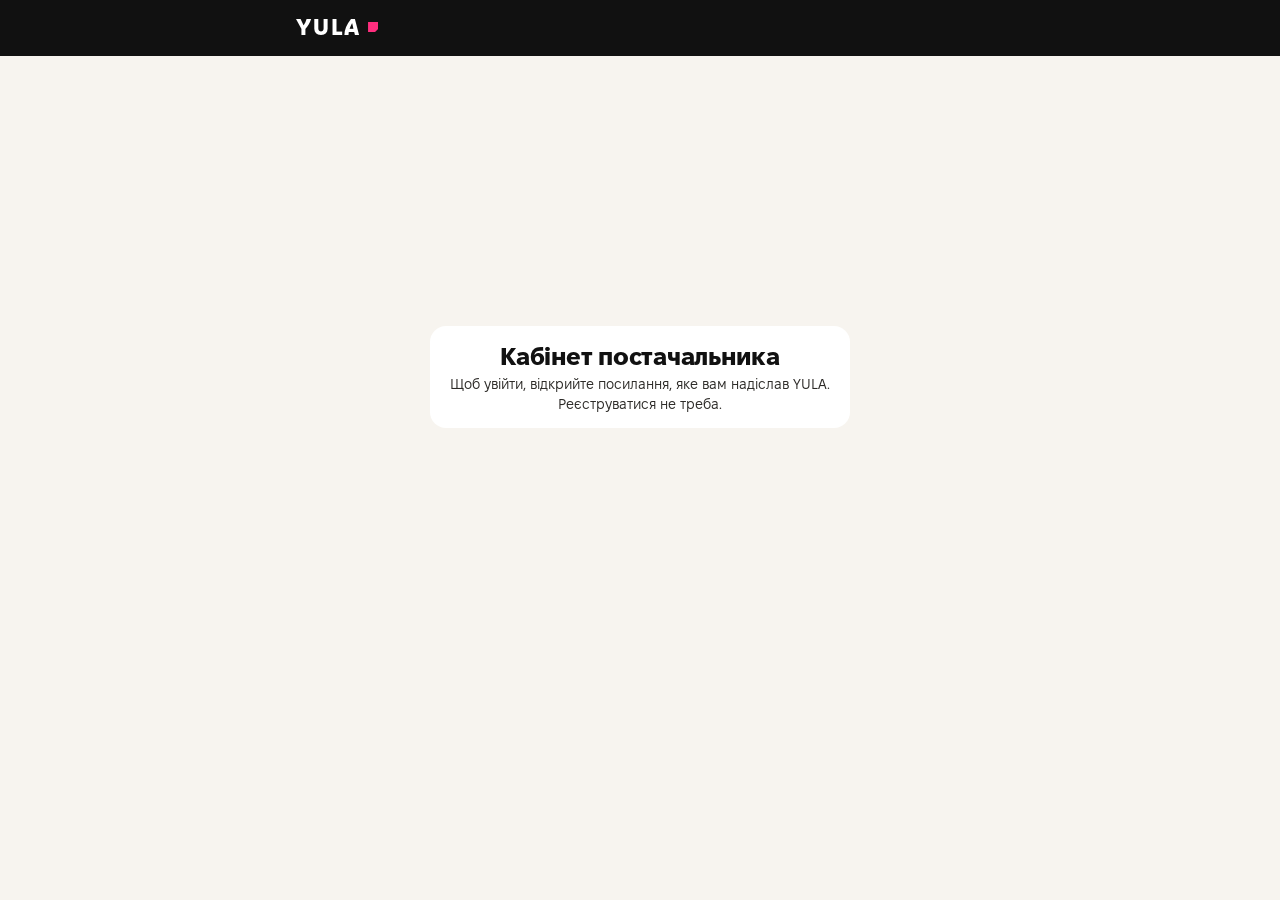
<file: supplier.html>
<!doctype html>
<html lang="uk">
<head>
<meta charset="utf-8">
<meta name="viewport" content="width=device-width,initial-scale=1,viewport-fit=cover">
<meta name="robots" content="noindex,nofollow">
<meta name="referrer" content="no-referrer">
<title>Кабінет постачальника YULA</title>
<link rel="preload" href="fonts/FixelText-Regular.woff2" as="font" type="font/woff2" crossorigin>
<link rel="preload" href="fonts/FixelDisplay-ExtraBold.woff2" as="font" type="font/woff2" crossorigin>
<style>
@font-face{font-family:"Fixel Text";font-weight:400;font-display:swap;src:url("fonts/FixelText-Regular.woff2") format("woff2")}
@font-face{font-family:"Fixel Text";font-weight:500;font-display:swap;src:url("fonts/FixelText-Medium.woff2") format("woff2")}
@font-face{font-family:"Fixel Text";font-weight:600;font-display:swap;src:url("fonts/FixelText-SemiBold.woff2") format("woff2")}
@font-face{font-family:"Fixel Text";font-weight:700;font-display:swap;src:url("fonts/FixelText-Bold.woff2") format("woff2")}
@font-face{font-family:"Fixel Text";font-weight:800;font-display:swap;src:url("fonts/FixelText-ExtraBold.woff2") format("woff2")}
@font-face{font-family:"Fixel Display";font-weight:700;font-display:swap;src:url("fonts/FixelDisplay-Bold.woff2") format("woff2")}
@font-face{font-family:"Fixel Display";font-weight:800 900;font-display:swap;src:url("fonts/FixelDisplay-ExtraBold.woff2") format("woff2")}
:root{--bg:#F7F4EF;--paper:#fff;--ink:#111;--ink2:#2B2926;--muted:#6F6A64;--line:#E6E0D7;--soft:#EFEAE2;--pink:#FF2E7E;--pink-deep:#B8104F;--blush:#FFE4EE;--butter:#FFE14D;--green:#086B47;--green-soft:#E3F3EB;--red:#B42318;--red-soft:#FDECEA;--amber:#8A5A00;--amber-soft:#FFF3D6;
  --f-d:"Fixel Display","Fixel Text",system-ui,sans-serif;--f-b:"Fixel Text",system-ui,-apple-system,"Segoe UI",Roboto,sans-serif;color-scheme:light}
*{box-sizing:border-box}
html{-webkit-text-size-adjust:100%}
body{margin:0;background:var(--bg);color:var(--ink);font:400 15px/1.45 var(--f-b);padding-bottom:calc(84px + env(safe-area-inset-bottom,0px))}
button,input,select,textarea{font:inherit;color:inherit}
button{background:none;border:0;padding:0;cursor:pointer;-webkit-tap-highlight-color:transparent}
[hidden]{display:none!important}
.gut{padding-left:max(16px,env(safe-area-inset-left,0px));padding-right:max(16px,env(safe-area-inset-right,0px))}
.wrap{max-width:720px;margin:0 auto}
header{background:var(--ink);color:#fff;padding-top:calc(12px + env(safe-area-inset-top,0px));padding-bottom:14px;position:sticky;top:0;z-index:20}
.hd{display:flex;align-items:center;gap:10px}
.mark{font:900 22px var(--f-d);letter-spacing:.08em;display:flex;align-items:center;gap:7px;font-feature-settings:"ss01"}
.mark b{width:10px;height:10px;background:var(--pink);clip-path:polygon(0 0,100% 0,100% 70%,70% 100%,0 100%)}
.hd .who{margin-left:auto;text-align:right;min-width:0}
.hd .who b{display:block;font-size:14px;white-space:nowrap;overflow:hidden;text-overflow:ellipsis}
.hd .who small{display:block;font-size:11.5px;opacity:.7}
h1{font:900 24px/1.1 var(--f-d);margin:18px 0 4px;letter-spacing:-.01em;text-wrap:balance}
.lead{margin:0;color:var(--ink2);font-size:14px}
.kpis{display:grid;grid-template-columns:repeat(3,minmax(0,1fr));gap:8px;margin-top:14px}
.kpi{background:var(--paper);border-radius:14px;padding:10px 12px;text-align:left}
.kpi small{display:block;font-size:12px;color:var(--muted);font-weight:600}
.kpi b{font:900 22px var(--f-d)}
.kpi[aria-pressed="true"]{box-shadow:inset 0 0 0 2px var(--ink)}
.kpi.warn b{color:var(--red)}
.search{position:relative;margin-top:12px}
.search input{width:100%;padding:12px 14px;border:0;border-radius:12px;background:var(--paper);font-size:16px}
.card{background:var(--paper);border-radius:16px;padding:14px;margin-top:12px}
.prod{display:grid;grid-template-columns:72px minmax(0,1fr);gap:12px;padding:12px 0;border-top:1px solid var(--line)}
.prod:first-child{border-top:0;padding-top:2px}
.ph{width:72px;height:90px;border-radius:10px;background:var(--soft);object-fit:cover;display:grid;place-items:center;color:var(--muted);font-size:11px;text-align:center}
.prod .t{font-weight:700;font-size:14.5px;line-height:1.25}
.prod .m{font-size:12.5px;color:var(--muted);margin-top:2px}
.szs{display:flex;flex-wrap:wrap;gap:5px;margin-top:8px}
.sz{min-width:44px;padding:6px 8px;border-radius:9px;background:var(--soft);font-size:12.5px;font-weight:700;text-align:center;line-height:1.15}
.sz small{display:block;font-weight:600;color:var(--muted);font-size:11px}
.sz.zero{background:var(--red-soft);color:var(--red)}
.sz.zero small{color:var(--red)}
.pacts{display:flex;gap:8px;margin-top:10px;flex-wrap:wrap}
.btn{display:inline-flex;align-items:center;justify-content:center;gap:6px;min-height:44px;padding:10px 16px;border-radius:12px;background:var(--ink);color:#fff;font-weight:800;font-size:14.5px}
.btn.sm{min-height:38px;padding:7px 12px;font-size:13.5px;border-radius:10px}
.btn.ghost{background:var(--paper);color:var(--ink);box-shadow:inset 0 0 0 1.5px var(--ink)}
.btn.soft{background:var(--soft);color:var(--ink)}
.btn.pink{background:var(--pink);color:var(--ink)}
.btn.block{width:100%}
.btn:disabled{opacity:.45;cursor:default}
.empty{text-align:center;padding:30px 10px;color:var(--ink2)}
.empty b{display:block;font:900 18px var(--f-d);margin-bottom:6px;color:var(--ink)}
nav.tabs{position:fixed;left:0;right:0;bottom:0;background:var(--paper);border-top:1px solid var(--line);display:grid;grid-template-columns:repeat(3,1fr);padding-bottom:env(safe-area-inset-bottom,0px);z-index:30}
nav.tabs button{padding:8px 4px 10px;font-size:12px;font-weight:700;color:var(--muted);display:grid;justify-items:center;gap:2px}
nav.tabs button[aria-current="page"]{color:var(--ink)}
nav.tabs svg{width:24px;height:24px;fill:none;stroke:currentColor;stroke-width:2;stroke-linecap:round;stroke-linejoin:round}
nav.tabs .add{color:var(--ink)}
nav.tabs .add span{width:44px;height:30px;border-radius:10px;background:var(--pink);display:grid;place-items:center}
label.f{display:block;font-size:13px;font-weight:700;color:var(--ink2);margin-bottom:12px}
label.f input,label.f select,label.f textarea{display:block;width:100%;margin-top:5px;padding:11px 12px;border:1.5px solid var(--line);border-radius:11px;background:var(--bg);font-size:16px;font-weight:400}
label.f textarea{min-height:84px;resize:vertical}
label.f input:focus,label.f select:focus,label.f textarea:focus,.qty input:focus{outline:2px solid var(--ink);outline-offset:1px}
.hint{font-size:12.5px;color:var(--muted);font-weight:500;margin-top:4px}
.row2{display:grid;grid-template-columns:minmax(0,1fr) minmax(0,1fr);gap:10px}
.seg{display:grid;grid-auto-flow:column;grid-auto-columns:1fr;gap:4px;background:var(--soft);border-radius:12px;padding:4px;margin-top:5px}
.seg button{padding:9px 4px;border-radius:9px;font-weight:700;font-size:13px}
.seg button[aria-pressed="true"]{background:var(--paper);box-shadow:0 1px 3px rgba(0,0,0,.12)}
.chips{display:flex;flex-wrap:wrap;gap:6px;margin-top:6px}
.chip{padding:7px 11px;border-radius:999px;background:var(--soft);font-weight:700;font-size:13px;min-height:36px}
.chip[aria-pressed="true"]{background:var(--ink);color:#fff}
.sect{font:800 15px var(--f-d);margin:18px 0 8px}
.qty{display:grid;grid-template-columns:repeat(auto-fill,minmax(132px,1fr));gap:8px;margin-top:8px}
.qty label{display:grid;grid-template-columns:auto minmax(0,1fr);align-items:center;gap:8px;background:var(--bg);border-radius:11px;padding:6px 6px 6px 12px;font-weight:800}
.qty input{width:100%;min-width:0;padding:8px;border:1.5px solid var(--line);border-radius:9px;background:var(--paper);font-size:16px;text-align:center}
.stk{display:grid;grid-template-columns:minmax(0,1fr) auto auto auto;align-items:center;gap:6px;padding:8px 0;border-top:1px solid var(--line)}
.stk:first-of-type{border-top:0}
.stk b{font-size:15px}
.stk input{width:64px;padding:8px;border:1.5px solid var(--line);border-radius:9px;text-align:center;font-size:16px}
.stk button{width:44px;height:44px;border-radius:10px;background:var(--soft);font-size:20px;font-weight:800}
.photos{display:grid;grid-template-columns:repeat(4,minmax(0,1fr));gap:8px;margin-top:8px}
.photos figure{margin:0;position:relative;aspect-ratio:3/4;border-radius:10px;overflow:hidden;background:var(--soft)}
.photos img{width:100%;height:100%;object-fit:cover;display:block}
.photos figure button{position:absolute;right:4px;top:4px;width:30px;height:30px;border-radius:50%;background:rgba(17,17,17,.75);color:#fff;font-weight:800;line-height:1}
.photos figure .first{position:absolute;left:4px;bottom:4px;background:var(--butter);border-radius:6px;font-size:10.5px;font-weight:800;padding:2px 6px}
.photos .addp{aspect-ratio:3/4;border-radius:10px;border:1.5px dashed var(--ink);display:grid;place-items:center;font-weight:800;font-size:13px;text-align:center;padding:4px}
.photos .busy{display:grid;place-items:center;font-size:12px;color:var(--muted)}
.err{color:var(--red);font-weight:700;font-size:13.5px;min-height:1px}
.bar{position:sticky;bottom:calc(64px + env(safe-area-inset-bottom,0px));background:linear-gradient(transparent,var(--bg) 30%);padding:18px 0 8px;display:grid;gap:8px;z-index:5}
.sheet-bg{position:fixed;inset:0;background:rgba(17,17,17,.45);z-index:40;display:flex;align-items:flex-end;justify-content:center}
.sheet{background:var(--paper);width:100%;max-width:720px;border-radius:20px 20px 0 0;max-height:88vh;overflow:auto;padding:8px max(16px,env(safe-area-inset-right,0px)) calc(16px + env(safe-area-inset-bottom,0px)) max(16px,env(safe-area-inset-left,0px))}
.grab{width:40px;height:5px;border-radius:3px;background:var(--line);margin:4px auto 10px}
.sheet h3{font:900 19px var(--f-d);margin:4px 0 2px}
.toast{position:fixed;left:50%;bottom:calc(92px + env(safe-area-inset-bottom,0px));transform:translateX(-50%);background:var(--ink);color:#fff;padding:11px 16px;border-radius:12px;font-weight:700;font-size:14px;z-index:60;max-width:calc(100% - 32px);text-align:center}
.note{background:var(--amber-soft);border-radius:12px;padding:10px 12px;font-size:13px;margin-top:12px}
.gate{min-height:70vh;display:grid;place-items:center;text-align:center}
.gate .card{max-width:420px}
@media (min-width:720px){.kpis{gap:12px}}
</style>
</head>
<body>
<header><div class="wrap gut hd"><div class="mark">YULA<b></b></div><div class="who" id="who"></div></div></header>
<main class="wrap gut" id="main"><div class="gate"><p>Завантаження…</p></div></main>
<nav class="tabs" id="tabs" hidden aria-label="Розділи">
 <button type="button" data-tab="list" aria-current="page"><svg viewBox="0 0 24 24"><path d="M4 6h16M4 12h16M4 18h10"/></svg>Товари</button>
 <button type="button" data-tab="new" class="add"><span><svg viewBox="0 0 24 24"><path d="M12 5v14M5 12h14"/></svg></span>Додати</button>
 <button type="button" data-tab="me"><svg viewBox="0 0 24 24"><circle cx="12" cy="8" r="4"/><path d="M4 21c1.5-4 4.5-6 8-6s6.5 2 8 6"/></svg>Профіль</button>
</nav>
<script>
"use strict";
const CATS=["Худі та зіпки","Світшоти","Светри й кофти","Лонгсліви","Футболки","Поло","Сорочки","Майки","Топи","Костюми","Комплекти","Штани","Джинси","Легінси","Шорти","Сукні","Спідниці","Куртки","Пальта","Жилети","Комбінезони","Термобілизна","Дім і сон","Білизна","Купальники","Шкарпетки","Кросівки й кеди","Черевики","Тапочки й сандалі","Сумки","Рюкзаки","Шапки й аксесуари","Інше"];
const AUD=[["women","Жінкам"],["men","Чоловікам"],["uni","Унісекс"],["kids","Дітям"]];
const SIZESETS=[["Літерні",["XS","S","M","L","XL","XXL","3XL","4XL"]],["Подвійні",["XS-S","M-L","XL-XXL"]],["Числові",["42","44","46","48","50","52","54","56"]],["Взуття",["36","37","38","39","40","41","42","43","44","45"]],["Дитячі (зріст)",["110","116","122","128","134","140","146","152","158","164"]],["Один розмір",["Один"]]];
const LOW=3,TK="yula_sup_token";
const $=s=>document.querySelector(s);
const esc=s=>String(s??"").replace(/[&<>"']/g,c=>({"&":"&amp;","<":"&lt;",">":"&gt;",'"':"&quot;","'":"&#39;"}[c]));
const uah=n=>Math.round(n).toLocaleString("uk-UA").replace(/[\s ]/g," ")+" ₴";
const ago=t=>{if(!t)return"ще не було";const d=Math.floor(Date.now()/1000-t);return d<90?"щойно":d<3600?Math.round(d/60)+" хв тому":d<86400?Math.round(d/3600)+" год тому":new Date(t*1000).toLocaleDateString("uk-UA",{day:"numeric",month:"long"})};
let TOKEN="",ME=null,PRODS=[],VIEW="list",FILTER="all",Q="",EDIT=null,DRAFT=null,BUSY=false;

/* the token comes in the invite link (#t=...) and then stays only in this browser */
function readToken(){
  const m=location.hash.match(/(?:^#|&)t=([A-Za-z0-9_-]{20,})/);
  if(m){TOKEN=m[1];try{localStorage.setItem(TK,TOKEN)}catch(e){}history.replaceState(null,"",location.pathname)}
  else{try{TOKEN=localStorage.getItem(TK)||""}catch(e){TOKEN=""}}
}
async function api(path,opt={}){
  const o={method:opt.method||"GET",headers:{"X-Sup-Token":TOKEN},cache:"no-store"};
  if(opt.json!==undefined){o.body=JSON.stringify(opt.json);o.headers["Content-Type"]="application/json"}
  if(opt.blob){o.body=opt.blob;o.headers["Content-Type"]=opt.blob.type||"image/jpeg"}
  let r;try{r=await fetch("/api/"+path,o)}catch(e){throw new Error("Немає зв’язку з сервером. Перевірте інтернет")}
  let d=null;try{d=await r.json()}catch(e){}
  if(!r.ok){const er=new Error((d&&d.error)||"Помилка "+r.status);er.status=r.status;throw er}
  return d;
}
let tt=null;function toast(t){let el=$(".toast");if(!el){el=document.createElement("div");el.className="toast";el.setAttribute("role","status");document.body.appendChild(el)}el.textContent=t;clearTimeout(tt);tt=setTimeout(()=>el.remove(),2600)}

function gate(title,text){$("#tabs").hidden=true;$("#who").innerHTML="";$("#main").innerHTML=`<div class="gate"><div class="card"><h1 style="margin-top:4px">${title}</h1><p class="lead">${text}</p></div></div>`}

async function boot(){
  readToken();
  if(!TOKEN)return gate("Кабінет постачальника","Щоб увійти, відкрийте посилання, яке вам надіслав YULA. Реєструватися не треба.");
  try{[ME,PRODS]=await Promise.all([api("sup/me"),api("sup/products")])}
  catch(e){if(e.status===401||e.status===403){try{localStorage.removeItem(TK)}catch(x){}return gate("Не вдалося увійти",esc(e.message))}return gate("Немає зв’язку",esc(e.message)+'<br><br><button class="btn" type="button" onclick="location.reload()">Спробувати ще раз</button>')}
  $("#tabs").hidden=false;go(PRODS.length?"list":"new");
}
const total=p=>Object.values(p.sizes).reduce((a,b)=>a+b,0);
const status=p=>{const t=total(p);return !t?"out":Object.values(p.sizes).some(q=>q>0&&q<=LOW)||t<=LOW?"low":"ok"};

function go(v,id){
  VIEW=v;EDIT=id??null;if(v!=="new"&&v!=="edit")DRAFT=null;
  document.querySelectorAll("#tabs [data-tab]").forEach(b=>b.toggleAttribute("aria-current",b.dataset.tab===(v==="edit"?"new":v)));
  document.querySelectorAll("#tabs [data-tab]").forEach(b=>{if(b.hasAttribute("aria-current"))b.setAttribute("aria-current","page")});
  render();window.scrollTo(0,0);
}
function render(){
  $("#who").innerHTML=ME?`<b>${esc(ME.name)}</b><small>кабінет постачальника</small>`:"";
  $("#main").innerHTML=VIEW==="me"?vMe():VIEW==="list"?vList():vForm();
  if(VIEW==="new"||VIEW==="edit")bindForm();
}

/* ---------- list ---------- */
function vList(){
  const c={all:PRODS.length,low:PRODS.filter(p=>status(p)==="low").length,out:PRODS.filter(p=>status(p)==="out").length};
  const q=Q.toLowerCase(),list=PRODS.filter(p=>(FILTER==="all"||status(p)===FILTER)&&(!q||(p.title+" "+p.color+" "+p.code+" "+p.cat).toLowerCase().includes(q)));
  return `<h1>Ваші товари</h1><p class="lead">Що тут змінюєте, те YULA бачить: ціни й залишки оновлюються на сайті автоматично.</p>
   <div class="kpis">
    <button class="kpi" type="button" data-f="all" aria-pressed="${FILTER==="all"}"><small>Усього</small><b>${c.all}</b></button>
    <button class="kpi${c.low?" warn":""}" type="button" data-f="low" aria-pressed="${FILTER==="low"}"><small>Закінчуються</small><b>${c.low}</b></button>
    <button class="kpi${c.out?" warn":""}" type="button" data-f="out" aria-pressed="${FILTER==="out"}"><small>Немає</small><b>${c.out}</b></button>
   </div>
   ${PRODS.length>6?`<div class="search"><input id="q" type="search" placeholder="Пошук за назвою, кольором, артикулом" value="${esc(Q)}" aria-label="Пошук товарів"></div>`:""}
   <div class="card">${list.length?list.map(prodRow).join(""):PRODS.length?`<div class="empty"><b>Нічого не знайшли</b>Змініть пошук або фільтр</div>`:`<div class="empty"><b>Товарів ще немає</b>Додайте перший: фото, ціну дропу й розміри з кількістю.<br><br><button class="btn pink" type="button" data-tab="new">Додати товар</button></div>`}</div>`;
}
function prodRow(p){
  return `<div class="prod">${p.photos[0]?`<img class="ph" src="/media/${esc(p.photos[0])}" alt="" loading="lazy">`:`<div class="ph">без фото</div>`}
   <div style="min-width:0"><div class="t">${esc(p.title)}${p.color?", "+esc(p.color):""}</div>
    <div class="m">${uah(p.price)} · ${esc(p.cat)}${p.code?" · "+esc(p.code):""} · оновлено ${ago(p.updated)}</div>
    <div class="szs">${Object.entries(p.sizes).map(([z,q])=>`<span class="sz${q?"":" zero"}">${esc(z)}<small>${q?q+" шт":"немає"}</small></span>`).join("")}</div>
    <div class="pacts"><button class="btn sm" type="button" data-stock="${p.id}">Залишки</button><button class="btn sm soft" type="button" data-edit="${p.id}">Змінити</button><button class="btn sm soft" type="button" data-copy="${p.id}">Ще колір</button></div>
   </div></div>`;
}

/* ---------- quick stock ---------- */
function stockSheet(id){
  const p=PRODS.find(x=>x.id===id);if(!p)return;const S={...p.sizes};
  const bg=document.createElement("div");bg.className="sheet-bg";
  const draw=()=>{bg.innerHTML=`<div class="sheet" role="dialog" aria-modal="true" aria-label="Залишки"><div class="grab"></div><h3>${esc(p.title)}${p.color?", "+esc(p.color):""}</h3><p class="lead" style="font-size:13px">Скільки штук кожного розміру зараз є</p>
    <div style="margin-top:10px">${Object.keys(S).map(z=>`<div class="stk"><b>${esc(z)}</b><button type="button" data-d="-1" data-z="${esc(z)}" aria-label="Менше ${esc(z)}">−</button><input inputmode="numeric" data-q="${esc(z)}" value="${S[z]}" aria-label="Кількість ${esc(z)}"><button type="button" data-d="1" data-z="${esc(z)}" aria-label="Більше ${esc(z)}">+</button></div>`).join("")}</div>
    <div style="display:grid;gap:8px;margin-top:14px"><button class="btn pink block" type="button" data-save>Зберегти</button><button class="btn soft block" type="button" data-zero>Усе закінчилось</button><button class="btn ghost block" type="button" data-close>Скасувати</button></div></div>`};
  draw();document.body.appendChild(bg);document.body.style.overflow="hidden";
  const close=()=>{bg.remove();document.body.style.overflow=""};
  bg.addEventListener("input",e=>{const z=e.target.dataset.q;if(z!=null){S[z]=Math.max(0,parseInt(e.target.value.replace(/\D/g,""))||0)}});
  bg.addEventListener("click",async e=>{
    if(e.target===bg||e.target.closest("[data-close]"))return close();
    const b=e.target.closest("[data-d]");if(b){const z=b.dataset.z;S[z]=Math.max(0,(S[z]||0)+(+b.dataset.d));bg.querySelector(`[data-q="${CSS.escape(z)}"]`).value=S[z];return}
    if(e.target.closest("[data-zero]")){Object.keys(S).forEach(z=>S[z]=0);draw();return}
    if(e.target.closest("[data-save]")){const btn=e.target.closest("[data-save]");btn.disabled=true;
      try{const r=await api(`sup/products/${p.id}/stock`,{method:"PATCH",json:{sizes:S}});Object.assign(p,r);close();render();toast("Залишки збережено")}catch(x){btn.disabled=false;toast(x.message)}}
  });
}

/* ---------- product form ---------- */
const blank=()=>({title:"",color:"",cat:"",aud:"",price:"",sizes:{},material:"",descr:"",code:"",photos:[]});
function vForm(){
  if(!DRAFT){const p=EDIT!=null&&PRODS.find(x=>x.id===EDIT);DRAFT=p?JSON.parse(JSON.stringify(p)):blank()}
  const d=DRAFT,ed=VIEW==="edit";
  return `<h1>${ed?"Змінити товар":"Новий товар"}</h1><p class="lead">${ed?"Зміни з’являться на сайті після наступного оновлення YULA.":"Один колір — один товар. Інші кольори додасте кнопкою «Ще колір»."}</p>
  <form id="pf" novalidate>
   <div class="card">
    <div class="sect" style="margin-top:2px">Фото</div>
    <div class="photos" id="photos"></div>
    <p class="hint" id="phWarn" hidden style="color:var(--amber);font-weight:700">Додайте ще хоча б одне фото: з одним фото YULA перевіряє товар вручну, і він з’являється на сайті пізніше.</p>
    <p class="hint">Перше фото — головне. Річ цілком, при денному світлі, без чужих логотипів і водяних знаків. До 8 фото.</p>
    <input type="file" id="pfile" accept="image/*" multiple hidden>
   </div>
   <div class="card">
    <label class="f">Назва<input id="fTitle" maxlength="120" value="${esc(d.title)}" placeholder="Худі оверсайз на флісі" autocomplete="off"><span class="hint">Без кольору й розміру — їх вкажете нижче</span></label>
    <div class="row2"><label class="f">Колір<input id="fColor" maxlength="60" value="${esc(d.color)}" placeholder="чорний" autocomplete="off"></label>
     <label class="f">Ціна дропу, ₴<input id="fPrice" inputmode="numeric" value="${esc(d.price)}" placeholder="420" autocomplete="off"><span class="hint">Скільки платить YULA</span></label></div>
    <label class="f">Категорія<select id="fCat"><option value="">Оберіть…</option>${CATS.map(c=>`<option ${c===d.cat?"selected":""}>${c}</option>`).join("")}</select></label>
    <div class="f" style="font-size:13px;font-weight:700;color:var(--ink2);margin-bottom:12px">Для кого<div class="seg" id="fAud">${AUD.map(([k,l])=>`<button type="button" data-aud="${k}" aria-pressed="${d.aud===k}">${l}</button>`).join("")}</div></div>
   </div>
   <div class="card">
    <div class="sect" style="margin-top:2px">Розміри й кількість</div>
    <div class="hint" style="margin-top:0">Натисніть розміри, які є, і вкажіть, скільки штук</div>
    ${SIZESETS.map(([n,zs])=>`<div class="hint" style="margin-top:10px;font-weight:700;color:var(--ink2)">${n}</div><div class="chips">${zs.map(z=>`<button class="chip" type="button" data-z="${z}" aria-pressed="${z in d.sizes}">${z}</button>`).join("")}</div>`).join("")}
    <div class="row2" style="margin-top:10px;align-items:end"><label class="f" style="margin:0">Свій розмір<input id="fOwn" maxlength="20" placeholder="напр. 48-50" autocomplete="off"></label><button class="btn soft" type="button" id="addOwn">Додати</button></div>
    <div class="qty" id="qty"></div>
   </div>
   <div class="card">
    <div class="row2"><label class="f">Матеріал<input id="fMat" maxlength="120" value="${esc(d.material)}" placeholder="бавовна 80%, поліестер 20%" autocomplete="off"></label>
     <label class="f">Артикул<input id="fCode" maxlength="40" value="${esc(d.code)}" placeholder="необов’язково" autocomplete="off"></label></div>
    <label class="f" style="margin-bottom:0">Опис<textarea id="fDescr" maxlength="2000" placeholder="Посадка, тканина, заміри в сантиметрах: довжина, ширина в грудях">${esc(d.descr)}</textarea></label>
   </div>
   <div class="err" id="fErr" role="alert" style="margin-top:12px"></div>
   <div class="bar"><button class="btn pink block" type="submit" id="fSave">${ed?"Зберегти зміни":"Зберегти товар"}</button>
    ${ed?`<div class="row2"><button class="btn ghost" type="button" id="fCopy">Ще колір</button><button class="btn soft" type="button" id="fDel">Видалити</button></div>`:`<button class="btn ghost block" type="button" id="fMore">Зберегти й додати інший колір</button>`}</div>
  </form>`;
}
function syncDraft(){const d=DRAFT,v=id=>($("#"+id)||{}).value;if(!$("#pf"))return;
  d.title=v("fTitle").trim();d.color=v("fColor").trim();d.cat=v("fCat");d.price=v("fPrice").replace(/[^\d]/g,"");d.material=v("fMat").trim();d.code=v("fCode").trim();d.descr=v("fDescr").trim();
  document.querySelectorAll("#qty input").forEach(i=>{d.sizes[i.dataset.q]=Math.max(0,parseInt(i.value.replace(/\D/g,""))||0)})}
function drawQty(){const d=DRAFT,ks=Object.keys(d.sizes);
  $("#qty").innerHTML=ks.length?ks.map(z=>`<label>${esc(z)}<input inputmode="numeric" data-q="${esc(z)}" value="${d.sizes[z]||""}" placeholder="0" aria-label="Кількість ${esc(z)}"></label>`).join(""):`<div class="hint">Розміри ще не обрано</div>`}
function drawPhotos(busy=0){const d=DRAFT;
  $("#photos").innerHTML=d.photos.map((f,k)=>`<figure><img src="/media/${esc(f)}" alt="Фото ${k+1}">${k===0?'<span class="first">Головне</span>':""}<button type="button" data-rmph="${k}" aria-label="Видалити фото ${k+1}">×</button>${k?`<button type="button" data-mainph="${k}" aria-label="Зробити головним" style="left:4px;right:auto;bottom:4px;top:auto;width:auto;border-radius:6px;padding:2px 6px;font-size:10.5px">Головне</button>`:""}</figure>`).join("")
   +Array.from({length:busy},()=>`<figure class="busy">Завантажую…</figure>`).join("")
   +(d.photos.length+busy<8?`<button class="addp" type="button" id="addPh">+ Фото</button>`:"");
  const w=$("#phWarn");if(w)w.hidden=!(d.photos.length===1&&!busy)}
/* shrink photos on the phone before upload: 1400 px, JPEG */
function shrink(file){return new Promise((res,rej)=>{const u=URL.createObjectURL(file),im=new Image();
  im.onload=()=>{const k=Math.min(1,1400/Math.max(im.naturalWidth,im.naturalHeight)),c=document.createElement("canvas");c.width=Math.round(im.naturalWidth*k);c.height=Math.round(im.naturalHeight*k);
    const x=c.getContext("2d");x.fillStyle="#fff";x.fillRect(0,0,c.width,c.height);x.drawImage(im,0,0,c.width,c.height);URL.revokeObjectURL(u);c.toBlob(b=>b?res(b):rej(new Error("Не вдалося обробити фото")),"image/jpeg",.84)};
  im.onerror=()=>{URL.revokeObjectURL(u);rej(new Error("Цей файл не схожий на фото"))};im.src=u})}
async function upload(files){
  const d=DRAFT,room=8-d.photos.length,list=[...files].slice(0,room);if(!list.length)return;
  let left=list.length;drawPhotos(left);
  for(const f of list){try{const b=await shrink(f),r=await api("sup/photos",{method:"POST",blob:b});d.photos.push(r.file)}catch(e){toast(e.message)}left--;drawPhotos(left)}
}
function bindForm(){
  drawQty();drawPhotos();
  const f=$("#pf"),fi=$("#pfile");
  f.addEventListener("click",e=>{const b=e.target.closest("button");if(!b)return;
    if(b.id==="addPh"){fi.click();return}
    if(b.dataset.rmph!=null){DRAFT.photos.splice(+b.dataset.rmph,1);drawPhotos();return}
    if(b.dataset.mainph!=null){const k=+b.dataset.mainph,[x]=DRAFT.photos.splice(k,1);DRAFT.photos.unshift(x);drawPhotos();return}
    if(b.dataset.aud){DRAFT.aud=b.dataset.aud;f.querySelectorAll("[data-aud]").forEach(x=>x.setAttribute("aria-pressed",x===b));return}
    if(b.dataset.z){syncDraft();const z=b.dataset.z;if(z in DRAFT.sizes)delete DRAFT.sizes[z];else DRAFT.sizes[z]=0;b.setAttribute("aria-pressed",z in DRAFT.sizes);drawQty();return}
    if(b.id==="addOwn"){syncDraft();const z=$("#fOwn").value.trim().slice(0,20);if(z&&!(z in DRAFT.sizes)){DRAFT.sizes[z]=0;drawQty()}$("#fOwn").value="";return}
    if(b.id==="fMore"){save(true);return}
    if(b.id==="fCopy"){syncDraft();copyColor(DRAFT);return}
    if(b.id==="fDel"){delSheet();return}
  });
  fi.onchange=()=>{upload(fi.files);fi.value="";$("#fErr").textContent=""};
  f.addEventListener("input",()=>{const e=$("#fErr");if(e&&e.textContent)e.textContent=""});
  f.addEventListener("submit",e=>{e.preventDefault();save(false)});
}
function check(d){
  if(!d.photos.length)return"Додайте хоча б одне фото";
  if(!d.title)return"Вкажіть назву";
  if(!d.price||+d.price<10)return"Вкажіть ціну дропу";
  if(!d.cat)return"Оберіть категорію";
  if(!d.aud)return"Оберіть, для кого товар";
  if(!Object.keys(d.sizes).length)return"Оберіть хоча б один розмір";
  return"";
}
async function save(more){
  if(BUSY)return;syncDraft();const d=DRAFT,er=check(d);$("#fErr").textContent=er;if(er)return;
  BUSY=true;const btn=$("#fSave");btn.disabled=true;
  try{const body={title:d.title,color:d.color,cat:d.cat,aud:d.aud,price:+d.price,sizes:d.sizes,material:d.material,descr:d.descr,code:d.code,photos:d.photos};
    const r=VIEW==="edit"?await api("sup/products/"+EDIT,{method:"PUT",json:body}):await api("sup/products",{method:"POST",json:body});
    const i=PRODS.findIndex(x=>x.id===r.id);if(i>=0)PRODS[i]=r;else PRODS.unshift(r);
    if(more){copyColor(r);toast("Збережено. Тепер інший колір")}else{go("list");toast("Збережено")}}
  catch(e){$("#fErr").textContent=e.message}
  finally{BUSY=false;const b=$("#fSave");if(b)b.disabled=false}
}
function copyColor(p){DRAFT={...JSON.parse(JSON.stringify(p)),id:undefined,color:"",photos:[],sizes:Object.fromEntries(Object.keys(p.sizes).map(z=>[z,0]))};VIEW="new";EDIT=null;
  document.querySelectorAll("#tabs [data-tab]").forEach(b=>b.dataset.tab==="new"?b.setAttribute("aria-current","page"):b.removeAttribute("aria-current"));render();window.scrollTo(0,0);setTimeout(()=>{const c=$("#fColor");if(c)c.focus()},50)}
function delSheet(){
  const bg=document.createElement("div");bg.className="sheet-bg";
  bg.innerHTML=`<div class="sheet" role="dialog" aria-modal="true"><div class="grab"></div><h3>Видалити товар?</h3><p class="lead">Він зникне з сайту YULA після наступного оновлення. Якщо товар просто закінчився, краще поставте залишок 0 — тоді його легко повернути.</p>
   <div style="display:grid;gap:8px;margin-top:14px"><button class="btn block" type="button" data-close>Залишити</button><button class="btn soft block" type="button" data-yes>Так, видалити</button></div></div>`;
  document.body.appendChild(bg);
  bg.addEventListener("click",async e=>{if(e.target===bg||e.target.closest("[data-close]"))return bg.remove();
    if(e.target.closest("[data-yes]")){try{await api("sup/products/"+EDIT,{method:"DELETE"});PRODS=PRODS.filter(x=>x.id!==EDIT);bg.remove();go("list");toast("Видалено")}catch(x){toast(x.message)}}});
}

/* ---------- profile ---------- */
function vMe(){const m=ME;
  return `<h1>Профіль</h1><p class="lead">YULA бачить ці дані, коли передає вам замовлення.</p>
   <form id="mf" class="card" novalidate>
    <label class="f">Телефон менеджера<input id="mPhone" type="tel" maxlength="30" value="${esc(m.phone)}" placeholder="+380 67 123 45 67" autocomplete="tel"></label>
    <label class="f">Telegram<input id="mTg" maxlength="60" value="${esc(m.tg)}" placeholder="@manager" autocomplete="off"></label>
    <label class="f">Як і коли відправляєте<textarea id="mShip" maxlength="300" placeholder="Нова пошта, щодня до 17:00. Замовлення після 17:00 — наступного дня">${esc(m.ship_note)}</textarea></label>
    <label class="f">Повернення й обмін<textarea id="mRet" maxlength="300" placeholder="14 днів, обмін розміру за рахунок покупця">${esc(m.ret_note)}</textarea></label>
    <div class="err" id="mErr" role="alert"></div>
    <button class="btn pink block" type="submit">Зберегти</button>
   </form>
   <div class="note">Посилання на кабінет — це ваш ключ. Не пересилайте його іншим людям. Якщо воно потрапило до сторонніх, попросіть у YULA нове: старе одразу перестане працювати.</div>
   <button class="btn ghost block" type="button" id="logout" style="margin-top:12px">Вийти з цього пристрою</button>`;
}

/* ---------- events ---------- */
document.addEventListener("click",e=>{
  const b=e.target.closest("button");if(!b)return;
  if(b.dataset.tab){if(b.dataset.tab==="new"){DRAFT=null;go("new")}else go(b.dataset.tab);return}
  if(b.dataset.f){FILTER=b.dataset.f;render();return}
  if(b.dataset.stock){stockSheet(+b.dataset.stock);return}
  if(b.dataset.edit){DRAFT=null;go("edit",+b.dataset.edit);return}
  if(b.dataset.copy){copyColor(PRODS.find(x=>x.id===+b.dataset.copy));return}
  if(b.id==="logout"){try{localStorage.removeItem(TK)}catch(x){}TOKEN="";gate("Ви вийшли","Щоб увійти знову, відкрийте посилання від YULA.");return}
});
document.addEventListener("input",e=>{if(e.target.id==="q"){Q=e.target.value;const pos=e.target.selectionStart;render();const q=$("#q");if(q){q.focus();q.setSelectionRange(pos,pos)}}});
document.addEventListener("submit",async e=>{if(e.target.id!=="mf")return;e.preventDefault();
  const v=id=>$("#"+id).value.trim();
  try{ME=await api("sup/me",{method:"PUT",json:{phone:v("mPhone"),tg:v("mTg"),ship_note:v("mShip"),ret_note:v("mRet")}});toast("Збережено")}catch(x){$("#mErr").textContent=x.message}});
window.addEventListener("beforeunload",e=>{if((VIEW==="new"||VIEW==="edit")&&DRAFT&&(DRAFT.title||DRAFT.photos.length)&&!BUSY){syncDraft();if(VIEW==="new"&&(DRAFT.title||DRAFT.photos.length)){e.preventDefault();e.returnValue=""}}});
boot();
</script>
</body>
</html>
</file>
